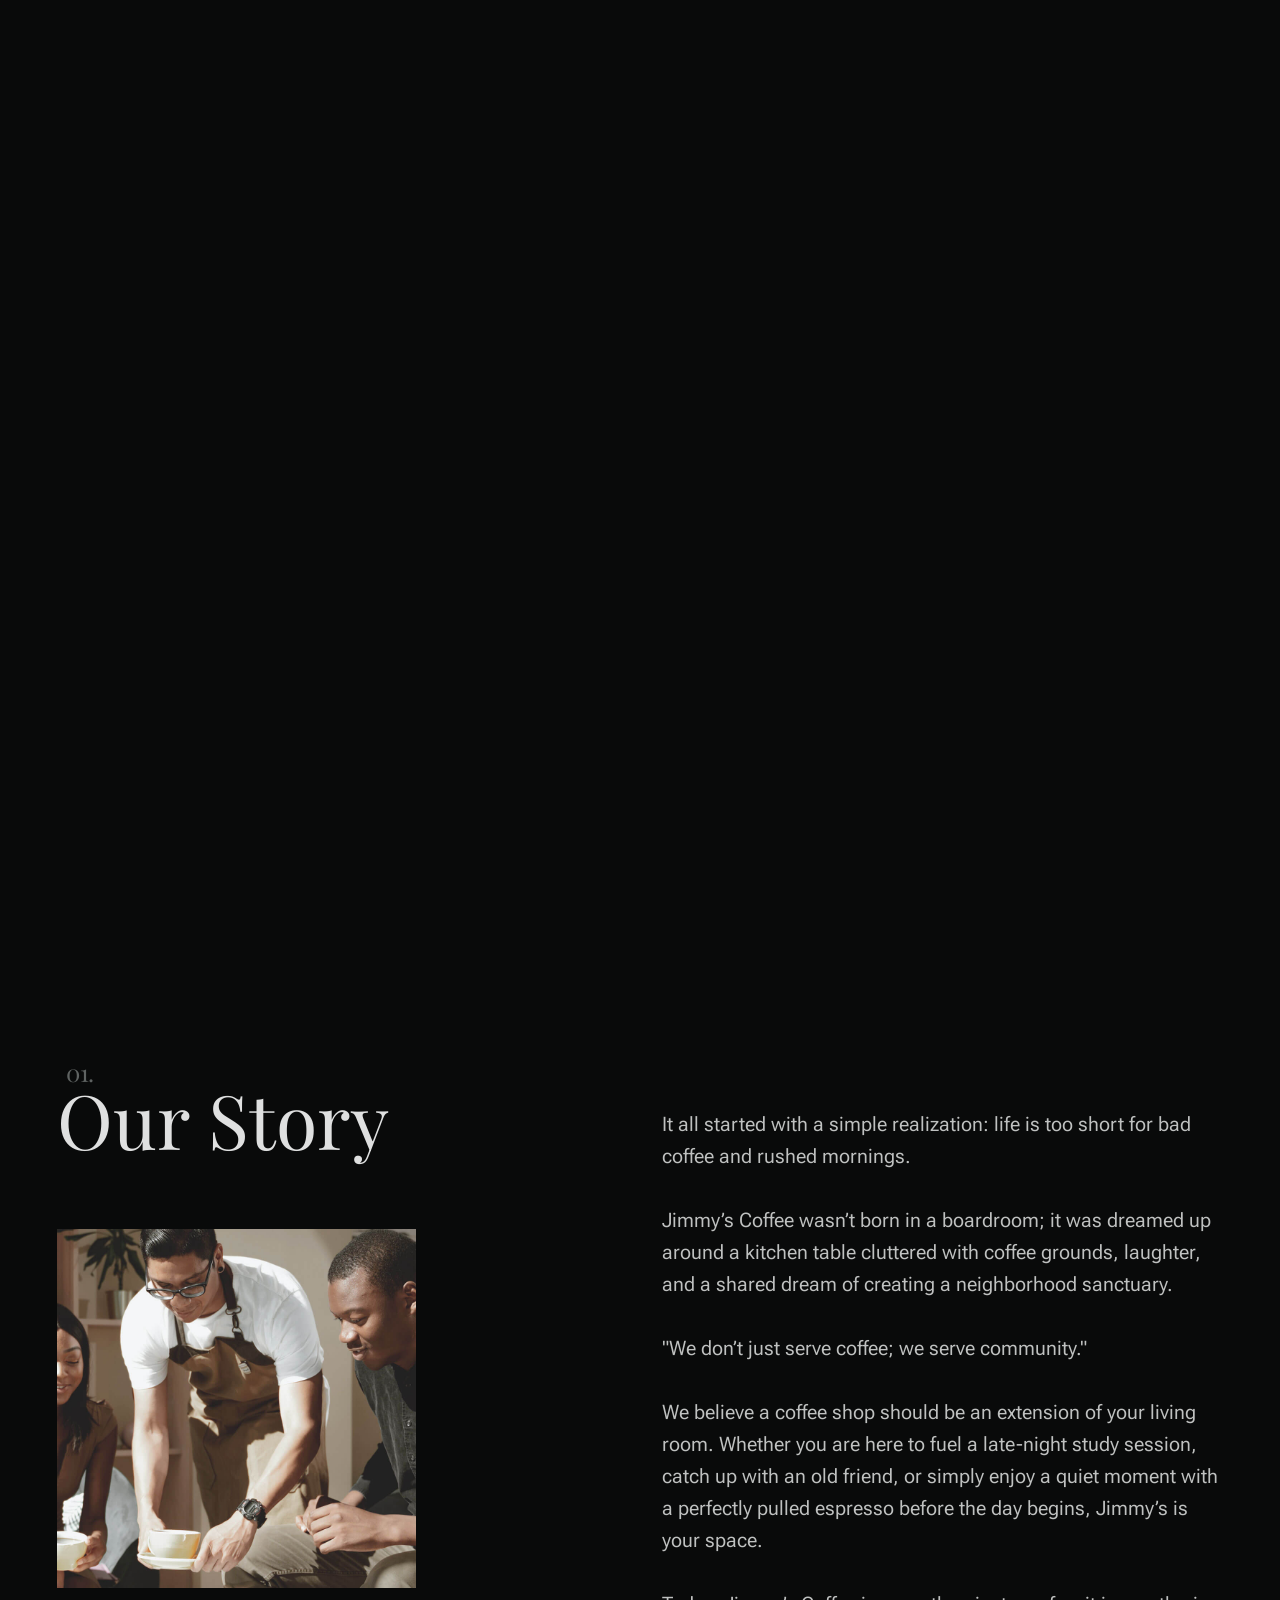
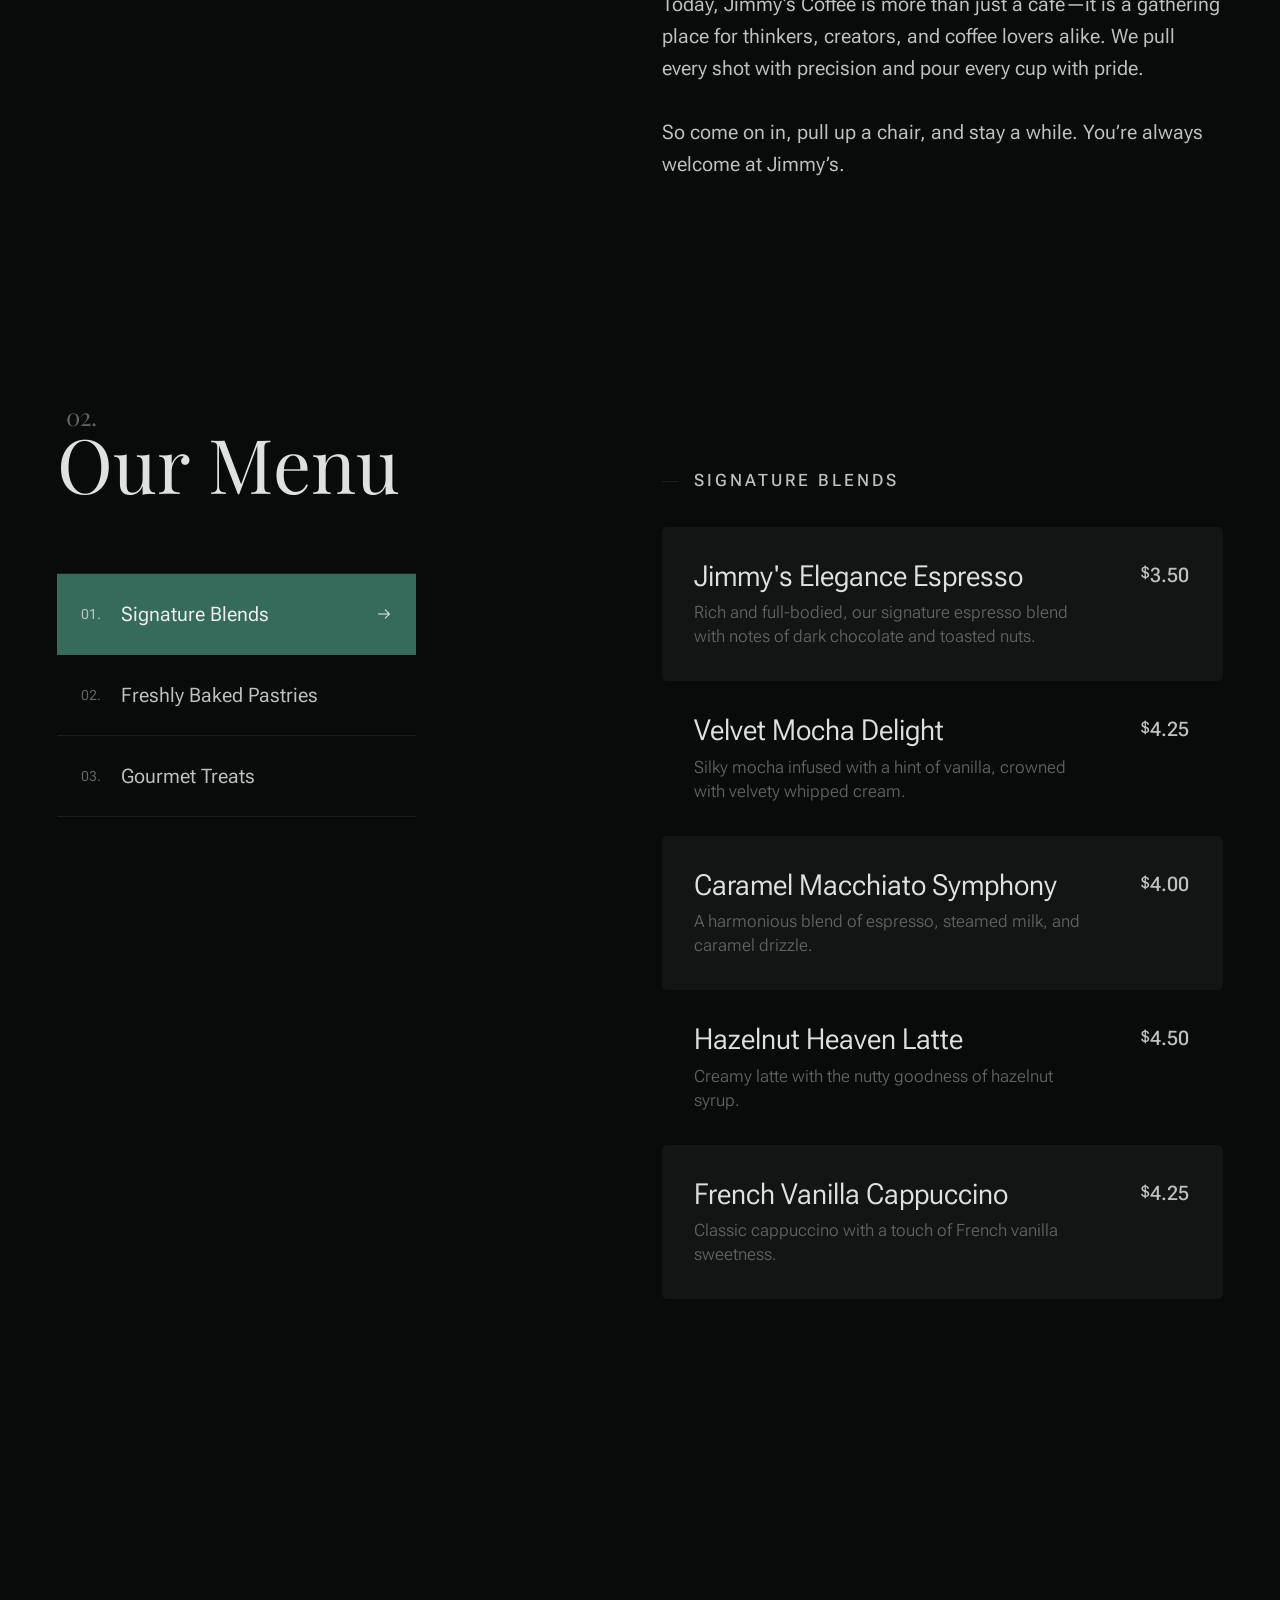
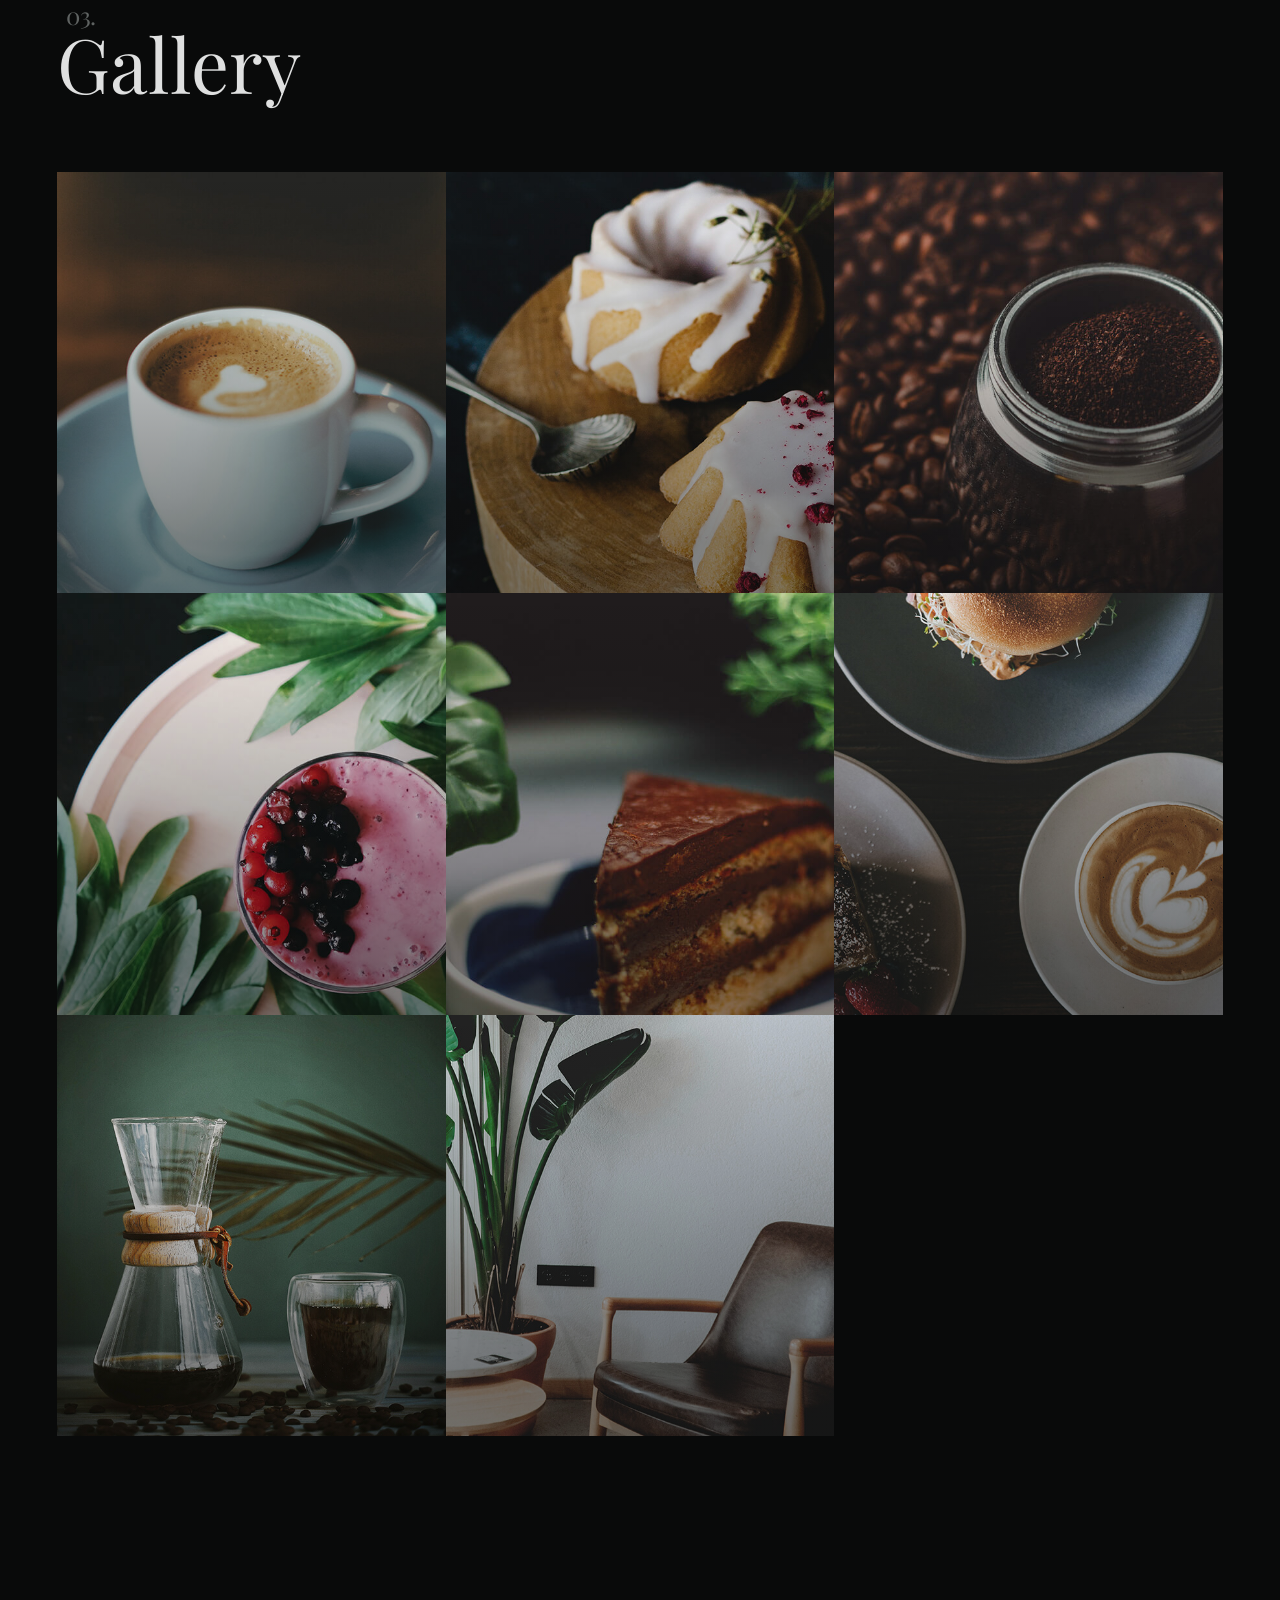
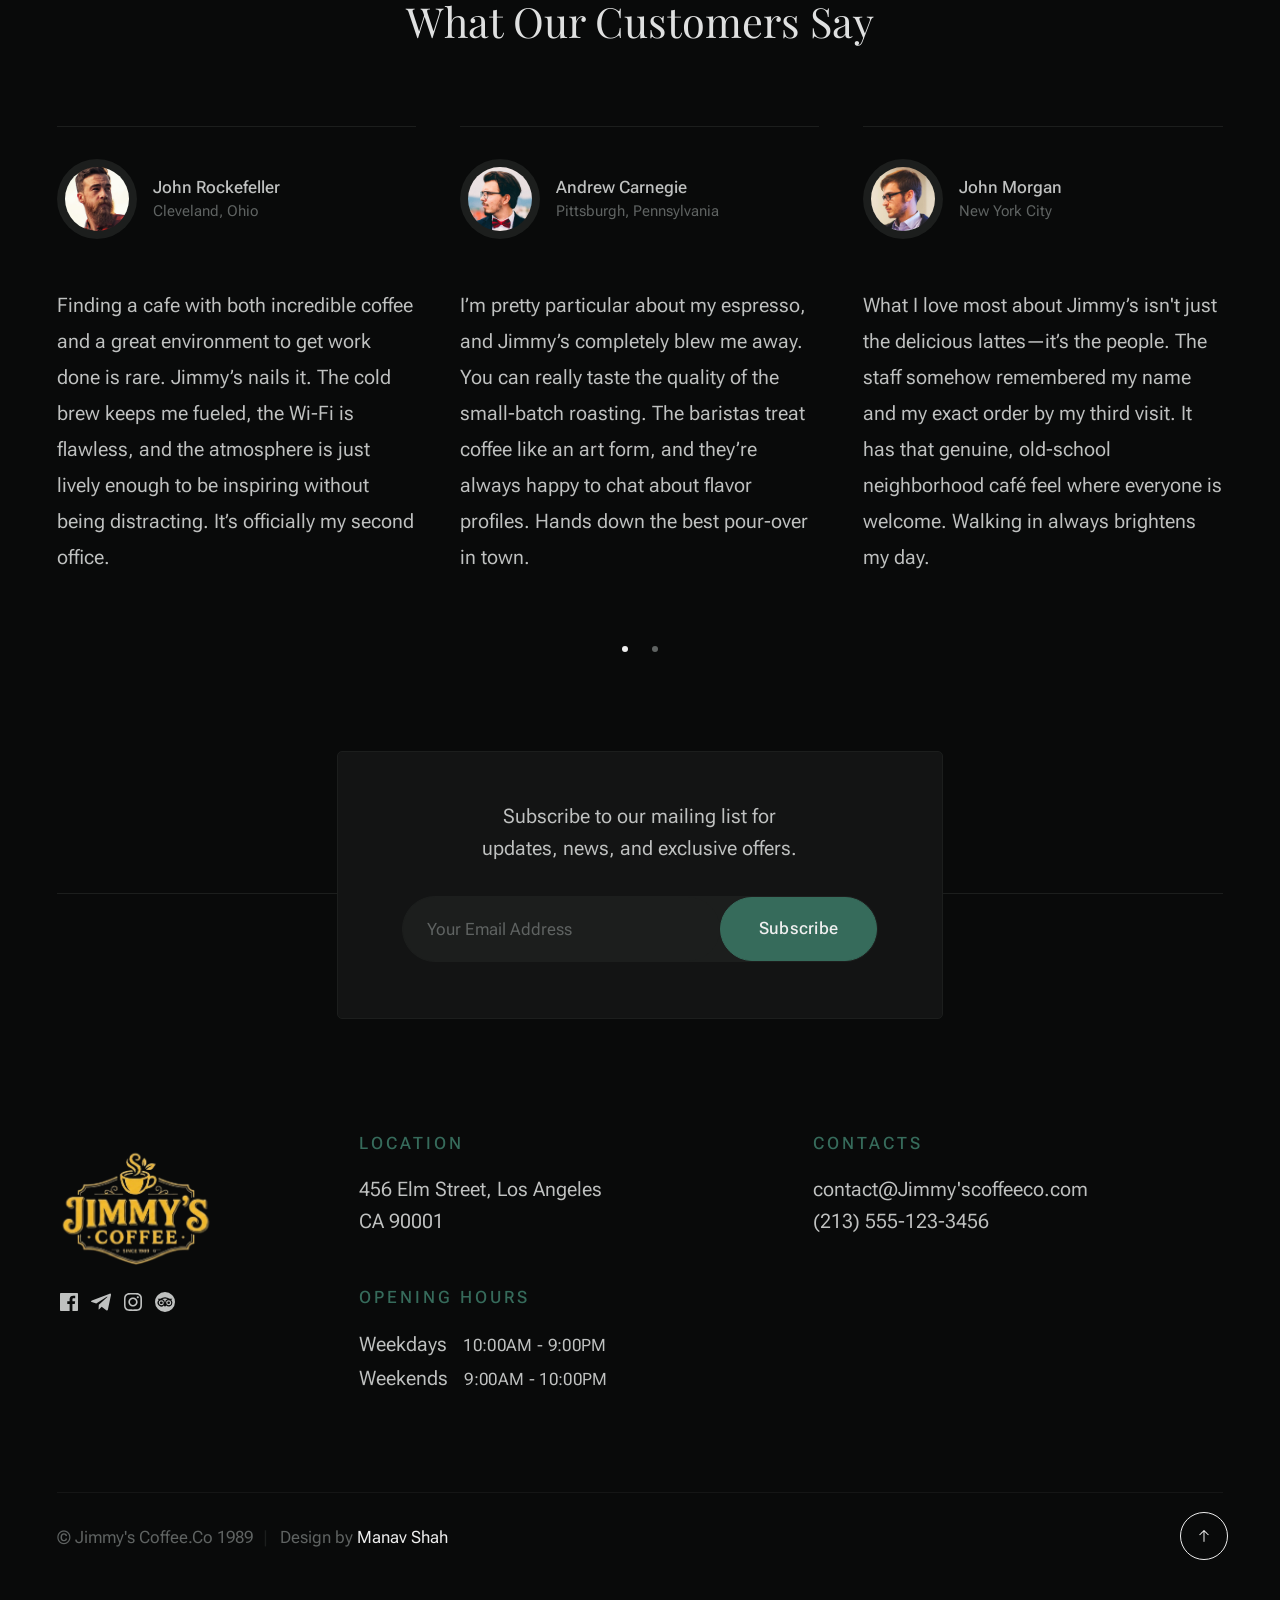
<file: Jimmy's Coffee/Index.html>
<!DOCTYPE html>
<html lang="en" class="no-js" >
<head>

    <!--- basic page needs
    ================================================== -->
    <meta charset="utf-8">
    <meta name="viewport" content="width=device-width, initial-scale=1">
    <title>Jimmy's Coffee.Co</title>

    <script>
        document.documentElement.classList.remove('no-js');
        document.documentElement.classList.add('js');
    </script>

    <!-- CSS
    ================================================== -->
    <link rel="stylesheet" href="css/vendor.css">
    <link rel="stylesheet" href="css/styles.css">

</head>


<body id="top">
    
    <!-- preloader
    ================================================== -->
    <div id="preloader">
        <div id="loader" class="dots-fade">
            <div></div>
            <div></div>
            <div></div>
        </div>
    </div>

    <!-- page wrap
    ================================================== -->
    <div id="page" class="s-pagewrap ss-home">


        <!-- # site header 
        ================================================== -->
        <header class="s-header">

            <div class="container s-header__content">
                
                <div class="s-header__block">
                    <div class="header-logo">
                        <a class="logo" href="Index.html">
                            <img src="images/Jimmy's Coffee Logo.png" alt="Logo">
                        </a>
                    </div>
                    <a class="header-menu-toggle" href="#0"><span>Menu</span></a>
                </div> <!-- end s-header__block -->
            
                <nav class="header-nav">    
                    <ul class="header-nav__links">
                        <li class="current"><a class="smoothscroll" href="#intro">Intro</a></li>
                        <li><a class="smoothscroll" href="#about">About</a></li>
                        <li><a class="smoothscroll" href="#menu">Menu</a></li>
                        <li><a class="smoothscroll" href="#gallery">Gallery</a></li>
                    </ul> <!-- end header-nav__links -->  
                    
                    <div class="header-contact">
                        <a href="tel:+" class="header-contact__num btn">
                            <svg id="Layer_1" data-name="Layer 1" xmlns="http://www.w3.org/2000/svg" viewBox="0 0 24 24" stroke-width="1.5" width="24" height="24" color="#000000"><defs><style>.cls-6376396cc3a86d32eae6f0dc-1{fill:none;stroke:currentColor;stroke-miterlimit:10;}</style></defs><path class="cls-6376396cc3a86d32eae6f0dc-1" d="M19.64,21.25c-2.54,2.55-8.38.83-13-3.84S.2,6.9,2.75,4.36L5.53,1.57,10.9,6.94l-2,2A2.18,2.18,0,0,0,8.9,12L12,15.1a2.18,2.18,0,0,0,3.07,0l2-2,5.37,5.37Z"></path></svg>
                            555-123-3456
                        </a>
                    </div> <!-- end header-contact -->
                </nav> <!-- end header-nav -->         
            
            </div> <!-- end s-header__content -->

        </header> <!-- end s-header -->


        <!-- # intro
        ================================================== -->
        <section id="intro" class="container s-intro target-section">

            <div class="grid-block s-intro__content">

                <div class="intro-header">
                    <div class="intro-header__overline">Welcome to</div>
                    <h1 class="intro-header__big-type">
                        Jimmy's <br>
                        Coffee
                    </h1>
                </div> <!-- end intro-header -->

                <figure class="intro-pic-primary">
                    <img src="images/intro-pic-primary.jpg" 
                         srcset="images/intro-pic-primary.jpg 1x, 
                         images/intro-pic-primary@2x.jpg 2x" alt="">  
                </figure> <!-- end intro-pic-primary -->    
                    
                <div class="intro-block-content">

                    <figure class="intro-block-content__pic">
                        <img src="images/intro-pic-secondary.jpg" 
                             srcset="images/intro-pic-secondary.jpg 1x, 
                             images/intro-pic-secondary@2x.jpg 2x" alt=""> 
                    </figure> <!-- end intro-pic-secondary -->   

                    <div class="intro-block-content__text-wrap">
                        <p class="intro-block-content__text">
                            Savor moments of bliss with every sip, as our expertly 
                            crafted coffees and delectable pastries embrace your senses.
                        </p>
                        
                        <ul class="intro-block-content__social">
                            <li><a href="#0">@Stories</a></li>
                            
                            <li><a href="#0">@Posts</a></li>
                            
                            <li><a href="#0">@Pins</a></li>
                            
                            <li><a href="#0">@Tweets</a></li>
                        </ul>
                    </div> <!-- end intro-block-content__social -->   

                </div> <!-- end intro-block-content -->

                <div class="intro-scroll">
                    <a class="smoothscroll" href="#about">                            
                        <span class="intro-scroll__circle-text"></span>
                        <span class="intro-scroll__text u-screen-reader-text">Scroll Down</span>
                        <div class="intro-scroll__icon">
                            <svg clip-rule="evenodd" fill-rule="evenodd" stroke-linejoin="round" stroke-miterlimit="2" viewBox="0 0 24 24" xmlns="http://www.w3.org/2000/svg"><path d="m5.214 14.522s4.505 4.502 6.259 6.255c.146.147.338.22.53.22s.384-.073.53-.22c1.754-1.752 6.249-6.244 6.249-6.244.144-.144.216-.334.217-.523 0-.193-.074-.386-.221-.534-.293-.293-.766-.294-1.057-.004l-4.968 4.968v-14.692c0-.414-.336-.75-.75-.75s-.75.336-.75.75v14.692l-4.979-4.978c-.289-.289-.761-.287-1.054.006-.148.148-.222.341-.221.534 0 .189.071.377.215.52z" fill-rule="nonzero"/></svg>
                        </div>
                    </a>
                </div> <!-- end intro-scroll -->

            </div> <!-- grid-block -->            

        </section> <!-- end s-intro -->


        <!-- # about
        ================================================== -->
        <section id="about" class="container s-about target-section">

            <div class="row s-about__content">

                <div class="column xl-4 lg-5 md-12 s-about__content-start">

                    <div class="section-header" data-num="01">
                        <h2 class="text-display-title">Our Story</h2>
                    </div>  

                    <figure class="about-pic-primary">
                        <img src="images/about-pic-primary.jpg" 
                             srcset="images/about-pic-primary.jpg 1x, 
                             images/about-pic-primary@2x.jpg 2x" alt=""> 
                    </figure>

                </div> <!-- end s-about__content-start -->

                <div class="column xl-6 lg-6 md-12 s-about__content-end">                   
                    <p>
                    It all started with a simple realization: life is too short for bad coffee and rushed mornings.
                    </p>

                    <p>
                    Jimmy’s Coffee wasn’t born in a boardroom; it was dreamed up around a kitchen table cluttered with coffee grounds, laughter, and a shared dream of creating a neighborhood sanctuary.
                    </p>

                    <p>
                    "We don’t just serve coffee; we serve community."
                    </p>

                    <p>
                    We believe a coffee shop should be an extension of your living room. Whether you are here to fuel a late-night study session, catch up with an old friend, or simply enjoy a quiet moment with a perfectly pulled espresso before the day begins, Jimmy’s is your space.
                    </p>

                    <p>Today, Jimmy’s Coffee is more than just a cafe—it is a gathering place for thinkers, creators, and coffee lovers alike. We pull every shot with precision and pour every cup with pride.</p>

                    <p>
                    So come on in, pull up a chair, and stay a while. You’re always welcome at Jimmy’s.
                    </p>

                </div> <!--end column -->
                
            </div> <!-- end s-about__content-end -->
            
        </section> <!-- end s-about -->   


        <!-- # menu
        ================================================== -->
        <section id="menu" class="container s-menu target-section">

            <div class="row s-menu__content">
                
                <div class="column xl-4 lg-5 md-12 s-menu__content-start">

                    <div class="section-header" data-num="02">
                        <h2 class="text-display-title">Our Menu</h2>
                    </div>  

                    <nav class="tab-nav">
                        <ul class="tab-nav__list"> 
                            <li>
                                <a href="tab-signature-blends">
                                    <span>Signature Blends</span>
                                    <svg clip-rule="evenodd" fill-rule="evenodd" stroke-linejoin="round" stroke-miterlimit="2" viewBox="0 0 24 24" xmlns="http://www.w3.org/2000/svg"><path d="m14.523 18.787s4.501-4.505 6.255-6.26c.146-.146.219-.338.219-.53s-.073-.383-.219-.53c-1.753-1.754-6.255-6.258-6.255-6.258-.144-.145-.334-.217-.524-.217-.193 0-.385.074-.532.221-.293.292-.295.766-.004 1.056l4.978 4.978h-14.692c-.414 0-.75.336-.75.75s.336.75.75.75h14.692l-4.979 4.979c-.289.289-.286.762.006 1.054.148.148.341.222.533.222.19 0 .378-.072.522-.215z" fill-rule="nonzero"/></svg>
                                </a>
                            </li>
                            <li>
                                <a href="#tab-pastries">
                                    <span>Freshly Baked Pastries</span>
                                    <svg clip-rule="evenodd" fill-rule="evenodd" stroke-linejoin="round" stroke-miterlimit="2" viewBox="0 0 24 24" xmlns="http://www.w3.org/2000/svg"><path d="m14.523 18.787s4.501-4.505 6.255-6.26c.146-.146.219-.338.219-.53s-.073-.383-.219-.53c-1.753-1.754-6.255-6.258-6.255-6.258-.144-.145-.334-.217-.524-.217-.193 0-.385.074-.532.221-.293.292-.295.766-.004 1.056l4.978 4.978h-14.692c-.414 0-.75.336-.75.75s.336.75.75.75h14.692l-4.979 4.979c-.289.289-.286.762.006 1.054.148.148.341.222.533.222.19 0 .378-.072.522-.215z" fill-rule="nonzero"/></svg>
                                </a>
                            </li>
                            <li>
                                <a href="#tab-gourmet-treats">
                                    <span>Gourmet Treats</span>
                                    <svg clip-rule="evenodd" fill-rule="evenodd" stroke-linejoin="round" stroke-miterlimit="2" viewBox="0 0 24 24" xmlns="http://www.w3.org/2000/svg"><path d="m14.523 18.787s4.501-4.505 6.255-6.26c.146-.146.219-.338.219-.53s-.073-.383-.219-.53c-1.753-1.754-6.255-6.258-6.255-6.258-.144-.145-.334-.217-.524-.217-.193 0-.385.074-.532.221-.293.292-.295.766-.004 1.056l4.978 4.978h-14.692c-.414 0-.75.336-.75.75s.336.75.75.75h14.692l-4.979 4.979c-.289.289-.286.762.006 1.054.148.148.341.222.533.222.19 0 .378-.072.522-.215z" fill-rule="nonzero"/></svg>
                                </a>
                            </li>
                        </ul>
                    </nav> <!-- end tab-nav -->

                </div> <!-- end s-menu__content-start -->

                <div class="column xl-6 lg-6 md-12 s-menu__content-end">

                    <div class="tab-content menu-block">

                        <div id="tab-signature-blends" class="menu-block__group tab-content__item">

                            <h6 class="menu-block__cat-name">
                                Signature Blends
                            </h6>

                            <ul class="menu-list">
                                <li class="menu-list__item">
                                    <div class="menu-list__item-desc">                                            
                                        <h4>Jimmy's Elegance Espresso</h4>
                                        <p>
                                            Rich and full-bodied, our signature espresso blend with notes of dark chocolate and toasted nuts.
                                        </p>
                                    </div>
                                    <div class="menu-list__item-price">
                                        <span>$</span>3.50
                                    </div>
                                </li>
                                <li class="menu-list__item">
                                    <div class="menu-list__item-desc">                                            
                                        <h4>Velvet Mocha Delight</h4>
                                        <p>
                                            Silky mocha infused with a hint of vanilla, crowned with velvety whipped cream.
                                        </p>
                                    </div>
                                    <div class="menu-list__item-price">
                                        <span>$</span>4.25
                                    </div>
                                </li>
                                <li class="menu-list__item">
                                    <div class="menu-list__item-desc">                                            
                                        <h4>Caramel Macchiato Symphony</h4>
                                        <p>
                                            A harmonious blend of espresso, steamed milk, and caramel drizzle.
                                        </p>
                                    </div>
                                    <div class="menu-list__item-price">
                                        <span>$</span>4.00
                                    </div>
                                </li>
                                <li class="menu-list__item">
                                    <div class="menu-list__item-desc">                                            
                                        <h4>Hazelnut Heaven Latte</h4>
                                        <p>
                                        Creamy latte with the nutty goodness of hazelnut syrup.
                                        </p>
                                    </div>
                                    <div class="menu-list__item-price">
                                        <span>$</span>4.50
                                    </div>
                                </li>
                                <li class="menu-list__item">
                                    <div class="menu-list__item-desc">                                            
                                        <h4>French Vanilla Cappuccino</h4>
                                        <p>
                                            Classic cappuccino with a touch of French vanilla sweetness.
                                        </p>
                                    </div>
                                    <div class="menu-list__item-price">
                                        <span>$</span>4.25
                                    </div>
                                </li>
                            </ul> <!-- end menu-list -->

                        </div> <!-- end tab-content__item -->


                        <div id="tab-pastries" class="menu-block__group tab-content__item">

                            <h6 class="menu-block__cat-name">
                                Freshly Baked Pastries
                            </h6>

                            <ul class="menu-list">
                                <li class="menu-list__item">
                                    <div class="menu-list__item-desc">                                            
                                        <h4>Buttery Croissants</h4>
                                        <p>
                                        Flaky and buttery croissants baked to perfection.
                                        </p>
                                    </div>
                                    <div class="menu-list__item-price">
                                        <span>$</span>2.50
                                    </div>
                                </li>
                                <li class="menu-list__item">
                                    <div class="menu-list__item-desc">                                            
                                        <h4>Flaky Almond Danishes</h4>
                                        <p>
                                        Delicate pastries filled with almond paste and sliced almonds.
                                        </p>
                                    </div>
                                    <div class="menu-list__item-price">
                                        <span>$</span>3.00
                                    </div>
                                </li>
                                <li class="menu-list__item">
                                    <div class="menu-list__item-desc">                                            
                                        <h4>Blueberry Streusel Muffins</h4>
                                        <p>
                                        Moist muffins bursting with blueberries and a crumbly streusel top.
                                        </p>
                                    </div>
                                    <div class="menu-list__item-price">
                                        <span>$</span>2.75
                                    </div>
                                </li>
                                <li class="menu-list__item">
                                    <div class="menu-list__item-desc">                                            
                                        <h4>Chocolate-Filled Scones</h4>
                                        <p>
                                        Tender scones with a surprise chocolate center.
                                        </p>
                                    </div>
                                    <div class="menu-list__item-price">
                                        <span>$</span>3.25
                                    </div>
                                </li>
                                <li class="menu-list__item">
                                    <div class="menu-list__item-desc">                                            
                                        <h4>Raspberry Cream Cheese Danish</h4>
                                        <p>
                                        Sweet and tangy raspberry filling in a cream cheese danish.
                                        </p>
                                    </div>
                                    <div class="menu-list__item-price">
                                        <span>$</span>3.25
                                    </div>
                                </li>
                            </ul> <!-- end menu-list -->

                        </div> <!-- end tab-content__item -->


                        <div id="tab-gourmet-treats" class="menu-block__group tab-content__item">

                            <h6 class="menu-block__cat-name">
                                Gourmet Treats
                            </h6>

                            <ul class="menu-list">
                                <li class="menu-list__item">
                                    <div class="menu-list__item-desc">                                            
                                        <h4>Artisanal Dark Chocolate Truffles</h4>
                                        <p>
                                        Luxurious dark chocolate truffles dusted with cocoa powder.
                                        </p>
                                    </div>
                                    <div class="menu-list__item-price">
                                        <span>$</span>2.75
                                    </div>
                                </li>
                                <li class="menu-list__item">
                                    <div class="menu-list__item-desc">                                            
                                        <h4>Handcrafted Praline Bonbons</h4>
                                        <p>
                                        Praline-filled bonbons topped with a caramelized nut.
                                        </p>
                                    </div>
                                    <div class="menu-list__item-price">
                                        <span>$</span>3.00
                                    </div>
                                </li>
                                <li class="menu-list__item">
                                    <div class="menu-list__item-desc">                                            
                                        <h4>Pistachio and Sea Salt Toffee</h4>
                                        <p>
                                        Crunchy toffee coated in pistachios and sea salt.
                                        </p>
                                    </div>
                                    <div class="menu-list__item-price">
                                        <span>$</span>4.00
                                    </div>
                                </li>
                                <li class="menu-list__item">
                                    <div class="menu-list__item-desc">                                            
                                        <h4>Raspberry White Chocolate Bark</h4>
                                        <p>
                                        Creamy white chocolate with swirls of raspberry and a sprinkle of almonds. 
                                        </p>
                                    </div>
                                    <div class="menu-list__item-price">
                                        <span>$</span>3.50
                                    </div>
                                </li>
                                <li class="menu-list__item">
                                    <div class="menu-list__item-desc">                                            
                                        <h4>Salted Caramel Brownie Bites</h4>
                                        <p>
                                        Fudgy brownie bites with a caramel drizzle and a touch of sea salt.
                                        </p>
                                    </div>
                                    <div class="menu-list__item-price">
                                        <span>$</span>2.50
                                    </div>
                                </li>
                            </ul> <!-- end menu-list -->
                            
                        </div> <!-- end tab-content__item -->

                    </div> <!-- menu-block -->

                </div> <!-- end s-menu__content-end -->

            </div> <!-- end s-menu__content -->

        </section> <!-- end s-menu -->  


        <!-- # gallery
        ================================================== -->
        <section id="gallery" class="container s-gallery target-section">

            <div class="row s-gallery__header">
                <div class="column xl-12 section-header-wrap">
                    <div class="section-header" data-num="03">
                        <h2 class="text-display-title">Gallery</h2>
                    </div>               
                </div> <!-- end section-header-wrap -->   
            </div> <!-- end s-gallery__header -->   

            <div class="gallery-items grid-cols grid-cols--wrap">

                <div class="gallery-items__item grid-cols__column">
                    <a href="images/gallery/large/l-gallery-01.jpg" class="gallery-items__item-thumb glightbox">
                        <img src="images/gallery/gallery-01.jpg" 
                            srcset="images/gallery/gallery-01.jpg 1x, 
                                    images/gallery/gallery-01@2x.jpg 2x" alt="">                                
                    </a>
                </div> <!-- end gallery-items__item-->
    
                <div class="gallery-items__item grid-cols__column">
                    <a href="images/gallery/large/l-gallery-02.jpg" class="gallery-items__item-thumb glightbox">
                        <img src="images/gallery/gallery-02.jpg" 
                            srcset="images/gallery/gallery-02.jpg 1x, 
                                    images/gallery/gallery-02@2x.jpg 2x" alt="">
                    </a>
                </div> <!-- end gallery-items__item -->
    
                <div class="gallery-items__item grid-cols__column">
                    <a href="images/gallery/large/l-gallery-03.jpg" class="gallery-items__item-thumb glightbox">
                        <img src="images/gallery/gallery-03.jpg" 
                            srcset="images/gallery/gallery-03.jpg 1x, 
                                    images/gallery/gallery-03@2x.jpg 2x" alt="">
                    </a>
                </div> <!-- end gallery-items__item -->
    
                <div class="gallery-items__item grid-cols__column">
                    <a href="images/gallery/large/l-gallery-04.jpg" class="gallery-items__item-thumb glightbox">
                        <img src="images/gallery/gallery-04.jpg" 
                            srcset="images/gallery/gallery-04.jpg 1x, 
                                    images/gallery/gallery-04@2x.jpg 2x" alt="">
                    </a>
                </div> <!-- end gallery-items__item -->
    
                <div class="gallery-items__item grid-cols__column">
                    <a href="images/gallery/large/l-gallery-05.jpg" class="gallery-items__item-thumb glightbox">
                        <img src="images/gallery/gallery-05.jpg" 
                            srcset="images/gallery/gallery-05.jpg 1x, 
                                    images/gallery/gallery-05@2x.jpg 2x" alt="">
                    </a>
                </div> <!-- end gallery-items__item -->
    
                <div class="gallery-items__item grid-cols__column">
                    <a href="images/gallery/large/l-gallery-06.jpg" class="gallery-items__item-thumb glightbox">
                        <img src="images/gallery/gallery-06.jpg" 
                            srcset="images/gallery/gallery-06.jpg 1x, 
                                    images/gallery/gallery-06@2x.jpg 2x" alt="">
                    </a>
                </div> <!-- end gallery-items__item -->
    
                <div class="gallery-items__item grid-cols__column">
                    <a href="images/gallery/large/l-gallery-07.jpg" class="gallery-items__item-thumb glightbox">
                        <img src="images/gallery/gallery-07.jpg" 
                            srcset="images/gallery/gallery-07.jpg 1x, 
                                    images/gallery/gallery-07@2x.jpg 2x" alt="">
                    </a>
                </div> <!-- end gallery-items__item -->
    
                <div class="gallery-items__item grid-cols__column">
                    <a href="images/gallery/large/l-gallery-08.jpg" class="gallery-items__item-thumb glightbox">
                        <img src="images/gallery/gallery-08.jpg" 
                            srcset="images/gallery/gallery-08.jpg 1x, 
                                    images/gallery/gallery-08@2x.jpg 2x" alt="">
                    </a>
                </div> <!-- end gallery-items__item -->
                
            </div> <!-- end grid-list-items -->

        </section> <!-- end s-gallery -->  


        <!-- # testimonials
        ================================================== -->
        <section id="testimonials" class="container s-testimonials">

            <div class="row s-testimonials__content">
                <div class="column xl-12">

                    <h3 class="testimonials-title u-text-center">What Our Customers Say</h3>
    
                    <div class="swiper-container testimonials-slider">    
                        <div class="swiper-wrapper">

                            <div class="testimonials-slider__slide swiper-slide">
                                <div class="testimonials-slider__author">
                                    <img src="images/avatars/user-02.jpg" alt="Author image" class="testimonials-slider__avatar">
                                    <cite class="testimonials-slider__cite">
                                        John Rockefeller
                                        <span>Cleveland, Ohio</span>
                                    </cite>
                                </div>
                                <p>
                                Finding a cafe with both incredible coffee and a great environment to get work done is rare. Jimmy’s nails it. The cold brew keeps me fueled, the Wi-Fi is flawless, and the atmosphere is just lively enough to be inspiring without being distracting. It’s officially my second office.
                                </p>
                            </div> <!-- end testimonials-slider__slide -->
            
                            <div class="testimonials-slider__slide swiper-slide">
                                <div class="testimonials-slider__author">
                                    <img src="images/avatars/user-03.jpg" alt="Author image" class="testimonials-slider__avatar">
                                    <cite class="testimonials-slider__cite">
                                        Andrew Carnegie
                                        <span>Pittsburgh, Pennsylvania</span>
                                    </cite>
                                </div>
                                <p>
                                I’m pretty particular about my espresso, and Jimmy’s completely blew me away. You can really taste the quality of the small-batch roasting. The baristas treat coffee like an art form, and they’re always happy to chat about flavor profiles. Hands down the best pour-over in town.
                                </p>
                            </div> <!-- end testimonials-slider__slide -->
            
                            <div class="testimonials-slider__slide swiper-slide">
                                <div class="testimonials-slider__author">
                                    <img src="images/avatars/user-01.jpg" alt="Author image" class="testimonials-slider__avatar">
                                    <cite class="testimonials-slider__cite">
                                        John Morgan
                                        <span>New York City</span>
                                    </cite>
                                </div>
                                <p>
                                What I love most about Jimmy’s isn't just the delicious lattes—it’s the people. The staff somehow remembered my name and my exact order by my third visit. It has that genuine, old-school neighborhood café feel where everyone is welcome. Walking in always brightens my day.
                                </p>
                            </div> <!-- end testimonials-slider__slide -->
    
                            <div class="testimonials-slider__slide swiper-slide">
                                <div class="testimonials-slider__author">
                                    <img src="images/avatars/user-06.jpg" alt="Author image" class="testimonials-slider__avatar">
                                    <cite class="testimonials-slider__cite">
                                        Henry Ford
                                        <span>Dearborn, Michigan</span>
                                    </cite>
                                </div>
                                <p>
                                Jimmy’s Coffee is our absolute go-to every Saturday morning. My partner gets the oat milk cappuccino, I get the chai, and we always fight over the last almond croissant. It’s the coziest spot to relax, slow down, and start the weekend off right.
                                </p>
                            </div> <!-- end testimonials-slider__slide -->
        
                        </div> <!-- end swiper-wrapper -->
    
                        <div class="swiper-pagination"></div>
    
                    </div> <!-- end testimonials-slider -->
    
                </div> <!-- end column -->
            </div> <!-- end s-testimonials__content -->

        </section> <!-- end s-testimonials --> 

        
        <!-- # footer 
        ================================================== -->
        <footer id="footer" class="container s-footer">  
            
            <div class="row s-footer__top row-x-center">
                <div class="column xl-6 lg-8 md-10 footer-block footer-newsletter">                  
    
                    <h5>
                    Subscribe to our mailing list for <br>
                    updates, news, and exclusive offers.
                    </h5>
    
                    <div class="subscribe-form">
                        <form id="mc-form" class="mc-form">
                            <div class="mc-input-wrap">
                                <input type="email" name="EMAIL" id="mce-EMAIL" placeholder="Your Email Address" title="The domain portion of the email address is invalid (the portion after the @)." pattern="^([^\x00-\x20\x22\x28\x29\x2c\x2e\x3a-\x3c\x3e\x40\x5b-\x5d\x7f-\xff]+|\x22([^\x0d\x22\x5c\x80-\xff]|\x5c[\x00-\x7f])*\x22)(\x2e([^\x00-\x20\x22\x28\x29\x2c\x2e\x3a-\x3c\x3e\x40\x5b-\x5d\x7f-\xff]+|\x22([^\x0d\x22\x5c\x80-\xff]|\x5c[\x00-\x7f])*\x22))*\x40([^\x00-\x20\x22\x28\x29\x2c\x2e\x3a-\x3c\x3e\x40\x5b-\x5d\x7f-\xff]+|\x5b([^\x0d\x5b-\x5d\x80-\xff]|\x5c[\x00-\x7f])*\x5d)(\x2e([^\x00-\x20\x22\x28\x29\x2c\x2e\x3a-\x3c\x3e\x40\x5b-\x5d\x7f-\xff]+|\x5b([^\x0d\x5b-\x5d\x80-\xff]|\x5c[\x00-\x7f])*\x5d))*(\.\w{2,})+$" required>
                                <input type="submit" name="subscribe" value="Subscribe" class="btn btn--primary">
                                <!-- <div style="position: absolute; left: -5000px;" aria-hidden="true"><input type="text" name="b_cdb7b577e41181934ed6a6a44_9a91cfe7b3" tabindex="-1" value=""></div> -->
                            </div> 
                            <div class="mc-status"></div>
                        </form>
                    </div> <!-- end subscribe-form -->

                </div> <!-- end footer-newsletter -->
            </div> <!-- end s-footer__top -->         

            <div class="row s-footer__main">             
                <div class="column xl-3 lg-12 footer-block s-footer__main-start">     

                    <div class="s-footer__logo">
                        <a class="logo" href="index.html">
                            <img src="images\Jimmy's Coffee Logo.png" alt="Logo">
                        </a>
                    </div>  

                    <ul class="s-footer__social social-list">
                        <li>
                            <a href="#0">
                                <svg xmlns="http://www.w3.org/2000/svg" width="24" height="24" viewBox="0 0 24 24" style="fill:rgba(0, 0, 0, 1);transform:-ms-filter;"><path d="M20,3H4C3.447,3,3,3.448,3,4v16c0,0.552,0.447,1,1,1h8.615v-6.96h-2.338v-2.725h2.338v-2c0-2.325,1.42-3.592,3.5-3.592 c0.699-0.002,1.399,0.034,2.095,0.107v2.42h-1.435c-1.128,0-1.348,0.538-1.348,1.325v1.735h2.697l-0.35,2.725h-2.348V21H20 c0.553,0,1-0.448,1-1V4C21,3.448,20.553,3,20,3z"></path></svg>
                                <span class="u-screen-reader-text">Facebook</span>
                            </a>
                        </li>
                        <li>
                            <a href="#0">
                                <svg xmlns="http://www.w3.org/2000/svg" width="24" height="24" viewBox="0 0 24 24" style="fill: rgba(0, 0, 0, 1);transform: msFilter;"><path d="m20.665 3.717-17.73 6.837c-1.21.486-1.203 1.161-.222 1.462l4.552 1.42 10.532-6.645c.498-.303.953-.14.579.192l-8.533 7.701h-.002l.002.001-.314 4.692c.46 0 .663-.211.921-.46l2.211-2.15 4.599 3.397c.848.467 1.457.227 1.668-.785l3.019-14.228c.309-1.239-.473-1.8-1.282-1.434z"></path></svg>
                                <span class="u-screen-reader-text">Telegram</span>
                            </a>
                        </li>
                        <li>
                            <a href="#0">
                                <svg xmlns="http://www.w3.org/2000/svg" width="24" height="24" viewBox="0 0 24 24" style="fill:rgba(0, 0, 0, 1);transform: -ms-filter;"><path d="M11.999,7.377c-2.554,0-4.623,2.07-4.623,4.623c0,2.554,2.069,4.624,4.623,4.624c2.552,0,4.623-2.07,4.623-4.624 C16.622,9.447,14.551,7.377,11.999,7.377L11.999,7.377z M11.999,15.004c-1.659,0-3.004-1.345-3.004-3.003 c0-1.659,1.345-3.003,3.004-3.003s3.002,1.344,3.002,3.003C15.001,13.659,13.658,15.004,11.999,15.004L11.999,15.004z"></path><circle cx="16.806" cy="7.207" r="1.078"></circle><path d="M20.533,6.111c-0.469-1.209-1.424-2.165-2.633-2.632c-0.699-0.263-1.438-0.404-2.186-0.42 c-0.963-0.042-1.268-0.054-3.71-0.054s-2.755,0-3.71,0.054C7.548,3.074,6.809,3.215,6.11,3.479C4.9,3.946,3.945,4.902,3.477,6.111 c-0.263,0.7-0.404,1.438-0.419,2.186c-0.043,0.962-0.056,1.267-0.056,3.71c0,2.442,0,2.753,0.056,3.71 c0.015,0.748,0.156,1.486,0.419,2.187c0.469,1.208,1.424,2.164,2.634,2.632c0.696,0.272,1.435,0.426,2.185,0.45 c0.963,0.042,1.268,0.055,3.71,0.055s2.755,0,3.71-0.055c0.747-0.015,1.486-0.157,2.186-0.419c1.209-0.469,2.164-1.424,2.633-2.633 c0.263-0.7,0.404-1.438,0.419-2.186c0.043-0.962,0.056-1.267,0.056-3.71s0-2.753-0.056-3.71C20.941,7.57,20.801,6.819,20.533,6.111z M19.315,15.643c-0.007,0.576-0.111,1.147-0.311,1.688c-0.305,0.787-0.926,1.409-1.712,1.711c-0.535,0.199-1.099,0.303-1.67,0.311 c-0.95,0.044-1.218,0.055-3.654,0.055c-2.438,0-2.687,0-3.655-0.055c-0.569-0.007-1.135-0.112-1.669-0.311 c-0.789-0.301-1.414-0.923-1.719-1.711c-0.196-0.534-0.302-1.099-0.311-1.669c-0.043-0.95-0.053-1.218-0.053-3.654 c0-2.437,0-2.686,0.053-3.655c0.007-0.576,0.111-1.146,0.311-1.687c0.305-0.789,0.93-1.41,1.719-1.712 c0.534-0.198,1.1-0.303,1.669-0.311c0.951-0.043,1.218-0.055,3.655-0.055c2.437,0,2.687,0,3.654,0.055 c0.571,0.007,1.135,0.112,1.67,0.311c0.786,0.303,1.407,0.925,1.712,1.712c0.196,0.534,0.302,1.099,0.311,1.669 c0.043,0.951,0.054,1.218,0.054,3.655c0,2.436,0,2.698-0.043,3.654H19.315z"></path></svg>
                                <span class="u-screen-reader-text">Instagram</span>
                            </a>
                        </li>
                        <li>
                            <a href="#0">
                                <svg xmlns="http://www.w3.org/2000/svg" width="24" height="24" viewBox="0 0 24 24" style="fill: rgba(0, 0, 0, 1);transform: msFilter;"><path d="M8.31 10.28a2.5 2.5 0 1 0 2.5 2.49 2.5 2.5 0 0 0-2.5-2.49zm0 3.8a1.31 1.31 0 1 1 0-2.61 1.31 1.31 0 1 1 0 2.61zm7.38-3.8a2.5 2.5 0 1 0 2.5 2.49 2.5 2.5 0 0 0-2.5-2.49zM17 12.77a1.31 1.31 0 1 1-1.31-1.3 1.31 1.31 0 0 1 1.31 1.3z"></path><path d="M12 2a10 10 0 1 0 10 10A10 10 0 0 0 12 2zm7.38 10.77a3.69 3.69 0 0 1-6.2 2.71L12 16.77l-1.18-1.29a3.69 3.69 0 1 1-5-5.44l-1.2-1.3H7.3a8.33 8.33 0 0 1 9.41 0h2.67l-1.2 1.31a3.71 3.71 0 0 1 1.2 2.72z"></path><path d="M14.77 9.05a7.19 7.19 0 0 0-5.54 0A4.06 4.06 0 0 1 12 12.7a4.08 4.08 0 0 1 2.77-3.65z"></path></svg>
                                <span class="u-screen-reader-text">Tripadvisor</span>
                            </a>
                        </li>
                    </ul> <!--end s-footer__social -->

                </div> <!-- end s-footer__main-start -->
                

                <div class="column xl-9 lg-12 s-footer__main-end grid-cols grid-cols--wrap">

                    <div class="grid-cols__column footer-block">
                        <h6>Location</h6>
                        <p>
                        456 Elm Street, Los Angeles <br>
                        CA 90001
                        </p>
                    </div>
                    
                    <div class="grid-cols__column footer-block">     
                        <h6>Contacts</h6>
                        <ul class="link-list">
                            <li><a href="mailto:#0">contact@Jimmy'scoffeeco.com</a></li>
                            <li><a href="tel:+2135551212">(213) 555-123-3456</a></li>
                        </ul> 
                    </div>
                    
                    <div class="grid-cols__column footer-block">                   
                        <h6>Opening Hours</h6>
                        <ul class="opening-hours">
                            <li><span class="opening-hours__days">Weekdays</span><span class="opening-hours__time">10:00am - 9:00pm</span></li>
                            <li><span class="opening-hours__days">Weekends</span><span class="opening-hours__time">9:00am - 10:00pm</span></li>
                        </ul> 
                    </div>  

                </div> <!-- s-footer__main-end -->                  

            </div> <!-- end  s-footer__main-content -->                 
            
            <div class="row s-footer__bottom">       
                
                <div class="column xl-6 lg-12">
                    <p class="ss-copyright">
                        <span>© Jimmy's Coffee.Co 1989</span> 
                        <span>Design by <a href="Manav Shah">Manav Shah</a></span>
                    
                        
                    </p>
                </div>

            </div> <!-- end s-footer__bottom -->          

            <div class="ss-go-top">
                <a class="smoothscroll" title="Back to Top" href="#top">                 
                    <svg clip-rule="evenodd" fill-rule="evenodd" stroke-linejoin="round" stroke-miterlimit="2" viewBox="0 0 24 24" xmlns="http://www.w3.org/2000/svg"><path d="m14.523 18.787s4.501-4.505 6.255-6.26c.146-.146.219-.338.219-.53s-.073-.383-.219-.53c-1.753-1.754-6.255-6.258-6.255-6.258-.144-.145-.334-.217-.524-.217-.193 0-.385.074-.532.221-.293.292-.295.766-.004 1.056l4.978 4.978h-14.692c-.414 0-.75.336-.75.75s.336.75.75.75h14.692l-4.979 4.979c-.289.289-.286.762.006 1.054.148.148.341.222.533.222.19 0 .378-.072.522-.215z" fill-rule="nonzero"/></svg>
                </a>                                
                <span>Back To Top</span>   
            </div> <!-- end ss-go-top -->
            
        </footer> <!-- end s-footer -->

    </div> <!-- end page-wrap -->


    <!-- Java Script
    ================================================== -->
    <script src="js/plugins.js"></script>
    <script src="js/main.js"></script>

</body>
</html>
</file>
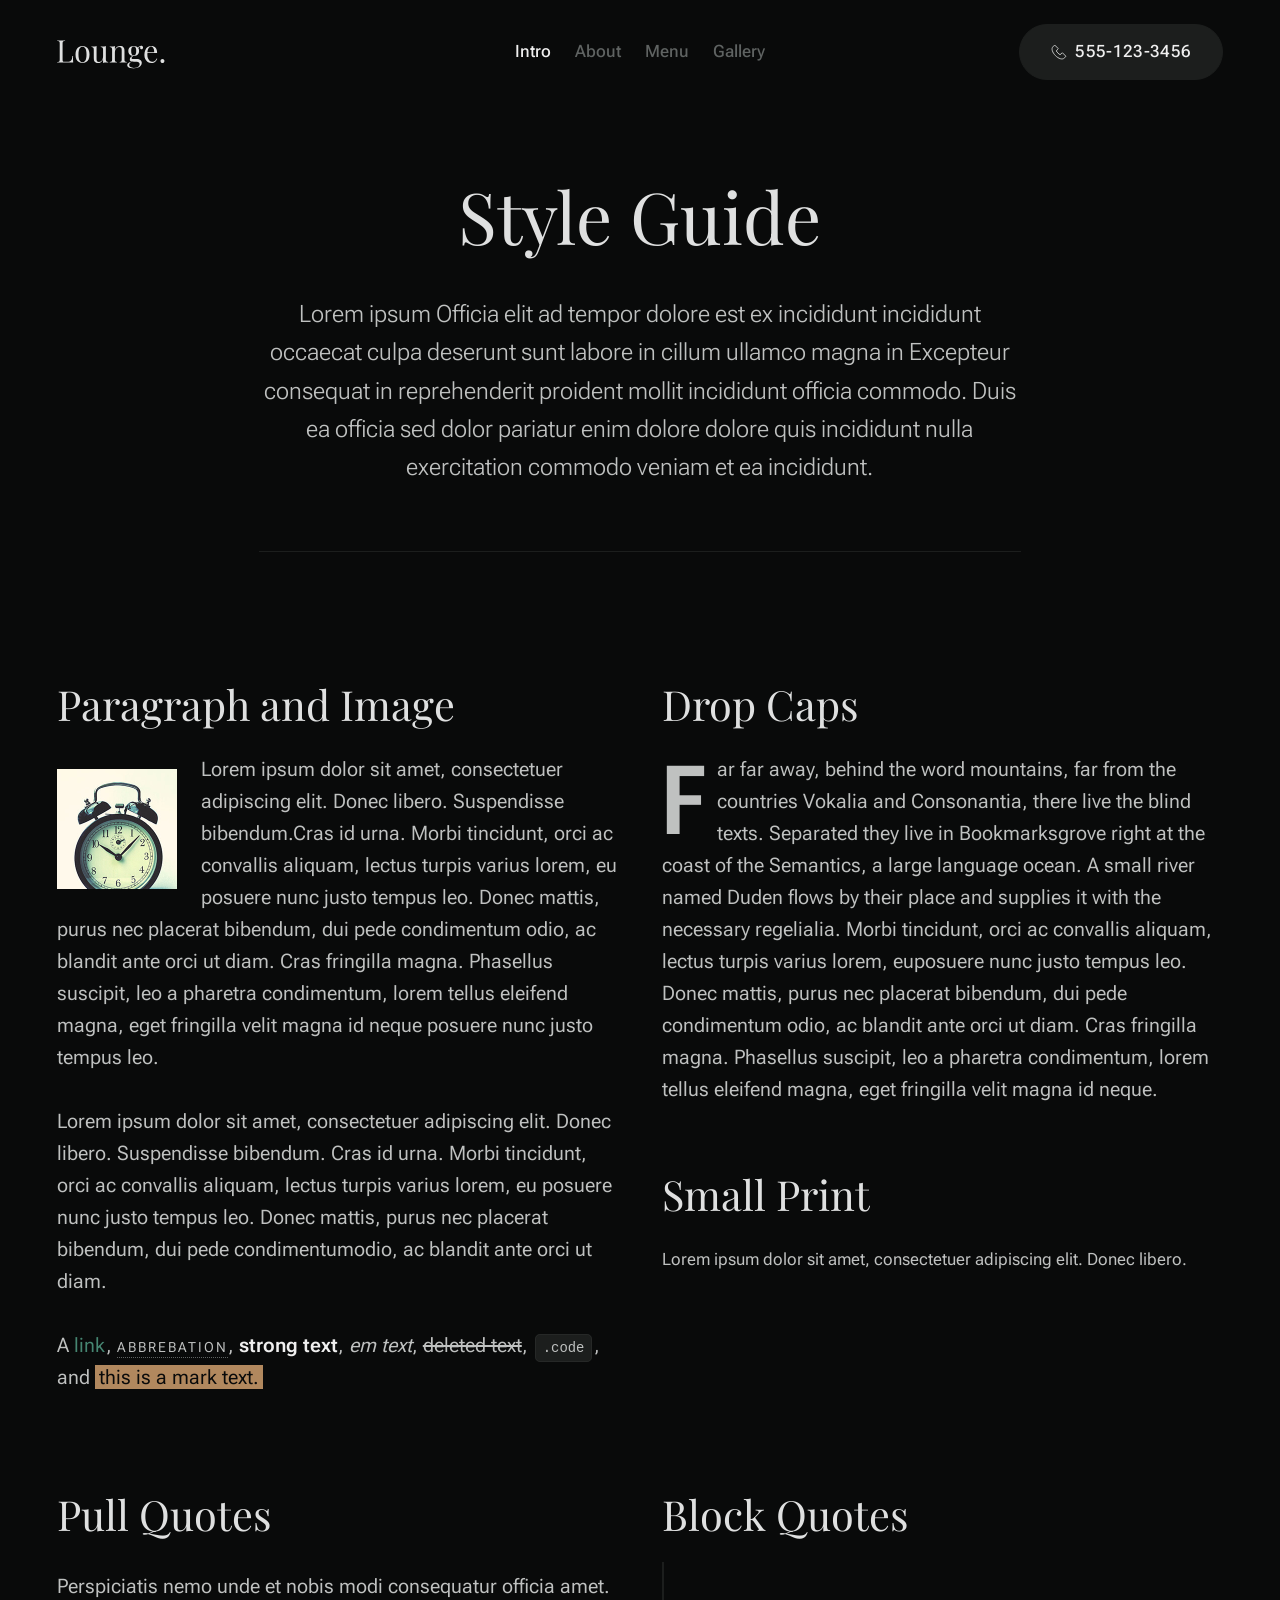
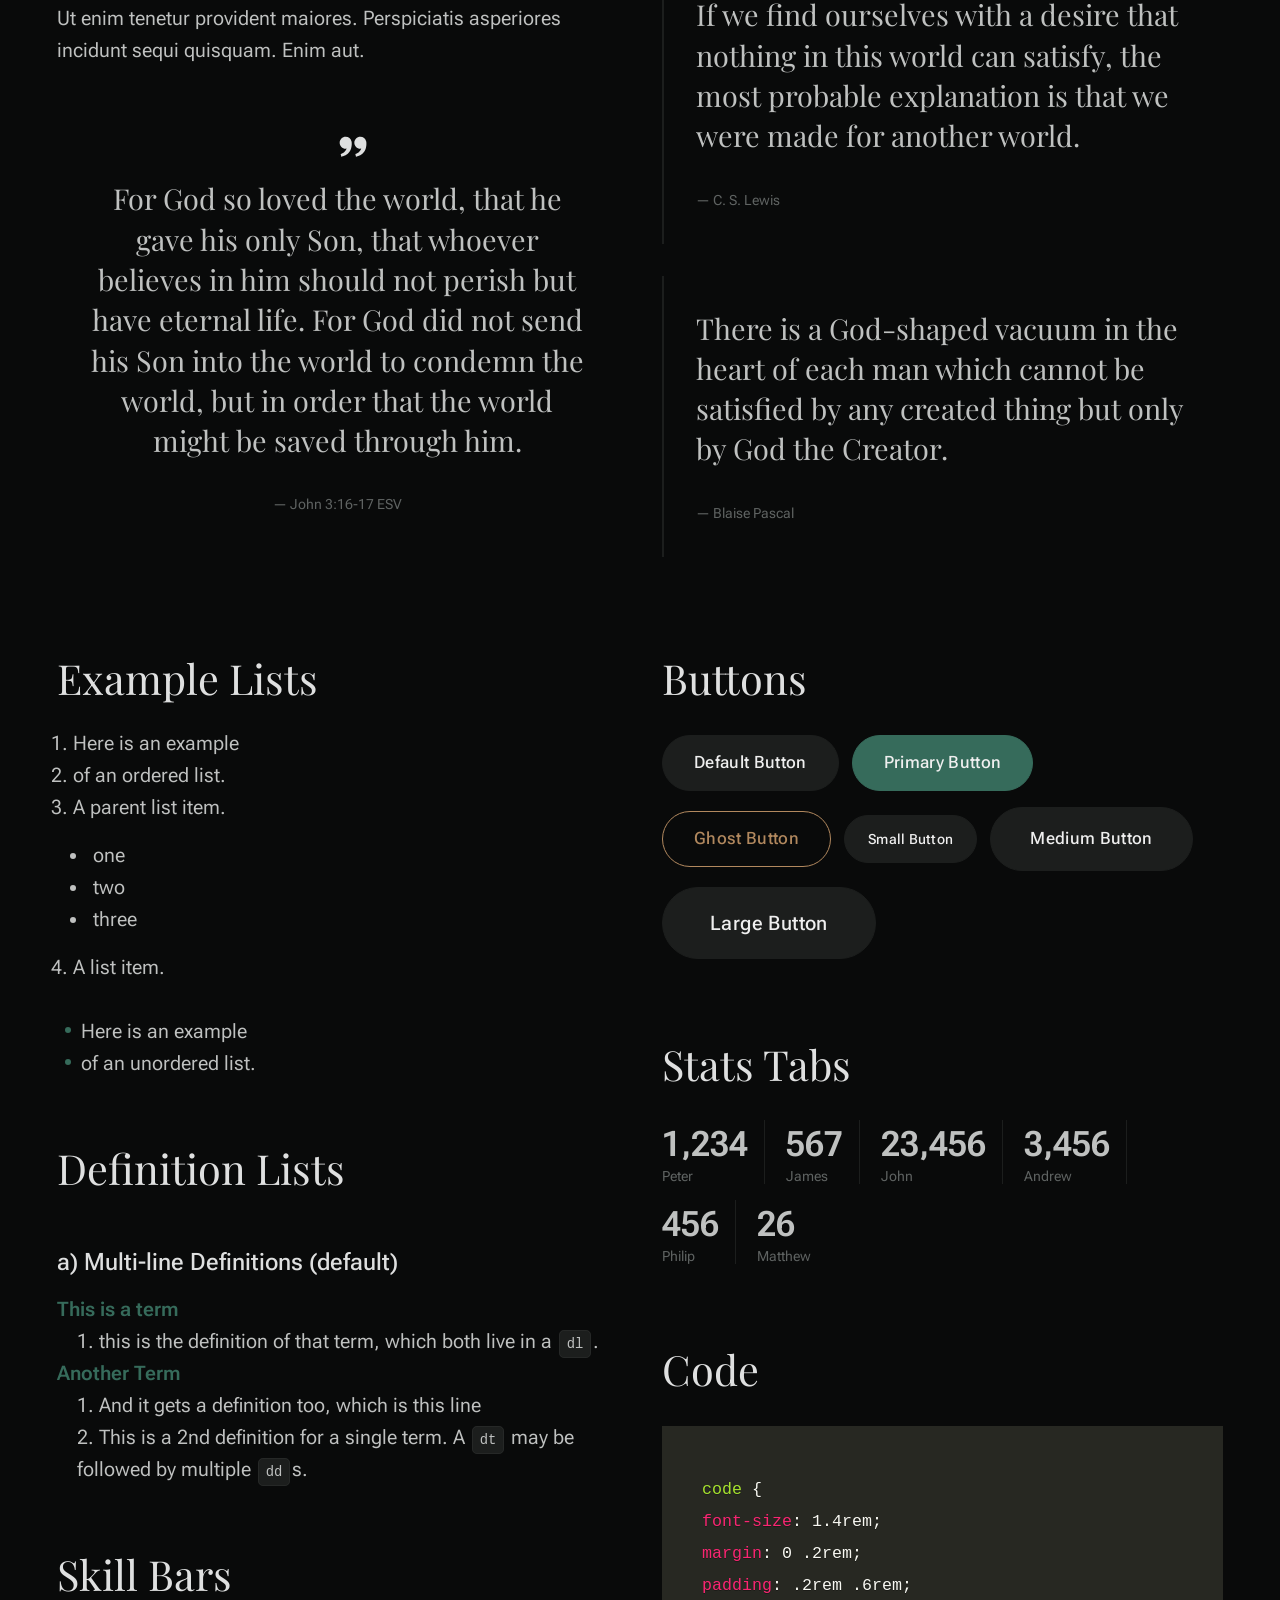
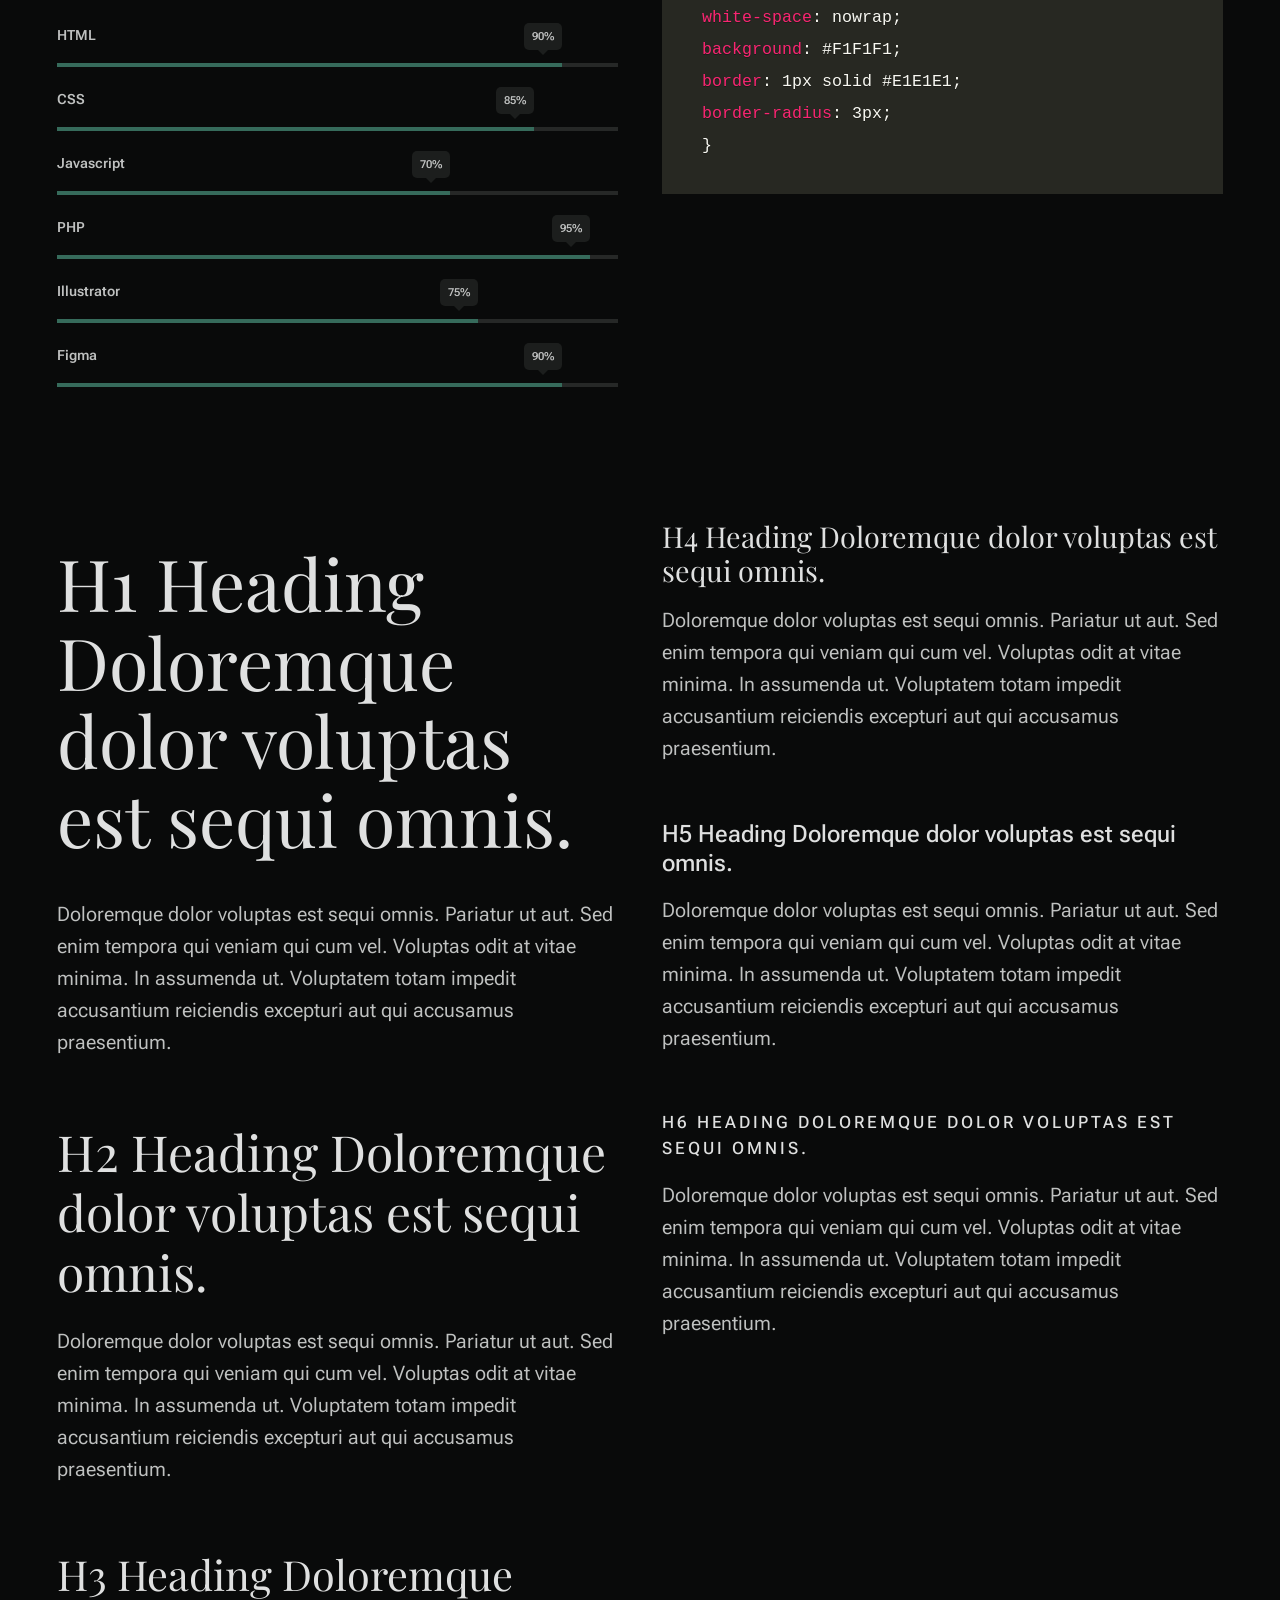
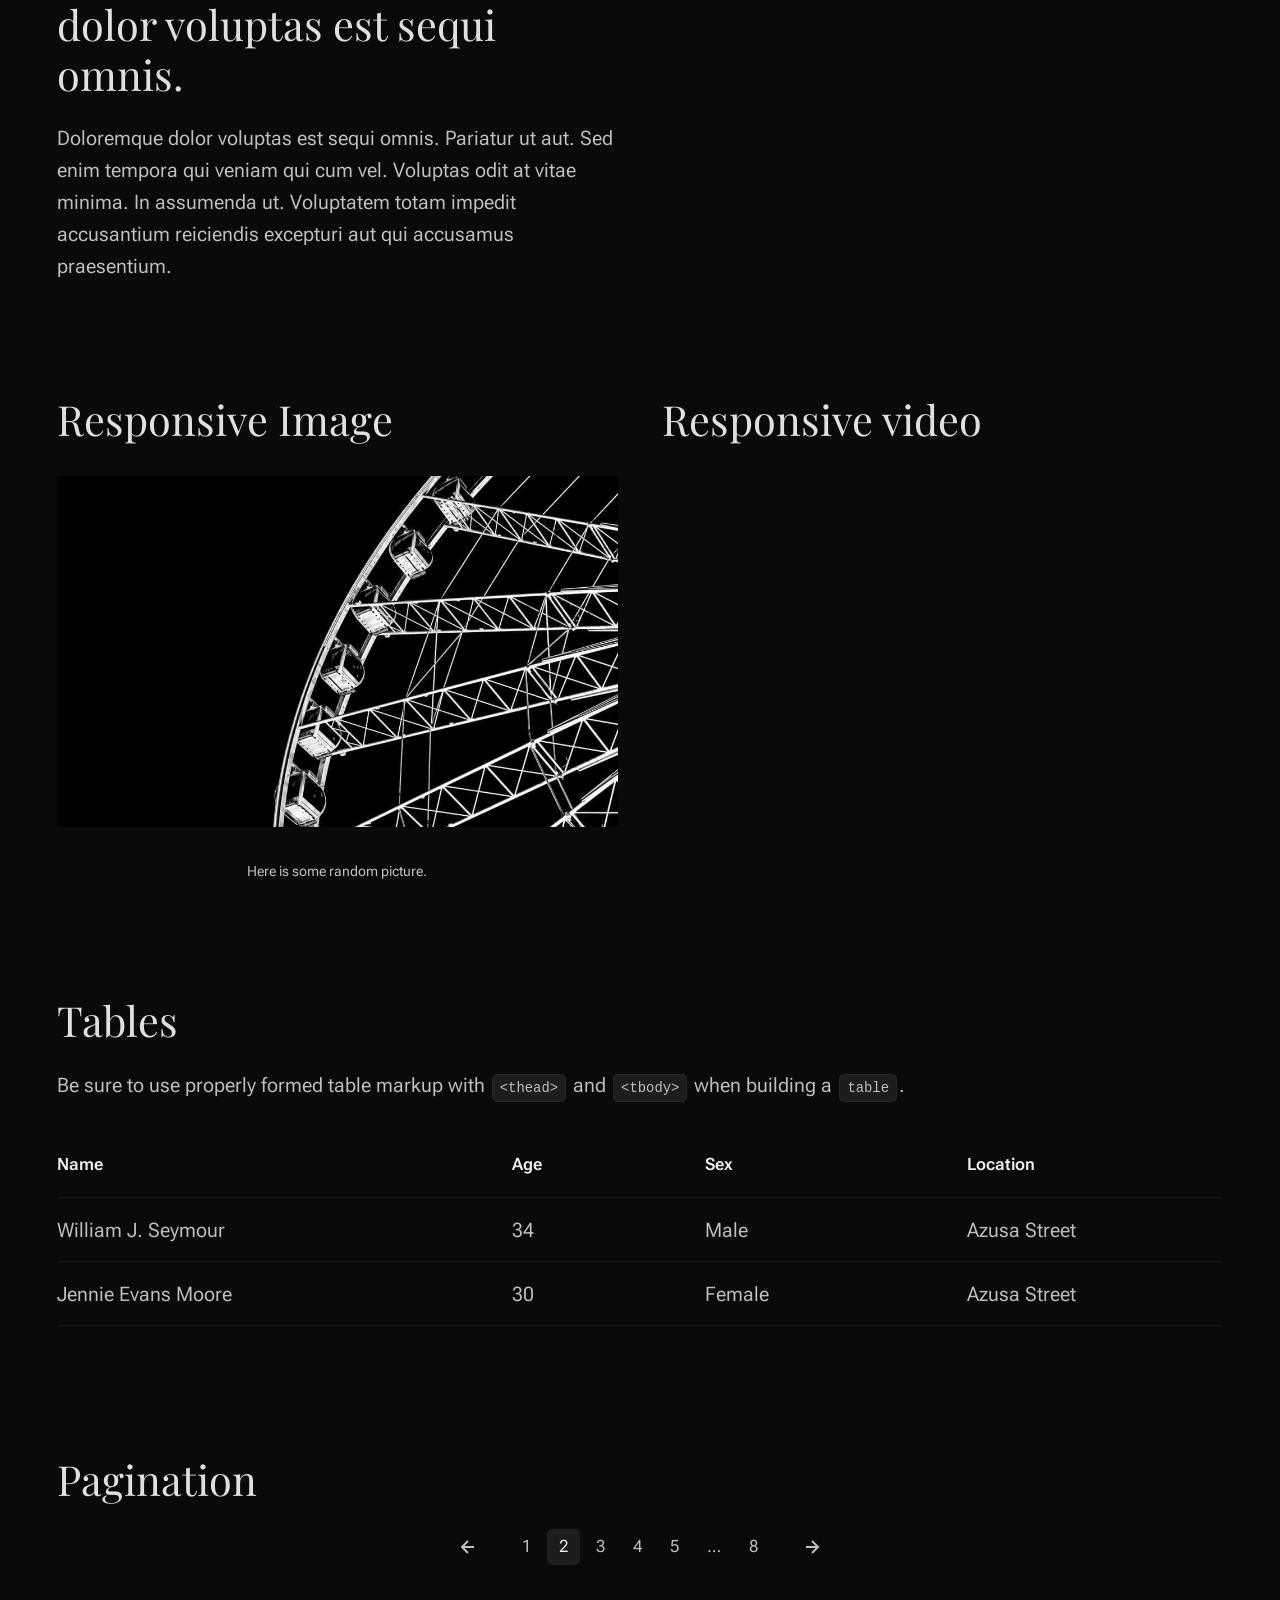
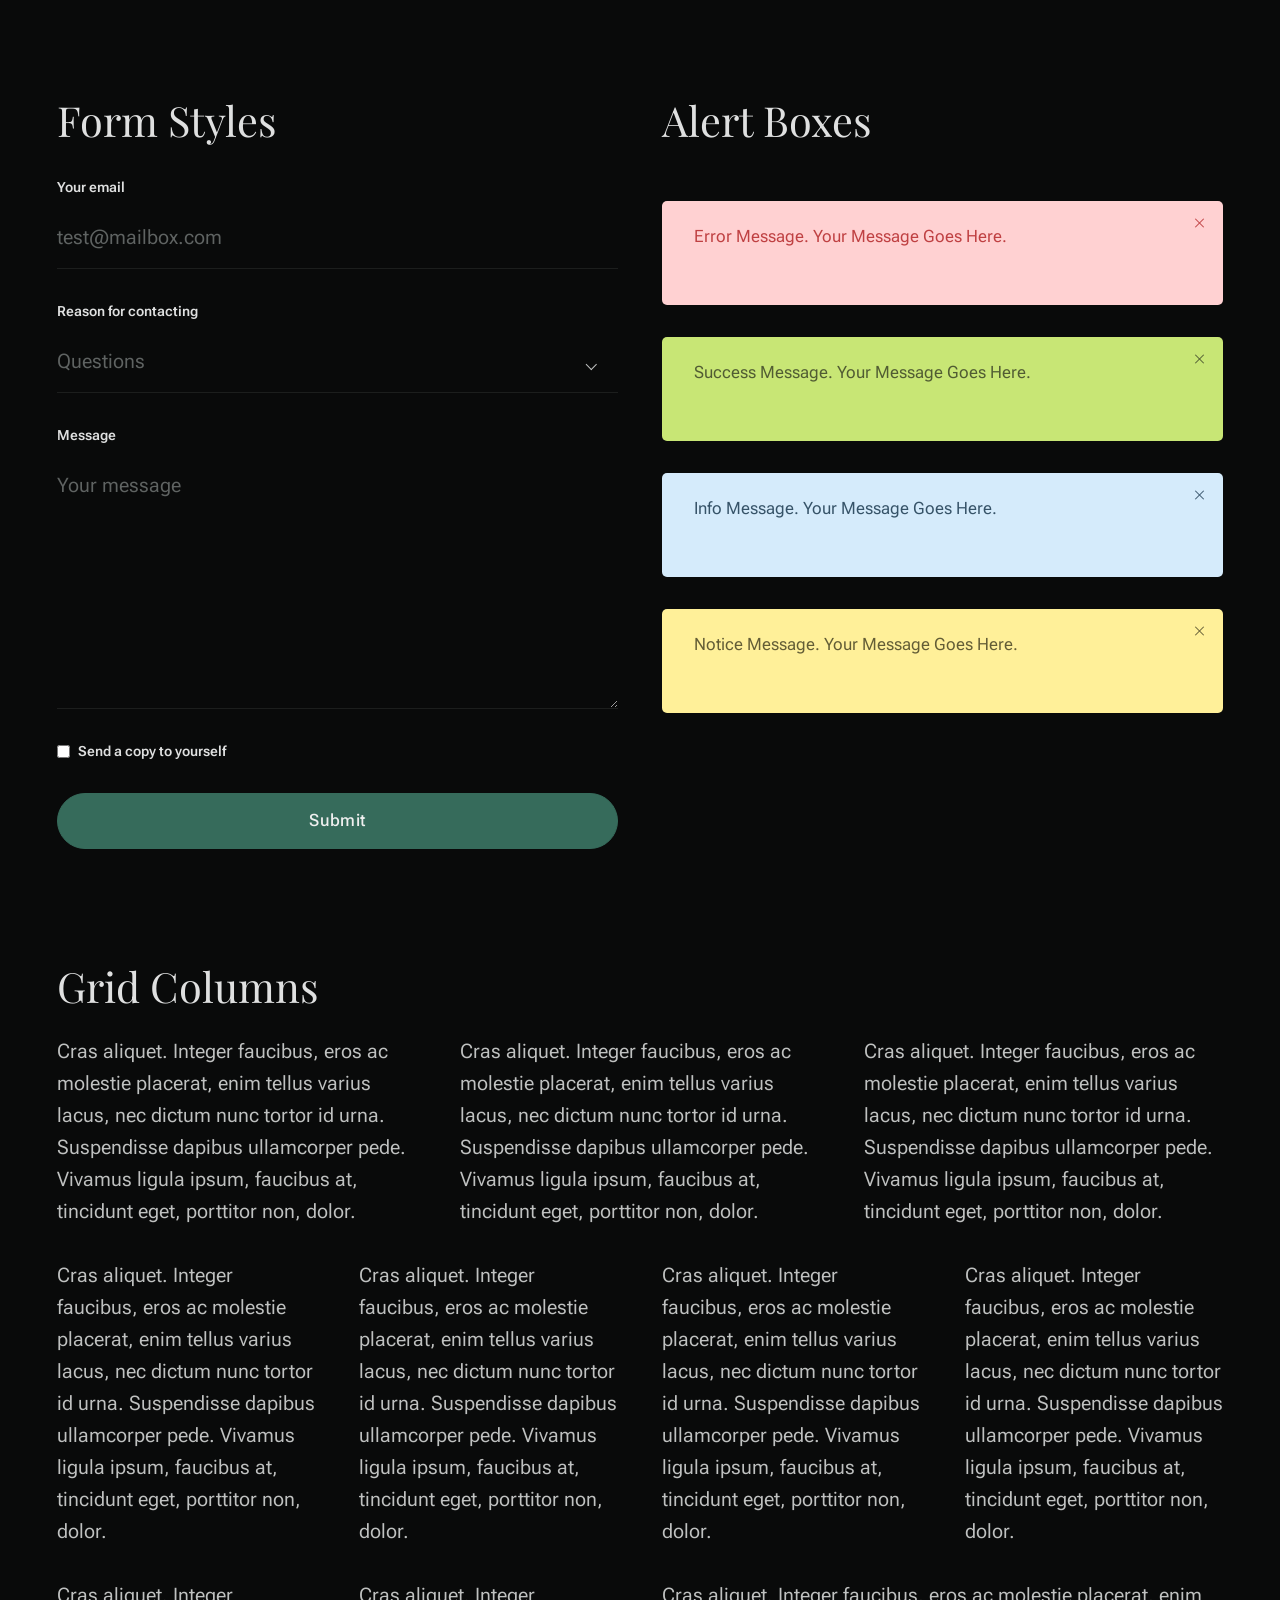
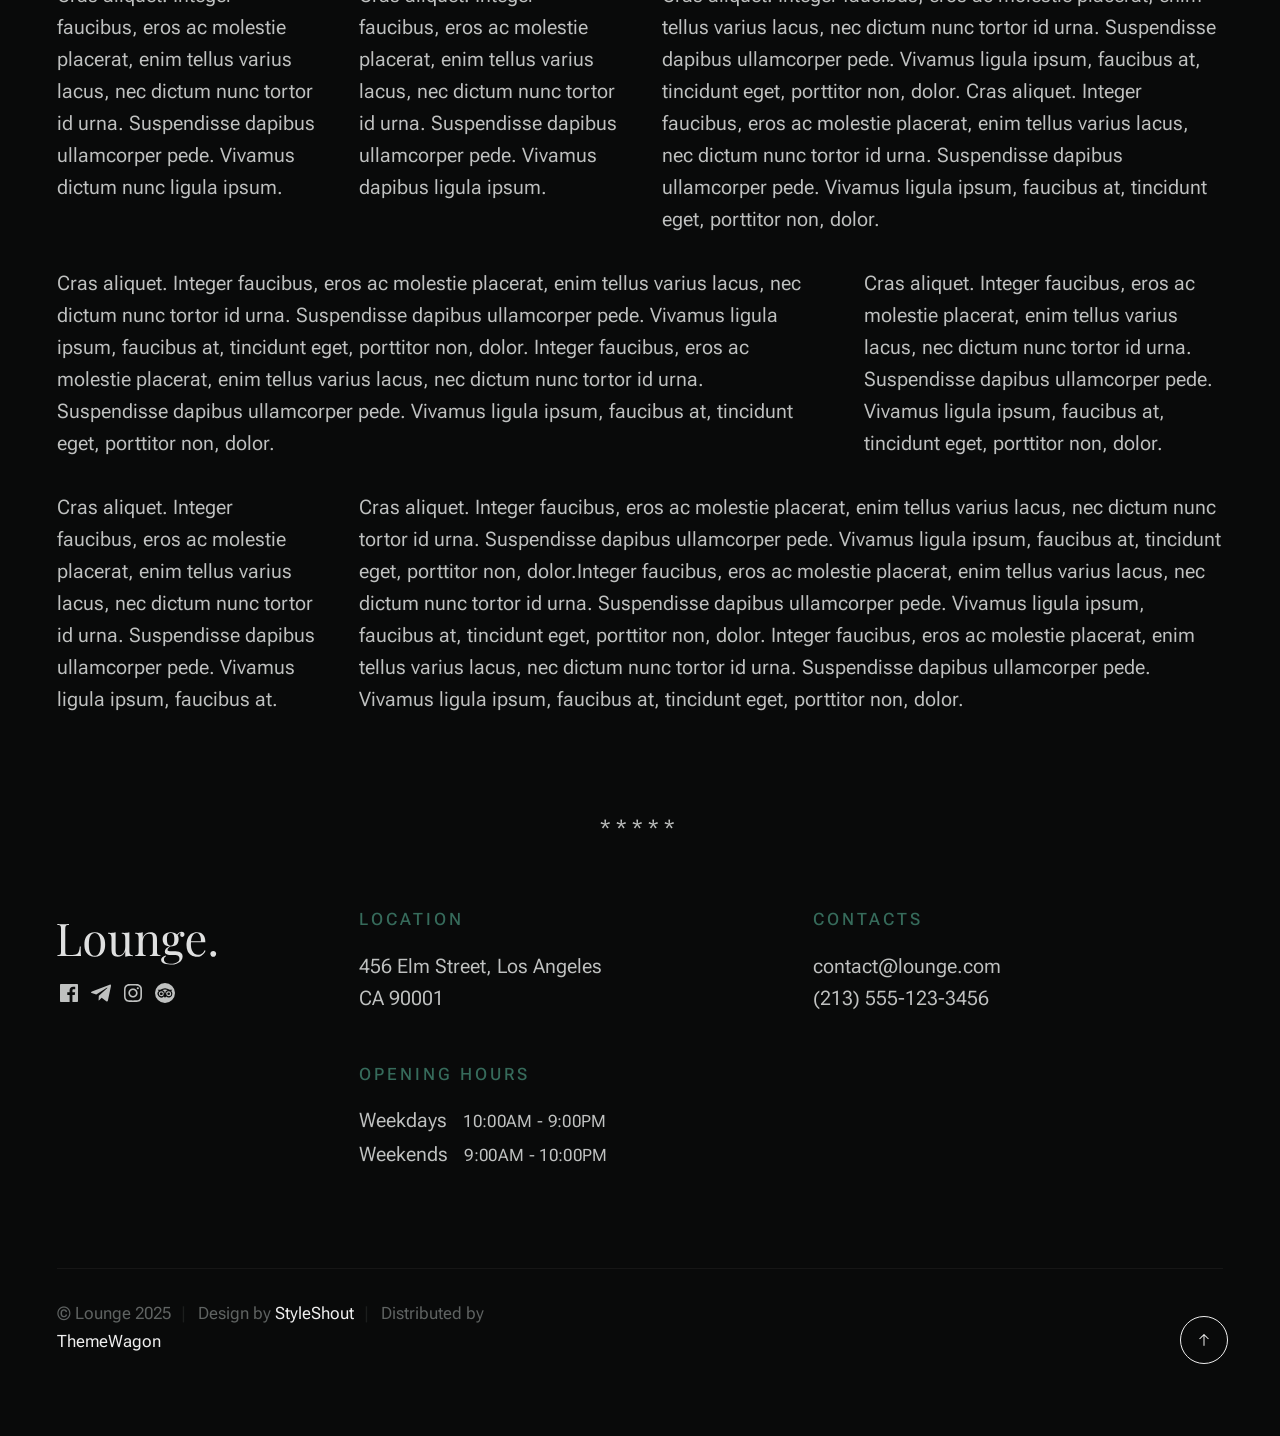
<file: Jimmy's Coffee/styles.html>
<!DOCTYPE html>
<html lang="en" class="no-js" >
<head>

    <!--- basic page needs
    ================================================== -->
    <meta charset="utf-8">
    <meta name="viewport" content="width=device-width, initial-scale=1">
    <title>Styles - Lounge</title>

    <script>
        document.documentElement.classList.remove('no-js');
        document.documentElement.classList.add('js');
    </script>

    <!-- CSS
    ================================================== -->
    <link rel="stylesheet" href="css/vendor.css">
    <link rel="stylesheet" href="css/styles.css">

    <style>
        .s-pageheader {
            padding-top: var(--vspace-3);
        }
    </style>

    <!-- favicons
    ================================================== -->
    <link rel="apple-touch-icon" sizes="180x180" href="apple-touch-icon.png">
    <link rel="icon" type="image/png" sizes="32x32" href="favicon-32x32.png">
    <link rel="icon" type="image/png" sizes="16x16" href="favicon-16x16.png">
    <link rel="manifest" href="site.webmanifest">

</head>


<body id="top">
    
    <!-- preloader
    ================================================== -->
    <div id="preloader">
        <div id="loader" class="dots-fade">
            <div></div>
            <div></div>
            <div></div>
        </div>
    </div>   

    <!-- page wrap
    ================================================== -->
    <div id="page" class="s-pagewrap">

        
        <!-- # site header 
        ================================================== -->
        <header class="s-header">

            <div class="container s-header__content">
                
                <div class="s-header__block">
                    <div class="header-logo">
                        <a class="logo" href="index.html">
                            <img src="images/logo.svg" alt="Homepage">
                        </a>
                    </div>
                    <a class="header-menu-toggle" href="#0"><span>Menu</span></a>
                </div> <!-- end s-header__block -->
            
                <nav class="header-nav">    
                    <ul class="header-nav__links">
                        <li class="current"><a class="smoothscroll" href="#intro">Intro</a></li>
                        <li><a class="smoothscroll" href="#about">About</a></li>
                        <li><a class="smoothscroll" href="#menu">Menu</a></li>
                        <li><a class="smoothscroll" href="#gallery">Gallery</a></li>
                    </ul> <!-- end header-nav__links -->  
                    
                    <div class="header-contact">
                        <a href="tel:+" class="header-contact__num btn">
                            <svg id="Layer_1" data-name="Layer 1" xmlns="http://www.w3.org/2000/svg" viewBox="0 0 24 24" stroke-width="1.5" width="24" height="24" color="#000000"><defs><style>.cls-6376396cc3a86d32eae6f0dc-1{fill:none;stroke:currentColor;stroke-miterlimit:10;}</style></defs><path class="cls-6376396cc3a86d32eae6f0dc-1" d="M19.64,21.25c-2.54,2.55-8.38.83-13-3.84S.2,6.9,2.75,4.36L5.53,1.57,10.9,6.94l-2,2A2.18,2.18,0,0,0,8.9,12L12,15.1a2.18,2.18,0,0,0,3.07,0l2-2,5.37,5.37Z"></path></svg>
                            555-123-3456
                        </a>
                    </div> <!-- end header-contact -->
                </nav> <!-- end header-nav -->         
            
            </div> <!-- end s-header__content -->

        </header> <!-- end s-header -->

        
        <!-- # main content
        ================================================== -->
        <article class="s-content container">

            <!-- ## pageheader -->
            <div class="row s-pageheader row-x-center">
                <div class="column xl-8 lg-10 md-12 s-pageheader__content u-text-center">
                    <h1>                        
                        Style Guide
                    </h1> 
                    
                    <p class="lead">Lorem ipsum Officia elit ad tempor dolore est ex incididunt incididunt occaecat culpa deserunt 
                    sunt labore in cillum ullamco magna in Excepteur consequat in reprehenderit proident mollit incididunt officia commodo.
                    Duis ea officia sed dolor pariatur enim dolore dolore quis incididunt nulla exercitation commodo veniam et ea incididunt.
                    </p>

                    <hr>
                </div>
            </div> <!-- end s-pageheader -->
            
            <!-- ## pagecontent -->
            <section class="s-pagecontent">                
        
                <div class="row">
        
                    <div class="column xl-6 md-12">
        
                        <h3>Paragraph and Image</h3>
        
                        <p><a href="#"><img width="120" height="120" class="u-pull-left" alt="sample-image" src="images/sample-image.jpg"></a>
                        Lorem ipsum dolor sit amet, consectetuer adipiscing elit. Donec libero. Suspendisse bibendum.Cras id urna. Morbi 
                        tincidunt, orci ac convallis aliquam, lectus turpis varius lorem, eu posuere nunc justo tempus leo. Donec mattis, 
                        purus nec placerat bibendum, dui pede condimentum odio, ac blandit ante orci ut diam. Cras fringilla magna. 
                        Phasellus suscipit, leo a pharetra condimentum, lorem tellus eleifend magna, eget fringilla velit magna id 
                        neque posuere nunc justo tempus leo. </p>
        
                        <p>
                        Lorem ipsum dolor sit amet, consectetuer adipiscing elit. Donec libero. Suspendisse bibendum. Cras id urna. 
                        Morbi tincidunt, orci ac convallis aliquam, lectus turpis varius lorem, eu posuere nunc justo tempus leo. 
                        Donec mattis, purus nec placerat bibendum, dui pede condimentumodio, ac blandit ante orci ut diam.	
                        </p>
        
                        <p>A <a href="#">link</a>,
                        <abbr title="this really isn't a very good description">abbrebation</abbr>,
                        <strong>strong text</strong>,
                        <em>em text</em>,
                        <del>deleted text</del>,                         
                        <code>.code</code>, and
                        <mark>this is a mark text.</mark>
                        </p>
        
                    </div>
        
                    <div class="column xl-6 md-12">
        
                        <h3>Drop Caps</h3>
        
                        <p class="drop-cap">Far far away, behind the word mountains, far from the countries Vokalia and Consonantia,
                        there live the blind texts. Separated they live in Bookmarksgrove right at the coast of the
                        Semantics, a large language ocean. A small river named Duden flows by their place and supplies it with the 
                        necessary regelialia. Morbi tincidunt, orci ac convallis aliquam, lectus turpis varius lorem, 
                        euposuere nunc justo tempus leo. Donec mattis, purus nec placerat bibendum, dui pede condimentum odio, 
                        ac blandit ante orci ut diam. Cras fringilla magna. Phasellus suscipit, leo a pharetra condimentum, 
                        lorem tellus eleifend magna, eget fringilla velit magna id neque.
                        </p>
        
                        <h3>Small Print</h3>
        
                        <p><small>Lorem ipsum dolor sit amet, consectetuer adipiscing elit. Donec libero.</small></p>                    
                 
                    </div>
        
                </div> <!-- end row -->
        
                <div class="row">
        
                    <div class="column xl-6 md-12">
        
                        <h3 class="u-add-bottom">Pull Quotes</h3>
        
                        <p>
                        Perspiciatis nemo unde et nobis modi consequatur officia amet. Ut enim 
                        tenetur provident maiores. Perspiciatis asperiores incidunt sequi 
                        quisquam. Enim aut. 
                        </p>
        
                        <figure class="pull-quote">
                            <blockquote>                                

                                <p>
                                For God so loved the world, that he gave his only Son, that whoever believes in 
                                him should not perish but have eternal life. For God did not send his Son into 
                                the world to condemn the world, but in order that the world might be 
                                saved through him.
                                </p>
            
                                <footer>
                                    <cite>
                                        John 3:16-17 ESV
                                    </cite>
                                </footer>
                            </blockquote>
                        </figure>        
        
                    </div>
        
                    <div class="column xl-6 md-12">
        
                        <h3 class="h-add-bottom">Block Quotes</h3>
        
                        <blockquote cite="http://where-i-got-my-info-from.com">
                            <p>
                            If we find ourselves with a desire that nothing in this world can satisfy, 
                            the most probable explanation is that we were made for another world.
                            </p>
    
                            <footer>
                                <cite>
                                    <a href="#0">C. S. Lewis</a>
                                </cite>
                            </footer>        
                        </blockquote>
        
                        <blockquote>
                            <p>There is a God-shaped vacuum in the heart of each man which cannot be satisfied 
                            by any created thing but only by God the Creator.</p>
        
                            <footer>
                                <cite>Blaise Pascal</cite>
                            </footer>        
                        </blockquote>
        
                    </div>
        
                </div> <!-- end row -->
        
                <div class="row u-add-half-bottom">
        
                    <div class="column xl-6 md-12">
        
                        <h3>Example Lists</h3>
        
                        <ol>
                            <li>Here is an example</li>
                            <li>of an ordered list.</li>
                            <li>A parent list item.
                                <ul>
                                    <li>one</li>
                                    <li>two</li>
                                    <li>three</li>
                                </ul>
                                </li>
                                <li>A list item.</li>
                            </ol>
        
                        <ul class="disc">
                            <li>Here is an example</li>
                            <li>of an unordered list.</li>
                        </ul>
        
                        <h3>Definition Lists</h3>
        
                        <h5>a) Multi-line Definitions (default) </h5>
        
                        <dl class="dictionary-style">
                            <dt><strong>This is a term</strong></dt>
                                <dd>this is the definition of that term, which both live in a <code>dl</code>.</dd>
                            <dt><strong>Another Term</strong></dt>
                                <dd>And it gets a definition too, which is this line</dd>
                                <dd>This is a 2<sup>nd</sup> definition for a single term. A <code>dt</code> may be followed by multiple <code>dd</code>s.</dd>
                        </dl>
        
                        <h3 class="u-add-bottom">Skill Bars</h3>
        
                        <ul class="skill-bars">
                            <li>
                            <div class="progress percent90"><span>90%</span></div>
                            <strong>HTML</strong>
                            </li>
                            <li>
                            <div class="progress percent85"><span>85%</span></div>
                            <strong>CSS</strong>
                            </li>
                            <li>
                            <div class="progress percent70"><span>70%</span></div>
                            <strong>Javascript</strong>
                            </li>
                            <li>
                            <div class="progress percent95"><span>95%</span></div>
                            <strong>PHP</strong>
                            </li>
                            <li>
                            <div class="progress percent75"><span>75%</span></div>
                            <strong>Illustrator</strong>
                            </li>
                            <li>
                            <div class="progress percent90"><span>90%</span></div>
                            <strong>Figma</strong>
                            </li>
                        </ul>
        
                    </div>
        
                    <div class="column xl-6 md-12">
        
                        <h3 class="u-add-bottom">Buttons</h3>
        
                        <p>
                            <a class="btn" href="#0">Default Button</a>
                            <a class="btn btn--primary" href="#0">Primary Button</a>
                            <a class="btn btn--ghost" href="#0">Ghost Button</a>
                            <a class="btn btn--small" href="#0">Small Button</a>
                            <a class="btn btn--medium" href="#0">Medium Button</a>
                            <a class="btn btn--large" href="#0">Large Button</a>  
                        </p>
        
                        <h3>Stats Tabs</h3>
        
                        <ul class="stats-tabs">
                            <li><a href="#0">1,234 <em>Peter</em></a></li>
                            <li><a href="#0">567 <em>James</em></a></li>
                            <li><a href="#0">23,456 <em>John</em></a></li>
                            <li><a href="#0">3,456 <em>Andrew</em></a></li>
                            <li><a href="#0">456 <em>Philip</em></a></li>
                            <li><a href="#0">26 <em>Matthew</em></a></li>
                        </ul>
        
                        <h3 class="u-add-bottom">Code</h3>
        
<pre><code class="language-css">
    code {
    font-size: 1.4rem;
    margin: 0 .2rem;
    padding: .2rem .6rem;
    white-space: nowrap;
    background: #F1F1F1;
    border: 1px solid #E1E1E1;	
    border-radius: 3px;
    }
</code></pre>
        
                    </div>
        
                </div> <!-- end row -->
        
                <div class="row u-add-half-bottom">
        
                    <div class="column xl-6 md-12">
                            
                        <h1>H1 Heading Doloremque dolor voluptas est sequi omnis.</h1>
                        <p>Doloremque dolor voluptas est sequi omnis. Pariatur ut aut. Sed enim tempora qui veniam qui cum vel. 
                        Voluptas odit at vitae minima. In assumenda ut. Voluptatem totam impedit accusantium reiciendis excepturi aut qui accusamus praesentium.</p>
        
                        <h2>H2 Heading Doloremque dolor voluptas est sequi omnis.</h2>
                        <p>Doloremque dolor voluptas est sequi omnis. Pariatur ut aut. Sed enim tempora qui veniam qui cum vel. 
                        Voluptas odit at vitae minima. In assumenda ut. Voluptatem totam impedit accusantium reiciendis excepturi aut qui accusamus praesentium.</p>
        
                        <h3>H3 Heading Doloremque dolor voluptas est sequi omnis.</h3>
                        <p>Doloremque dolor voluptas est sequi omnis. Pariatur ut aut. Sed enim tempora qui veniam qui cum vel. 
                        Voluptas odit at vitae minima. In assumenda ut. Voluptatem totam impedit accusantium reiciendis excepturi aut qui accusamus praesentium.</p>
                                
                    </div>
        
                    <div class="column xl-6 md-12">
                        <h4>H4 Heading Doloremque dolor voluptas est sequi omnis.</h4>
                        <p>Doloremque dolor voluptas est sequi omnis. Pariatur ut aut. Sed enim tempora qui veniam qui cum vel. 
                        Voluptas odit at vitae minima. In assumenda ut. Voluptatem totam impedit accusantium reiciendis excepturi aut qui accusamus praesentium.</p>
        
                        <h5>H5 Heading Doloremque dolor voluptas est sequi omnis.</h5>
                        <p>Doloremque dolor voluptas est sequi omnis. Pariatur ut aut. Sed enim tempora qui veniam qui cum vel. 
                        Voluptas odit at vitae minima. In assumenda ut. Voluptatem totam impedit accusantium reiciendis excepturi aut qui accusamus praesentium.</p>
        
                        <h6>H6 Heading Doloremque dolor voluptas est sequi omnis.</h6>
                        <p>Doloremque dolor voluptas est sequi omnis. Pariatur ut aut. Sed enim tempora qui veniam qui cum vel. 
                        Voluptas odit at vitae minima. In assumenda ut. Voluptatem totam impedit accusantium reiciendis excepturi aut qui accusamus praesentium.</p>
    
                    </div>
        
                </div> <!-- end row -->
        
                <div class="row u-add-half-bottom">
        
                    <div class="column xl-6 md-12">        
                        <h3 class="u-add-bottom">Responsive Image</h3>
        
                        <figure>
                            <img src="images/wheel-500.jpg" 
                                 srcset="images/wheel-1000.jpg 1000w, 
                                 images/wheel-500.jpg 500w" 
                                 sizes="(max-width: 1000px) 100vw, 1000px" alt="">
        
                            <figcaption>
                                Here is some random picture.
                            </figcaption>
                        </figure>        
                    </div>
        
                    <div class="column xl-6 md-12">        
                        <h3 class="u-add-bottom">Responsive video</h3>
        
                        <div class="video-container">
                        <!-- <iframe src="https://player.vimeo.com/video/14592941?color=00a650&title=0&byline=0&portrait=0" width="500" height="281" frameborder="0" webkitallowfullscreen mozallowfullscreen allowfullscreen></iframe>  -->
                            <iframe width="560" height="315" src="https://www.youtube.com/embed/tfxgjwLSq_E?si=irgF6oGjYZfMnIiN&amp;controls=0" title="YouTube video player" frameborder="0" allow="accelerometer; autoplay; clipboard-write; encrypted-media; gyroscope; picture-in-picture; web-share" referrerpolicy="strict-origin-when-cross-origin" allowfullscreen></iframe>
                        </div>        
                    </div>
                    
                </div> <!-- end row -->
        
                <div class="row u-add-bottom">
        
                    <div class="column xl-12">
        
                        <h3>Tables</h3>
                        <p>Be sure to use properly formed table markup with <code>&lt;thead&gt;</code> and <code>&lt;tbody&gt;</code> when building a <code>table</code>.</p>
        
                        <div class="table-responsive">
        
                            <table>
                                    <thead>
                                    <tr>
                                        <th>Name</th>
                                        <th>Age</th>
                                        <th>Sex</th>
                                        <th>Location</th>
                                    </tr>
                                    </thead>
                                    <tbody>
                                    <tr>
                                        <td>William J. Seymour</td>
                                        <td>34</td>
                                        <td>Male</td>
                                        <td>Azusa Street</td>
                                    </tr>
                                    <tr>
                                        <td>Jennie Evans Moore</td>
                                        <td>30</td>
                                        <td>Female</td>
                                        <td>Azusa Street</td>
                                    </tr>
                                    </tbody>
                            </table>
        
                        </div>
        
                    </div>
                    
                </div> <!-- end row -->
        
                <div class="row">
        
                    <div class="column xl-12">
                        <h3>Pagination</h3>
        
                        <nav class="pgn">
                            <ul>
                                <li>
                                    <a class="pgn__prev" href="#0">
                                        <svg xmlns="http://www.w3.org/2000/svg" width="24" height="24" viewBox="0 0 24 24"><path d="M12.707 17.293L8.414 13H18v-2H8.414l4.293-4.293-1.414-1.414L4.586 12l6.707 6.707z"/></svg>
                                    </a>
                                </li>
                                <li><a class="pgn__num" href="#0">1</a></li>
                                <li><span class="pgn__num current">2</span></li>
                                <li><a class="pgn__num" href="#0">3</a></li>
                                <li><a class="pgn__num" href="#0">4</a></li>
                                <li><a class="pgn__num" href="#0">5</a></li>
                                <li><span class="pgn__num dots">…</span></li>
                                <li><a class="pgn__num" href="#0">8</a></li>
                                <li>
                                    <a class="pgn__next" href="#0">
                                        <svg xmlns="http://www.w3.org/2000/svg" width="24" height="24" viewBox="0 0 24 24"><path d="M11.293 17.293l1.414 1.414L19.414 12l-6.707-6.707-1.414 1.414L15.586 11H6v2h9.586z"/></svg>
                                    </a>
                                </li>
                            </ul>
                        </nav>
                    </div>
        
                </div> <!-- end row -->
        
                <div class="row">
        
                    <div class="column xl-6 md-12">
        
                        <h3 class="u-add-bottom">Form Styles</h3>
        
                        <form>
                            <div>
                                <label for="sampleInput">Your email</label>
                                <input class="u-fullwidth" type="email" placeholder="test@mailbox.com" id="sampleInput">
                            </div>
                            <div>
                                <label for="sampleRecipientInput">Reason for contacting</label>
                                <div class="ss-custom-select">
                                    <select class="u-fullwidth" id="sampleRecipientInput">
                                        <option value="Option 1">Questions</option>
                                        <option value="Option 2">Report</option>
                                        <option value="Option 3">Others</option>
                                    </select>
                                </div>
                            </div>
                            
                            <label for="exampleMessage">Message</label>
                            <textarea class="u-fullwidth" placeholder="Your message" id="exampleMessage"></textarea>
        
                            <label class="u-add-bottom">
                                <input type="checkbox">
                                <span class="label-text">Send a copy to yourself</span>
                            </label>
                        
                            <input class="btn--primary u-fullwidth" type="submit" value="Submit">
                        </form>
        
                    </div>
        
                    <div class="column xl-6 md-12">
        
                        <h3>Alert Boxes</h3>
        
                        <br>
                        
                        <div class="alert-box alert-box--error">
                            <p>Error Message. Your Message Goes Here.</p>
                            <span class="alert-box__close"></span>
                        </div><!-- end error -->
                                
                        <div class="alert-box alert-box--success">
                            <p>Success Message. Your Message Goes Here.</p>
                            <span class="alert-box__close"></span>
                        </div><!-- end success -->
                                
                        <div class="alert-box alert-box--info">
                            <p>Info Message. Your Message Goes Here.</p>
                            <span class="alert-box__close"></span>
                        </div><!-- end info -->
                                
                        <div class="alert-box alert-box--notice">
                            <p>Notice Message. Your Message Goes Here.</p>
                            <span class="alert-box__close"></span>
                        </div><!-- end notice -->
                    
                    </div>
        
                </div> <!-- end row -->
    
                <div class="row">
                
                    <div class="xl-12 column">
                        <h3>Grid Columns</h3>
                    </div>
        
                </div> <!-- Row End-->
        
                <div class="row">
        
                    <div class="xl-4 md-12 column">
                        <p>
                        Cras aliquet. Integer faucibus, eros ac molestie placerat, enim tellus varius lacus,
                        nec dictum nunc tortor id urna. Suspendisse dapibus ullamcorper pede. Vivamus ligula ipsum,
                        faucibus at, tincidunt eget, porttitor non, dolor. 
                        </p>
                    </div>
        
                    <div class="xl-4 md-12 column">
                        <p>
                        Cras aliquet. Integer faucibus, eros ac molestie placerat, enim tellus varius lacus,
                        nec dictum nunc tortor id urna. Suspendisse dapibus ullamcorper pede. Vivamus ligula ipsum,
                        faucibus at, tincidunt eget, porttitor non, dolor. 
                        </p>
                    </div>
        
                    <div class="xl-4 md-12 column">
                        <p>
                        Cras aliquet. Integer faucibus, eros ac molestie placerat, enim tellus varius lacus,
                        nec dictum nunc tortor id urna. Suspendisse dapibus ullamcorper pede. Vivamus ligula ipsum,
                        faucibus at, tincidunt eget, porttitor non, dolor. 
                        </p>
                    </div>
        
                </div>
        
                <div class="row">
        
                    <div class="xl-3 md-6 tab-12 column">
                        <p>
                        Cras aliquet. Integer faucibus, eros ac molestie placerat, enim tellus varius lacus,
                        nec dictum nunc tortor id urna. Suspendisse dapibus ullamcorper pede. Vivamus ligula ipsum,
                        faucibus at, tincidunt eget, porttitor non, dolor. 
                        </p>
                    </div>
        
                    <div class="xl-3 md-6 tab-12 column">
                        <p>
                        Cras aliquet. Integer faucibus, eros ac molestie placerat, enim tellus varius lacus,
                        nec dictum nunc tortor id urna. Suspendisse dapibus ullamcorper pede. Vivamus ligula ipsum,
                        faucibus at, tincidunt eget, porttitor non, dolor. 
                        </p>
                    </div>
        
                    <div class="xl-3 md-6 tab-12 column">
                        <p>
                        Cras aliquet. Integer faucibus, eros ac molestie placerat, enim tellus varius lacus,
                        nec dictum nunc tortor id urna. Suspendisse dapibus ullamcorper pede. Vivamus ligula ipsum,
                        faucibus at, tincidunt eget, porttitor non, dolor. 
                        </p>
                    </div>
        
                    <div class="xl-3 md-6 tab-12 column">
                        <p>
                        Cras aliquet. Integer faucibus, eros ac molestie placerat, enim tellus varius lacus,
                        nec dictum nunc tortor id urna. Suspendisse dapibus ullamcorper pede. Vivamus ligula ipsum,
                        faucibus at, tincidunt eget, porttitor non, dolor. 
                        </p>
                    </div>
        
                </div>
        
                <div class="row">
        
                    <div class="xl-6 tab-12 column">
                        <div class="row">
                            <div class="column xl-6 md-12">
                                <p>
                                    Cras aliquet. Integer faucibus, eros ac molestie placerat, enim tellus varius lacus,
                                    nec dictum nunc tortor id urna. Suspendisse dapibus ullamcorper pede. Vivamus dictum nunc ligula ipsum. 
                                    </p>
                            </div>
                            <div class="column xl-6 md-12">
                                <p>
                                    Cras aliquet. Integer faucibus, eros ac molestie placerat, enim tellus varius lacus,
                                    nec dictum nunc tortor id urna. Suspendisse dapibus ullamcorper pede. Vivamus dapibus ligula ipsum. 
                                    </p>
                            </div>
                        </div>                
                    </div>
        
                    <div class="xl-6 tab-12 column">
                        <p>
                        Cras aliquet. Integer faucibus, eros ac molestie placerat, enim tellus varius lacus,
                        nec dictum nunc tortor id urna. Suspendisse dapibus ullamcorper pede. Vivamus ligula ipsum,
                        faucibus at, tincidunt eget, porttitor non, dolor. Cras aliquet. Integer faucibus, eros ac molestie placerat, enim tellus varius lacus,
                        nec dictum nunc tortor id urna. Suspendisse dapibus ullamcorper pede. Vivamus ligula ipsum,
                        faucibus at, tincidunt eget, porttitor non, dolor. 
                        </p>
                    </div>
        
                </div>
        
                <div class="row">
        
                    <div class="xl-8 md-7 tab-12 column">
                        <p>
                        Cras aliquet. Integer faucibus, eros ac molestie placerat, enim tellus varius lacus,
                        nec dictum nunc tortor id urna. Suspendisse dapibus ullamcorper pede. Vivamus ligula ipsum,
                        faucibus at, tincidunt eget, porttitor non, dolor. Integer faucibus, eros ac molestie placerat, enim tellus varius lacus,
                        nec dictum nunc tortor id urna. Suspendisse dapibus ullamcorper pede. Vivamus ligula ipsum,
                        faucibus at, tincidunt eget, porttitor non, dolor.
                        </p>
                    </div>
        
                    <div class="xl-4 md-5 tab-12 column">
                        <p>
                        Cras aliquet. Integer faucibus, eros ac molestie placerat, enim tellus varius lacus,
                        nec dictum nunc tortor id urna. Suspendisse dapibus ullamcorper pede. Vivamus ligula ipsum,
                        faucibus at, tincidunt eget, porttitor non, dolor. 
                        </p>
                    </div>
        
                </div>
        
                <div class="row">
        
                    <div class="xl-3 md-5 tab-12 column">
                        <p>
                        Cras aliquet. Integer faucibus, eros ac molestie placerat, enim tellus varius lacus,
                        nec dictum nunc tortor id urna. Suspendisse dapibus ullamcorper pede. Vivamus ligula ipsum,
                        faucibus at. 
                        </p>
                    </div>
        
                    <div class="xl-9 md-7 tab-12 column">
                        <p>
                        Cras aliquet. Integer faucibus, eros ac molestie placerat, enim tellus varius lacus,
                        nec dictum nunc tortor id urna. Suspendisse dapibus ullamcorper pede. Vivamus ligula ipsum,
                        faucibus at, tincidunt eget, porttitor non, dolor.Integer faucibus, eros ac molestie placerat, enim tellus varius lacus,
                        nec dictum nunc tortor id urna. Suspendisse dapibus ullamcorper pede. Vivamus ligula ipsum,
                        faucibus at, tincidunt eget, porttitor non, dolor. Integer faucibus, eros ac molestie placerat, enim tellus varius lacus,
                        nec dictum nunc tortor id urna. Suspendisse dapibus ullamcorper pede. Vivamus ligula ipsum,
                        faucibus at, tincidunt eget, porttitor non, dolor.
                        </p>
                    </div>
        
                </div> 

                <hr class="fancy">

            </section> <!-- pagecontent --> 

        </article> <!-- end main content -->


        <!-- # footer 
        ================================================== -->
        <footer id="footer" class="container s-footer">           
              
            <div class="row s-footer__main">             
                <div class="column xl-3 lg-12 footer-block s-footer__main-start">     

                    <div class="s-footer__logo">
                        <a class="logo" href="index.html">
                            <img src="images/logo.svg" alt="Homepage">
                        </a>
                    </div>  

                    <ul class="s-footer__social social-list">
                        <li>
                            <a href="#0">
                                <svg xmlns="http://www.w3.org/2000/svg" width="24" height="24" viewBox="0 0 24 24" style="fill:rgba(0, 0, 0, 1);transform: -ms-filter;"><path d="M20,3H4C3.447,3,3,3.448,3,4v16c0,0.552,0.447,1,1,1h8.615v-6.96h-2.338v-2.725h2.338v-2c0-2.325,1.42-3.592,3.5-3.592 c0.699-0.002,1.399,0.034,2.095,0.107v2.42h-1.435c-1.128,0-1.348,0.538-1.348,1.325v1.735h2.697l-0.35,2.725h-2.348V21H20 c0.553,0,1-0.448,1-1V4C21,3.448,20.553,3,20,3z"></path></svg>
                                <span class="u-screen-reader-text">Facebook</span>
                            </a>
                        </li>
                        <li>
                            <a href="#0">
                                <svg xmlns="http://www.w3.org/2000/svg" width="24" height="24" viewBox="0 0 24 24" style="fill: rgba(0, 0, 0, 1);transform: -msFilter;"><path d="m20.665 3.717-17.73 6.837c-1.21.486-1.203 1.161-.222 1.462l4.552 1.42 10.532-6.645c.498-.303.953-.14.579.192l-8.533 7.701h-.002l.002.001-.314 4.692c.46 0 .663-.211.921-.46l2.211-2.15 4.599 3.397c.848.467 1.457.227 1.668-.785l3.019-14.228c.309-1.239-.473-1.8-1.282-1.434z"></path></svg>
                                <span class="u-screen-reader-text">Telegram</span>
                            </a>
                        </li>
                        <li>
                            <a href="#0">
                                <svg xmlns="http://www.w3.org/2000/svg" width="24" height="24" viewBox="0 0 24 24" style="fill:rgba(0, 0, 0, 1);transform: -ms-filter;"><path d="M11.999,7.377c-2.554,0-4.623,2.07-4.623,4.623c0,2.554,2.069,4.624,4.623,4.624c2.552,0,4.623-2.07,4.623-4.624 C16.622,9.447,14.551,7.377,11.999,7.377L11.999,7.377z M11.999,15.004c-1.659,0-3.004-1.345-3.004-3.003 c0-1.659,1.345-3.003,3.004-3.003s3.002,1.344,3.002,3.003C15.001,13.659,13.658,15.004,11.999,15.004L11.999,15.004z"></path><circle cx="16.806" cy="7.207" r="1.078"></circle><path d="M20.533,6.111c-0.469-1.209-1.424-2.165-2.633-2.632c-0.699-0.263-1.438-0.404-2.186-0.42 c-0.963-0.042-1.268-0.054-3.71-0.054s-2.755,0-3.71,0.054C7.548,3.074,6.809,3.215,6.11,3.479C4.9,3.946,3.945,4.902,3.477,6.111 c-0.263,0.7-0.404,1.438-0.419,2.186c-0.043,0.962-0.056,1.267-0.056,3.71c0,2.442,0,2.753,0.056,3.71 c0.015,0.748,0.156,1.486,0.419,2.187c0.469,1.208,1.424,2.164,2.634,2.632c0.696,0.272,1.435,0.426,2.185,0.45 c0.963,0.042,1.268,0.055,3.71,0.055s2.755,0,3.71-0.055c0.747-0.015,1.486-0.157,2.186-0.419c1.209-0.469,2.164-1.424,2.633-2.633 c0.263-0.7,0.404-1.438,0.419-2.186c0.043-0.962,0.056-1.267,0.056-3.71s0-2.753-0.056-3.71C20.941,7.57,20.801,6.819,20.533,6.111z M19.315,15.643c-0.007,0.576-0.111,1.147-0.311,1.688c-0.305,0.787-0.926,1.409-1.712,1.711c-0.535,0.199-1.099,0.303-1.67,0.311 c-0.95,0.044-1.218,0.055-3.654,0.055c-2.438,0-2.687,0-3.655-0.055c-0.569-0.007-1.135-0.112-1.669-0.311 c-0.789-0.301-1.414-0.923-1.719-1.711c-0.196-0.534-0.302-1.099-0.311-1.669c-0.043-0.95-0.053-1.218-0.053-3.654 c0-2.437,0-2.686,0.053-3.655c0.007-0.576,0.111-1.146,0.311-1.687c0.305-0.789,0.93-1.41,1.719-1.712 c0.534-0.198,1.1-0.303,1.669-0.311c0.951-0.043,1.218-0.055,3.655-0.055c2.437,0,2.687,0,3.654,0.055 c0.571,0.007,1.135,0.112,1.67,0.311c0.786,0.303,1.407,0.925,1.712,1.712c0.196,0.534,0.302,1.099,0.311,1.669 c0.043,0.951,0.054,1.218,0.054,3.655c0,2.436,0,2.698-0.043,3.654H19.315z"></path></svg>
                                <span class="u-screen-reader-text">Instagram</span>
                            </a>
                        </li>
                        <li>
                            <a href="#0">
                                <svg xmlns="http://www.w3.org/2000/svg" width="24" height="24" viewBox="0 0 24 24" style="fill: rgba(0, 0, 0, 1);transform: -msFilter;"><path d="M8.31 10.28a2.5 2.5 0 1 0 2.5 2.49 2.5 2.5 0 0 0-2.5-2.49zm0 3.8a1.31 1.31 0 1 1 0-2.61 1.31 1.31 0 1 1 0 2.61zm7.38-3.8a2.5 2.5 0 1 0 2.5 2.49 2.5 2.5 0 0 0-2.5-2.49zM17 12.77a1.31 1.31 0 1 1-1.31-1.3 1.31 1.31 0 0 1 1.31 1.3z"></path><path d="M12 2a10 10 0 1 0 10 10A10 10 0 0 0 12 2zm7.38 10.77a3.69 3.69 0 0 1-6.2 2.71L12 16.77l-1.18-1.29a3.69 3.69 0 1 1-5-5.44l-1.2-1.3H7.3a8.33 8.33 0 0 1 9.41 0h2.67l-1.2 1.31a3.71 3.71 0 0 1 1.2 2.72z"></path><path d="M14.77 9.05a7.19 7.19 0 0 0-5.54 0A4.06 4.06 0 0 1 12 12.7a4.08 4.08 0 0 1 2.77-3.65z"></path></svg>
                                <span class="u-screen-reader-text">Tripadvisor</span>
                            </a>
                        </li>
                    </ul> <!--end s-footer__social -->

                </div> <!-- end s-footer__main-start -->
                

                <div class="column xl-9 lg-12 s-footer__main-end grid-cols grid-cols--wrap">

                    <div class="grid-cols__column footer-block">
                        <h6>Location</h6>
                        <p>
                        456 Elm Street, Los Angeles <br>
                        CA 90001
                        </p>
                    </div>
                    
                    <div class="grid-cols__column footer-block">     
                        <h6>Contacts</h6>
                        <ul class="link-list">
                            <li><a href="mailto:#0">contact@lounge.com</a></li>
                            <li><a href="tel:+2135551212">(213) 555-123-3456</a></li>
                        </ul> 
                    </div>
                    
                    <div class="grid-cols__column footer-block">                   
                        <h6>Opening Hours</h6>
                        <ul class="opening-hours">
                            <li><span class="opening-hours__days">Weekdays</span><span class="opening-hours__time">10:00am - 9:00pm</span></li>
                            <li><span class="opening-hours__days">Weekends</span><span class="opening-hours__time">9:00am - 10:00pm</span></li>
                        </ul> 
                    </div>  

                </div> <!-- s-footer__main-end -->                  

            </div> <!-- end  s-footer__main-content -->                 
            
            <div class="row s-footer__bottom">       
                
                <div class="column xl-6 lg-12">
                    <p class="ss-copyright">
                        <span>© Lounge 2025</span> 
                        <span>Design by <a href="https://styleshout.com/">StyleShout</a></span>

                        Distributed by <a href="https://themewagon.com" target="_blank">ThemeWagon</a>
                    </p>
                </div>

            </div> <!-- end s-footer__bottom -->          

            <div class="ss-go-top">
                <a class="smoothscroll" title="Back to Top" href="#top">                 
                    <svg clip-rule="evenodd" fill-rule="evenodd" stroke-linejoin="round" stroke-miterlimit="2" viewBox="0 0 24 24" xmlns="http://www.w3.org/2000/svg"><path d="m14.523 18.787s4.501-4.505 6.255-6.26c.146-.146.219-.338.219-.53s-.073-.383-.219-.53c-1.753-1.754-6.255-6.258-6.255-6.258-.144-.145-.334-.217-.524-.217-.193 0-.385.074-.532.221-.293.292-.295.766-.004 1.056l4.978 4.978h-14.692c-.414 0-.75.336-.75.75s.336.75.75.75h14.692l-4.979 4.979c-.289.289-.286.762.006 1.054.148.148.341.222.533.222.19 0 .378-.072.522-.215z" fill-rule="nonzero"/></svg>
                </a>                                
                <span>Back To Top</span>   
            </div> <!-- end ss-go-top -->
            
        </footer> <!-- end s-footer -->

    </div> <!-- end page-wrap -->


    <!-- Java Script
    ================================================== -->
    <script src="js/plugins.js"></script>
    <script src="js/main.js"></script>

</body>
</html>
</file>
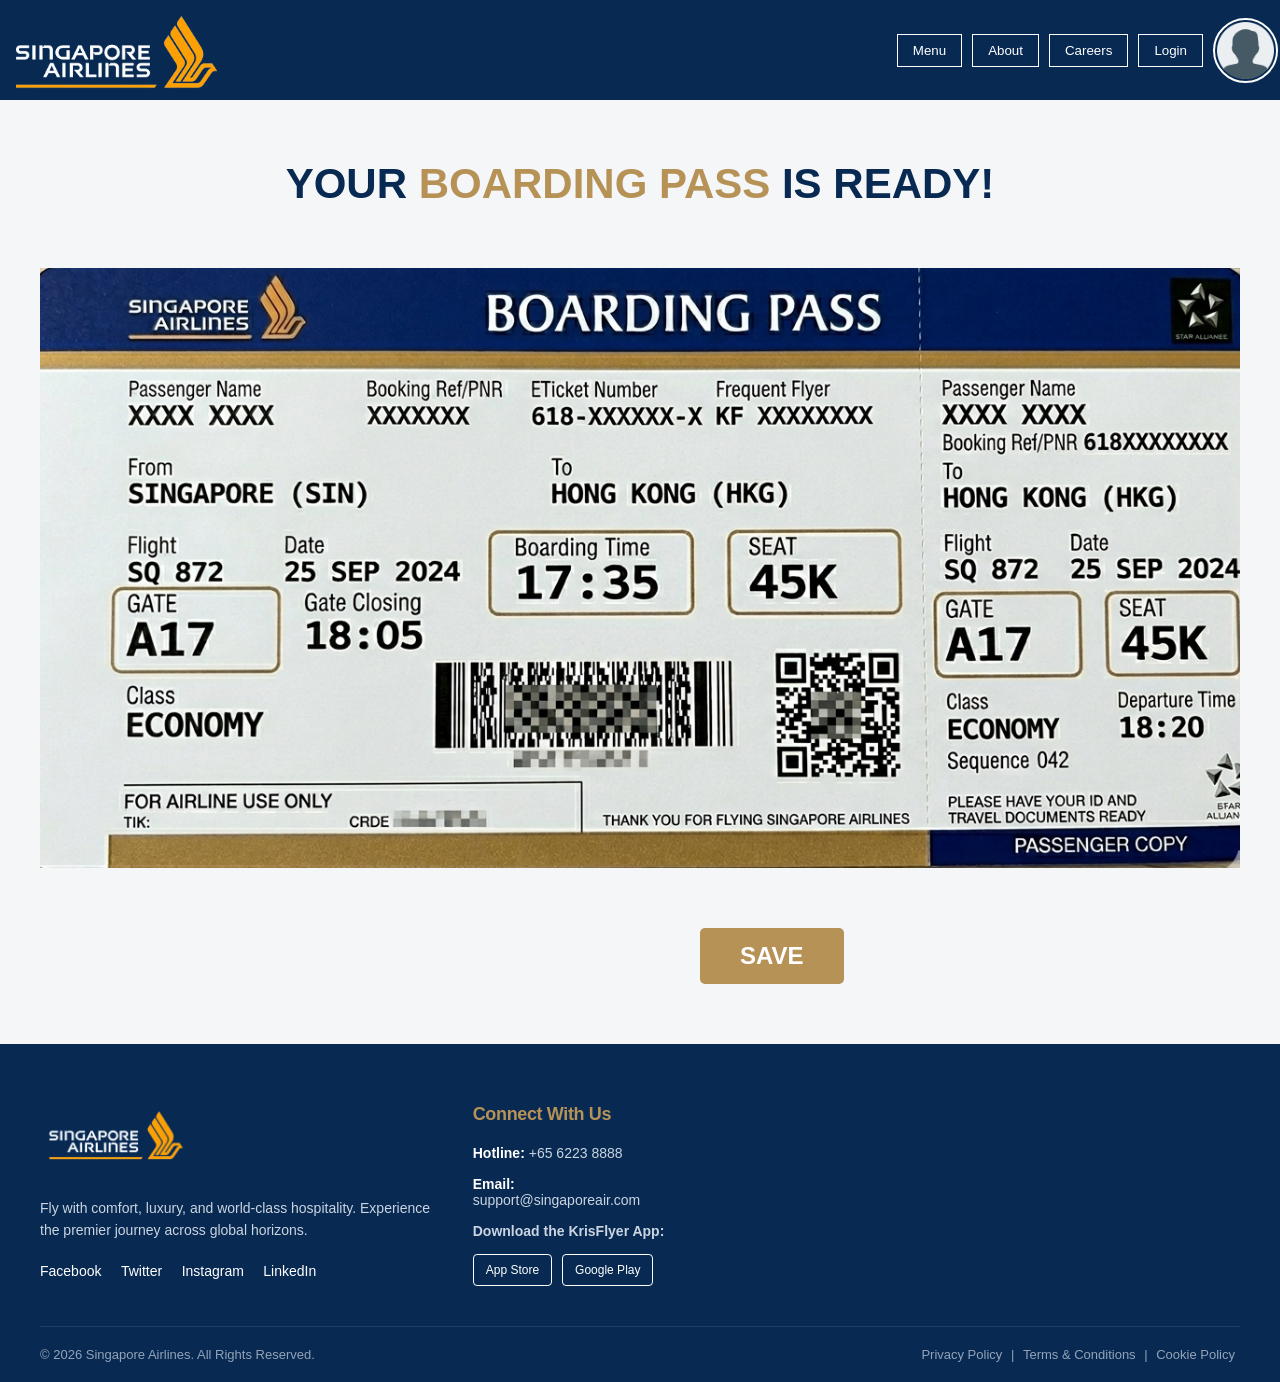
<file: Singapore Airlines/Boarding-Pass.html>
<!DOCTYPE html>
<html lang="en">
<head>
    <meta charset="UTF-8">
    <meta name="viewport" content="width=device-width, initial-scale=1.0">
    <title>Boarding Pass</title>
    <link rel="icon" type="img/png" href="Images\images-removebg-preview.png">

    <link rel="preconnect" href="https://fonts.googleapis.com">
    <link rel="preconnect" href="https://fonts.gstatic.com" crossorigin>
    <link href="https://fonts.googleapis.com/css2?family=Inter:wght@300;400;500;600;700&family=Montserrat:wght@400;500;600;700&display=swap" rel="family">

    <style>

    html {
        scroll-behavior: smooth;
    }

    * {
        box-sizing: border-box;
        font-family: 'Inter', 'Helvetica Neue', Helvetica, Arial, sans-serif;
        -webkit-font-smoothing: antialiased; 
        -moz-osx-font-smoothing: grayscale;
    }

    body {
        margin:0; 
        background-color: #f4f6f8;
        color: #2c3e50;
    }

    h1, h2, h3, h4, h5, h6 {
    font-family: 'Montserrat', 'Inter', sans-serif;
    letter-spacing: -0.02em;
    }
    
    .header {
            background-color: rgb(7, 41, 82);
            padding: 1px 2px;
            display: flex;
            justify-content: space-between;
            align-items: center;
            color: white;
            height: 100px;
            box-sizing: border-box;
            overflow: hidden;
    }

    .content {
            display: flex;         
            flex-direction: row;   
            align-items: center;   
            gap: 10px;             
    }

    .content button {
            background: transparent;
            color: white;
            border: 1px solid white;
            padding: 8px 15px;
            cursor: pointer;
    }

    .content button:hover {
            background-color: #B79257;
            transition: background-color 0.3s, transform 0.2s;
    }

    .content button:active {
           background-color: rgb(7, 41, 82);
    }

    .logo-area img {
            height: 90px; 
            width: auto;
            display: block;
    }

    .User-Profile {
            display: flex;
            align-items: center;
            justify-content: center;
    }

    .User-Profile button {
            height: 65px;  
            width: 65px;   
            border-radius: 50%; 
            padding: 2px;
            overflow: hidden;
            display: flex;
            align-items: center;
            justify-content: center;
            border: 2px solid white;
            cursor: pointer;
    }

    .User-Profile button img {
            width: 100%;
            height: 100%;
            object-fit: cover; 
            display: block;
    }

    .sidebar {
        height: 100%;
        width: 0; 
        position: fixed;
        z-index: 2000;
        top: 0;
        right: 0;
        background-color: #B79257;
        overflow-x: hidden;
        transition: 0.4s; 
        padding-top: 60px;
        box-shadow: -5px 0 15px rgba(0,0,0,0.3);
    }

    .sidebar-links a {
        padding: 15px 30px;
        text-decoration: none;
        font-size: 20px;
        color: white;
        display: flex;
        justify-content: space-between;
        align-items: center;
        transition: 0.3s;
        border-bottom: 1px solid rgba(255,255,255,0.1);
    }

    .sidebar-links a::after {
        content: '›'; 
        font-size: 24px;
        color: white; 
        transition: 0.3s;
    }

    .sidebar-links a:hover::after {
        color: white;
        transform: translateX(5px); 
    }

    .sidebar-links a:hover {
        background-color: rgb(7, 41, 82);
        padding-left: 40px; 
    }

    .sidebar .closebtn {
        position: absolute;
        top: 10px;
        left: 25px;
        font-size: 36px;
        color: white;
        text-decoration: none;
    }

    .user-sidebar {
        height: 100%;
        width: 0; 
        position: fixed;
        z-index: 2000; 
        top: 0;
        right: 0; 
        background-color: #B79257; 
        overflow-x: hidden;
        transition: 0.4s; 
        padding-top: 20px;
        box-shadow: -5px 0 15px rgba(0,0,0,0.3);
    }

    .user-sidebar img {
        border-radius: 50%;
        height: 150px;
        width: 150px;
        object-fit: cover;
        
    }

    .user-sidebar-links a {
        padding: 15px 30px;
        text-decoration: none;
        font-size: 20px;
        color: white;
        display: flex;
        justify-content: space-between;
        align-items: center;
        transition: 0.3s;
        border-bottom: 1px solid rgba(255,255,255,0.1);
    }

    .user-sidebar-links a::after {
        content: '›';
        font-size: 24px;
        color: white; 
        transition: 0.3s;
    }

    .user-sidebar-links a:hover::after {
        color: white;
        transform: translateX(5px);
    }

    .user-sidebar-links a:hover {
        background-color: rgb(7, 41, 82);
        padding-left: 40px; 
    }

    .user-sidebar .closebutton {
        font-size: 36px;
        color: white;
        text-decoration: none;
        line-height: 1;
        order: 2;
    }

    .user-sidebar-top {
        display: flex;
        justify-content: space-between;
        align-items: center;
        padding: 20px 30px 20px 30px;
        border-top: 5px solid white;
        border-bottom: 5px solid white; 
        margin-bottom: 15px;
        background-color: rgb(7, 41, 82);
    }

    .board p {
        font-size: 42px;
        text-align: center;
        margin: 60px auto;
        color: rgb(7, 41, 82);
        font-weight: bold;
    }

    .board p span {
        color: #B79257;
    }

    .pass {
        max-width: 1200px;
        margin: 60px auto;
        height: 600px;
        border-radius: 5px;
    }

    .pass img {
        object-fit: cover;
        overflow: hidden;
        width: 100%;
        height: 100%; 
    }

    .save button {
        background-color: #B79257; 
        padding: 14px 40px;
        border: none;
        border-radius: 5px;
        cursor: pointer;
        font-weight: bold;
        font-size: 24px;
        color: white;
        transition: 0.3s; 
        margin-left: 700px;      
    }

    .save button:hover {
       background-color: rgb(7, 41, 82); 
       transform: translateY(-2px);
    }

    .site-footer {
    background-color: rgb(7, 41, 82);
    color: #ffffff;
    padding: 60px 40px 20px 40px;
    margin-top: 60px; 
    }

    .footer-container {
    max-width: 1200px;
    margin: 0 auto;
    display: grid;
    grid-template-columns: 2fr 1fr 1fr 1.5fr; 
    gap: 40px;
    border-bottom: 1px solid rgba(255, 255, 255, 0.1);
    padding-bottom: 40px;
    }

    .footer-brand .footer-logo {
    height: 60px;
    width: auto;
    margin-bottom: 15px;
    }

    .footer-brand .footer-tagline {
    font-size: 14px;
    line-height: 1.6;
    color: #cbd5e1; 
    margin-bottom: 20px;
    }

    .footer-socials a {
    color: #ffffff;
    text-decoration: none;
    font-size: 14px;
    margin-right: 15px;
    transition: color 0.3s ease;
    }

    .footer-socials a:hover {
    color: #B79257; 
    }

    .footer-container h3 {
    color: #B79257; 
    font-size: 18px;
    font-weight: 600;
    margin-top: 0;
    margin-bottom: 20px;
    }

    .footer-apps p {
    font-size: 14px;
    color: #cbd5e1;
    margin: 5px 0 15px 0;
    }

    .footer-apps strong {
    color: #ffffff;
    }

    .download-text {
    margin-top: 20px;
    font-weight: bold;
    }

    .app-buttons {
    display: flex;
    gap: 10px;
    }

    .app-btn {
    background-color: transparent;
    color: #ffffff;
    border: 1px solid #ffffff;
    padding: 8px 12px;
    font-size: 12px;
    text-decoration: none;
    border-radius: 4px;
    transition: all 0.3s ease;
    }

    .app-btn:hover {
    background-color: #B79257;
    border-color: #B79257;
    }

    .footer-bottom {
    max-width: 1200px;
    margin: 0 auto;
    padding-top: 20px;
    display: flex;
    justify-content: space-between;
    align-items: center;
    font-size: 13px;
    color: #94a3b8;
    }

    .footer-bottom p {
    margin: 0;
    }

    .footer-legal-links a {
    color: #94a3b8;
    text-decoration: none;
    margin: 0 5px;
    transition: color 0.3s ease;
    }

    .footer-legal-links a:hover {
    color: #ffffff;
    }

    @media (max-width: 768px) {
    .footer-container {
        grid-template-columns: 1fr;
        gap: 30px;
    }
    
    .footer-bottom {
        flex-direction: column;
        gap: 15px;
        text-align: center;
    }
    }

    </style>
</head>
<body>

    <div class="header">
        <div class="logo-area">
            <img src="Images\images-removebg-preview.png" alt="Logo">
        </div>
        <div class="content" >
            <button onclick="openNav()">Menu</button>
            <a href="About Page.html" style="text-decoration: none;">
            <button>About</button>
            </a>
            <a href="Careers.html" style="text-decoration: none;">
            <button>Careers</button>
            </a> 
            <a href="Login.html" style="text-decoration: none;">
            <button>Login</button>
            </a>
            <div class="User-Profile">
            <button onclick="openNavigation()"><img src="Images\727399.png"></button>
            </div>
        </div>
    </div>
     
    <div id="mySidebar" class="sidebar">
        <a href="javascript:void(0)" class="closebtn" onclick="closeNav()">&times;</a>
        <div class="sidebar-links">
            <a href="Homepage.html">Home</a>
            <a href="Bookings.html">Book a Flight</a>
            <a href="#">Flight Status</a>
            <a href="Web-checkin.html">Web Check-In</a>
            <a href="#">Inflight Services</a>
            <a href="Destinations.html">Destinations</a>
            <a href="#">Our Fleet</a>
            
        </div>
    </div>

    <div id="user-Sidebar" class="user-sidebar">
    <div class="user-sidebar-top">
        <div id="user-sidebar-profile" class="user-sidebar-profile">
            <img src="Images\727399.png" alt="User Profile">
        </div>
        <a href="javascript:void(0)" class="closebutton" onclick="closeNavigation()">&times;</a>
    </div>
    
    <div class="user-sidebar-links">
        <a href="#">Your Account</a>
        <a href="#">Your Bookings</a>
        <a href="#">Reward Points</a>
        <a href="#">Notifications</a>
        <a href="Login.html" onclick="alert('Are you sure you want to log out?')">Log Out</a>
    </div>
    </div>

    <div class="board">
        <p>YOUR <span>BOARDING PASS</span> IS READY!</p>
    </div>

    <div class="pass">
        <img src="Images\Gemini_Generated_Image_ym8wvhym8wvhym8w.png">
    </div>

    <form action="Web-checkin.html" onsubmit="alert('Boarding Pass Saved Successfully!')">
    <div class="save">
        <button type="submit">SAVE</button>
    </div>
    </form>

    <footer class="site-footer">
        <div class="footer-container">
        <div class="footer-brand">
            <img src="Images\images-removebg-preview.png" alt="Singapore Airlines Logo" class="footer-logo">
            <p class="footer-tagline">Fly with comfort, luxury, and world-class hospitality. Experience the premier journey across global horizons.</p>
            <div class="footer-socials">
                <a href="#" aria-label="Facebook">Facebook</a>
                <a href="#" aria-label="Twitter">Twitter</a>
                <a href="#" aria-label="Instagram">Instagram</a>
                <a href="#" aria-label="LinkedIn">LinkedIn</a>
            </div>
        </div>

        <div class="footer-apps">
            <h3>Connect With Us</h3>
            <p class="contact-number"><strong>Hotline:</strong> +65 6223 8888</p>
            <p class="contact-email"><strong>Email:</strong> support@singaporeair.com</p>
            <p class="download-text">Download the KrisFlyer App:</p>
            <div class="app-buttons">
                <a href="#" class="app-btn">App Store</a>
                <a href="#" class="app-btn">Google Play</a>
            </div>
        </div>
        </div>

        <div class="footer-bottom">
        <p>&copy; 2026 Singapore Airlines. All Rights Reserved.</p>
        <div class="footer-legal-links">
            <a href="#">Privacy Policy</a> | 
            <a href="#">Terms & Conditions</a> | 
            <a href="#">Cookie Policy</a>
        </div>
        </div>
    </footer>


    <script>

       function openNav() {
          document.getElementById("mySidebar").style.width = "300px";
        }

       function closeNav() {
          document.getElementById("mySidebar").style.width = "0";
        }

        function openNavigation() {
          document.getElementById("user-Sidebar").style.width = "300px";
        }

       function closeNavigation() {
          document.getElementById("user-Sidebar").style.width = "0";
        }

    </script>
</body>
</html>
</file>
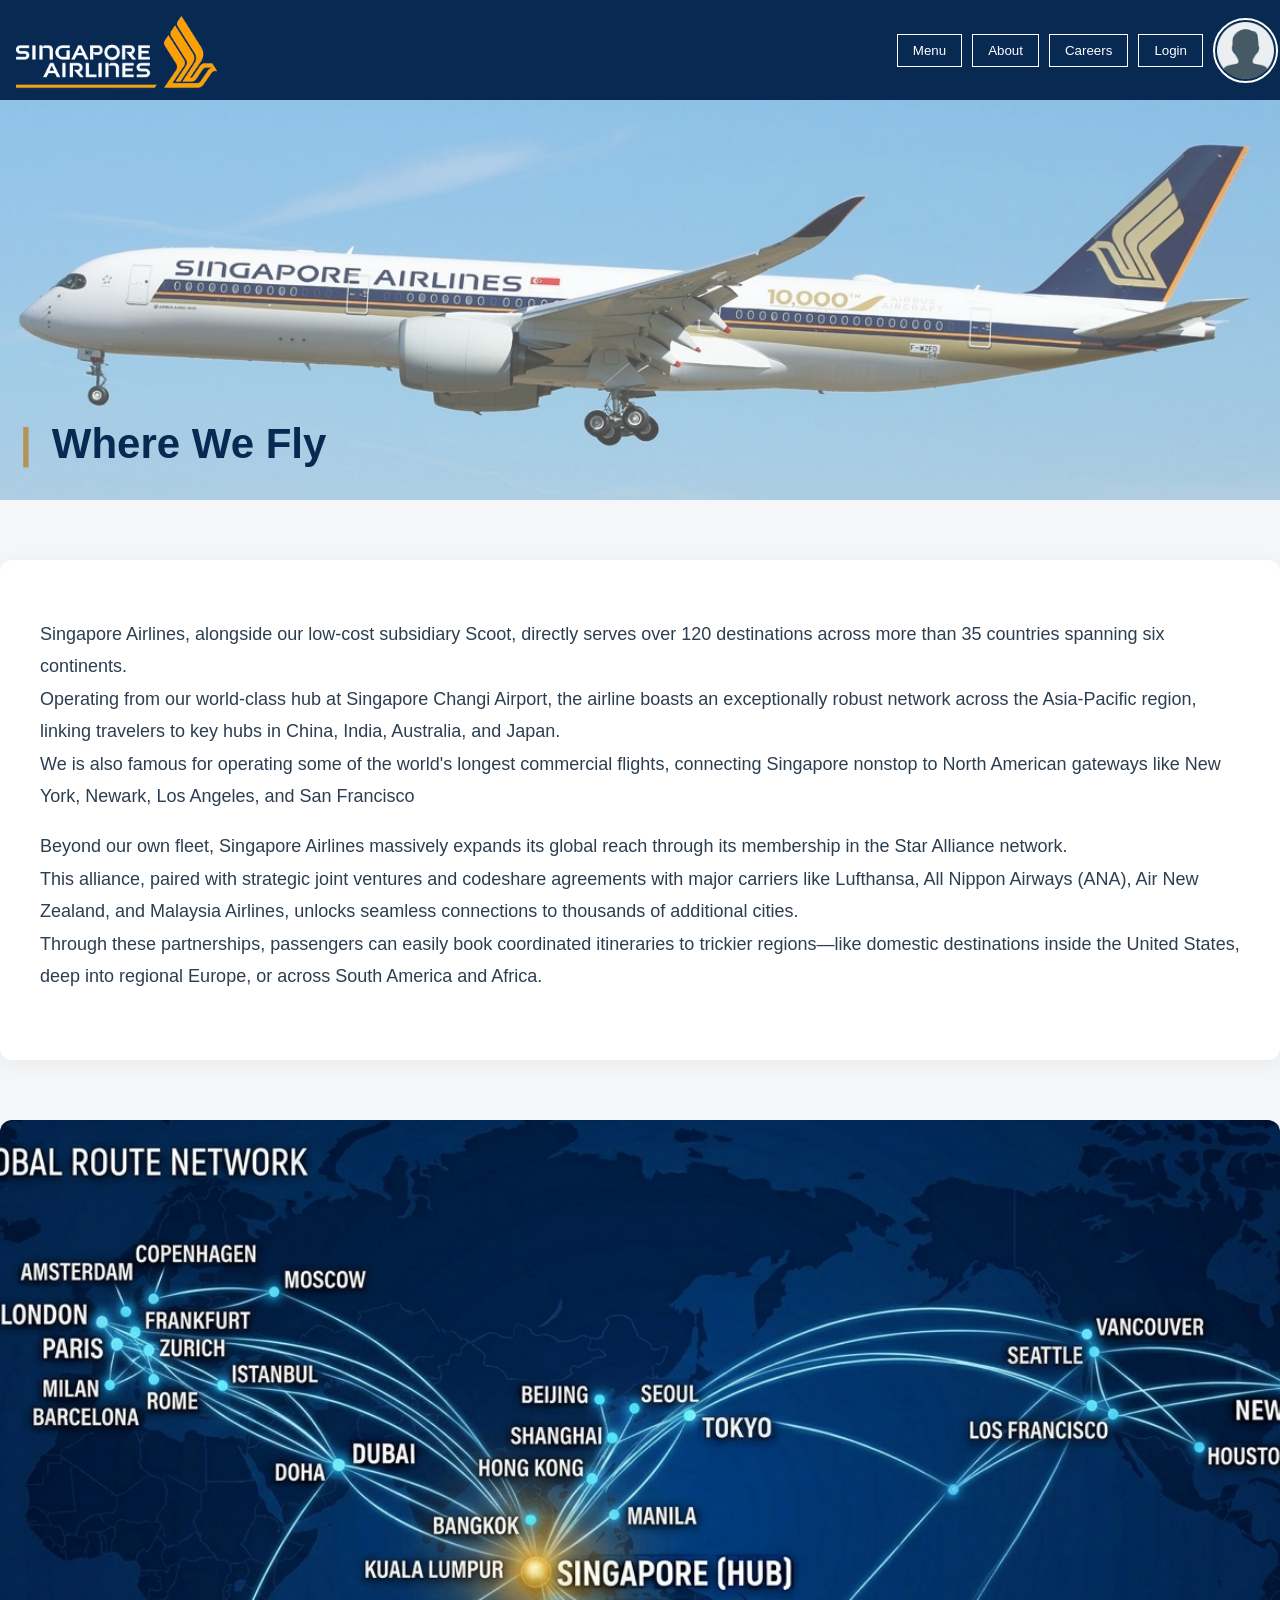
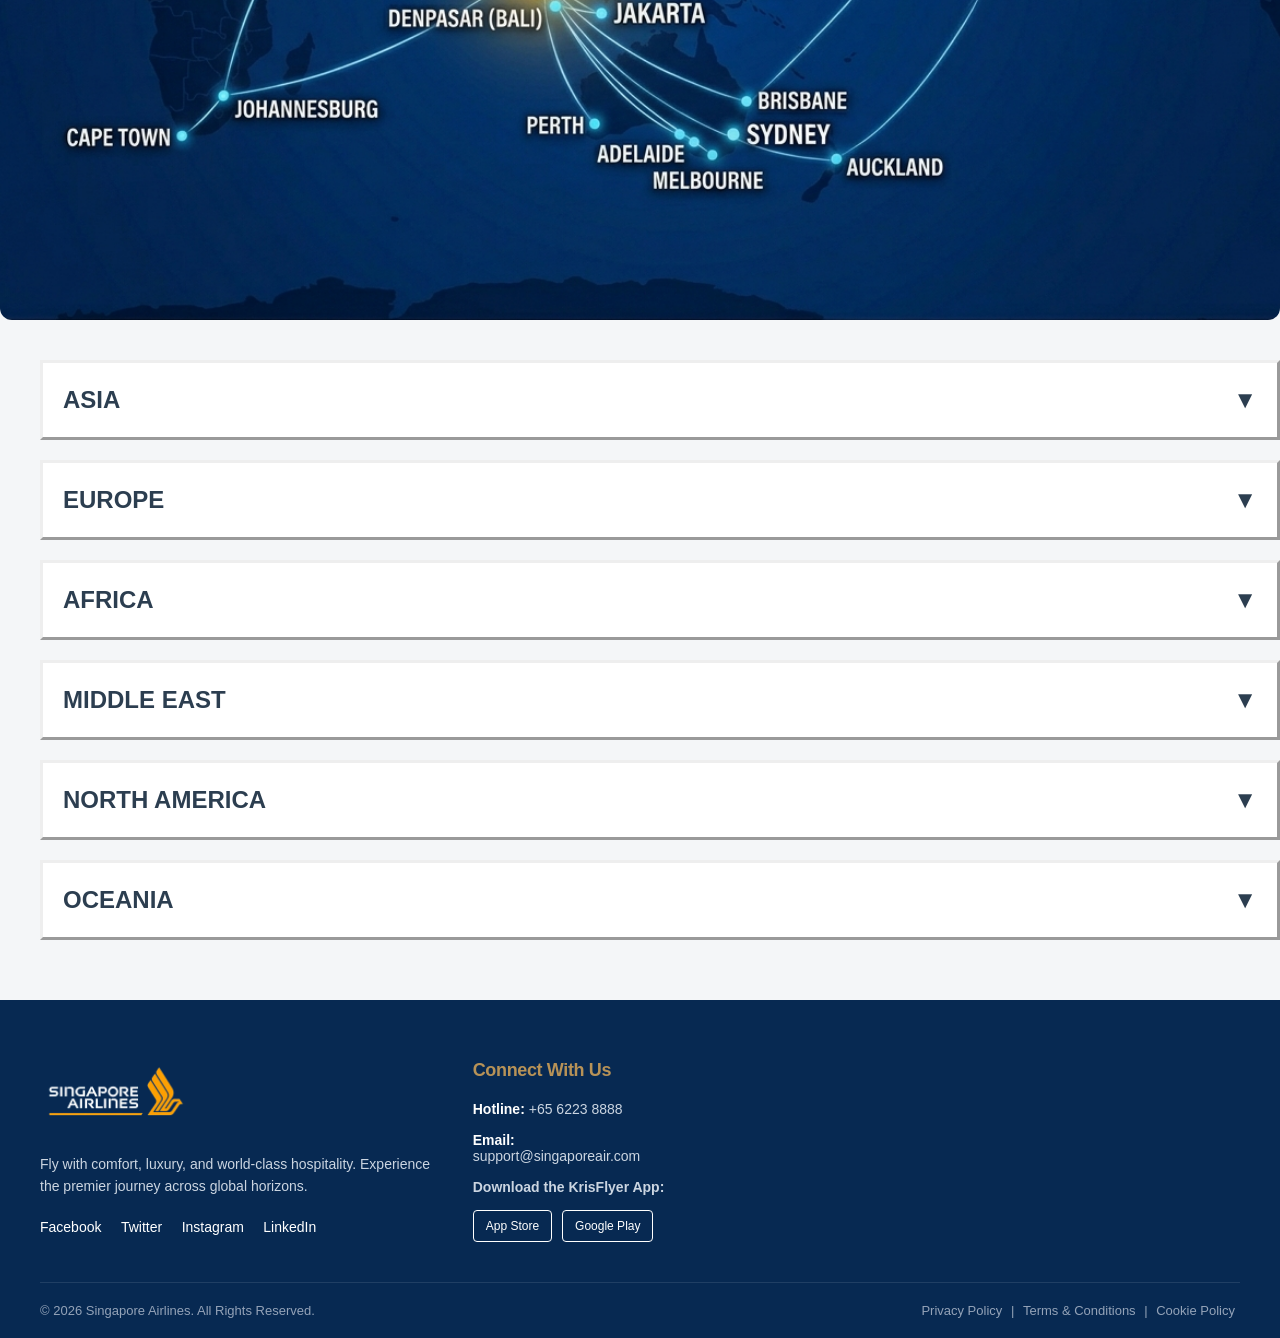
<file: Singapore Airlines/Destinations.html>
<!DOCTYPE html>
<html lang="en">
<head>
    <meta charset="UTF-8">
    <meta name="viewport" content="width=device-width, initial-scale=1.0">
    <title>Where we fly to</title>
    <link rel="icon" type="img/png" href="Images\images-removebg-preview.png">

    <link rel="preconnect" href="https://fonts.googleapis.com">
    <link rel="preconnect" href="https://fonts.gstatic.com" crossorigin>
    <link href="https://fonts.googleapis.com/css2?family=Inter:wght@300;400;500;600;700&family=Montserrat:wght@400;500;600;700&display=swap" rel="family">
    <script src="https://code.jquery.com/jquery-3.7.1.min.js" integrity="sha256-/JqT3SQfawRcv/BIHPThkBvs0OEvtFFmqPF/lYI/Cxo=" crossorigin="anonymous"></script>

    <style>

    html {
        scroll-behavior: smooth;
    }

    * {
        box-sizing: border-box;
        font-family: 'Inter', 'Helvetica Neue', Helvetica, Arial, sans-serif;
        -webkit-font-smoothing: antialiased; 
        -moz-osx-font-smoothing: grayscale;
    }

    body {
        margin:0; 
        background-color: #f4f6f8;
        color: #2c3e50;
    }

    h1, h2, h3, h4, h5, h6 {
    font-family: 'Montserrat', 'Inter', sans-serif;
    letter-spacing: -0.02em;
    }
    
    .header {
            background-color: rgb(7, 41, 82);
            padding: 1px 2px;
            display: flex;
            justify-content: space-between;
            align-items: center;
            color: white;
            height: 100px;
            box-sizing: border-box;
            overflow: hidden;
    }

    .content {
            display: flex;         
            flex-direction: row;   
            align-items: center;   
            gap: 10px;             
    }

    .content button {
            background: transparent;
            color: white;
            border: 1px solid white;
            padding: 8px 15px;
            cursor: pointer;
    }

    .content button:hover {
            background-color: #B79257;
            transition: background-color 0.3s, transform 0.2s;
    }

    .content button:active {
           background-color: rgb(7, 41, 82);
    }

    .logo-area img {
            height: 90px; 
            width: auto;
            display: block;
    }

    .User-Profile {
            display: flex;
            align-items: center;
            justify-content: center;
    }

    .User-Profile button {
            height: 65px;  
            width: 65px;   
            border-radius: 50%; 
            padding: 2px;
            overflow: hidden;
            display: flex;
            align-items: center;
            justify-content: center;
            border: 2px solid white;
            cursor: pointer;
    }

    .User-Profile button img {
            width: 100%;
            height: 100%;
            object-fit: cover; 
            display: block;
    }

    .sidebar {
        height: 100%;
        width: 0; 
        position: fixed;
        z-index: 2000;
        top: 0;
        right: 0;
        background-color: #B79257;
        overflow-x: hidden;
        transition: 0.4s; 
        padding-top: 60px;
        box-shadow: -5px 0 15px rgba(0,0,0,0.3);
    }

    .sidebar-links a {
        padding: 15px 30px;
        text-decoration: none;
        font-size: 20px;
        color: white;
        display: flex;
        justify-content: space-between;
        align-items: center;
        transition: 0.3s;
        border-bottom: 1px solid rgba(255,255,255,0.1);
    }

    .sidebar-links a::after {
        content: '›'; 
        font-size: 24px;
        color: white; 
        transition: 0.3s;
    }

    .sidebar-links a:hover::after {
        color: white;
        transform: translateX(5px); 
    }

    .sidebar-links a:hover {
        background-color: rgb(7, 41, 82);
        padding-left: 40px; 
    }

    .sidebar .closebtn {
        position: absolute;
        top: 10px;
        left: 25px;
        font-size: 36px;
        color: white;
        text-decoration: none;
    }

    .user-sidebar {
        height: 100%;
        width: 0; 
        position: fixed;
        z-index: 2000; 
        top: 0;
        right: 0; 
        background-color: #B79257; 
        overflow-x: hidden;
        transition: 0.4s; 
        padding-top: 20px;
        box-shadow: -5px 0 15px rgba(0,0,0,0.3);
    }

    .user-sidebar img {
        border-radius: 50%;
        height: 150px;
        width: 150px;
        object-fit: cover;
        
    }

    .user-sidebar-links a {
        padding: 15px 30px;
        text-decoration: none;
        font-size: 20px;
        color: white;
        display: flex;
        justify-content: space-between;
        align-items: center;
        transition: 0.3s;
        border-bottom: 1px solid rgba(255,255,255,0.1);
    }

    .user-sidebar-links a::after {
        content: '›';
        font-size: 24px;
        color: white; 
        transition: 0.3s;
    }

    .user-sidebar-links a:hover::after {
        color: white;
        transform: translateX(5px);
    }

    .user-sidebar-links a:hover {
        background-color: rgb(7, 41, 82);
        padding-left: 40px; 
    }

    .user-sidebar .closebutton {
        font-size: 36px;
        color: white;
        text-decoration: none;
        line-height: 1;
        order: 2;
    }

    .user-sidebar-top {
        display: flex;
        justify-content: space-between;
        align-items: center;
        padding: 20px 30px 20px 30px;
        border-top: 5px solid white;
        border-bottom: 5px solid white; 
        margin-bottom: 15px;
        background-color: rgb(7, 41, 82);
    }

    .info-heading {
        max-width: 100%;
        height: 400px;
        animation-name: fade;
        animation-duration: 1.5s;
    }

    @keyframes fade {
            from {opacity: .4} 
            to {opacity: 1}
    }

    .info-heading p span {
        color: #B79257;
        padding: 20px;
    }

    .info-heading p {
        color: rgb(7, 41, 82);
        font-size: 42px;
        font-weight: bold;
        margin-top: 320px;
        z-index: 1;
        position: absolute;
    }

    .info-heading img {
        width: 100%;
        height: 100%;
        z-index: 0;
        position: relative;
        object-fit: cover;
        opacity: 0.7;
        overflow: hidden;
    }

    .info {
        border-radius: 12px;
        box-shadow: 0 4px 20px rgba(0, 0, 0, 0.05); 
        height: 500px;
        max-width: 1400px;
        background-color: white;
        margin: 60px auto;
        padding: 40px;
    }

    .info p{
        font-size: 18px;
        align-items: center;
        justify-content: center;
        color: #2c3e50;
        max-width: 1200px;
        line-height: 1.8;
        font-weight: 400;
    }

    .des-img {
        height: 800px;
        max-width: 1430px;
        border-radius: 12px;
        margin: 40px auto;
    }

    .des-img img {
        width: 100%;
        height: 100%;
        object-fit: cover;
        overflow: hidden;
        border-radius: 12px;
    }

    .continent {
        max-width: 1430px;
        height: 80px;
        font-size: 24px;
        font-weight: bold;
        border-style: outset;
        background-color: #ffffff;
        color: #2c3e50;
        margin-top: 20px;
        display: flex;
        justify-content: space-between;
        align-items: center;
        padding-right: 20px;
        margin-left: 40px;
    }

    .continent p {
        padding-left: 20px;
    }

    .country {
        display: none;
        font-size: 18px;
        line-height: 1.5;
        max-width: 1430px;
        height: fit-content;
        border-style: outset;
        background-color: #ffffff;
        color: #2c3e50;
        margin-left: 40px;
        margin-bottom: 40px;
    }

    .site-footer {
    background-color: rgb(7, 41, 82);
    color: #ffffff;
    padding: 60px 40px 20px 40px;
    margin-top: 60px; 
    }

    .footer-container {
    max-width: 1200px;
    margin: 0 auto;
    display: grid;
    grid-template-columns: 2fr 1fr 1fr 1.5fr; 
    gap: 40px;
    border-bottom: 1px solid rgba(255, 255, 255, 0.1);
    padding-bottom: 40px;
    }

    .footer-brand .footer-logo {
    height: 60px;
    width: auto;
    margin-bottom: 15px;
    }

    .footer-brand .footer-tagline {
    font-size: 14px;
    line-height: 1.6;
    color: #cbd5e1; 
    margin-bottom: 20px;
    }

    .footer-socials a {
    color: #ffffff;
    text-decoration: none;
    font-size: 14px;
    margin-right: 15px;
    transition: color 0.3s ease;
    }

    .footer-socials a:hover {
    color: #B79257; 
    }

    .footer-container h3 {
    color: #B79257; 
    font-size: 18px;
    font-weight: 600;
    margin-top: 0;
    margin-bottom: 20px;
    }

    .footer-apps p {
    font-size: 14px;
    color: #cbd5e1;
    margin: 5px 0 15px 0;
    }

    .footer-apps strong {
    color: #ffffff;
    }

    .download-text {
    margin-top: 20px;
    font-weight: bold;
    }

    .app-buttons {
    display: flex;
    gap: 10px;
    }

    .app-btn {
    background-color: transparent;
    color: #ffffff;
    border: 1px solid #ffffff;
    padding: 8px 12px;
    font-size: 12px;
    text-decoration: none;
    border-radius: 4px;
    transition: all 0.3s ease;
    }

    .app-btn:hover {
    background-color: #B79257;
    border-color: #B79257;
    }

    .footer-bottom {
    max-width: 1200px;
    margin: 0 auto;
    padding-top: 20px;
    display: flex;
    justify-content: space-between;
    align-items: center;
    font-size: 13px;
    color: #94a3b8;
    }

    .footer-bottom p {
    margin: 0;
    }

    .footer-legal-links a {
    color: #94a3b8;
    text-decoration: none;
    margin: 0 5px;
    transition: color 0.3s ease;
    }

    .footer-legal-links a:hover {
    color: #ffffff;
    }

    @media (max-width: 768px) {
    .footer-container {
        grid-template-columns: 1fr;
        gap: 30px;
    }
    
    .footer-bottom {
        flex-direction: column;
        gap: 15px;
        text-align: center;
    }
    }

    </style>
</head>
<body>

    <div class="header">
        <div class="logo-area">
            <img src="Images\images-removebg-preview.png" alt="Logo">
        </div>
        <div class="content" >
            <button onclick="openNav()">Menu</button>
            <a href="About Page.html" style="text-decoration: none;">
            <button>About</button>
            </a>
            <a href="Careers.html" style="text-decoration: none;">
            <button>Careers</button>
            </a> 
            <a href="Login.html" style="text-decoration: none;">
            <button>Login</button>
            </a>
            <div class="User-Profile">
            <button onclick="openNavigation()"><img src="Images\727399.png"></button>
            </div>
        </div>
    </div>
     
    <div id="mySidebar" class="sidebar">
        <a href="javascript:void(0)" class="closebtn" onclick="closeNav()">&times;</a>
        <div class="sidebar-links">
            <a href="Homepage.html">Home</a>
            <a href="Bookings.html">Book a Flight</a>
            <a href="#">Flight Status</a>
            <a href="Web-checkin.html">Web Check-In</a>
            <a href="#">Inflight Services</a>
            <a href="Destinations.html">Destinations</a>
            <a href="Fleet.html">Our Fleet</a>
            
        </div>
    </div>

    <div id="user-Sidebar" class="user-sidebar">
    <div class="user-sidebar-top">
        <div id="user-sidebar-profile" class="user-sidebar-profile">
            <img src="Images\727399.png" alt="User Profile">
        </div>
        <a href="javascript:void(0)" class="closebutton" onclick="closeNavigation()">&times;</a>
    </div>
    
    <div class="user-sidebar-links">
        <a href="#">Your Account</a>
        <a href="#">Your Bookings</a>
        <a href="#">Reward Points</a>
        <a href="#">Notifications</a>
        <a href="Login.html" onclick="alert('Are you sure you want to log out?')">Log Out</a>
    </div>
    </div>

    <div class="info-heading">
        <p><span>|</span>Where We Fly</p>
        <img src="Images\Singapore_Airlines_Airbus_A350-941_F-WZFD_to_9V-SMF.jpg">
    </div>

    <div class="info">
        <p>Singapore Airlines, alongside our low-cost subsidiary Scoot, directly serves over 120 destinations across more than 35 countries spanning six continents.
        <br>Operating from our world-class hub at Singapore Changi Airport, the airline boasts an exceptionally robust network across the Asia-Pacific region, linking travelers to key hubs in China, India, Australia, and Japan. 
        <br>We is also famous for operating some of the world's longest commercial flights, connecting Singapore nonstop to North American gateways like New York, Newark, Los Angeles, and San Francisco</p>
        <p>Beyond our own fleet, Singapore Airlines massively expands its global reach through its membership in the Star Alliance network.
        <br>This alliance, paired with strategic joint ventures and codeshare agreements with major carriers like Lufthansa, All Nippon Airways (ANA), Air New Zealand, and Malaysia Airlines, 
        unlocks seamless connections to thousands of additional cities. 
        <br>Through these partnerships, passengers can easily book coordinated itineraries to trickier regions—like domestic destinations inside the United States, deep into regional Europe, or across South America and Africa.</p>
    </div>

    <div class="des-img">
        <img src="Images\Gemini_Generated_Image_szn3wszn3wszn3ws.png">
    </div>

    <div class="continent">
        <p>ASIA</p>
        <p>&#9660;</p>
    </div>
    <div class="country">
        <ul>
            <li>Singapore(Hub)</li><br>
            <li>Tokyo</li><br>
            <li>Seoul</li><br>
            <li>Beijing</li><br>
            <li>Shanghai</li><br>
            <li>Hongkong</li><br>
            <li>Manila</li><br>
            <li>Bangkok</li><br>
            <li>Mumbai</li><br>
            <li>New Delhi</li><br>
            <li>Kuala Lumpur</li><br>
            <li>Jakarta</li><br>
            <li>Denpasar(Bali)</li><br>
        </ul>
    </div>

    <div class="continent">
        <p>EUROPE</p>
        <p>&#9660;</p>
    </div>
    <div class="country">
        <ul>
            <li>London</li><br>
            <li>Paris</li><br>
            <li>Frankfurt</li><br>
            <li>Zurich</li><br>
            <li>Milan</li><br>
            <li>Rome</li><br>
            <li>Barcelona</li><br>
            <li>Copenhagen</li><br>
            <li>Amsterdam</li><br>
            <li>Istanbul</li><br>
            <li>Moscow</li><br>
        </ul>
    </div>

    <div class="continent">
        <p>AFRICA</p>
        <p>&#9660;</p>
    </div>
    <div class="country">
        <ul>
            <li>Johannesburg</li><br>
            <li>Cape Town</li><br>
        </ul>
    </div>

    <div class="continent">
        <p>MIDDLE EAST</p>
        <p>&#9660;</p>
    </div>
    <div class="country">
        <ul>
            <li>Dubai</li><br>
            <li>Doha</li><br>
        </ul>
    </div>

    <div class="continent">
        <p>NORTH AMERICA</p>
        <p>&#9660;</p>
    </div>
    <div class="country">
        <ul>
            <li>New York</li><br>
            <li>Los Angeles</li><br>
            <li>Houston</li><br>
            <li>San Fransisco</li><br>
            <li>Seattle</li><br>
            <li>Vancouver</li><br>
        </ul>
    </div>

    <div class="continent">
        <p>OCEANIA</p>
        <p>&#9660;</p>
    </div>
    <div class="country">
        <ul>
            <li>Perth</li><br>
            <li>Adelaide</li><br>
            <li>Sydney</li><br>
            <li>Melbourne</li><br>
            <li>Brisbane</li><br>
            <li>Auckland</li><br>
        </ul>
    </div>

    <footer class="site-footer">
        <div class="footer-container">
        <div class="footer-brand">
            <img src="Images\images-removebg-preview.png" alt="Singapore Airlines Logo" class="footer-logo">
            <p class="footer-tagline">Fly with comfort, luxury, and world-class hospitality. Experience the premier journey across global horizons.</p>
            <div class="footer-socials">
                <a href="#" aria-label="Facebook">Facebook</a>
                <a href="#" aria-label="Twitter">Twitter</a>
                <a href="#" aria-label="Instagram">Instagram</a>
                <a href="#" aria-label="LinkedIn">LinkedIn</a>
            </div>
        </div>

        <div class="footer-apps">
            <h3>Connect With Us</h3>
            <p class="contact-number"><strong>Hotline:</strong> +65 6223 8888</p>
            <p class="contact-email"><strong>Email:</strong> support@singaporeair.com</p>
            <p class="download-text">Download the KrisFlyer App:</p>
            <div class="app-buttons">
                <a href="#" class="app-btn">App Store</a>
                <a href="#" class="app-btn">Google Play</a>
            </div>
        </div>
        </div>

        <div class="footer-bottom">
        <p>&copy; 2026 Singapore Airlines. All Rights Reserved.</p>
        <div class="footer-legal-links">
            <a href="#">Privacy Policy</a> | 
            <a href="#">Terms & Conditions</a> | 
            <a href="#">Cookie Policy</a>
        </div>
        </div>
    </footer>


    <script>

       function openNav() {
          document.getElementById("mySidebar").style.width = "300px";
        }

       function closeNav() {
          document.getElementById("mySidebar").style.width = "0";
        }

        function openNavigation() {
          document.getElementById("user-Sidebar").style.width = "300px";
        }

       function closeNavigation() {
          document.getElementById("user-Sidebar").style.width = "0";
        }
    
        $(document).ready(function () {
            $(".continent").click(function drop(){
            $(this).next(".country").toggle("slow");
        });
        });

    </script>
</body>
</html>
</file>
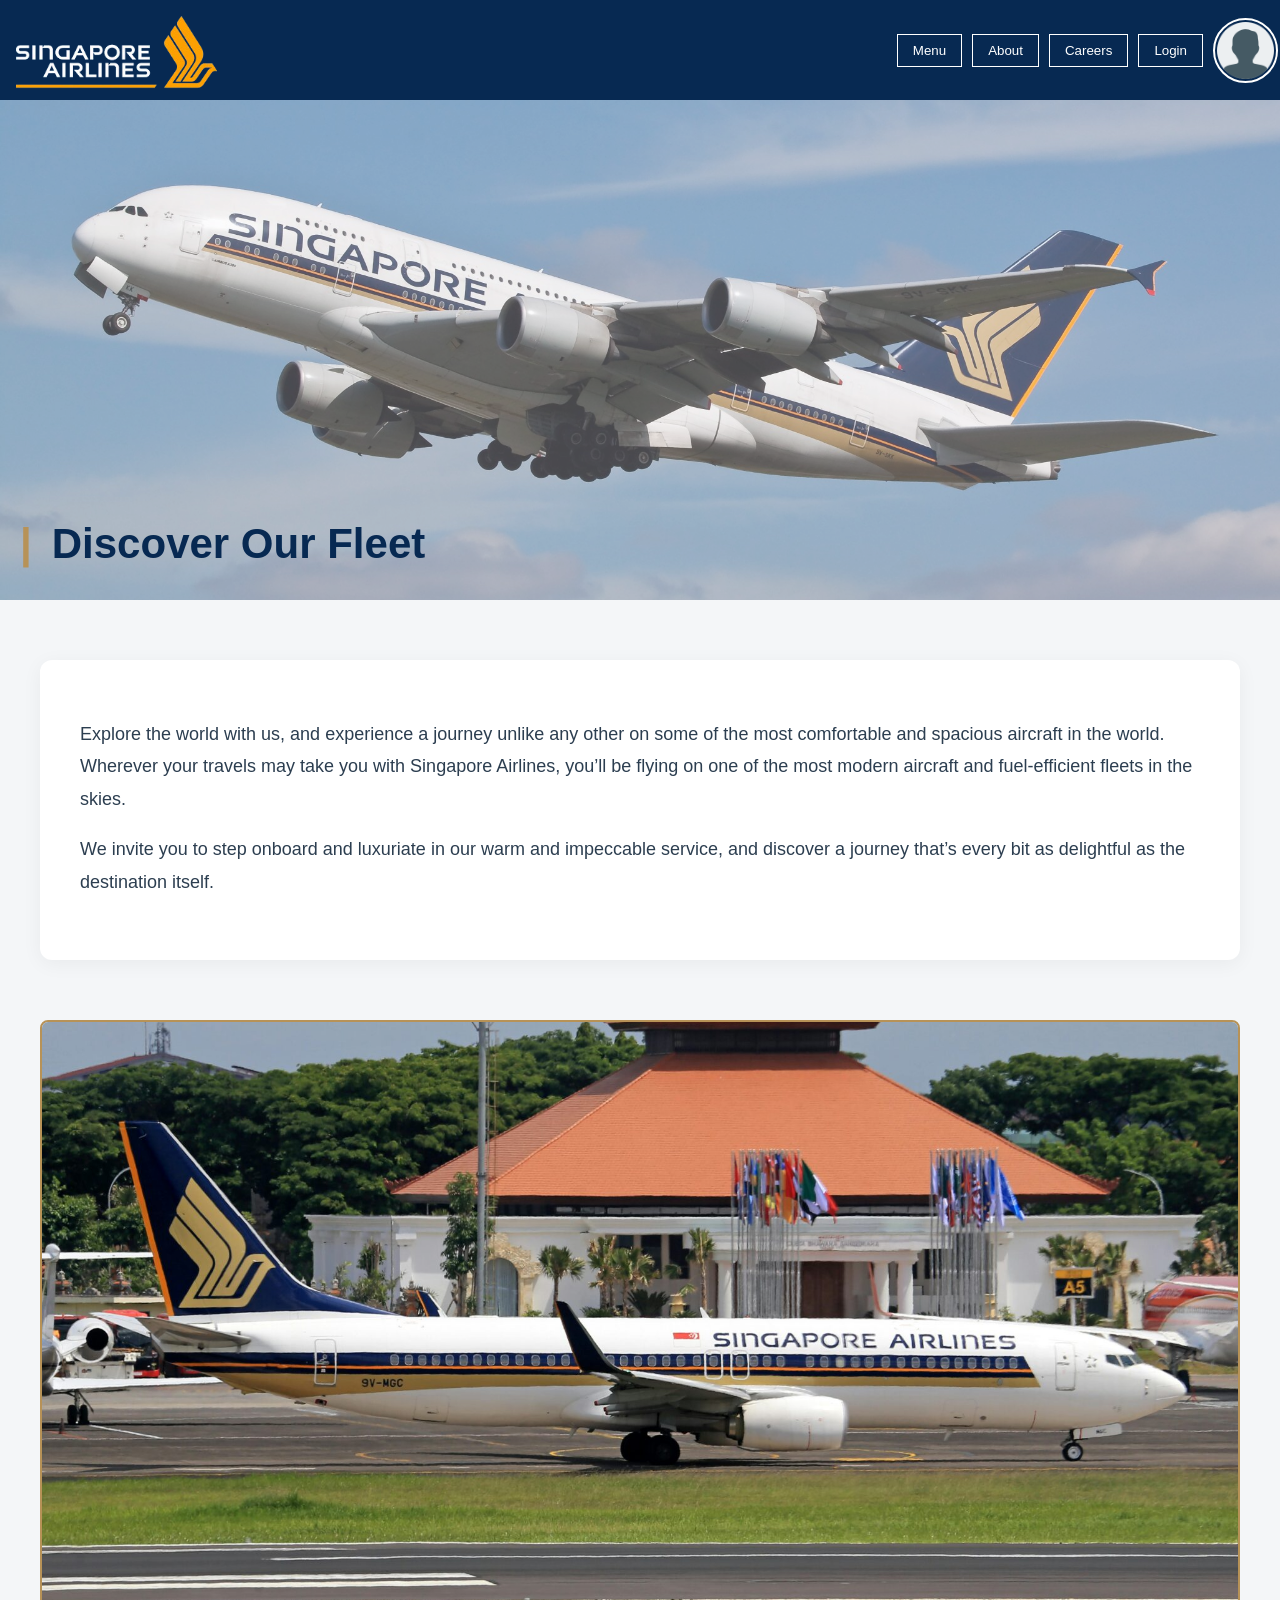
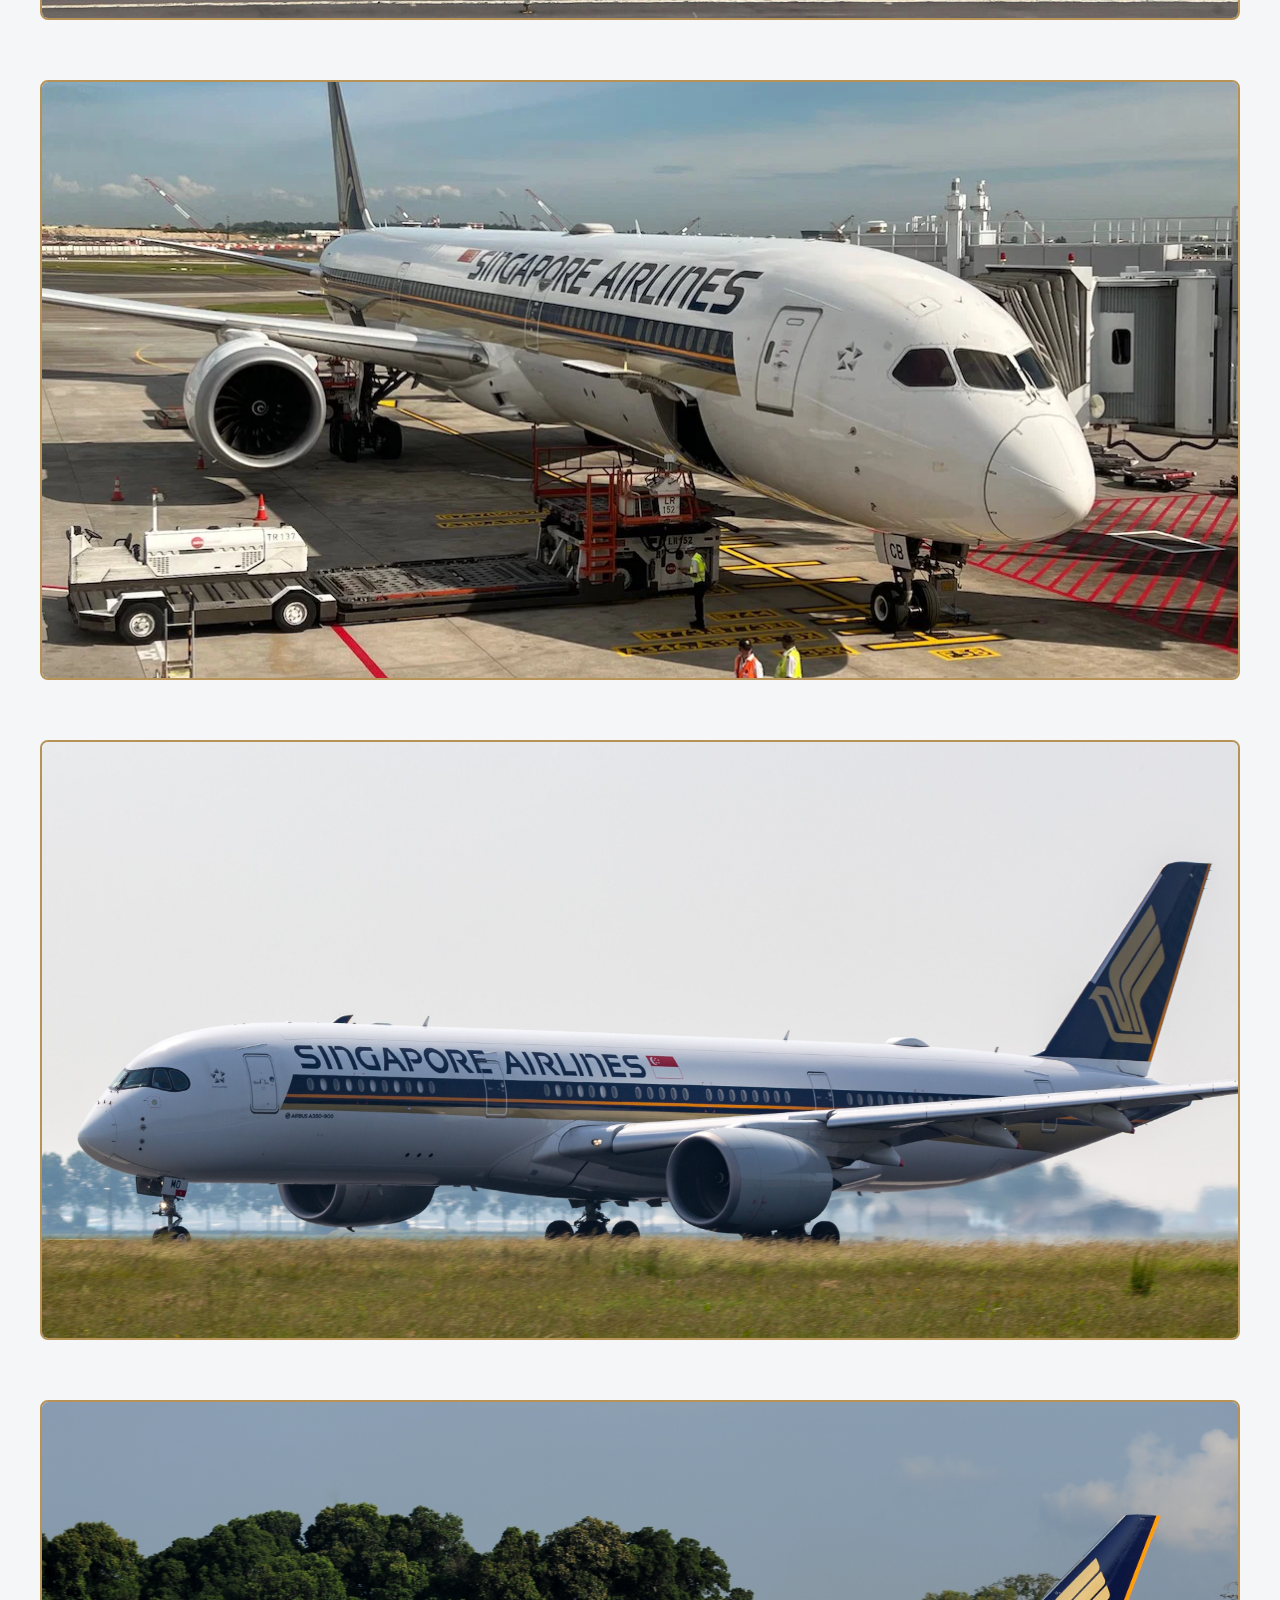
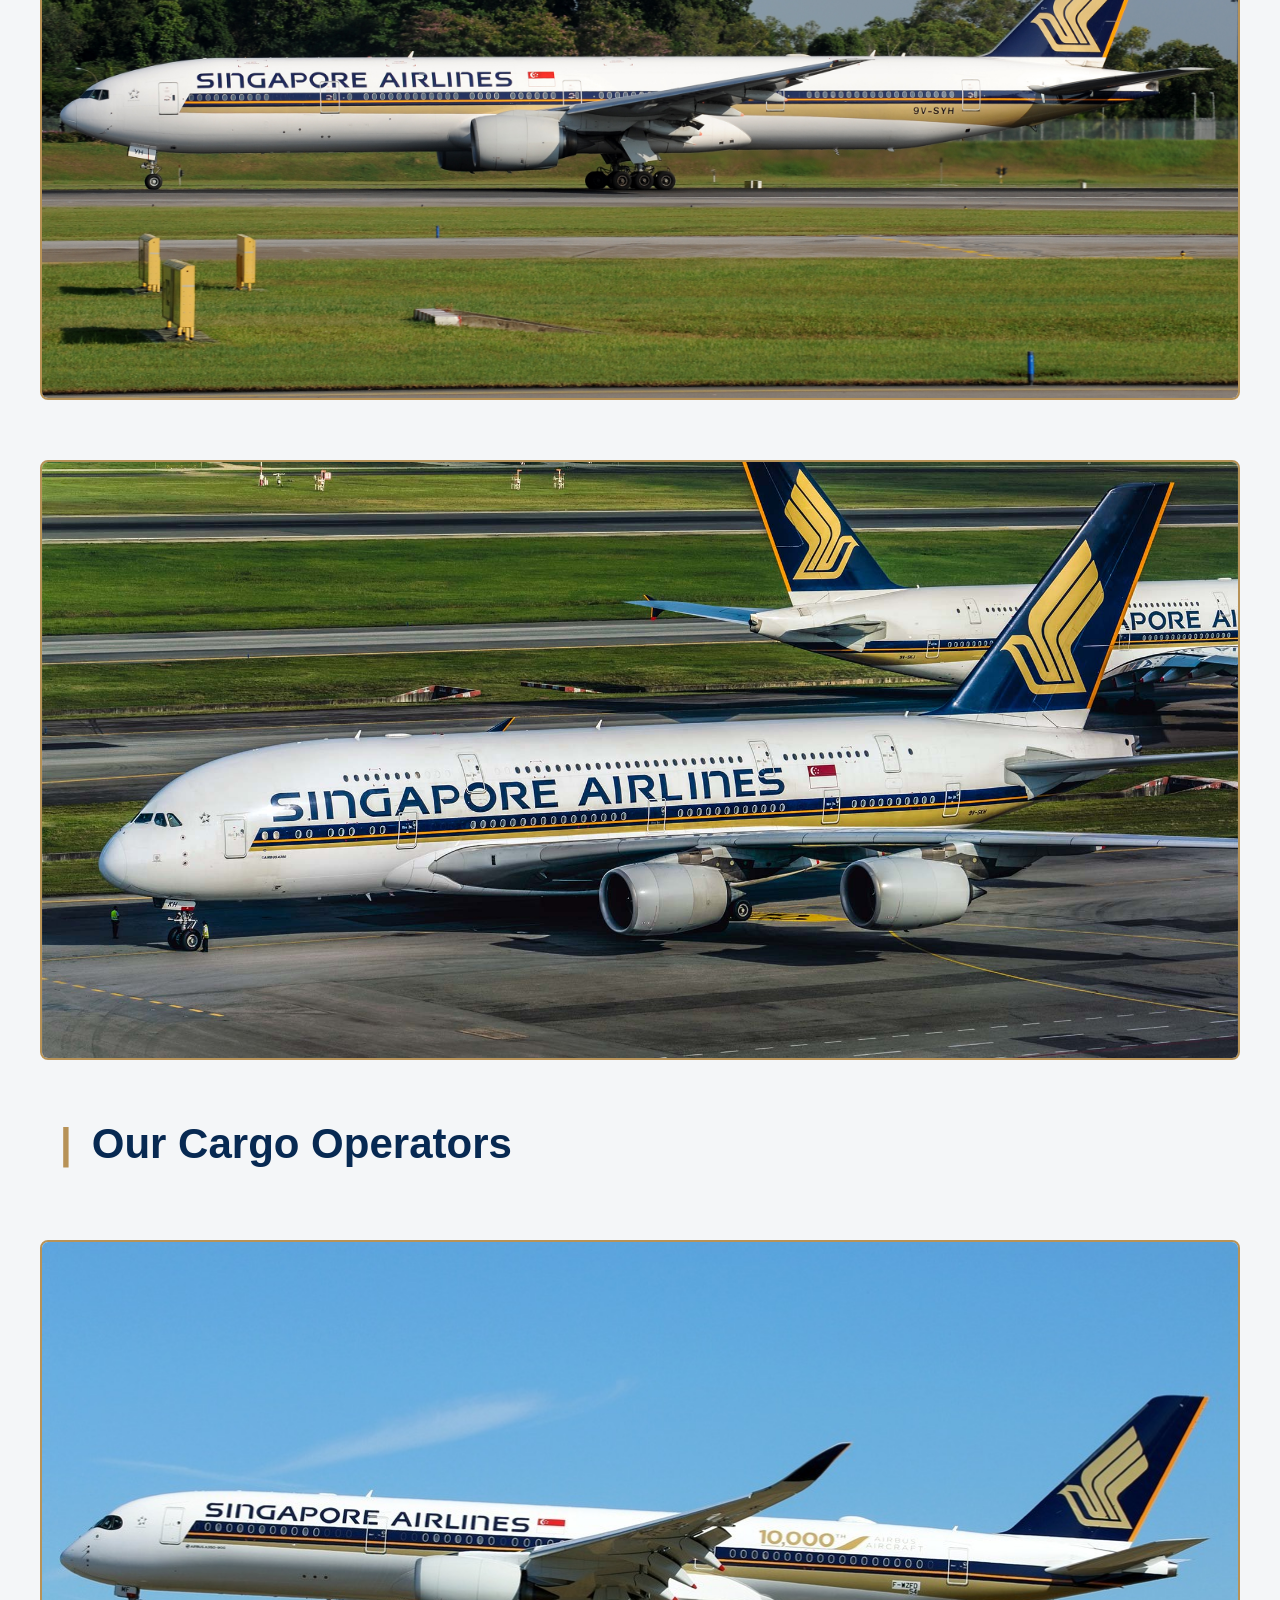
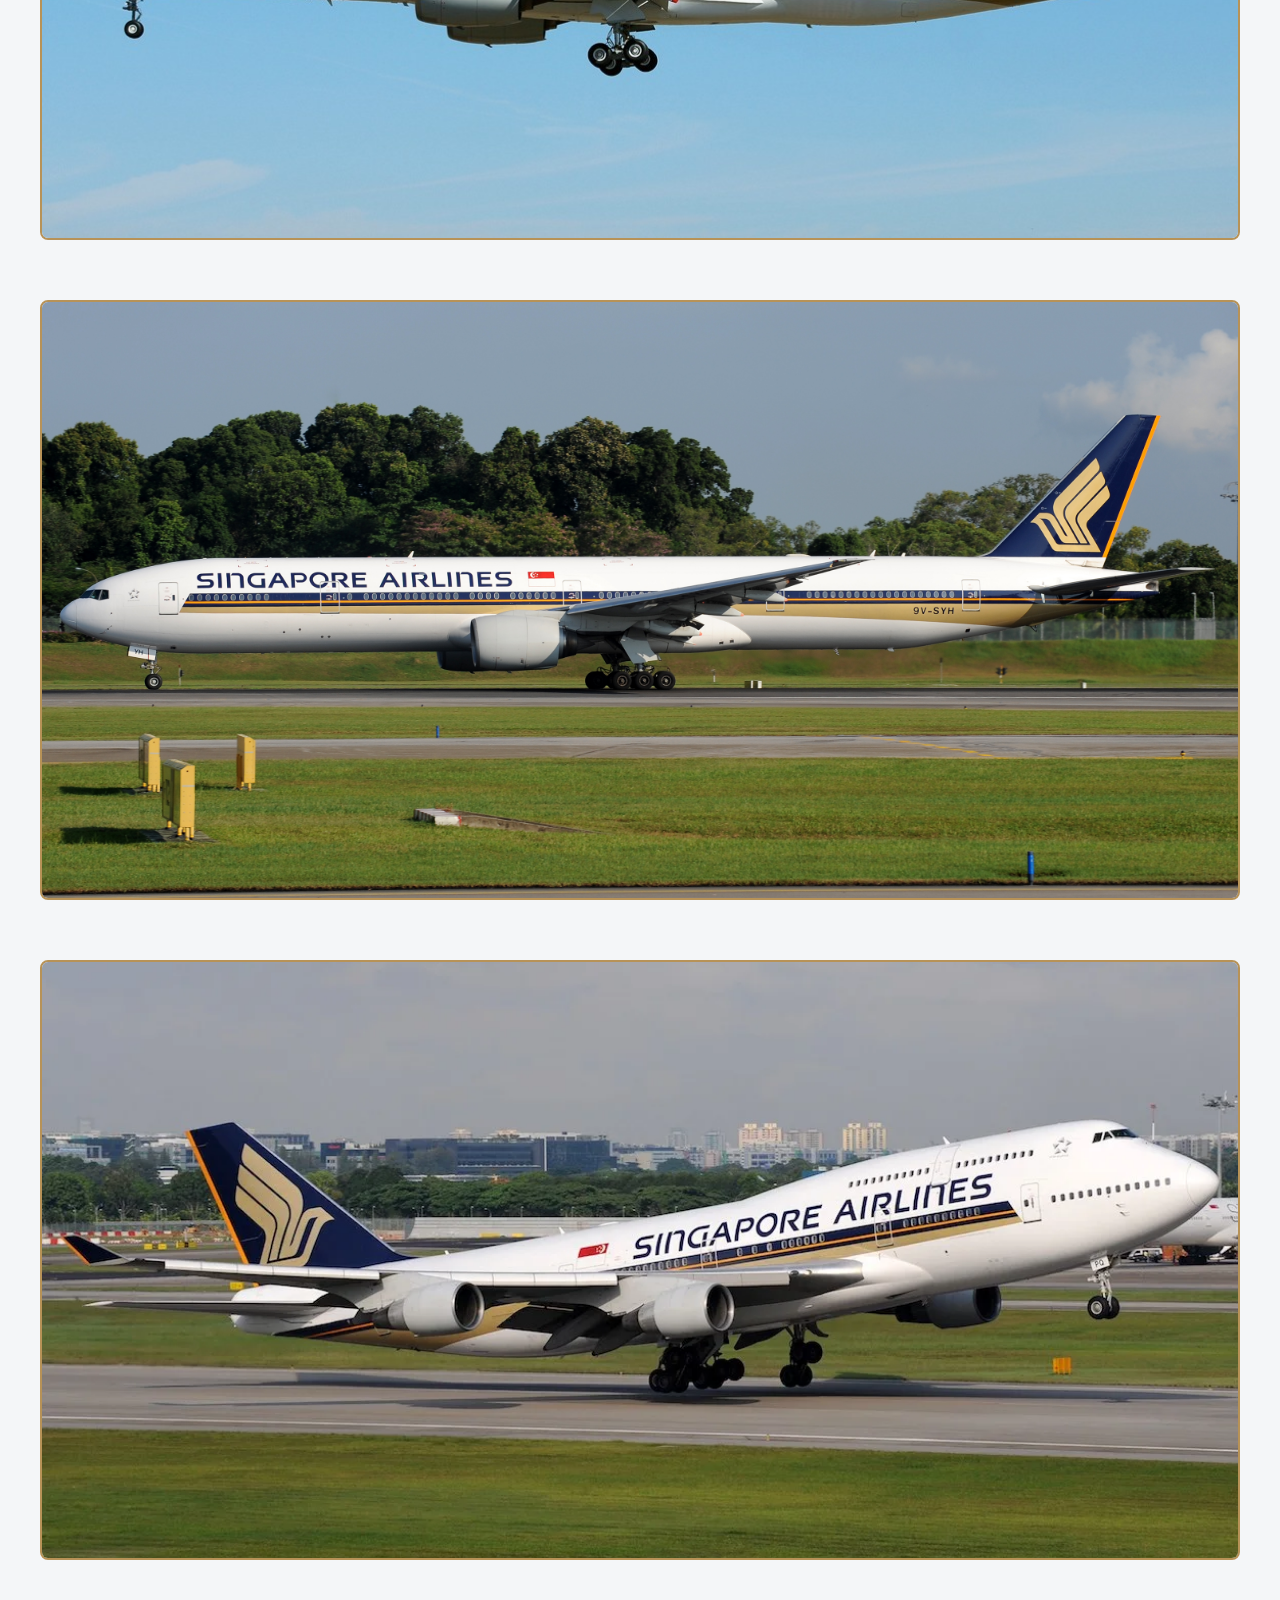
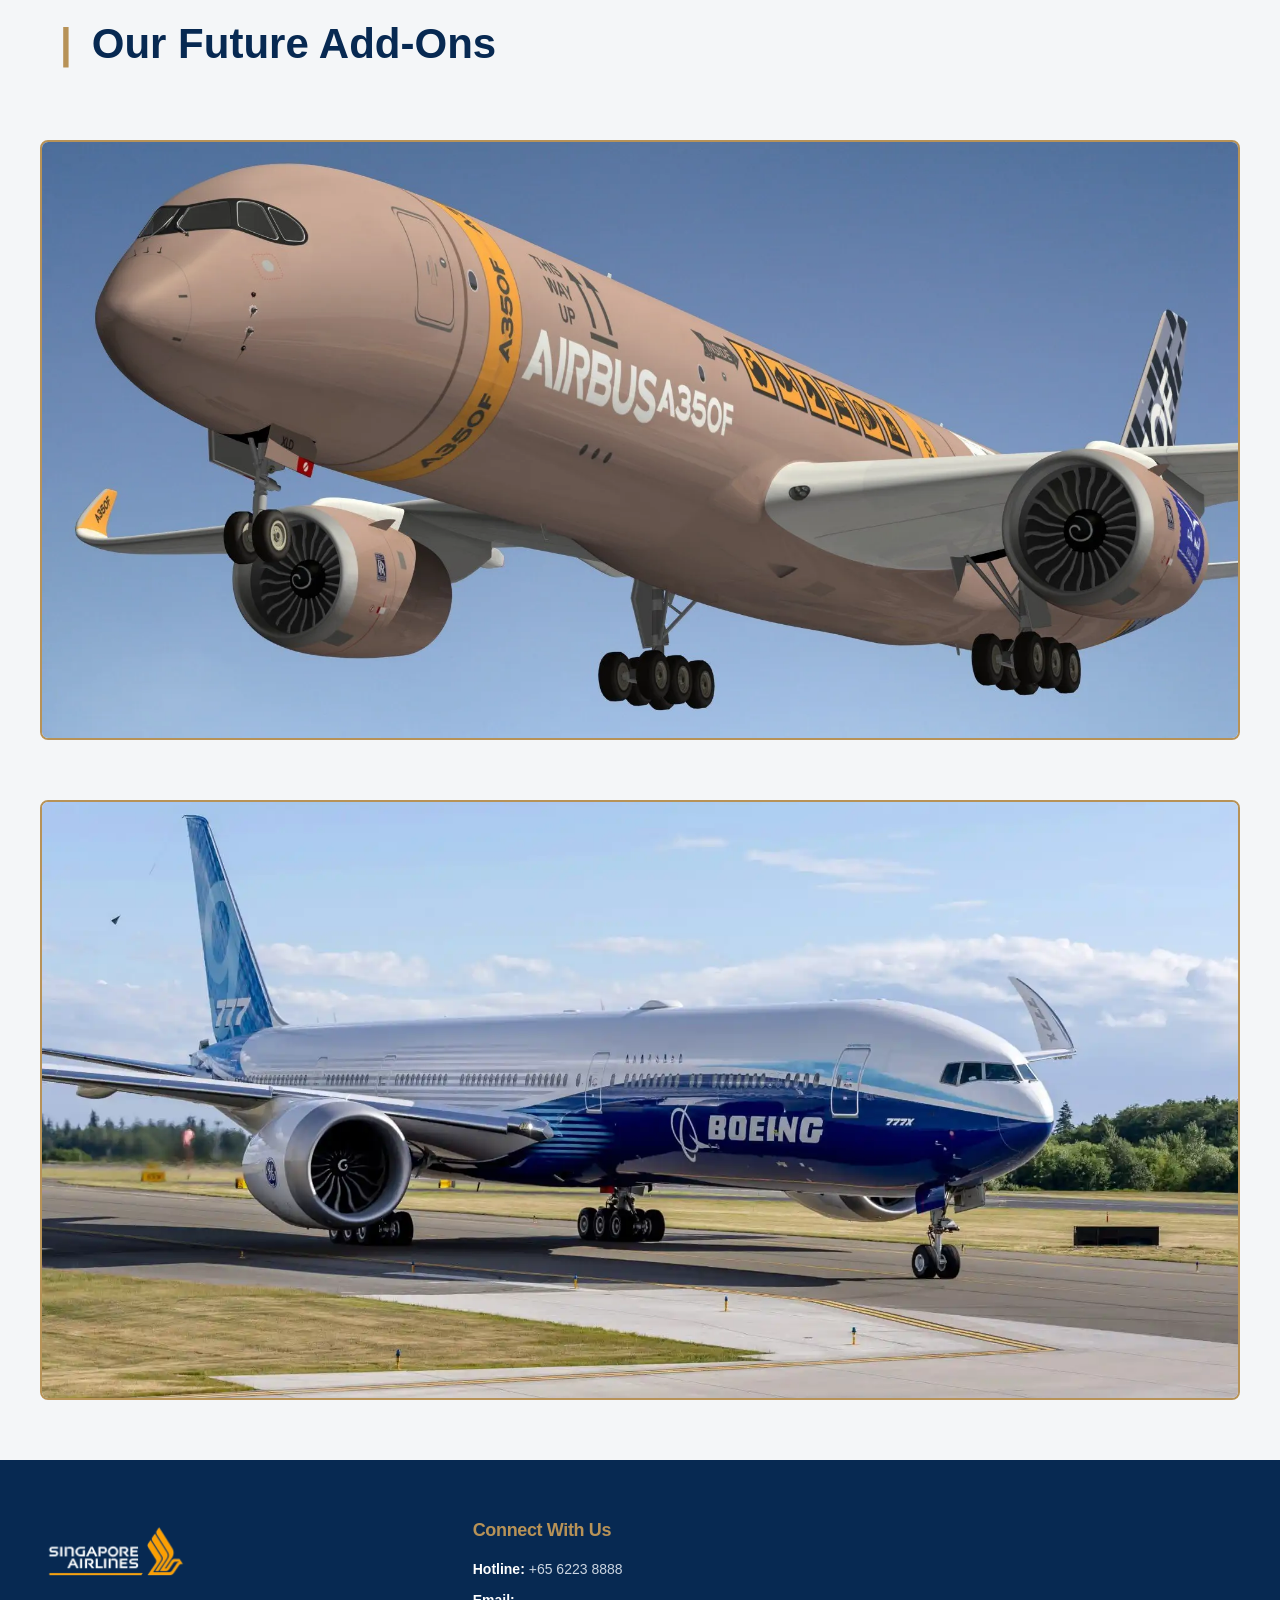
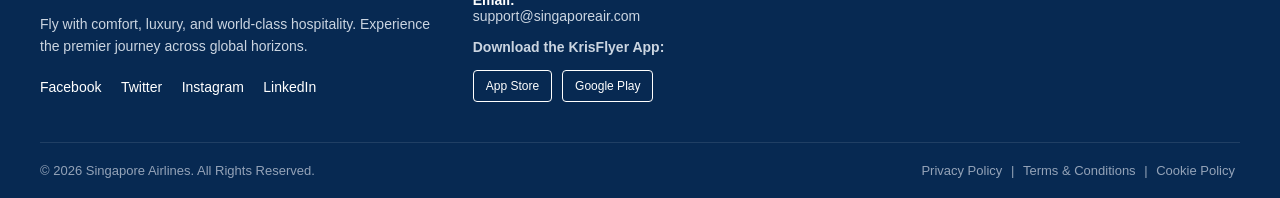
<file: Singapore Airlines/Fleet.html>
<!DOCTYPE html>
<html lang="en">
<head>
    <meta charset="UTF-8">
    <meta name="viewport" content="width=device-width, initial-scale=1.0">
    <title>Our Fleet</title>
    <link rel="icon" type="img/png" href="Images\images-removebg-preview.png">

    <link rel="preconnect" href="https://fonts.googleapis.com">
    <link rel="preconnect" href="https://fonts.gstatic.com" crossorigin>
    <link href="https://fonts.googleapis.com/css2?family=Inter:wght@300;400;500;600;700&family=Montserrat:wght@400;500;600;700&display=swap" rel="family">
    <script src="https://code.jquery.com/jquery-3.7.1.min.js" integrity="sha256-/JqT3SQfawRcv/BIHPThkBvs0OEvtFFmqPF/lYI/Cxo=" crossorigin="anonymous"></script>

    <style>

    html {
        scroll-behavior: smooth;
    }

    * {
        box-sizing: border-box;
        font-family: 'Inter', 'Helvetica Neue', Helvetica, Arial, sans-serif;
        -webkit-font-smoothing: antialiased; 
        -moz-osx-font-smoothing: grayscale;
    }

    body {
        margin:0; 
        background-color: #f4f6f8;
        color: #2c3e50;
    }

    h1, h2, h3, h4, h5, h6 {
    font-family: 'Montserrat', 'Inter', sans-serif;
    letter-spacing: -0.02em;
    }
    
    .header {
            background-color: rgb(7, 41, 82);
            padding: 1px 2px;
            display: flex;
            justify-content: space-between;
            align-items: center;
            color: white;
            height: 100px;
            box-sizing: border-box;
            overflow: hidden;
    }

    .content {
            display: flex;         
            flex-direction: row;   
            align-items: center;   
            gap: 10px;             
    }

    .content button {
            background: transparent;
            color: white;
            border: 1px solid white;
            padding: 8px 15px;
            cursor: pointer;
    }

    .content button:hover {
            background-color: #B79257;
            transition: background-color 0.3s, transform 0.2s;
    }

    .content button:active {
           background-color: rgb(7, 41, 82);
    }

    .logo-area img {
            height: 90px; 
            width: auto;
            display: block;
    }

    .User-Profile {
            display: flex;
            align-items: center;
            justify-content: center;
    }

    .User-Profile button {
            height: 65px;  
            width: 65px;   
            border-radius: 50%; 
            padding: 2px;
            overflow: hidden;
            display: flex;
            align-items: center;
            justify-content: center;
            border: 2px solid white;
            cursor: pointer;
    }

    .User-Profile button img {
            width: 100%;
            height: 100%;
            object-fit: cover; 
            display: block;
    }

    .sidebar {
        height: 100%;
        width: 0; 
        position: fixed;
        z-index: 2000;
        top: 0;
        right: 0;
        background-color: #B79257;
        overflow-x: hidden;
        transition: 0.4s; 
        padding-top: 60px;
        box-shadow: -5px 0 15px rgba(0,0,0,0.3);
    }

    .sidebar-links a {
        padding: 15px 30px;
        text-decoration: none;
        font-size: 20px;
        color: white;
        display: flex;
        justify-content: space-between;
        align-items: center;
        transition: 0.3s;
        border-bottom: 1px solid rgba(255,255,255,0.1);
    }

    .sidebar-links a::after {
        content: '›'; 
        font-size: 24px;
        color: white; 
        transition: 0.3s;
    }

    .sidebar-links a:hover::after {
        color: white;
        transform: translateX(5px); 
    }

    .sidebar-links a:hover {
        background-color: rgb(7, 41, 82);
        padding-left: 40px; 
    }

    .sidebar .closebtn {
        position: absolute;
        top: 10px;
        left: 25px;
        font-size: 36px;
        color: white;
        text-decoration: none;
    }

    .user-sidebar {
        height: 100%;
        width: 0; 
        position: fixed;
        z-index: 2000; 
        top: 0;
        right: 0; 
        background-color: #B79257; 
        overflow-x: hidden;
        transition: 0.4s; 
        padding-top: 20px;
        box-shadow: -5px 0 15px rgba(0,0,0,0.3);
    }

    .user-sidebar img {
        border-radius: 50%;
        height: 150px;
        width: 150px;
        object-fit: cover;
        
    }

    .user-sidebar-links a {
        padding: 15px 30px;
        text-decoration: none;
        font-size: 20px;
        color: white;
        display: flex;
        justify-content: space-between;
        align-items: center;
        transition: 0.3s;
        border-bottom: 1px solid rgba(255,255,255,0.1);
    }

    .user-sidebar-links a::after {
        content: '›';
        font-size: 24px;
        color: white; 
        transition: 0.3s;
    }

    .user-sidebar-links a:hover::after {
        color: white;
        transform: translateX(5px);
    }

    .user-sidebar-links a:hover {
        background-color: rgb(7, 41, 82);
        padding-left: 40px; 
    }

    .user-sidebar .closebutton {
        font-size: 36px;
        color: white;
        text-decoration: none;
        line-height: 1;
        order: 2;
    }

    .user-sidebar-top {
        display: flex;
        justify-content: space-between;
        align-items: center;
        padding: 20px 30px 20px 30px;
        border-top: 5px solid white;
        border-bottom: 5px solid white; 
        margin-bottom: 15px;
        background-color: rgb(7, 41, 82);
    }

    .discover {
        max-width: 100%;
        height: 500px;
        animation-name: fade;
        animation-duration: 1.5s;
    }

    @keyframes fade {
            from {opacity: .4} 
            to {opacity: 1}
    }

    .discover p span, .cargo p span, .future p span {
        color: #B79257;
        padding: 20px;
    }

    .discover p{
        color: rgb(7, 41, 82);
        font-size: 42px;
        font-weight: bold;
        margin-top: 420px;
        z-index: 1;
        position: absolute;
    }

    .discover img {
        width: 100%;
        height: 100%;
        z-index: 0;
        position: relative;
        object-fit: cover;
        opacity: 0.7;
        overflow: hidden;
    }

    .info {
        border-radius: 12px;
        box-shadow: 0 4px 20px rgba(0, 0, 0, 0.05); 
        height: 300px;
        max-width: 1200px;
        background-color: white;
        margin: 60px auto;
        padding: 40px;
    }

    .info p{
        font-size: 18px;
        align-items: center;
        justify-content: center;
        color: #2c3e50;
        max-width: 1200px;
        line-height: 1.8;
        font-weight: 400;
    }

    .plane {
        max-width: 1200px;
        height: 600px;
        border-radius: 8px;
        border: 2px #B79257 solid;
        margin: 60px auto;
        position: relative; 
        overflow: hidden;   
    }

    .plane-img {
        width: 100%;
        height: 100%;
    }

    .plane-img img {
        width: 100%;
        height: 100%;
        object-fit: cover;
        display: block;
        transition: opacity 0.3s ease;
    }

    .plane:hover .plane-img img {
        opacity: 0.4; 
    }

    .text {
        color: white;
        display: none; 
        line-height: 1.6;
        z-index: 10;
        position: absolute;
        top: 0;
        left: 0;
        width: 100%;
        height: 100%;
        padding: 40px;
        background-color: rgba(7, 41, 82, 0.7); 
        box-sizing: border-box;
    }

    .text p {
        font-size: 24px;
    }
    
    .cargo, .future {
        max-width: 1200px;
        margin: 40px auto;
        position: relative;
        height: 60px; 
    }
    .cargo p, .future p {
        margin-top: 0; 
        position: relative;
        color: rgb(7, 41, 82);
        font-size: 42px;
        font-weight: bold;
    }

    .site-footer {
    background-color: rgb(7, 41, 82);
    color: #ffffff;
    padding: 60px 40px 20px 40px;
    margin-top: 60px; 
    }

    .footer-container {
    max-width: 1200px;
    margin: 0 auto;
    display: grid;
    grid-template-columns: 2fr 1fr 1fr 1.5fr; 
    gap: 40px;
    border-bottom: 1px solid rgba(255, 255, 255, 0.1);
    padding-bottom: 40px;
    }

    .footer-brand .footer-logo {
    height: 60px;
    width: auto;
    margin-bottom: 15px;
    }

    .footer-brand .footer-tagline {
    font-size: 14px;
    line-height: 1.6;
    color: #cbd5e1; 
    margin-bottom: 20px;
    }

    .footer-socials a {
    color: #ffffff;
    text-decoration: none;
    font-size: 14px;
    margin-right: 15px;
    transition: color 0.3s ease;
    }

    .footer-socials a:hover {
    color: #B79257; 
    }

    .footer-container h3 {
    color: #B79257; 
    font-size: 18px;
    font-weight: 600;
    margin-top: 0;
    margin-bottom: 20px;
    }

    .footer-apps p {
    font-size: 14px;
    color: #cbd5e1;
    margin: 5px 0 15px 0;
    }

    .footer-apps strong {
    color: #ffffff;
    }

    .download-text {
    margin-top: 20px;
    font-weight: bold;
    }

    .app-buttons {
    display: flex;
    gap: 10px;
    }

    .app-btn {
    background-color: transparent;
    color: #ffffff;
    border: 1px solid #ffffff;
    padding: 8px 12px;
    font-size: 12px;
    text-decoration: none;
    border-radius: 4px;
    transition: all 0.3s ease;
    }

    .app-btn:hover {
    background-color: #B79257;
    border-color: #B79257;
    }

    .footer-bottom {
    max-width: 1200px;
    margin: 0 auto;
    padding-top: 20px;
    display: flex;
    justify-content: space-between;
    align-items: center;
    font-size: 13px;
    color: #94a3b8;
    }

    .footer-bottom p {
    margin: 0;
    }

    .footer-legal-links a {
    color: #94a3b8;
    text-decoration: none;
    margin: 0 5px;
    transition: color 0.3s ease;
    }

    .footer-legal-links a:hover {
    color: #ffffff;
    }

    @media (max-width: 768px) {
    .footer-container {
        grid-template-columns: 1fr;
        gap: 30px;
    }
    
    .footer-bottom {
        flex-direction: column;
        gap: 15px;
        text-align: center;
    }
    }

    </style>
</head>
<body>

    <div class="header">
        <div class="logo-area">
            <img src="Images\images-removebg-preview.png" alt="Logo">
        </div>
        <div class="content" >
            <button onclick="openNav()">Menu</button>
            <a href="About Page.html" style="text-decoration: none;">
            <button>About</button>
            </a>
            <a href="Careers.html" style="text-decoration: none;">
            <button>Careers</button>
            </a>
            <a href="Login.html" style="text-decoration: none;">
            <button>Login</button>
            </a>
            <div class="User-Profile">
            <button onclick="openNavigation()"><img src="Images\727399.png"></button>
            </div>
        </div>
    </div>
     
    <div id="mySidebar" class="sidebar">
        <a href="javascript:void(0)" class="closebtn" onclick="closeNav()">&times;</a>
        <div class="sidebar-links">
            <a href="Homepage.html">Home</a>
            <a href="Bookings.html">Book a Flight</a>
            <a href="#">Flight Status</a>
            <a href="Web-checkin.html">Web Check-In</a>
            <a href="#">Inflight Services</a>
            <a href="Destinations.html">Destinations</a>
            <a href="#">Our Fleet</a>
            
        </div>
    </div>

    <div id="user-Sidebar" class="user-sidebar">
    <div class="user-sidebar-top">
        <div id="user-sidebar-profile" class="user-sidebar-profile">
            <img src="Images\727399.png" alt="User Profile">
        </div>
        <a href="javascript:void(0)" class="closebutton" onclick="closeNavigation()">&times;</a>
    </div>
    
    <div class="user-sidebar-links">
        <a href="#">Your Account</a>
        <a href="#">Your Bookings</a>
        <a href="#">Reward Points</a>
        <a href="#">Notifications</a>
        <a href="Login.html" onclick="alert('Are you sure you want to log out?')">Log Out</a>
    </div>
    </div>

    <div class="discover">
        <p><span>|</span>Discover Our Fleet</p>
        <img src="Images\singapore-airlines-a380.jpg">
    </div>

    <div class="info">
        <p>Explore the world with us, and experience a journey unlike any other on some of the most comfortable and spacious aircraft in the world. 
        <br>Wherever your travels may take you with Singapore Airlines, you’ll be flying on one of the most modern aircraft and fuel-efficient fleets in the skies.</p>
        <p>We invite you to step onboard and luxuriate in our warm and impeccable service, and discover a journey that’s every bit as delightful as the destination itself.</p>
    </div>

    <div class="plane">
        <div class="plane-img">
        <img src="Images\pexels-photo-18315976.jpeg">
        </div>
        <div class="text">
        <h1>BOEING 737</h1>
        <p>The Boeing 737 MAX is a series of narrow-body aircraft developed by Boeing Commercial Airplanes as the fourth generation of the Boeing 737. 
        <br>It succeeds the Boeing 737 Next Generation and incorporates more efficient CFM International LEAP engines,
        <br>aerodynamic improvements such as split-tip winglets, and structural modifications.</p>
        </div>
    </div>

    <div class="plane">
        <div class="plane-img">
        <img src="Images\Singapore-Airlines-787-Business-Class-4.webp">
        </div>
        <div class="text">
        <h1>BOEING 787 DREAMLINER</h1>
        <p>The Boeing 787 Dreamliner, often shortened to Boeing 787, is an American wide-body airliner developed and manufactured by Boeing Commercial Airplanes.
        <br>After dropping its unconventional Sonic Cruiser project, 
        <br>Boeing announced the conventional 7E7 on January 29, 2003, which focused largely on efficiency.</p>
        </div>
    </div>

    <div class="plane">
        <div class="plane-img">
        <img src="Images\hPmqJvddrIynCjPrLqFoJhOjodEoTjgGOxTcMYKmiFGekmYTHWVGAoJwkcvpuuDh.jpg">
        </div>
        <div class="text">
        <h1>AIRBUS A350</h1>
        <p>The Airbus A350 is a long-range, wide-body twin-engine airliner developed and produced by Airbus. 
        <br>The initial A350 design, which was proposed in 2004, in response to the Boeing 787 Dreamliner, 
        <br>would have been a development of the Airbus A330 with composite wings, advanced winglets, and new efficient engines.
        <br> Due to inadequate market support, Airbus switched in 2006 to a clean-sheet extra wide body (XWB) design, 
        <br>powered by two Rolls-Royce Trent XWB high bypass turbofan engines.</p>
        </div>
    </div>

    <div class="plane">
        <div class="plane-img">
        <img src="Images\acft-b773-4.jpg">
        </div>
        <div class="text">
        <h1>BOEING 777</h1>
        <p>The Boeing 777, commonly referred to as the Triple Seven, is an American long-range wide-body airliner developed and manufactured by Boeing Commercial Airplanes.
        <br>The 777 is the world's largest twinjet and the most-built wide-body airliner.
        <br>The jetliner was designed to bridge the gap between Boeing's other wide body airplanes, the twin-engined 767 and quad-engined 747, 
        <br>and to replace aging DC-10 and L-1011 trijets.</p>
        </div>
    </div>

    <div class="plane">
        <div class="plane-img">
        <img src="Images\SQ-A380s-Changi-Taxi-Planes-Portrait-Aviation-Media.jpg">
        </div>
        <div class="text">
        <h1>AIRBUS A380</h1>
        <p>The Airbus A380 is a large wide-body airliner, developed and produced by Airbus from 2003 to 2021. 
        <br>It is the world's largest passenger airliner and the only full-length double-deck jet airliner. 
        <br>Airbus studies started in 1988, and the project was announced in 1990 to challenge the dominance of the Boeing 747 in the long-haul market. 
        <br>The then-designated A3XX project was presented in 1994 and Airbus launched the €9.5 billion (US$10.7 billion) A380 programme on 19 December 2000.</p>
        </div>
    </div>

    <div class="cargo">
        <p><span>|</span>Our Cargo Operators</p>
    </div>

    <div class="plane">
        <div class="plane-img">
        <img src="Images\Singapore_Airlines_Airbus_A350-941_F-WZFD_to_9V-SMF.jpg">
        </div>
        <div class="text">
        <h1>AIRBUS A350-1000</h1>
        <p>The Airbus A350 is a long-range, wide-body twin-engine airliner developed and produced by Airbus. 
        <br>The initial A350 design, which was proposed in 2004, in response to the Boeing 787 Dreamliner, 
        <br>would have been a development of the Airbus A330 with composite wings, advanced winglets, and new efficient engines.
        <br> Due to inadequate market support, Airbus switched in 2006 to a clean-sheet extra wide body (XWB) design, 
        <br>powered by two Rolls-Royce Trent XWB high bypass turbofan engines.</p>
        </div>
    </div>

    <div class="plane">
        <div class="plane-img">
        <img src="Images\acft-b773-4.jpg">
        </div>
        <div class="text">
        <h1>BOEING 777-900</h1>
        <p>The Boeing 777, commonly referred to as the Triple Seven, is an American long-range wide-body airliner developed and manufactured by Boeing Commercial Airplanes.
        <br>The 777 is the world's largest twinjet and the most-built wide-body airliner.
        <br>The jetliner was designed to bridge the gap between Boeing's other wide body airplanes, the twin-engined 767 and quad-engined 747, 
        <br>and to replace aging DC-10 and L-1011 trijets.</p>
        </div>
    </div>

    <div class="plane">
        <div class="plane-img">
        <img src="Images\9v_spq_singapore_departure6_1170_74086b2a8c.jpg">
        </div>
        <div class="text">
        <h1>BOEING 747</h1>
        <p>The Boeing 747-400 is a large, long-range wide-body airliner produced by Boeing Commercial Airplanes, as an advanced version of the original Boeing 747.
        <br>The model was first introduced as the Advanced Series 300 was announced at the September 1984 Farnborough Airshow,
        <br>targeting a 10% cost reduction with more efficient engines and 1,000 nautical miles [nmi] (1,900 km; 1,200 mi) range increase.</p>
        </div>
    </div>

    <div class="future">
        <p><span>|</span>Our Future Add-Ons</p>
    </div>
  
    <div class="plane">
        <div class="plane-img">
        <img src="Images\a350fpr12.webp">
        </div>
        <div class="text">
        <h1>AIRBUS A350-900</h1>
        <p>An A350-900 freighter was first mentioned in 2007, offering a similar capacity to the McDonnell Douglas MD-11F with a range of 9,250 km (5,000 nmi; 5,750 mi),
        <br>to be developed after the passenger version. In early 2020, Airbus was proposing an A350F before a potential launch.
        <br>The proposed freighter would be slightly longer than the A350-900 and Airbus would need 50 orders to launch the $2–3 billion programme</p>
        </div>
    </div>

    <div class="plane">
        <div class="plane-img">
        <img src="Images\Boeing777xLarge-10-scaled.webp">
        </div>
        <div class="text">
        <h1>BOEING 777X</h1>
        <p>The Boeing 777X is an American long-range, wide-body, twin-engine airliner built by Boeing Commercial Airplanes, undergoing flight testing. 
        <br>A substantial development from the original Boeing 777, changes for the 777X include General Electric GE9X engines,
        <br>composite wings with folding wingtips, greater cabin width and seating capacity, and technologies from the Boeing 787 Dreamliner.</p>
        </div>
    </div>

    <footer class="site-footer">
        <div class="footer-container">
        <div class="footer-brand">
            <img src="Images\images-removebg-preview.png" alt="Singapore Airlines Logo" class="footer-logo">
            <p class="footer-tagline">Fly with comfort, luxury, and world-class hospitality. Experience the premier journey across global horizons.</p>
            <div class="footer-socials">
                <a href="#" aria-label="Facebook">Facebook</a>
                <a href="#" aria-label="Twitter">Twitter</a>
                <a href="#" aria-label="Instagram">Instagram</a>
                <a href="#" aria-label="LinkedIn">LinkedIn</a>
            </div>
        </div>

        <div class="footer-apps">
            <h3>Connect With Us</h3>
            <p class="contact-number"><strong>Hotline:</strong> +65 6223 8888</p>
            <p class="contact-email"><strong>Email:</strong> support@singaporeair.com</p>
            <p class="download-text">Download the KrisFlyer App:</p>
            <div class="app-buttons">
                <a href="#" class="app-btn">App Store</a>
                <a href="#" class="app-btn">Google Play</a>
            </div>
        </div>
        </div>

        <div class="footer-bottom">
        <p>&copy; 2026 Singapore Airlines. All Rights Reserved.</p>
        <div class="footer-legal-links">
            <a href="#">Privacy Policy</a> | 
            <a href="#">Terms & Conditions</a> | 
            <a href="#">Cookie Policy</a>
        </div>
        </div>
    </footer>


    <script>

       function openNav() {
          document.getElementById("mySidebar").style.width = "300px";
        }

       function closeNav() {
          document.getElementById("mySidebar").style.width = "0";
        }

        function openNavigation() {
          document.getElementById("user-Sidebar").style.width = "300px";
        }

       function closeNavigation() {
          document.getElementById("user-Sidebar").style.width = "0";
        }

        $(document).ready(function(){
        $(".plane").hover(
            function() {
                $(this).find(".text").fadeIn("fast");
            }, 
            function() {
                $(this).find(".text").fadeOut("fast");
            }
        );
        });

    </script>
</body>
</html>
</file>
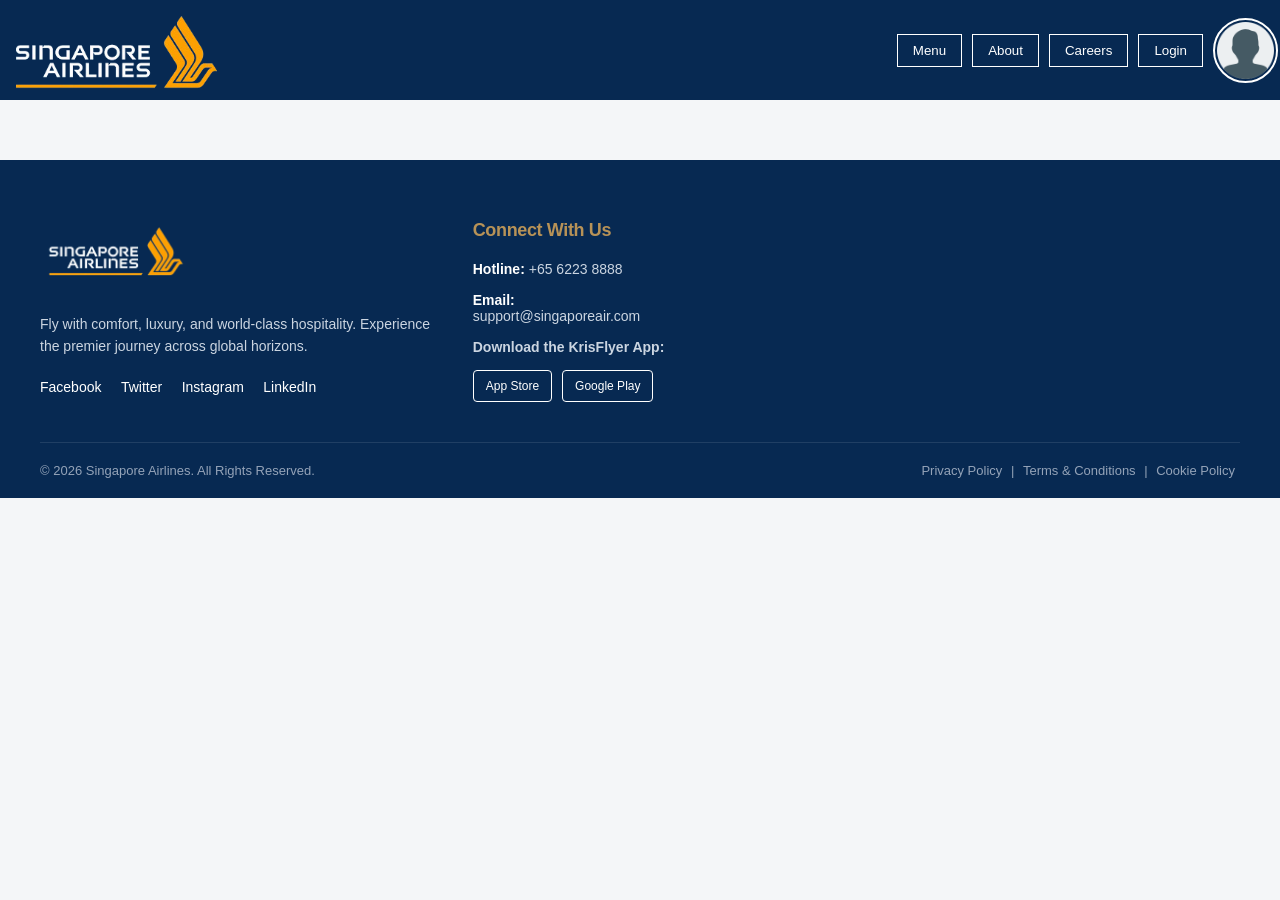
<file: Singapore Airlines/Header and Footer.html>
<!DOCTYPE html>
<html lang="en">
<head>
    <meta charset="UTF-8">
    <meta name="viewport" content="width=device-width, initial-scale=1.0">
    <title></title>
    <link rel="icon" type="img/png" href="Images\images-removebg-preview.png">

    <link rel="preconnect" href="https://fonts.googleapis.com">
    <link rel="preconnect" href="https://fonts.gstatic.com" crossorigin>
    <link href="https://fonts.googleapis.com/css2?family=Inter:wght@300;400;500;600;700&family=Montserrat:wght@400;500;600;700&display=swap" rel="family">

    <style>

    html {
        scroll-behavior: smooth;
    }

    * {
        box-sizing: border-box;
        font-family: 'Inter', 'Helvetica Neue', Helvetica, Arial, sans-serif;
        -webkit-font-smoothing: antialiased; 
        -moz-osx-font-smoothing: grayscale;
    }

    body {
        margin:0; 
        background-color: #f4f6f8;
        color: #2c3e50;
    }

    h1, h2, h3, h4, h5, h6 {
    font-family: 'Montserrat', 'Inter', sans-serif;
    letter-spacing: -0.02em;
    }
    
    .header {
            background-color: rgb(7, 41, 82);
            padding: 1px 2px;
            display: flex;
            justify-content: space-between;
            align-items: center;
            color: white;
            height: 100px;
            box-sizing: border-box;
            overflow: hidden;
    }

    .content {
            display: flex;         
            flex-direction: row;   
            align-items: center;   
            gap: 10px;             
    }

    .content button {
            background: transparent;
            color: white;
            border: 1px solid white;
            padding: 8px 15px;
            cursor: pointer;
    }

    .content button:hover {
            background-color: #B79257;
            transition: background-color 0.3s, transform 0.2s;
    }

    .content button:active {
           background-color: rgb(7, 41, 82);
    }

    .logo-area img {
            height: 90px; 
            width: auto;
            display: block;
    }

    .User-Profile {
            display: flex;
            align-items: center;
            justify-content: center;
    }

    .User-Profile button {
            height: 65px;  
            width: 65px;   
            border-radius: 50%; 
            padding: 2px;
            overflow: hidden;
            display: flex;
            align-items: center;
            justify-content: center;
            border: 2px solid white;
            cursor: pointer;
    }

    .User-Profile button img {
            width: 100%;
            height: 100%;
            object-fit: cover; 
            display: block;
    }

    .sidebar {
        height: 100%;
        width: 0; 
        position: fixed;
        z-index: 2000;
        top: 0;
        right: 0;
        background-color: #B79257;
        overflow-x: hidden;
        transition: 0.4s; 
        padding-top: 60px;
        box-shadow: -5px 0 15px rgba(0,0,0,0.3);
    }

    .sidebar-links a {
        padding: 15px 30px;
        text-decoration: none;
        font-size: 20px;
        color: white;
        display: flex;
        justify-content: space-between;
        align-items: center;
        transition: 0.3s;
        border-bottom: 1px solid rgba(255,255,255,0.1);
    }

    .sidebar-links a::after {
        content: '›'; 
        font-size: 24px;
        color: white; 
        transition: 0.3s;
    }

    .sidebar-links a:hover::after {
        color: white;
        transform: translateX(5px); 
    }

    .sidebar-links a:hover {
        background-color: rgb(7, 41, 82);
        padding-left: 40px; 
    }

    .sidebar .closebtn {
        position: absolute;
        top: 10px;
        left: 25px;
        font-size: 36px;
        color: white;
        text-decoration: none;
    }

    .user-sidebar {
        height: 100%;
        width: 0; 
        position: fixed;
        z-index: 2000; 
        top: 0;
        right: 0; 
        background-color: #B79257; 
        overflow-x: hidden;
        transition: 0.4s; 
        padding-top: 20px;
        box-shadow: -5px 0 15px rgba(0,0,0,0.3);
    }

    .user-sidebar img {
        border-radius: 50%;
        height: 150px;
        width: 150px;
        object-fit: cover;
        
    }

    .user-sidebar-links a {
        padding: 15px 30px;
        text-decoration: none;
        font-size: 20px;
        color: white;
        display: flex;
        justify-content: space-between;
        align-items: center;
        transition: 0.3s;
        border-bottom: 1px solid rgba(255,255,255,0.1);
    }

    .user-sidebar-links a::after {
        content: '›';
        font-size: 24px;
        color: white; 
        transition: 0.3s;
    }

    .user-sidebar-links a:hover::after {
        color: white;
        transform: translateX(5px);
    }

    .user-sidebar-links a:hover {
        background-color: rgb(7, 41, 82);
        padding-left: 40px; 
    }

    .user-sidebar .closebutton {
        font-size: 36px;
        color: white;
        text-decoration: none;
        line-height: 1;
        order: 2;
    }

    .user-sidebar-top {
        display: flex;
        justify-content: space-between;
        align-items: center;
        padding: 20px 30px 20px 30px;
        border-top: 5px solid white;
        border-bottom: 5px solid white; 
        margin-bottom: 15px;
        background-color: rgb(7, 41, 82);
    }

    .site-footer {
    background-color: rgb(7, 41, 82);
    color: #ffffff;
    padding: 60px 40px 20px 40px;
    margin-top: 60px; 
    }

    .footer-container {
    max-width: 1200px;
    margin: 0 auto;
    display: grid;
    grid-template-columns: 2fr 1fr 1fr 1.5fr; 
    gap: 40px;
    border-bottom: 1px solid rgba(255, 255, 255, 0.1);
    padding-bottom: 40px;
    }

    .footer-brand .footer-logo {
    height: 60px;
    width: auto;
    margin-bottom: 15px;
    }

    .footer-brand .footer-tagline {
    font-size: 14px;
    line-height: 1.6;
    color: #cbd5e1; 
    margin-bottom: 20px;
    }

    .footer-socials a {
    color: #ffffff;
    text-decoration: none;
    font-size: 14px;
    margin-right: 15px;
    transition: color 0.3s ease;
    }

    .footer-socials a:hover {
    color: #B79257; 
    }

    .footer-container h3 {
    color: #B79257; 
    font-size: 18px;
    font-weight: 600;
    margin-top: 0;
    margin-bottom: 20px;
    }

    .footer-apps p {
    font-size: 14px;
    color: #cbd5e1;
    margin: 5px 0 15px 0;
    }

    .footer-apps strong {
    color: #ffffff;
    }

    .download-text {
    margin-top: 20px;
    font-weight: bold;
    }

    .app-buttons {
    display: flex;
    gap: 10px;
    }

    .app-btn {
    background-color: transparent;
    color: #ffffff;
    border: 1px solid #ffffff;
    padding: 8px 12px;
    font-size: 12px;
    text-decoration: none;
    border-radius: 4px;
    transition: all 0.3s ease;
    }

    .app-btn:hover {
    background-color: #B79257;
    border-color: #B79257;
    }

    .footer-bottom {
    max-width: 1200px;
    margin: 0 auto;
    padding-top: 20px;
    display: flex;
    justify-content: space-between;
    align-items: center;
    font-size: 13px;
    color: #94a3b8;
    }

    .footer-bottom p {
    margin: 0;
    }

    .footer-legal-links a {
    color: #94a3b8;
    text-decoration: none;
    margin: 0 5px;
    transition: color 0.3s ease;
    }

    .footer-legal-links a:hover {
    color: #ffffff;
    }

    @media (max-width: 768px) {
    .footer-container {
        grid-template-columns: 1fr;
        gap: 30px;
    }
    
    .footer-bottom {
        flex-direction: column;
        gap: 15px;
        text-align: center;
    }
    }

    </style>
</head>
<body>

    <div class="header">
        <div class="logo-area">
            <img src="Images\images-removebg-preview.png" alt="Logo">
        </div>
        <div class="content" >
            <button onclick="openNav()">Menu</button>
            <a href="About Page.html" style="text-decoration: none;">
            <button>About</button>
            </a>
            <a href="Careers.html" style="text-decoration: none;">
            <button>Careers</button>
            </a>
            <a href="Login.html" style="text-decoration: none;">
            <button>Login</button>
            </a>
            <div class="User-Profile">
            <button onclick="openNavigation()"><img src="Images\727399.png"></button>
            </div>
        </div>
    </div>
     
    <div id="mySidebar" class="sidebar">
        <a href="javascript:void(0)" class="closebtn" onclick="closeNav()">&times;</a>
        <div class="sidebar-links">
            <a href="Homepage.html">Home</a>
            <a href="Bookings.html">Book a Flight</a>
            <a href="#">Flight Status</a>
            <a href="Web-checkin.html">Web Check-In</a>
            <a href="#">Inflight Services</a>
            <a href="Destinations.html">Destinations</a>
            <a href="Fleet.html">Our Fleet</a>
            
        </div>
    </div>

    <div id="user-Sidebar" class="user-sidebar">
    <div class="user-sidebar-top">
        <div id="user-sidebar-profile" class="user-sidebar-profile">
            <img src="Images\727399.png" alt="User Profile">
        </div>
        <a href="javascript:void(0)" class="closebutton" onclick="closeNavigation()">&times;</a>
    </div>
    
    <div class="user-sidebar-links">
        <a href="#">Your Account</a>
        <a href="#">Your Bookings</a>
        <a href="#">Reward Points</a>
        <a href="#">Notifications</a>
        <a href="Login.html" onclick="alert('Are you sure you want to log out?')">Log Out</a>
    </div>
    </div>

    <footer class="site-footer">
        <div class="footer-container">
        <div class="footer-brand">
            <img src="Images\images-removebg-preview.png" alt="Singapore Airlines Logo" class="footer-logo">
            <p class="footer-tagline">Fly with comfort, luxury, and world-class hospitality. Experience the premier journey across global horizons.</p>
            <div class="footer-socials">
                <a href="#" aria-label="Facebook">Facebook</a>
                <a href="#" aria-label="Twitter">Twitter</a>
                <a href="#" aria-label="Instagram">Instagram</a>
                <a href="#" aria-label="LinkedIn">LinkedIn</a>
            </div>
        </div>

        <div class="footer-apps">
            <h3>Connect With Us</h3>
            <p class="contact-number"><strong>Hotline:</strong> +65 6223 8888</p>
            <p class="contact-email"><strong>Email:</strong> support@singaporeair.com</p>
            <p class="download-text">Download the KrisFlyer App:</p>
            <div class="app-buttons">
                <a href="#" class="app-btn">App Store</a>
                <a href="#" class="app-btn">Google Play</a>
            </div>
        </div>
        </div>

        <div class="footer-bottom">
        <p>&copy; 2026 Singapore Airlines. All Rights Reserved.</p>
        <div class="footer-legal-links">
            <a href="#">Privacy Policy</a> | 
            <a href="#">Terms & Conditions</a> | 
            <a href="#">Cookie Policy</a>
        </div>
        </div>
    </footer>


    <script>

       function openNav() {
          document.getElementById("mySidebar").style.width = "300px";
        }

       function closeNav() {
          document.getElementById("mySidebar").style.width = "0";
        }

        function openNavigation() {
          document.getElementById("user-Sidebar").style.width = "300px";
        }

       function closeNavigation() {
          document.getElementById("user-Sidebar").style.width = "0";
        }

    </script>
</body>
</html>
</file>
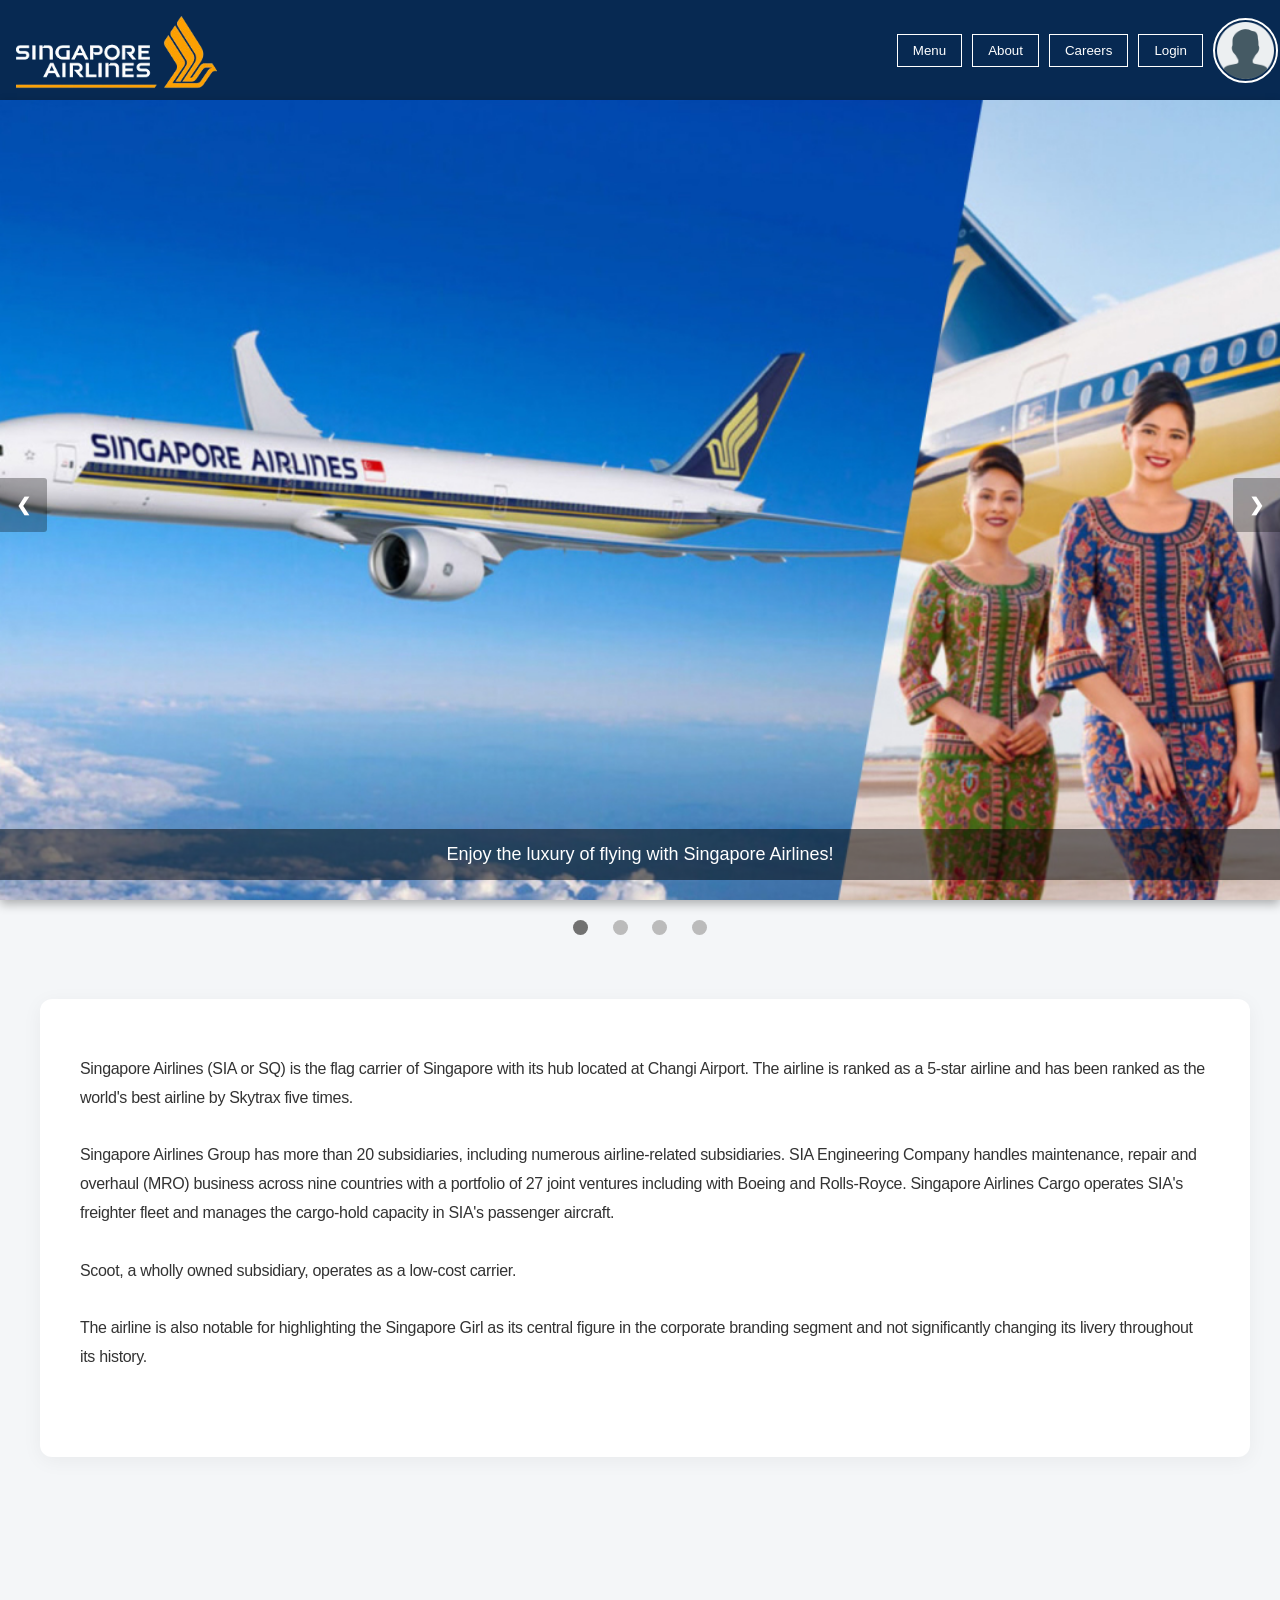
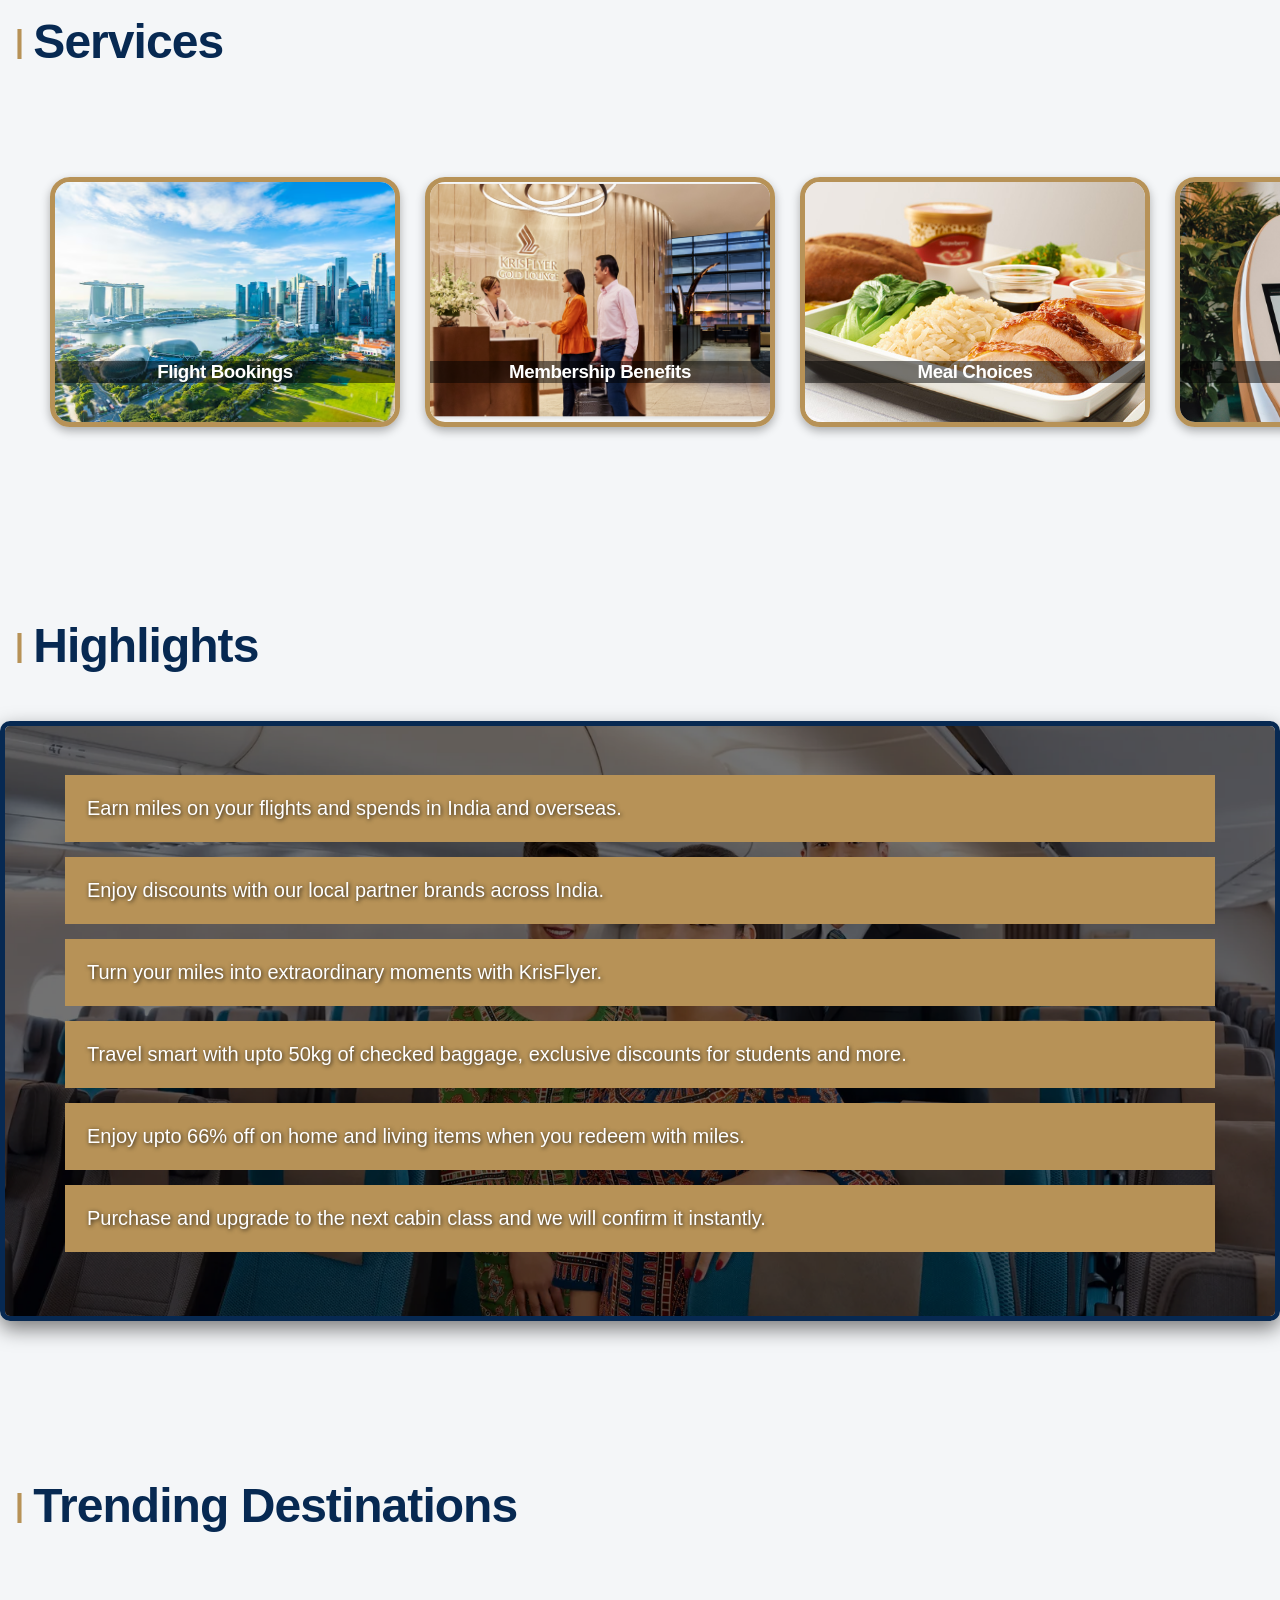
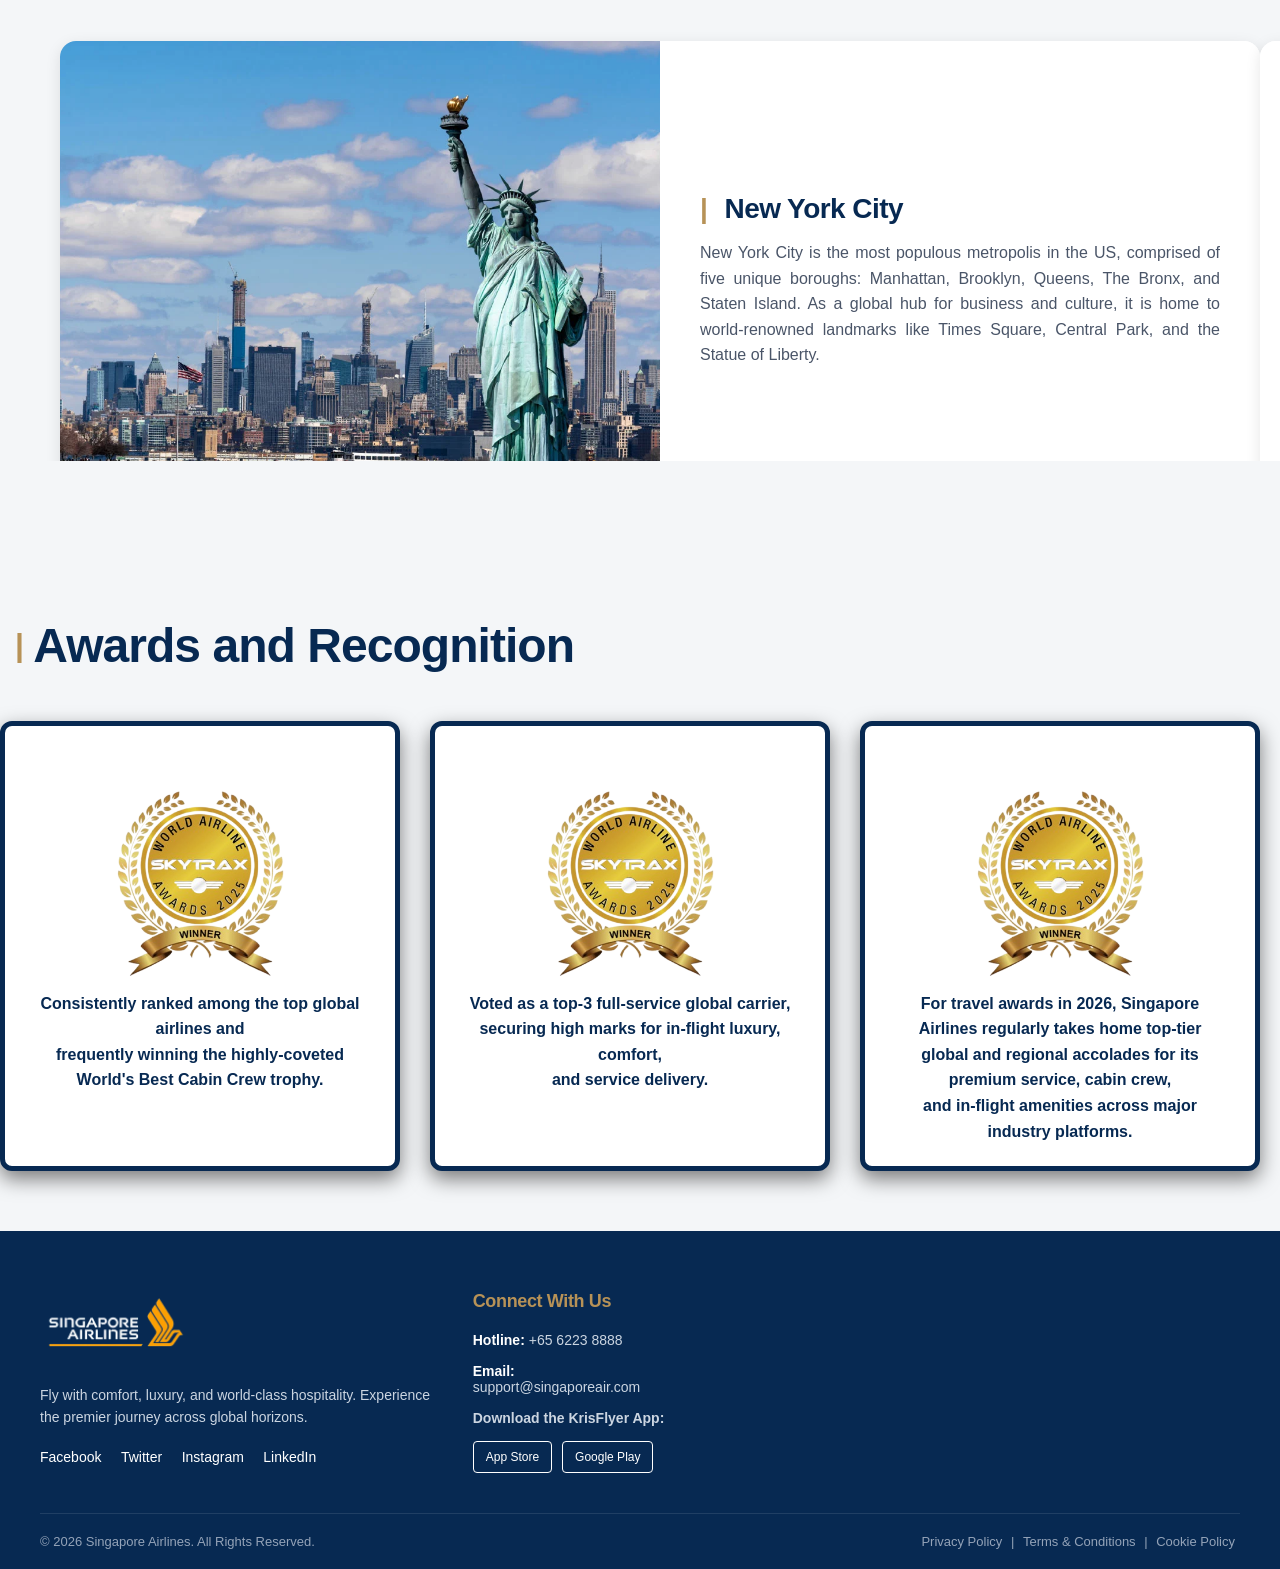
<file: Singapore Airlines/Homepage.html>
<!DOCTYPE html>
<html lang="en">
<head>
    <meta charset="UTF-8">
    <meta name="viewport" content="width=device-width, initial-scale=1.0">
    <title>Singapore Airlines</title>
    <link rel="icon" type="img/png" href="Images\images-removebg-preview.png">

    <link rel="preconnect" href="https://fonts.googleapis.com">
    <link rel="preconnect" href="https://fonts.gstatic.com" crossorigin>
    <link href="https://fonts.googleapis.com/css2?family=Inter:wght@300;400;500;600;700&family=Montserrat:wght@400;500;600;700&display=swap" rel="family">

    <style>

    html{
        scroll-behavior: smooth;
    }

    * {
        box-sizing: border-box;
        font-family: 'Inter', 'Helvetica Neue', Helvetica, Arial, sans-serif;
        -webkit-font-smoothing: antialiased; 
        -moz-osx-font-smoothing: grayscale;
    }

    body {
        margin:0; 
        background-color: #f4f6f8;
        color: #2c3e50;
    }

    h1, h2, h3, h4, h5, h6 {
    font-family: 'Montserrat', 'Inter', sans-serif;
    letter-spacing: -0.02em;
    }
    
    .header {
            background-color: rgb(7, 41, 82);
            padding: 1px 2px;
            display: flex;
            justify-content: space-between;
            align-items: center;
            color: white;
            height: 100px;
            box-sizing: border-box;
            overflow: hidden;
    }

    .content {
            display: flex;         
            flex-direction: row;   
            align-items: center;   
            gap: 10px;             
    }

    .content button {
            background: transparent;
            color: white;
            border: 1px solid white;
            padding: 8px 15px;
            cursor: pointer;
    }

    .content button:hover {
            background-color: #B79257;
            transition: background-color 0.3s, transform 0.2s;
    }

    .content button:active {
           background-color: rgb(7, 41, 82);
    }

    .logo-area img {
            height: 90px; 
            width: auto;
            display: block;
    }

    .User-Profile {
            display: flex;
            align-items: center;
            justify-content: center;
    }

    .User-Profile button {
            height: 65px;  
            width: 65px;   
            border-radius: 50%; 
            padding: 2px;
            overflow: hidden;
            display: flex;
            align-items: center;
            justify-content: center;
            border: 2px solid white;
            cursor: pointer;
    }

    .User-Profile button img {
            width: 100%;
            height: 100%;
            object-fit: cover; 
            display: block;
    }

    .slideshow-container {
            height: 800px;
            position: relative;
            margin: none;
            overflow: hidden;
            box-shadow: 0px 4px 10px rgba(0,0,0,0.3);
    }

    .slide {
            display: none;
    }

    .slide img {
            width: 100%;
            height: 800px;
            object-fit: cover;
            vertical-align: middle;
    }

    .prev, .next {
            cursor: pointer;
            position: absolute;
            top: 50%;
            width: auto;
            padding: 16px;
            margin-top: -22px;
            color: white;
            font-weight: bold;
            font-size: 18px;
            transition: 0.6s ease;
            border-radius: 0 3px 3px 0;
            user-select: none;
            background-color: rgba(0,0,0,0.3);
    }

    .next {
            right: 0;
            border-radius: 3px 0 0 3px;
    }

    .prev:hover, .next:hover {
            background-color: rgba(0,0,0,0.8);
    }

    .text {
            color: #ffffff;
            font-size: 18px;
            padding: 15px;
            position: absolute;
            bottom: 20px;
            width: 100%;
            text-align: center;
            background-color: rgba(0, 0, 0, 0.5);
    }

    .dot {
            cursor: pointer;
            height: 15px;
            width: 15px;
            margin: 20px 10px;
            background-color: #bbb;
            border-radius: 50%;
            display: inline-block;
            transition: background-color 0.6s ease;
    }

    .active, .dot:hover {
            background-color: #717171;
    }

    .fade {
            animation-name: fade;
            animation-duration: 1.5s;
    }

    @keyframes fade {
            from {opacity: .4} 
            to {opacity: 1}
    }

    .sidebar {
        height: 100%;
        width: 0; 
        position: fixed;
        z-index: 2000;
        top: 0;
        right: 0;
        background-color: #B79257;
        overflow-x: hidden;
        transition: 0.4s; 
        padding-top: 60px;
        box-shadow: -5px 0 15px rgba(0,0,0,0.3);
    }

    .sidebar-links a {
        padding: 15px 30px;
        text-decoration: none;
        font-size: 20px;
        color: white;
        display: flex;
        justify-content: space-between;
        align-items: center;
        transition: 0.3s;
        border-bottom: 1px solid rgba(255,255,255,0.1);
    }

    .sidebar-links a::after {
        content: '›'; 
        font-size: 24px;
        color: white; 
        transition: 0.3s;
    }

    .sidebar-links a:hover::after {
        color: white;
        transform: translateX(5px); 
    }

    .sidebar-links a:hover {
        background-color: rgb(7, 41, 82);
        padding-left: 40px; 
    }

    .sidebar .closebtn {
        position: absolute;
        top: 10px;
        left: 25px;
        font-size: 36px;
        color: white;
        text-decoration: none;
    }

    .user-sidebar {
        height: 100%;
        width: 0; 
        position: fixed;
        z-index: 2000; 
        top: 0;
        right: 0; 
        background-color: #B79257; 
        overflow-x: hidden;
        transition: 0.4s; 
        padding-top: 20px;
        box-shadow: -5px 0 15px rgba(0,0,0,0.3);
    }

    .user-sidebar img {
        border-radius: 50%;
        height: 150px;
        width: 150px;
        object-fit: cover;
        
    }

    .user-sidebar-links a {
        padding: 15px 30px;
        text-decoration: none;
        font-size: 20px;
        color: white;
        display: flex;
        justify-content: space-between;
        align-items: center;
        transition: 0.3s;
        border-bottom: 1px solid rgba(255,255,255,0.1);
    }

    .user-sidebar-links a::after {
        content: '›';
        font-size: 24px;
        color: white; 
        transition: 0.3s;
    }

    .user-sidebar-links a:hover::after {
        color: white;
        transform: translateX(5px);
    }

    .user-sidebar-links a:hover {
        background-color: rgb(7, 41, 82);
        padding-left: 40px; 
    }

    .user-sidebar .closebutton {
        font-size: 36px;
        color: white;
        text-decoration: none;
        line-height: 1;
        order: 2;
    }

    .user-sidebar-top {
        display: flex;
        justify-content: space-between;
        align-items: center;
        padding: 20px 30px 20px 30px;
        border-top: 5px solid white;
        border-bottom: 5px solid white; 
        margin-bottom: 15px;
        background-color: rgb(7, 41, 82);
    }

    .sia {
        background-color: #ffffff;
        border-radius: 12px;
        box-shadow: 0 4px 20px rgba(0, 0, 0, 0.05); 
        padding: 40px;
        margin: 40px 30px 40px 40px;
        max-width: 1400px;
    }

    .sia h3 {
    color: #333333; 
    font-weight: 400;
    line-height: 1.8;
    font-size: 16px;
    font-weight: 500;
    }

    .headline, .trending-destinations, .highlights, .recognition {
        display: flex;
        align-items: center;
        width: 100%;
        margin-top: 150px;
        height: 70px;
    }

    .headline-text, .t-text, .h-text, .r-text{
        font-size: 24px;
        font-weight: 600;
        letter-spacing: -0.5px;
        padding-left: 10px;
        color: rgb(7, 41, 82);
    }

    .dash, .t-dash, .h-dash, .r-dash {
        padding-left : 15px;
        color: #B79257;
        font-weight: bold;
    }

    .services {
        display: flex;
        flex-direction: row;
        gap: 25px;
        padding: 20px 50px;
        overflow-x: auto; 
        overflow-y: hidden;  
        scroll-behavior: smooth; 
        -webkit-overflow-scrolling: touch;
    }

    .services a {
        text-decoration: none;
    }

    .service-btn {
        margin-top: 80px;
        margin-bottom: 10px;
        border : solid #B79257 5px;
        box-shadow: 0px 4px 10px rgba(0,0,0,0.3);
        overflow: hidden;
        border-radius: 20px;
        height: 250px;
        width: 350px;
        transition: 0.3s ease;
        flex-shrink: 0; 
        display: inline-block;
        position: relative;
        transition: transform 0.3s ease, box-shadow 0.3s ease;
        cursor: pointer;
    }

    .service-btn img {
        width: 100%;
        height: 100%;
        object-fit: cover;
    }

    .service-btn h3 {
        color: white;
        background-color:rgba(0, 0, 0, 0.5);
        bottom: 20px;
        text-align: center;
        position: absolute;
        width: 100%;
    }

    .service-btn:hover {
        transform: scale(1.05);
        box-shadow: 0px 8px 20px rgba(0,0,0,0.5);
    }

    .description {
        margin: 40px auto;
        border-radius: 10px;
        max-width: 1400px;
        height: 600px;
        border: solid rgb(7, 41, 82) 5px;
        box-shadow: 0px 8px 20px rgba(0,0,0,0.5);
        transition: transform 0.3s ease;
        position: relative;
        overflow: hidden;
    }

    .description:hover {
        transform: scale(1.02);
    }

    .d-img {
        z-index: 0;
        height: 100%;
        width: 100%;
        object-fit: cover;
        position: absolute;
    }

    .d-img img {
        height: 100%;
        width: 100%;
        object-fit: cover;
        display: block;
    }

    .des-text {
        z-index: 1;
        position: relative;
        height: 100%;
        width: 100%;
        padding: 60px;
        box-sizing: border-box;
        display: flex;
        flex-direction: column;
        justify-content: center;
        background: rgba(0, 0, 0, 0.55);
    }

    .d-text {
    color: #ffffff;
    font-size: 20px;
    font-weight: 500;
    margin-bottom: 15px;
    text-shadow: 1px 1px 4px rgba(0, 0, 0, 0.8);
    padding: 20px;
    border: solid 2px #B79257;
    background-color: #B79257;
    }

    .d-text:hover {
        background-color: rgb(7, 41, 82);
        transform: scale(1.02);
        transition: transform 0.3s ease;
    }

    .destinations {
    display: flex;
    flex-direction: row;
    width: 100%;
    height: 520px; 
    overflow-x: auto;
    overflow-y: hidden;
    scroll-behavior: smooth;
    -webkit-overflow-scrolling: touch;
    scroll-snap-type: x mandatory; 
    padding: 20px 40px;
    margin-left: 20px;
    gap: 0px; 
    }

    .destination-card {
    display: flex;
    flex-direction: row; 
    width: 100%; 
    height: 100%;
    flex-shrink: 0; 
    scroll-snap-align: center; 
    background-color: #ffffff; 
    border-radius: 16px;
    overflow: hidden;
    box-shadow: 0px 4px 15px rgba(0,0,0,0.1);
    box-sizing: border-box;
    margin-top: 80px;
    }

    .destination-card:nth-child(even) {
    flex-direction: row-reverse;
    }

    .dest-image {
    width: 50%; 
    height: 100%;
    }

    .dest-image img {
    width: 100%;
    height: 100%;
    object-fit: cover; 
    }

    .dest-text {
    width: 50%; 
    padding: 40px;
    display: flex;
    flex-direction: column;
    justify-content: center; 
    background-color: #ffffff;
    }

    .dest-text h2 {
    color: rgb(7, 41, 82);
    margin-top: 0;
    margin-bottom: 15px;
    font-size: 28px;
    }

    .dest-text h2 span {
    color: #B79257; 
    margin-right: 10px;
    }

    .dest-text p {
    color: #4a5568; 
    font-size: 16px;
    line-height: 1.6;
    text-align: justify;
    margin: 0;
    font-weight: 500;
    }

    .awards {
        display: flex;
        gap: 30px;
        height: 450px;
        max-width: 1400px;
        margin: 40px auto;         
        box-sizing: border-box;
    }

    .award-card {
    background-color: #ffffff;
    border: 5px solid rgb(7, 41, 82); 
    border-radius: 12px;              
    width: 400px;                    
    max-width: 100%;                 
    box-shadow: 0px 8px 20px rgba(0,0,0,0.5); 
    overflow: hidden;                                    
    transition: transform 0.3s ease, box-shadow 0.3s ease;
    }

    .award-card:hover {
    transform: translateY(-5px);
    box-shadow: 0px 12px 25px rgba(0,0,0,0.75);
    }

    .award-card img {
    width: 100%;      
    height: 220px;     
    object-fit: cover;  
    display: block; 
    }

    .award-card-text {
    padding: 25px;             
    align-items: center;
    justify-content: center;
    margin-top: 20px;
    }

    .award-card p {
    color: rgb(7, 41, 82); 
    font-size: 16px;      
    line-height: 1.6;   
    text-align: center;  
    margin: 0;     
    font-weight: bold;    
    }

    .site-footer {
    background-color: rgb(7, 41, 82);
    color: #ffffff;
    padding: 60px 40px 20px 40px;
    margin-top: 60px; 
    }

    .footer-container {
    max-width: 1200px;
    margin: 0 auto;
    display: grid;
    grid-template-columns: 2fr 1fr 1fr 1.5fr; 
    gap: 40px;
    border-bottom: 1px solid rgba(255, 255, 255, 0.1);
    padding-bottom: 40px;
    }

    .footer-brand .footer-logo {
    height: 60px;
    width: auto;
    margin-bottom: 15px;
    }

    .footer-brand .footer-tagline {
    font-size: 14px;
    line-height: 1.6;
    color: #cbd5e1; 
    margin-bottom: 20px;
    }

    .footer-socials a {
    color: #ffffff;
    text-decoration: none;
    font-size: 14px;
    margin-right: 15px;
    transition: color 0.3s ease;
    }

    .footer-socials a:hover {
    color: #B79257; 
    }

    .footer-container h3 {
    color: #B79257; 
    font-size: 18px;
    font-weight: 600;
    margin-top: 0;
    margin-bottom: 20px;
    }

    .footer-apps p {
    font-size: 14px;
    color: #cbd5e1;
    margin: 5px 0px 15px 0px;
    }

    .footer-apps strong {
    color: #ffffff;
    }

    .download-text {
    margin-top: 20px;
    font-weight: bold;
    }

    .app-buttons {
    display: flex;
    gap: 10px;
    }

    .app-btn {
    background-color: transparent;
    color: #ffffff;
    border: 1px solid #ffffff;
    padding: 8px 12px;
    font-size: 12px;
    text-decoration: none;
    border-radius: 4px;
    transition: all 0.3s ease;
    }

    .app-btn:hover {
    background-color: #B79257;
    border-color: #B79257;
    }

    .footer-bottom {
    max-width: 1200px;
    margin: 0 auto;
    padding-top: 20px;
    display: flex;
    justify-content: space-between;
    align-items: center;
    font-size: 13px;
    color: #94a3b8;
    }

    .footer-bottom p {
    margin: 0;
    }

    .footer-legal-links a {
    color: #94a3b8;
    text-decoration: none;
    margin: 0 5px;
    transition: color 0.3s ease;
    }

    .footer-legal-links a:hover {
    color: #ffffff;
    }

    @media (max-width: 768px) {
    .footer-container {
        grid-template-columns: 1fr;
        gap: 30px;
    }
    
    .footer-bottom {
        flex-direction: column;
        gap: 15px;
        text-align: center;
    }
    }
    </style>
</head>
<body>

    <div class="header">
        <div class="logo-area">
            <img src="Images\images-removebg-preview.png" alt="Logo">
        </div>
        <div class="content" >
            <button onclick="openNav()">Menu</button>
            <a href="About Page.html" style="text-decoration: none;">
            <button>About</button>
            </a>
            <a href="Careers.html" style="text-decoration: none;">
            <button>Careers</button>
            </a> 
            <a href="Login.html" style="text-decoration: none;">
            <button>Login</button>
            </a>
            <div class="User-Profile">
            <button onclick="openNavigation()"><img src="Images\727399.png"></button>
            </div>
        </div>
    </div>
     
    <div id="mySidebar" class="sidebar">
        <a href="javascript:void(0)" class="closebtn" onclick="closeNav()">&times;</a>
        <div class="sidebar-links">
            <a href="Homepage.html">Home</a>
            <a href="Bookings.html">Book a Flight</a>
            <a href="#">Flight Status</a>
            <a href="Web-checkin.html">Web Check-In</a>
            <a href="#">Inflight Services</a>
            <a href="Destinations.html">Destinations</a>
            <a href="Fleet.html">Our Fleet</a>
            
        </div>
    </div>

    <div id="user-Sidebar" class="user-sidebar">
    <div class="user-sidebar-top">
        <div id="user-sidebar-profile" class="user-sidebar-profile">
            <img src="Images\727399.png" alt="User Profile">
        </div>
        <a href="javascript:void(0)" class="closebutton" onclick="closeNavigation()">&times;</a>
    </div>
    
    <div class="user-sidebar-links">
        <a href="#">Your Account</a>
        <a href="#">Your Bookings</a>
        <a href="#">Reward Points</a>
        <a href="#">Notifications</a>
        <a href="Login.html" onclick="alert('Are you sure you want to log out?')">Log Out</a>
    </div>
    </div>



    <div class="slideshow-container">
        <div class="slide fade">
            <img src="Images\68b8808740afb0f179596e5b_Singapore Airlines 1.jpg" alt="Luxury Flight">
            <div class="text">Enjoy the luxury of flying with Singapore Airlines!</div>
        </div>

        <div class="slide fade">
            <img src="Images\Premium-econ-Singapore-Airlines.jpg" alt="Comfort">
            <div class="text">Experience the ultimate comfort</div>
        </div>

        <div class="slide fade">
            <img src="Images\singapore-airlines-a380.jpg" alt="Getaway">
            <div class="text">Plan your getaway and look forward to flying again</div>
        </div>

        <div class="slide fade">
            <img src="Images\Premium-Economy_CoupleEnjoyingSpecialMeals.jpg" alt="Wi-fi">
            <div class="text">Unlimited Wi-fi with KrisFlyer, seamless travel</div>
        </div>

        <a class="prev" onclick="plusSlides(-1)">&#10094;</a>
        <a class="next" onclick="plusSlides(1)">&#10095;</a>
    </div>

    <div style="text-align: center">
        <span class="dot" onclick="currentSlide(1)"></span>
        <span class="dot" onclick="currentSlide(2)"></span>
        <span class="dot" onclick="currentSlide(3)"></span>
        <span class="dot" onclick="currentSlide(4)"></span>
    </div>

    <div class="sia">
    <h3>
    Singapore Airlines (SIA or SQ) is the flag carrier of Singapore with its hub located at Changi Airport. 
    The airline is ranked as a 5-star airline and has been ranked as the world's best airline by Skytrax five times.
    <br><br>
    Singapore Airlines Group has more than 20 subsidiaries, including numerous airline-related subsidiaries.
    SIA Engineering Company handles maintenance, repair and overhaul (MRO) business across nine countries with a portfolio of 27 joint ventures 
    including with Boeing and Rolls-Royce. Singapore Airlines Cargo operates SIA's freighter fleet and manages the cargo-hold capacity in SIA's passenger aircraft.
    <br><br>
    Scoot, a wholly owned subsidiary, operates as a low-cost carrier. 
    <br><br>
    The airline is also notable for highlighting the Singapore Girl as its central figure in the corporate branding segment and not significantly changing its livery 
    throughout its history.
    <br><br>
    </h3>
    </div>

    <div class="headline">
            <div class="dash">
                <h1>|</h1>
            </div>
            <div class="headline-text">
                <h1>Services</h1>
            </div>
    </div>

    <div class="services">
        <a href="Bookings.html"><div class="service-btn">
            <img src="Images\cityscape-singapore-city-skyline_74190-6349.avif">
            <h3>Flight Bookings</h3>
        </div></a>
        <a href="#"><div class="service-btn">
            <img src="Images\krisflyer_lounge.png">
            <h3>Membership Benefits</h3>
        </div></a>
        <a href="#"><div class="service-btn">
            <img src="Images\meals.jpg">
            <h3>Meal Choices</h3>
        </div></a>
        <a href="Web-checkin.html"><div class="service-btn">
            <img src="Images\early-check-in-fast-zones-changi-airport-1000x666.jpg">
            <h3>Web Check-In</h3>
        </div></a>
        <a href="#"><div class="service-btn">
            <img src="Images\Singapore-Airlines-A380-Business-Class-1.webp">
            <h3>Seat Upgrades</h3>
        </div></a>
        <a href="#"><div class="service-btn">
            <img src="Images\44.jpg">
            <h3>Singapore City Tour</h3>
        </div></a>
    </div>

    <div class="highlights">
        <div class="h-dash">
            <h1>|</h1>
        </div>
        <div class="h-text">
            <h1>Highlights</h1>
        </div>
    </div>

    <div class="description">

            <div class="d-img">
                <img src="Images\CNT.webp">
            </div>

            <div class="des-text">
            <div class="d-text">Earn miles on your flights and spends in India and overseas.</div>  
            
            <div class="d-text">Enjoy discounts with our local partner brands across India.</div>  
            
            <div class="d-text">Turn your miles into extraordinary moments with KrisFlyer.</div>  
            
            <div class="d-text">Travel smart with upto 50kg of checked baggage, exclusive discounts for students and more.</div>  
            
            <div class="d-text">Enjoy upto 66% off on home and living items when you redeem with miles.</div>  
            
            <div class="d-text">Purchase and upgrade to the next cabin class and we will confirm it instantly.</div>
            </div>

    </div>

    <div class="trending-destinations">
        <div class="t-dash">
            <h1>|</h1>
        </div>
        <div class="t-text">
            <h1>Trending Destinations</h1>
        </div>
    </div>

    <div class="destinations">
    <div class="destination-card">
        <div class="dest-image">
            <img src="Images\statue-hero-image.webp" alt="New York City">
        </div>
        <div class="dest-text">
            <h2><span>|</span> New York City</h2>
            <p>New York City is the most populous metropolis in the US, comprised of five unique boroughs: Manhattan, Brooklyn, Queens, The Bronx, and Staten Island. As a global hub for business and culture, it is home to world-renowned landmarks like Times Square, Central Park, and the Statue of Liberty.</p>
        </div>
    </div>

    <div class="destination-card">
        <div class="dest-image">
            <img src="Images\bb.jpg" alt="Bangkok">
        </div>
        <div class="dest-text">
            <h2><span>|</span> Bangkok</h2>
            <p>Bangkok, the capital of Thailand, is a bustling megacity of over 11 million people, famed for its vibrant street life and ornate shrines. Situated along the Chao Phraya River, it beautifully blends centuries-old culture with modern skyscrapers and mega-malls. The city is universally celebrated for its sizzling street food, bustling floating markets, and iconic landmarks like the Grand Palace.</p>
        </div>
    </div>

    <div class="destination-card">
        <div class="dest-image">
            <img src="Images\london-uk-hero.CCbex9_q.jpg" alt="London">
        </div>
        <div class="dest-text">
            <h2><span>|</span> London</h2>
            <p>London is the vibrant capital and largest city of the United Kingdom. Straddling the River Thames, it is a major global hub for business, finance, and culture. The city boasts world-famous landmarks like the Tower Bridge, Buckingham Palace, and the British Museum. London is home to the world's oldest underground railway, affectionately known as "The Tube".</p>
        </div>
    </div>

    <div class="destination-card">
        <div class="dest-image">
            <img src="Images\5b84b12541ff2fc1a0d9f41ef130a119-tokyo-city-01.avif" alt="Tokyo">
        </div>
        <div class="dest-text">
            <h2><span>|</span> Tokyo</h2>
            <p>Tokyo is Japan's bustling capital and one of the world's most populous metropolitan areas. It seamlessly blends ultra-modern, neon-lit skyscrapers with serene historic temples and traditional gardens. Renowned for its unparalleled culinary scene, it boasts everything from vibrant street food to world-class Michelin-starred dining. The metropolis is a global hub for technology, fashion, and pop culture, while still remaining remarkably clean and safe.</p>
        </div>
    </div>

    <div class="destination-card">
        <div class="dest-image">
            <img src="Images\france-eiffel-tower-paris.jpg" alt="Paris">
        </div>
        <div class="dest-text">
            <h2><span>|</span> Paris</h2>
            <p>Paris is the capital and largest city of France, globally renowned as a hub for art, fashion, gastronomy, and culture. Known as the "City of Light," its iconic cityscape is defined by the winding River Seine, Haussmannian boulevards, and landmarks like the Eiffel Tower and Notre-Dame cathedral.</p>
        </div>
    </div>

    <div class="destination-card">
        <div class="dest-image">
            <img src="Images\Gateway-monument-India-entrance-Mumbai-Harbour-coast.webp" alt="Mumbai">
        </div>
        <div class="dest-text">
            <h2><span>|</span> Mumbai</h2>
            <p>Mumbai is the bustling capital of Maharashtra and India’s financial and commercial powerhouse. Often called the "City of Dreams," it serves as the beating heart of the nation's economy and is home to the booming Bollywood film industry. From iconic landmarks like the Gateway of India to its vibrant, multicultural nightlife, the city is a seamless blend of rich history and modern energy.</p>
        </div>
    </div>

    <div class="destination-card">
        <div class="dest-image">
            <img src="Images\pexels-ouchman-8436826-HEADER_MOBILE.webp" alt="Melbourne">
        </div>
        <div class="dest-text">
            <h2><span>|</span> Melbourne</h2>
            <p>Melbourne, the capital of Victoria, is Australia's cultural and sporting capital. Renowned for its iconic laneway culture, exceptional coffee, and vibrant street art, it frequently ranks among the world's most livable cities. The city is also home to the largest urban tram network in the world.</p>
        </div>
    </div>

    <div class="destination-card">
        <div class="dest-image">
            <img src="Images\Burj-Khalifa-world-Sheikh-Khalifah-ibn-Zayid-2010.webp" alt="Dubai">
        </div>
        <div class="dest-text">
            <h2><span>|</span> Dubai</h2>
            <p>Dubai is the most populous city in the United Arab Emirates, globally celebrated for its luxury shopping, ultra-modern architecture, and vibrant nightlife. Rising rapidly from the Arabian Desert, the city is famous for record-breaking landmarks like the towering 828 m Burj Khalifa and the sprawling Dubai Mall.</p>
        </div>
    </div>
    </div>

    <div class="recognition">
        <div class="r-dash">
            <h1>|</h1>
        </div>
        <div class="r-text">
            <h1>Awards and Recognition</h1>
        </div>
    </div>

    <div class="awards">
        <div class="award-card">
            <div class="award-card-text">
            <img src="Images\skytrax-2025-world-airline-awards-removebg-preview.png">
            <p>Consistently ranked among the top global airlines and 
            <br>frequently winning the highly-coveted World's Best Cabin Crew trophy.</p>
            </div>
        </div>
        <div class="award-card">
            <div class="award-card-text">
            <img src="Images\skytrax-2025-world-airline-awards-removebg-preview.png">
            <p>Voted as a top-3 full-service global carrier, 
            <br>securing high marks for in-flight luxury, comfort, 
            <br>and service delivery.</p>
            </div>
        </div>
        <div class="award-card">
            <div class="award-card-text">
            <img src="Images\skytrax-2025-world-airline-awards-removebg-preview.png">
            <p>For travel awards in 2026, Singapore Airlines regularly takes home top-tier 
            <br>global and regional accolades for its premium service, cabin crew, 
            <br>and in-flight amenities across major industry platforms.</p>
            </div>
        </div>
    </div>

    <footer class="site-footer">
    <div class="footer-container">
        <div class="footer-brand">
            <img src="Images\images-removebg-preview.png" alt="Singapore Airlines Logo" class="footer-logo">
            <p class="footer-tagline">Fly with comfort, luxury, and world-class hospitality. Experience the premier journey across global horizons.</p>
            <div class="footer-socials">
                <a href="#" aria-label="Facebook">Facebook</a>
                <a href="#" aria-label="Twitter">Twitter</a>
                <a href="#" aria-label="Instagram">Instagram</a>
                <a href="#" aria-label="LinkedIn">LinkedIn</a>
            </div>
        </div>

    <div class="footer-apps">
            <h3>Connect With Us</h3>
            <p class="contact-number"><strong>Hotline:</strong> +65 6223 8888</p>
            <p class="contact-email"><strong>Email:</strong> support@singaporeair.com</p>
            <p class="download-text">Download the KrisFlyer App:</p>
            <div class="app-buttons">
                <a href="#" class="app-btn">App Store</a>
                <a href="#" class="app-btn">Google Play</a>
            </div>
        </div>
    </div>

    <div class="footer-bottom">
        <p>&copy; 2026 Singapore Airlines. All Rights Reserved.</p>
        <div class="footer-legal-links">
            <a href="#">Privacy Policy</a> | 
            <a href="#">Terms & Conditions</a> | 
            <a href="#">Cookie Policy</a>
        </div>
    </div>
    </footer>
    
    <script>
        let slideIndex = 1;
        showSlides(slideIndex);

        function plusSlides(n) {
            showSlides(slideIndex += n);
        }

        function currentSlide(n) {
            showSlides(slideIndex = n);
        }

        function showSlides(n) {
            let i;
            let slides = document.getElementsByClassName("slide");
            let dots = document.getElementsByClassName("dot");
            
            if (n > slides.length) {slideIndex = 1}    
            if (n < 1) {slideIndex = slides.length}
            
            for (i = 0; i < slides.length; i++) {
                slides[i].style.display = "none";  
            }
            
            for (i = 0; i < dots.length; i++) {
                dots[i].className = dots[i].className.replace(" active", "");
            }
            
            slides[slideIndex-1].style.display = "block";  
            dots[slideIndex-1].className += " active";
        }

       function openNav() {
          document.getElementById("mySidebar").style.width = "300px";
        }

       function closeNav() {
          document.getElementById("mySidebar").style.width = "0";
        }

        function openNavigation() {
          document.getElementById("user-Sidebar").style.width = "300px";
        }

       function closeNavigation() {
          document.getElementById("user-Sidebar").style.width = "0";
        }

        function toggleCard(card) {
            card.classList.toggle('active');
        }

    </script>
</body>
</html>
</file>
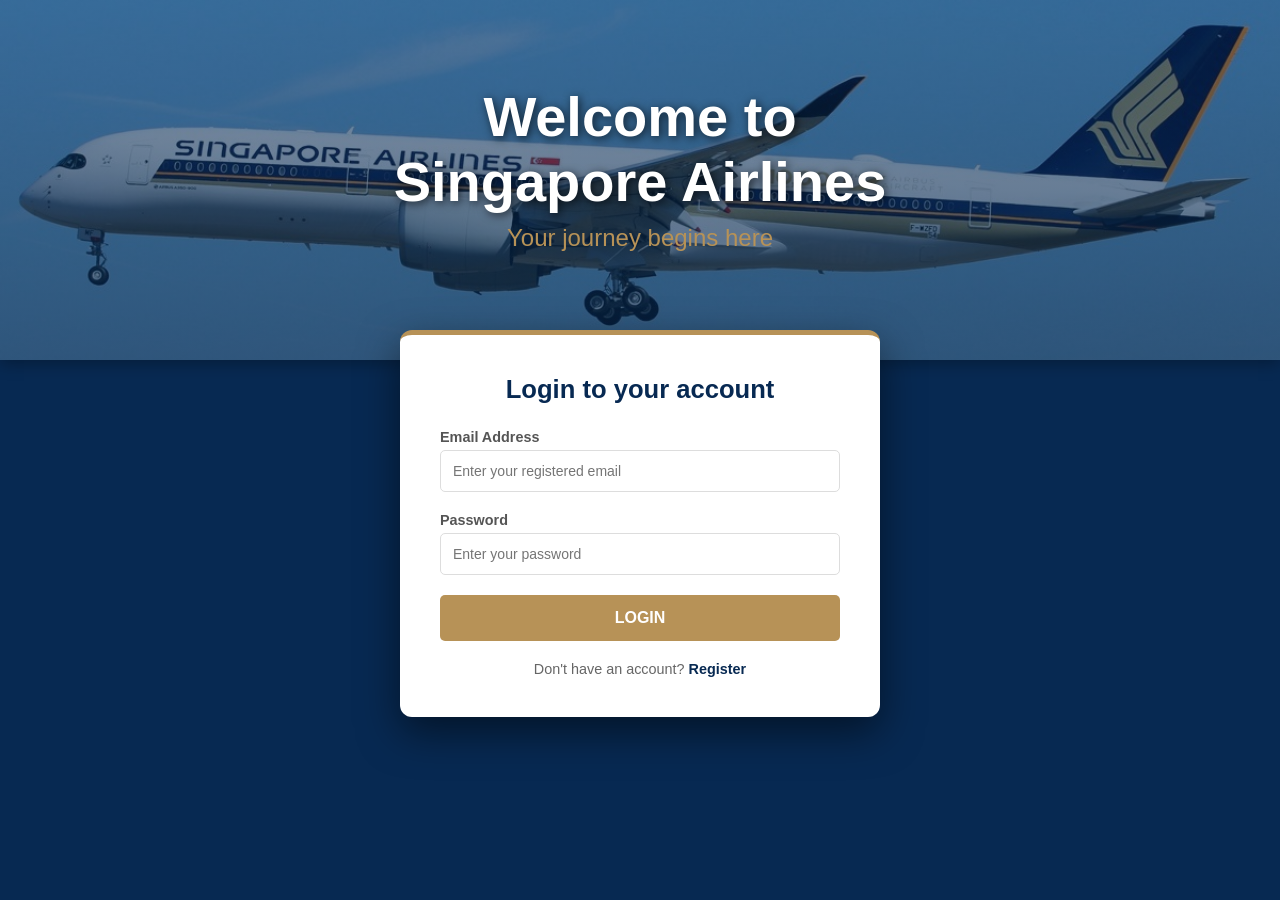
<file: Singapore Airlines/Login.html>
<!DOCTYPE html>
<html lang="en">
<head>
    <meta charset="UTF-8">
    <meta name="viewport" content="width=device-width, initial-scale=1.0">
    <title>Login Credentials</title>
    <link rel="icon" type="img/png" href="Images\images-removebg-preview.png">
    <style>
        body {
            background-color: rgb(7, 41, 82);
            margin: 0;
            padding: 0;
            display: flex;
            flex-direction: column;
            align-items: center;
            min-height: 100vh;
            font-family: 'Segoe UI', Tahoma, Geneva, Verdana, sans-serif;
        }

        
        .header-section {
            width: 100%;
            height: 40vh; 
            position: relative;
            display: flex;
            flex-direction: column;
            justify-content: center;
            align-items: center;
            text-align: center;
            background: linear-gradient(rgba(7, 41, 82, 0.5), rgba(7, 41, 82, 0.7)), 
                        url('Images/Singapore_Airlines_Airbus_A350-941_F-WZFD_to_9V-SMF.jpg');
            background-size: cover;
            background-position: center;
            color: white;
            box-shadow: 0 4px 15px rgba(0,0,0,0.3);
        }

        .header-section h1 {
            font-size: 3.5rem;
            margin: 0;
            text-shadow: 2px 2px 10px rgba(0,0,0,0.7);
        }

        .header-section p {
            font-size: 1.5rem;
            color: #B79257; 
            margin-top: 10px;
        }

        
        .login-container {
            margin-top: -50px; 
            z-index: 10;
            width: 100%;
            display: flex;
            justify-content: center;
            padding: 20px;
        }

        .box {
            background-color: #ffffff;
            padding: 40px;
            border-radius: 12px;
            width: 100%;
            max-width: 400px;
            color: #333;
            box-shadow: 0px 15px 40px rgba(0,0,0,0.5);
            border-top: 5px solid #B79257; 
        }

        .box h2 {
            text-align: center;
            color: rgb(7, 41, 82);
            margin-top: 0;
            font-size: 1.6rem;
            margin-bottom: 25px;
        }

        form {
            display: flex;
            flex-direction: column;
        }

        label {
            font-size: 0.9rem;
            font-weight: bold;
            margin-bottom: 5px;
            color: #555;
        }

        input {
            padding: 12px;
            margin-bottom: 20px;
            border: 1px solid #ddd;
            border-radius: 5px;
            font-size: 14px;
        }

        .submit-btn {
            background-color: #B79257; 
            color: white;
            padding: 14px;
            border: none;
            border-radius: 5px;
            cursor: pointer;
            font-weight: bold;
            font-size: 1rem;
            transition: 0.3s;
        }

        .submit-btn:hover {
            background-color: rgb(7, 41, 82); 
            transform: translateY(-2px);
        }

        .register-link {
            text-align: center;
            margin-top: 20px;
            font-size: 0.9rem;
            color: #666;
        }

        .register-link a {
            color: rgb(7, 41, 82);
            font-weight: bold;
            text-decoration: none;
            transition: color 0.3s;
        }

        .register-link a:hover {
            color: #B79257;
            text-decoration: underline;
        }
    </style>
</head>
<body>
    <div class="header-section">
        <h1>Welcome to <br>Singapore Airlines</h1>
        <p>Your journey begins here</p>
    </div>

    <div class="login-container">
        <div class="box">
            <h2>Login to your account</h2>
            <form action="Homepage.html" onsubmit="alert('Login successful!')">
                <label for="Email">Email Address</label>
                <input type="email" id="Email" placeholder="Enter your registered email" required>

                <label for="Password">Password</label>
                <input type="password" id="Password" placeholder="Enter your password" required>
                
                <button type="submit" class="submit-btn">LOGIN</button>
            </form>

            <div class="register-link">
                Don't have an account? <a href="Register.html">Register</a>
            </div>
        </div>
    </div>
</body>
</html>
</file>
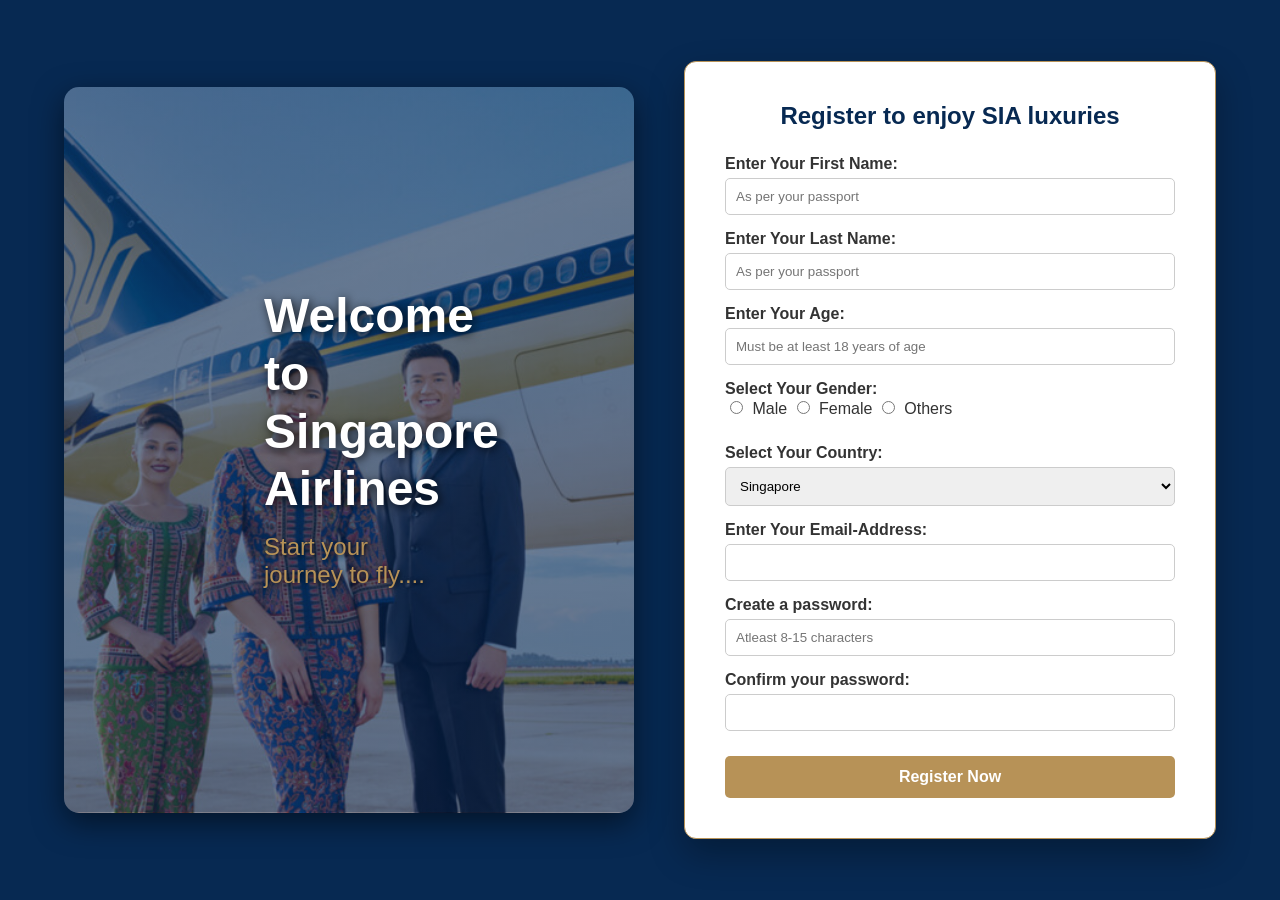
<file: Singapore Airlines/Register.html>
<!DOCTYPE html>
<html lang="en">
<head>
    <meta charset="UTF-8">
    <meta name="viewport" content="width=device-width, initial-scale=1.0">
    <title>Registration Form</title>
    <link rel="icon" type="img/png" href="Images\images-removebg-preview.png">
    <style>
        body {
            background-color: rgb(7, 41, 82);
            margin: 0;
            display: flex;
            justify-content: center;
            align-items: center;
            min-height: 100vh;
            font-family: Arial, sans-serif;
            color: white;
        }

        .main-container {
            display: flex;
            flex-direction: row;
            align-items: center;
            justify-content: space-around;
            width: 90%;
            max-width: 1200px;
            gap: 50px;
        }

        .welcome-text {
            flex: 2.5;
            position: relative;
            border-radius: 15px;
            overflow: hidden;
            display: flex;
            flex-direction: column;
            justify-content: center;
            padding: 200px;
            background: linear-gradient(rgba(7, 41, 82, 0.6), rgba(7, 41, 82, 0.6)), 
                        url('Images/singapore-airlines-worlds-best.jpeg');
            background-size: cover;
            background-position: center;
            box-shadow: 0 10px 30px rgba(0,0,0,0.5);
        }

        .welcome-text h1 {
            font-size: 3rem;
            margin: 0;
            line-height: 1.2;
            text-shadow: 2px 2px 10px rgba(0,0,0,0.8);
            
        }

        .welcome-text p {
            font-size: 1.4rem;
            color: #B79257; 
            margin-top: 15px;
            font-weight: 300;
            text-shadow: 1px 1px 5px rgba(0,0,0,0.8);
            
        }

        .box {
            background-color: #ffffff; 
            padding: 40px;
            border: 1px solid #B79257; 
            border-radius: 12px;
            width: 450px;
            color: #333333;
            box-shadow: 0px 15px 35px rgba(0, 0, 0, 0.3);
        }

        .box h2 {
            text-align: center;
            margin-top: 0;
            margin-bottom: 25px;
            color: rgb(7, 41, 82);
        }

        form {
            display: flex;
            flex-direction: column;
        }

        label {
            font-weight: bold;
            margin-bottom: 5px;
        }

        input, select {
            padding: 10px;
            margin-bottom: 15px;
            border-radius: 5px;
            border: 1px solid #ccc;
            width: 100%;
            box-sizing: border-box; 
        }

        .gender-section {
            margin-bottom: 15px;
        }

        .gender-section input {
            width: auto;
            margin-right: 5px;
        }

        .submit-btn {
            background-color: #B79257; 
            color: white;
            font-weight: bold;
            padding: 12px;
            border: none;
            border-radius: 5px;
            cursor: pointer;
            font-size: 16px;
            margin-top: 10px;
            transition: background-color 0.3s, transform 0.2s;
        }

        .submit-btn:hover {
            background-color: rgb(7, 41, 82); 
            transform: translateY(-2px);
        }
    </style>
</head>
<body>
    <div class="main-container">
        <div class="welcome-text">
            <h1>Welcome to Singapore Airlines</h1>
            <p style="font-size: 1.5rem;">Start your journey to fly....</p>
        </div>

        <div class="box">
            <h2>Register to enjoy SIA luxuries</h2>
            <form action="Login.html" onsubmit="alert('You have been registered successfully! Kindly login with your details.')">
                <label for="Firstname">Enter Your First Name:</label>
                <input type="text" id="Firstname" name="Firstname" placeholder="As per your passport" required>

                <label for="Lastname">Enter Your Last Name:</label>
                <input type="text" id="Lastname" name="Lastname" placeholder="As per your passport" required>

                <label for="Age">Enter Your Age:</label>
                <input type="number" id="Age" name="Age" placeholder="Must be at least 18 years of age" required>

                <div class="gender-section">
                    <label>Select Your Gender:</label><br>
                    <input type="radio" id="male" name="Gender" value="Male" required>
                    <label for="male" style="font-weight: normal;">Male</label>
                    
                    <input type="radio" id="female" name="Gender" value="Female" required>
                    <label for="female" style="font-weight: normal;">Female</label>
                    
                    <input type="radio" id="others" name="Gender" value="Others" required>
                    <label for="others" style="font-weight: normal;">Others</label>
                </div>

                <label for="Nationality">Select Your Country:</label>
                <select name="country" id="Nationality" required>
                    <option>Singapore</option>
                    <option>United States of America</option>
                    <option>Canada</option>
                    <option>India</option>
                    <option>Germany</option>
                    <option>Japan</option>
                    <option>France</option>
                    <option>Italy</option>
                    <option>Australia</option>
                    <option>New Zealand</option>
                    <option>United Kingdom</option>
                    <option>Ireland</option>
                    <option>Russia</option>
                    <option>United Arab Emirates</option>
                    <option>Saudi Arabia</option>
                </select>

                <label for="Email">Enter Your Email-Address:</label>
                <input type="email" id="Email" name="E-mail" required>

                <label for="Password">Create a password:</label>
                <input type="password" id="Password" name="Password" placeholder="Atleast 8-15 characters" required>

                <label for="ConfirmPassword">Confirm your password:</label>
                <input type="password" id="ConfirmPassword" name="ConfirmPassword" required>
                 
                <button type="submit" class="submit-btn">Register Now</button>
                   
            </form>
        </div>
    </div>
    
</body>
</html>
</file>
<file: Jimmy's Coffee/css/vendor.css>
/* ===================================================================
 * Lounge Third-party Stylesheets
 * Template Ver. 1.0.0
 * 05-03-2025
 * -------------------------------------------------------------------
 *
 * TOC:
 * # PrismJS
 * # Swiper
 * # GLightbox
 *
 * ------------------------------------------------------------------- */

/* ===================================================================
 * # PrismJS 1.20.0
 *   https://prismjs.com/download.html#themes=prism-okaidia&languages=markup+css+clike+javascript+markup-templating+php 
 *   
 *   okaidia theme for JavaScript, CSS and HTML
 *   Loosely based on Monokai textmate theme by http://www.monokai.nl/
 *   @author ocodia
 * ------------------------------------------------------------------- */
code[class*=language-],
pre[class*=language-] {
    color          : #f8f8f2;
    background     : none;
    text-shadow    : 0 1px rgba(0, 0, 0, 0.3);
    font-family    : var(--font-mono);
    font-size      : var(--text-sm);
    text-align     : left;
    white-space    : pre;
    word-spacing   : normal;
    word-break     : normal;
    word-wrap      : normal;
    line-height    : var(--vspace-1);
    -moz-tab-size  : 4;
    -o-tab-size    : 4;
    tab-size       : 4;
    -webkit-hyphens: none;
    hyphens        : none;
}

/* Code blocks */
pre[class*=language-] {
    padding : var(--vspace-0_5) 0 var(--vspace-1);
    margin  : var(--vspace-1) 0;
    overflow: auto;
}

:not(pre)>code[class*=language-],
pre[class*=language-] {
    background: #272822;
}

/* Inline code */
:not(pre)>code[class*=language-] {
    padding    : 0.1em;
    white-space: normal;
}

.token.comment,
.token.prolog,
.token.doctype,
.token.cdata {
    color: slategray;
}

.token.punctuation {
    color: #f8f8f2;
}

.token.namespace {
    opacity: 0.7;
}

.token.property,
.token.tag,
.token.constant,
.token.symbol,
.token.deleted {
    color: #f92672;
}

.token.boolean,
.token.number {
    color: #ae81ff;
}

.token.selector,
.token.attr-name,
.token.string,
.token.char,
.token.builtin,
.token.inserted {
    color: #a6e22e;
}

.token.operator,
.token.entity,
.token.url,
.language-css .token.string,
.style .token.string,
.token.variable {
    color: #f8f8f2;
}

.token.atrule,
.token.attr-value,
.token.function,
.token.class-name {
    color: #e6db74;
}

.token.keyword {
    color: #66d9ef;
}

.token.regex,
.token.important {
    color: #fd971f;
}

.token.important,
.token.bold {
    font-weight: bold;
}

.token.italic {
    font-style: italic;
}

.token.entity {
    cursor: help;
}


/* ===================================================================
 * # Swiper 6.4.5
 *   Most modern mobile touch slider and framework with hardware accelerated transitions
 *   https://swiperjs.com
 *
 *   Copyright 2014-2020 Vladimir Kharlampidi
 *
 *   Released under the MIT License
 *
 *   Released on: December 18, 2020
 * ------------------------------------------------------------------- */
@font-face {
    font-family: "swiper-icons";
    src        : url("data:application/font-woff;charset=utf-8;base64, [base64]//wADZ2x5ZgAAAywAAADMAAAD2MHtryVoZWFkAAABbAAAADAAAAA2E2+eoWhoZWEAAAGcAAAAHwAAACQC9gDzaG10eAAAAigAAAAZAAAArgJkABFsb2NhAAAC0AAAAFoAAABaFQAUGG1heHAAAAG8AAAAHwAAACAAcABAbmFtZQAAA/gAAAE5AAACXvFdBwlwb3N0AAAFNAAAAGIAAACE5s74hXjaY2BkYGAAYpf5Hu/j+W2+MnAzMYDAzaX6QjD6/4//Bxj5GA8AuRwMYGkAPywL13jaY2BkYGA88P8Agx4j+/8fQDYfA1AEBWgDAIB2BOoAeNpjYGRgYNBh4GdgYgABEMnIABJzYNADCQAACWgAsQB42mNgYfzCOIGBlYGB0YcxjYGBwR1Kf2WQZGhhYGBiYGVmgAFGBiQQkOaawtDAoMBQxXjg/wEGPcYDDA4wNUA2CCgwsAAAO4EL6gAAeNpj2M0gyAACqxgGNWBkZ2D4/wMA+xkDdgAAAHjaY2BgYGaAYBkGRgYQiAHyGMF8FgYHIM3DwMHABGQrMOgyWDLEM1T9/w8UBfEMgLzE////P/5//f/V/xv+r4eaAAeMbAxwIUYmIMHEgKYAYjUcsDAwsLKxc3BycfPw8jEQA/[base64]/uznmfPFBNODM2K7MTQ45YEAZqGP81AmGGcF3iPqOop0r1SPTaTbVkfUe4HXj97wYE+yNwWYxwWu4v1ugWHgo3S1XdZEVqWM7ET0cfnLGxWfkgR42o2PvWrDMBSFj/IHLaF0zKjRgdiVMwScNRAoWUoH78Y2icB/yIY09An6AH2Bdu/UB+yxopYshQiEvnvu0dURgDt8QeC8PDw7Fpji3fEA4z/PEJ6YOB5hKh4dj3EvXhxPqH/SKUY3rJ7srZ4FZnh1PMAtPhwP6fl2PMJMPDgeQ4rY8YT6Gzao0eAEA409DuggmTnFnOcSCiEiLMgxCiTI6Cq5DZUd3Qmp10vO0LaLTd2cjN4fOumlc7lUYbSQcZFkutRG7g6JKZKy0RmdLY680CDnEJ+UMkpFFe1RN7nxdVpXrC4aTtnaurOnYercZg2YVmLN/d/gczfEimrE/fs/bOuq29Zmn8tloORaXgZgGa78yO9/cnXm2BpaGvq25Dv9S4E9+5SIc9PqupJKhYFSSl47+Qcr1mYNAAAAeNptw0cKwkAAAMDZJA8Q7OUJvkLsPfZ6zFVERPy8qHh2YER+3i/BP83vIBLLySsoKimrqKqpa2hp6+jq6RsYGhmbmJqZSy0sraxtbO3sHRydnEMU4uR6yx7JJXveP7WrDycAAAAAAAH//wACeNpjYGRgYOABYhkgZgJCZgZNBkYGLQZtIJsFLMYAAAw3ALgAeNolizEKgDAQBCchRbC2sFER0YD6qVQiBCv/H9ezGI6Z5XBAw8CBK/m5iQQVauVbXLnOrMZv2oLdKFa8Pjuru2hJzGabmOSLzNMzvutpB3N42mNgZGBg4GKQYzBhYMxJLMlj4GBgAYow/P/PAJJhLM6sSoWKfWCAAwDAjgbRAAB42mNgYGBkAIIbCZo5IPrmUn0hGA0AO8EFTQAA") format("woff");
    font-weight: 400;
    font-style : normal;
}

:root {
    --swiper-theme-color: #007aff;
}

.swiper-container {
    margin-left : auto;
    margin-right: auto;
    position    : relative;
    overflow    : hidden;
    list-style  : none;
    padding     : 0;
    /* Fix of Webkit flickering */
    z-index     : 1;
}

.swiper-container-vertical>.swiper-wrapper {
    flex-direction: column;
}

.swiper-wrapper {
    position           : relative;
    width              : 100%;
    height             : 100%;
    z-index            : 1;
    display            : flex;
    transition-property: transform;
    box-sizing         : content-box;
}

.swiper-container-android .swiper-slide,
.swiper-wrapper {
    transform: translate3d(0px, 0, 0);
}

.swiper-container-multirow>.swiper-wrapper {
    flex-wrap: wrap;
}

.swiper-container-multirow-column>.swiper-wrapper {
    flex-wrap     : wrap;
    flex-direction: column;
}

.swiper-container-free-mode>.swiper-wrapper {
    transition-timing-function: ease-out;
    margin                    : 0 auto;
}

.swiper-slide {
    flex-shrink        : 0;
    width              : 100%;
    height             : 100%;
    position           : relative;
    transition-property: transform;
}

.swiper-slide-invisible-blank {
    visibility: hidden;
}

/* Auto Height */
.swiper-container-autoheight,
.swiper-container-autoheight .swiper-slide {
    height: auto;
}

.swiper-container-autoheight .swiper-wrapper {
    align-items        : flex-start;
    transition-property: transform, height;
}

/* 3D Effects */
.swiper-container-3d {
    perspective: 1200px;
}

.swiper-container-3d .swiper-wrapper,
.swiper-container-3d .swiper-slide,
.swiper-container-3d .swiper-slide-shadow-left,
.swiper-container-3d .swiper-slide-shadow-right,
.swiper-container-3d .swiper-slide-shadow-top,
.swiper-container-3d .swiper-slide-shadow-bottom,
.swiper-container-3d .swiper-cube-shadow {
    transform-style: preserve-3d;
}

.swiper-container-3d .swiper-slide-shadow-left,
.swiper-container-3d .swiper-slide-shadow-right,
.swiper-container-3d .swiper-slide-shadow-top,
.swiper-container-3d .swiper-slide-shadow-bottom {
    position      : absolute;
    left          : 0;
    top           : 0;
    width         : 100%;
    height        : 100%;
    pointer-events: none;
    z-index       : 10;
}

.swiper-container-3d .swiper-slide-shadow-left {
    background-image: linear-gradient(to left, rgba(0, 0, 0, 0.5), rgba(0, 0, 0, 0));
}

.swiper-container-3d .swiper-slide-shadow-right {
    background-image: linear-gradient(to right, rgba(0, 0, 0, 0.5), rgba(0, 0, 0, 0));
}

.swiper-container-3d .swiper-slide-shadow-top {
    background-image: linear-gradient(to top, rgba(0, 0, 0, 0.5), rgba(0, 0, 0, 0));
}

.swiper-container-3d .swiper-slide-shadow-bottom {
    background-image: linear-gradient(to bottom, rgba(0, 0, 0, 0.5), rgba(0, 0, 0, 0));
}

/* CSS Mode */
.swiper-container-css-mode>.swiper-wrapper {
    overflow          : auto;
    scrollbar-width   : none;
    /* For Firefox */
    -ms-overflow-style: none;
    /* For Internet Explorer and Edge */
}

.swiper-container-css-mode>.swiper-wrapper::-webkit-scrollbar {
    display: none;
}

.swiper-container-css-mode>.swiper-wrapper>.swiper-slide {
    scroll-snap-align: start start;
}

.swiper-container-horizontal.swiper-container-css-mode>.swiper-wrapper {
    scroll-snap-type: x mandatory;
}

.swiper-container-vertical.swiper-container-css-mode>.swiper-wrapper {
    scroll-snap-type: y mandatory;
}

:root {
    --swiper-navigation-size : 44px;
    /*
    --swiper-navigation-color: var(--swiper-theme-color);
    */
}

.swiper-button-prev,
.swiper-button-next {
    position       : absolute;
    top            : 50%;
    width          : calc(var(--swiper-navigation-size) / 44 * 27);
    height         : var(--swiper-navigation-size);
    margin-top     : calc(-1 * var(--swiper-navigation-size) / 2);
    z-index        : 10;
    cursor         : pointer;
    display        : flex;
    align-items    : center;
    justify-content: center;
    color          : var(--swiper-navigation-color, var(--swiper-theme-color));
}

.swiper-button-prev.swiper-button-disabled,
.swiper-button-next.swiper-button-disabled {
    opacity       : 0.35;
    cursor        : auto;
    pointer-events: none;
}

.swiper-button-prev:after,
.swiper-button-next:after {
    font-family   : swiper-icons;
    font-size     : var(--swiper-navigation-size);
    text-transform: none !important;
    letter-spacing: 0;
    text-transform: none;
    font-variant  : initial;
    line-height   : 1;
}

.swiper-button-prev,
.swiper-container-rtl .swiper-button-next {
    left : 10px;
    right: auto;
}

.swiper-button-prev:after,
.swiper-container-rtl .swiper-button-next:after {
    content: "prev";
}

.swiper-button-next,
.swiper-container-rtl .swiper-button-prev {
    right: 10px;
    left : auto;
}

.swiper-button-next:after,
.swiper-container-rtl .swiper-button-prev:after {
    content: "next";
}

.swiper-button-prev.swiper-button-white,
.swiper-button-next.swiper-button-white {
    --swiper-navigation-color: #ffffff;
}

.swiper-button-prev.swiper-button-black,
.swiper-button-next.swiper-button-black {
    --swiper-navigation-color: #000000;
}

.swiper-button-lock {
    display: none;
}

.swiper-pagination {
    position  : absolute;
    text-align: center;
    transition: 300ms opacity;
    transform : translate3d(0, 0, 0);
    z-index   : 10;
}

.swiper-pagination.swiper-pagination-hidden {
    opacity: 0;
}

/* Common Styles */
.swiper-pagination-fraction,
.swiper-pagination-custom,
.swiper-container-horizontal>.swiper-pagination-bullets {
    bottom: 10px;
    left  : 0;
    width : 100%;
}

/* Bullets */
.swiper-pagination-bullets-dynamic {
    overflow : hidden;
    font-size: 0;
}

.swiper-pagination-bullets-dynamic .swiper-pagination-bullet {
    transform: scale(0.33);
    position : relative;
}

.swiper-pagination-bullets-dynamic .swiper-pagination-bullet-active {
    transform: scale(1);
}

.swiper-pagination-bullets-dynamic .swiper-pagination-bullet-active-main {
    transform: scale(1);
}

.swiper-pagination-bullets-dynamic .swiper-pagination-bullet-active-prev {
    transform: scale(0.66);
}

.swiper-pagination-bullets-dynamic .swiper-pagination-bullet-active-prev-prev {
    transform: scale(0.33);
}

.swiper-pagination-bullets-dynamic .swiper-pagination-bullet-active-next {
    transform: scale(0.66);
}

.swiper-pagination-bullets-dynamic .swiper-pagination-bullet-active-next-next {
    transform: scale(0.33);
}

.swiper-pagination-bullet {
    width        : 8px;
    height       : 8px;
    display      : inline-block;
    border-radius: 100%;
    background   : #000;
    opacity      : 0.2;
}

button.swiper-pagination-bullet {
    border            : none;
    margin            : 0;
    padding           : 0;
    box-shadow        : none;
    -webkit-appearance: none;
    -moz-appearance   : none;
    appearance        : none;
}

.swiper-pagination-clickable .swiper-pagination-bullet {
    cursor: pointer;
}

.swiper-pagination-bullet-active {
    opacity   : 1;
    background: var(--swiper-pagination-color, var(--swiper-theme-color));
}

.swiper-container-vertical>.swiper-pagination-bullets {
    right    : 10px;
    top      : 50%;
    transform: translate3d(0px, -50%, 0);
}

.swiper-container-vertical>.swiper-pagination-bullets .swiper-pagination-bullet {
    margin : 6px 0;
    display: block;
}

.swiper-container-vertical>.swiper-pagination-bullets.swiper-pagination-bullets-dynamic {
    top      : 50%;
    transform: translateY(-50%);
    width    : 8px;
}

.swiper-container-vertical>.swiper-pagination-bullets.swiper-pagination-bullets-dynamic .swiper-pagination-bullet {
    display   : inline-block;
    transition: 200ms transform, 200ms top;
}

.swiper-container-horizontal>.swiper-pagination-bullets .swiper-pagination-bullet {
    margin: 0 4px;
}

.swiper-container-horizontal>.swiper-pagination-bullets.swiper-pagination-bullets-dynamic {
    left       : 50%;
    transform  : translateX(-50%);
    white-space: nowrap;
}

.swiper-container-horizontal>.swiper-pagination-bullets.swiper-pagination-bullets-dynamic .swiper-pagination-bullet {
    transition: 200ms transform, 200ms left;
}

.swiper-container-horizontal.swiper-container-rtl>.swiper-pagination-bullets-dynamic .swiper-pagination-bullet {
    transition: 200ms transform, 200ms right;
}

/* Progress */
.swiper-pagination-progressbar {
    background: rgba(0, 0, 0, 0.25);
    position  : absolute;
}

.swiper-pagination-progressbar .swiper-pagination-progressbar-fill {
    background      : var(--swiper-pagination-color, var(--swiper-theme-color));
    position        : absolute;
    left            : 0;
    top             : 0;
    width           : 100%;
    height          : 100%;
    transform       : scale(0);
    transform-origin: left top;
}

.swiper-container-rtl .swiper-pagination-progressbar .swiper-pagination-progressbar-fill {
    transform-origin: right top;
}

.swiper-container-horizontal>.swiper-pagination-progressbar,
.swiper-container-vertical>.swiper-pagination-progressbar.swiper-pagination-progressbar-opposite {
    width : 100%;
    height: 4px;
    left  : 0;
    top   : 0;
}

.swiper-container-vertical>.swiper-pagination-progressbar,
.swiper-container-horizontal>.swiper-pagination-progressbar.swiper-pagination-progressbar-opposite {
    width : 4px;
    height: 100%;
    left  : 0;
    top   : 0;
}

.swiper-pagination-white {
    --swiper-pagination-color: #ffffff;
}

.swiper-pagination-black {
    --swiper-pagination-color: #000000;
}

.swiper-pagination-lock {
    display: none;
}

/* Scrollbar */
.swiper-scrollbar {
    border-radius   : 10px;
    position        : relative;
    -ms-touch-action: none;
    background      : rgba(0, 0, 0, 0.1);
}

.swiper-container-horizontal>.swiper-scrollbar {
    position: absolute;
    left    : 1%;
    bottom  : 3px;
    z-index : 50;
    height  : 5px;
    width   : 98%;
}

.swiper-container-vertical>.swiper-scrollbar {
    position: absolute;
    right   : 3px;
    top     : 1%;
    z-index : 50;
    width   : 5px;
    height  : 98%;
}

.swiper-scrollbar-drag {
    height       : 100%;
    width        : 100%;
    position     : relative;
    background   : rgba(0, 0, 0, 0.5);
    border-radius: 10px;
    left         : 0;
    top          : 0;
}

.swiper-scrollbar-cursor-drag {
    cursor: move;
}

.swiper-scrollbar-lock {
    display: none;
}

.swiper-zoom-container {
    width          : 100%;
    height         : 100%;
    display        : flex;
    justify-content: center;
    align-items    : center;
    text-align     : center;
}

.swiper-zoom-container>img,
.swiper-zoom-container>svg,
.swiper-zoom-container>canvas {
    max-width    : 100%;
    max-height   : 100%;
    -o-object-fit: contain;
    object-fit   : contain;
}

.swiper-slide-zoomed {
    cursor: move;
}

.swiper-lazy-preloader {
    width           : 42px;
    height          : 42px;
    position        : absolute;
    left            : 50%;
    top             : 50%;
    margin-left     : -21px;
    margin-top      : -21px;
    z-index         : 10;
    transform-origin: 50%;
    animation       : swiper-preloader-spin 1s infinite linear;
    box-sizing      : border-box;
    border          : 4px solid var(--swiper-preloader-color, var(--swiper-theme-color));
    border-radius   : 50%;
    border-top-color: transparent;
}

.swiper-lazy-preloader-white {
    --swiper-preloader-color: #fff;
}

.swiper-lazy-preloader-black {
    --swiper-preloader-color: #000;
}

@keyframes swiper-preloader-spin {
    100% {
        transform: rotate(360deg);
    }
}

/* a11y */
.swiper-container .swiper-notification {
    position      : absolute;
    left          : 0;
    top           : 0;
    pointer-events: none;
    opacity       : 0;
    z-index       : -1000;
}

.swiper-container-fade.swiper-container-free-mode .swiper-slide {
    transition-timing-function: ease-out;
}

.swiper-container-fade .swiper-slide {
    pointer-events     : none;
    transition-property: opacity;
}

.swiper-container-fade .swiper-slide .swiper-slide {
    pointer-events: none;
}

.swiper-container-fade .swiper-slide-active,
.swiper-container-fade .swiper-slide-active .swiper-slide-active {
    pointer-events: auto;
}

.swiper-container-cube {
    overflow: visible;
}

.swiper-container-cube .swiper-slide {
    pointer-events     : none;
    backface-visibility: hidden;
    z-index            : 1;
    visibility         : hidden;
    transform-origin   : 0 0;
    width              : 100%;
    height             : 100%;
}

.swiper-container-cube .swiper-slide .swiper-slide {
    pointer-events: none;
}

.swiper-container-cube.swiper-container-rtl .swiper-slide {
    transform-origin: 100% 0;
}

.swiper-container-cube .swiper-slide-active,
.swiper-container-cube .swiper-slide-active .swiper-slide-active {
    pointer-events: auto;
}

.swiper-container-cube .swiper-slide-active,
.swiper-container-cube .swiper-slide-next,
.swiper-container-cube .swiper-slide-prev,
.swiper-container-cube .swiper-slide-next+.swiper-slide {
    pointer-events: auto;
    visibility    : visible;
}

.swiper-container-cube .swiper-slide-shadow-top,
.swiper-container-cube .swiper-slide-shadow-bottom,
.swiper-container-cube .swiper-slide-shadow-left,
.swiper-container-cube .swiper-slide-shadow-right {
    z-index            : 0;
    backface-visibility: hidden;
}

.swiper-container-cube .swiper-cube-shadow {
    position  : absolute;
    left      : 0;
    bottom    : 0px;
    width     : 100%;
    height    : 100%;
    background: #000;
    opacity   : 0.6;
    filter    : blur(50px);
    z-index   : 0;
}

.swiper-container-flip {
    overflow: visible;
}

.swiper-container-flip .swiper-slide {
    pointer-events     : none;
    backface-visibility: hidden;
    z-index            : 1;
}

.swiper-container-flip .swiper-slide .swiper-slide {
    pointer-events: none;
}

.swiper-container-flip .swiper-slide-active,
.swiper-container-flip .swiper-slide-active .swiper-slide-active {
    pointer-events: auto;
}

.swiper-container-flip .swiper-slide-shadow-top,
.swiper-container-flip .swiper-slide-shadow-bottom,
.swiper-container-flip .swiper-slide-shadow-left,
.swiper-container-flip .swiper-slide-shadow-right {
    z-index            : 0;
    backface-visibility: hidden;
}

/* ==========================================================================
 * # GLightbox
 *
 * GLightbox 3.2.0
 * https://biati-digital.github.io/glightbox/
 * -------------------------------------------------------------------------- 
 */
.glightbox-container {
    width                   : 100%;
    height                  : 100%;
    position                : fixed;
    top                     : 0;
    left                    : 0;
    z-index                 : 999999 !important;
    overflow                : hidden;
    touch-action            : none;
    -webkit-text-size-adjust: 100%;
    -moz-text-size-adjust   : 100%;
    text-size-adjust        : 100%;
    backface-visibility     : hidden;
    outline                 : none;
}

.glightbox-container.inactive {
    display: none;
}

.glightbox-container .gcontainer {
    position: relative;
    width   : 100%;
    height  : 100%;
    z-index : 9999;
    overflow: hidden;
}

.glightbox-container .gslider {
    transition     : transform 0.4s ease;
    height         : 100%;
    left           : 0;
    top            : 0;
    width          : 100%;
    position       : relative;
    overflow       : hidden;
    display        : flex !important;
    justify-content: center;
    align-items    : center;
    transform      : translate3d(0, 0, 0);
}

.glightbox-container .gslide {
    width              : 100%;
    position           : absolute;
    -webkit-user-select: none;
    -moz-user-select   : none;
    user-select        : none;
    display            : flex;
    align-items        : center;
    justify-content    : center;
    opacity            : 0;
}

.glightbox-container .gslide.current {
    opacity : 1;
    z-index : 99999;
    position: relative;
}

.glightbox-container .gslide.prev {
    opacity: 1;
    z-index: 9999;
}

.glightbox-container .gslide-inner-content {
    width: 100%;
}

.glightbox-container .ginner-container {
    position       : relative;
    width          : 100%;
    display        : flex;
    justify-content: center;
    flex-direction : column;
    max-width      : 100%;
    margin         : auto;
    height         : 100vh;
}

.glightbox-container .ginner-container.gvideo-container {
    width: 100%;
}

.glightbox-container .ginner-container.desc-bottom,
.glightbox-container .ginner-container.desc-top {
    flex-direction: column;
}

.glightbox-container .ginner-container.desc-left,
.glightbox-container .ginner-container.desc-right {
    max-width: 100% !important;
}

.gslide iframe,
.gslide video {
    outline                   : none !important;
    border                    : none;
    min-height                : 165px;
    -webkit-overflow-scrolling: touch;
    touch-action              : auto;
}

.gslide:not(.current) {
    pointer-events: none;
}

.gslide-image {
    align-items: center;
}

.gslide-image img {
    max-height         : 100vh;
    display            : block;
    padding            : 0;
    float              : none;
    outline            : none;
    border             : none;
    -webkit-user-select: none;
    -moz-user-select   : none;
    user-select        : none;
    max-width          : 100vw;
    width              : auto;
    height             : auto;
    -o-object-fit      : cover;
    object-fit         : cover;
    touch-action       : none;
    margin             : auto;
    min-width          : 200px;
}

.desc-top .gslide-image img,
.desc-bottom .gslide-image img {
    width: auto;
}

.desc-left .gslide-image img,
.desc-right .gslide-image img {
    width    : auto;
    max-width: 100%;
}

.gslide-image img.zoomable {
    position: relative;
}

.gslide-image img.dragging {
    cursor    : grabbing !important;
    transition: none;
}

.gslide-video {
    position : relative;
    max-width: 100vh;
    width    : 100% !important;
}

.gslide-video .plyr__poster-enabled.plyr--loading .plyr__poster {
    display: none;
}

.gslide-video .gvideo-wrapper {
    width       : 100%;
    /* max-width: 160vmin; */
    margin      : auto;
}

.gslide-video::before {
    content   : "";
    position  : absolute;
    width     : 100%;
    height    : 100%;
    background: rgba(255, 0, 0, 0.34);
    display   : none;
}

.gslide-video.playing::before {
    display: none;
}

.gslide-video.fullscreen {
    max-width: 100% !important;
    min-width: 100%;
    height   : 75vh;
}

.gslide-video.fullscreen video {
    max-width: 100% !important;
    width    : 100% !important;
}

.gslide-inline {
    background: #fff;
    text-align: left;
    max-height: calc(100vh - 40px);
    overflow  : auto;
    max-width : 100%;
    margin    : auto;
}

.gslide-inline .ginlined-content {
    padding: 20px;
    width  : 100%;
}

.gslide-inline .dragging {
    cursor    : grabbing !important;
    transition: none;
}

.ginlined-content {
    overflow: auto;
    display : block !important;
    opacity : 1;
}

.gslide-external {
    display   : flex;
    width     : 100%;
    min-width : 100%;
    background: #fff;
    padding   : 0;
    overflow  : auto;
    max-height: 75vh;
    height    : 100%;
}

.gslide-media {
    display: flex;
    width  : auto;
}

.zoomed .gslide-media {
    box-shadow: none !important;
}

.desc-top .gslide-media,
.desc-bottom .gslide-media {
    margin        : 0 auto;
    flex-direction: column;
}

.gslide-description {
    position: relative;
    flex    : 1 0 100%;
}

.gslide-description.description-left,
.gslide-description.description-right {
    max-width: 100%;
}

.gslide-description.description-bottom,
.gslide-description.description-top {
    margin: 0 auto;
    width : 100%;
}

.gslide-description p {
    margin-bottom: 12px;
}

.gslide-description p:last-child {
    margin-bottom: 0;
}

.zoomed .gslide-description {
    display: none;
}

.glightbox-button-hidden {
    display: none;
}

/*
 * Description for mobiles
 * something like facebook does the description
 * for the photos
*/
.glightbox-mobile .glightbox-container .gslide-description {
    height        : auto !important;
    width         : 100%;
    position      : absolute;
    bottom        : 0;
    padding       : 19px 11px;
    max-width     : 100vw !important;
    order         : 2 !important;
    max-height    : 78vh;
    overflow      : auto !important;
    background    : linear-gradient(to bottom, rgba(0, 0, 0, 0) 0%, rgba(0, 0, 0, 0.75) 100%);
    transition    : opacity 0.3s linear;
    padding-bottom: 50px;
}

.glightbox-mobile .glightbox-container .gslide-title {
    color    : #fff;
    font-size: 1em;
}

.glightbox-mobile .glightbox-container .gslide-desc {
    color: #a1a1a1;
}

.glightbox-mobile .glightbox-container .gslide-desc a {
    color      : #fff;
    font-weight: bold;
}

.glightbox-mobile .glightbox-container .gslide-desc * {
    color: inherit;
}

.glightbox-mobile .glightbox-container .gslide-desc .desc-more {
    color  : #fff;
    opacity: 0.4;
}

.gdesc-open .gslide-media {
    transition: opacity 0.5s ease;
    opacity   : 0.4;
}

.gdesc-open .gdesc-inner {
    padding-bottom: 30px;
}

.gdesc-closed .gslide-media {
    transition: opacity 0.5s ease;
    opacity   : 1;
}

.greset {
    transition: all 0.3s ease;
}

.gabsolute {
    position: absolute;
}

.grelative {
    position: relative;
}

.glightbox-desc {
    display: none !important;
}

.glightbox-open {
    overflow: hidden;
}

.gloader {
    height            : 25px;
    width             : 25px;
    animation         : lightboxLoader 0.8s infinite linear;
    border            : 2px solid #fff;
    border-right-color: transparent;
    border-radius     : 50%;
    position          : absolute;
    display           : block;
    z-index           : 9999;
    left              : 0;
    right             : 0;
    margin            : 0 auto;
    top               : 47%;
}

.goverlay {
    width      : 100%;
    height     : calc(100vh + 1px);
    position   : fixed;
    top        : -1px;
    left       : 0;
    background : #000;
    will-change: opacity;
}

.glightbox-mobile .goverlay {
    background: #000;
}

.gprev,
.gnext,
.gclose {
    z-index        : 99999;
    cursor         : pointer;
    width          : 26px;
    height         : 44px;
    border         : none;
    display        : flex;
    justify-content: center;
    align-items    : center;
    flex-direction : column;
}

.gprev svg,
.gnext svg,
.gclose svg {
    display: block;
    width  : 25px;
    height : auto;
    margin : 0;
    padding: 0;
}

.gprev.disabled,
.gnext.disabled,
.gclose.disabled {
    opacity: 0.2;
}

.gprev .garrow,
.gnext .garrow,
.gclose .garrow {
    stroke: #fff;
}

.gbtn.focused {
    outline: 2px solid #0f3d81;
}

iframe.wait-autoplay {
    opacity: 0;
}

.glightbox-closing .gnext,
.glightbox-closing .gprev,
.glightbox-closing .gclose {
    opacity: 0 !important;
}

/*Skin */
.glightbox-clean .gslide-description {
    background: #fff;
}

.glightbox-clean .gdesc-inner {
    padding: 22px 20px;
}

.glightbox-clean .gslide-title {
    font-size    : 1em;
    font-weight  : normal;
    font-family  : arial;
    color        : #000;
    margin-bottom: 19px;
    line-height  : 1.4em;
}

.glightbox-clean .gslide-desc {
    font-size    : 0.86em;
    margin-bottom: 0;
    font-family  : arial;
    line-height  : 1.4em;
}

.glightbox-clean .gslide-video {
    background: #000;
}

.glightbox-clean .gprev,
.glightbox-clean .gnext,
.glightbox-clean .gclose {
    background-color: rgba(0, 0, 0, 0.75);
    border-radius   : 4px;
}

.glightbox-clean .gprev path,
.glightbox-clean .gnext path,
.glightbox-clean .gclose path {
    fill: #fff;
}

.glightbox-clean .gprev {
    position: absolute;
    top     : -100%;
    left    : 30px;
    width   : 40px;
    height  : 50px;
}

.glightbox-clean .gnext {
    position: absolute;
    top     : -100%;
    right   : 30px;
    width   : 40px;
    height  : 50px;
}

.glightbox-clean .gclose {
    width   : 35px;
    height  : 35px;
    top     : 15px;
    right   : 10px;
    position: absolute;
}

.glightbox-clean .gclose svg {
    width : 18px;
    height: auto;
}

.glightbox-clean .gclose:hover {
    opacity: 1;
}

/*CSS Animations*/
.gfadeIn {
    animation: gfadeIn 0.5s ease;
}

.gfadeOut {
    animation: gfadeOut 0.5s ease;
}

.gslideOutLeft {
    animation: gslideOutLeft 0.3s ease;
}

.gslideInLeft {
    animation: gslideInLeft 0.3s ease;
}

.gslideOutRight {
    animation: gslideOutRight 0.3s ease;
}

.gslideInRight {
    animation: gslideInRight 0.3s ease;
}

.gzoomIn {
    animation: gzoomIn 0.5s ease;
}

.gzoomOut {
    animation: gzoomOut 0.5s ease;
}

@keyframes lightboxLoader {
    0% {
        transform: rotate(0deg);
    }

    100% {
        transform: rotate(360deg);
    }
}

@keyframes gfadeIn {
    from {
        opacity: 0;
    }

    to {
        opacity: 1;
    }
}

@keyframes gfadeOut {
    from {
        opacity: 1;
    }

    to {
        opacity: 0;
    }
}

@keyframes gslideInLeft {
    from {
        opacity  : 0;
        transform: translate3d(-60%, 0, 0);
    }

    to {
        visibility: visible;
        transform : translate3d(0, 0, 0);
        opacity   : 1;
    }
}

@keyframes gslideOutLeft {
    from {
        opacity   : 1;
        visibility: visible;
        transform : translate3d(0, 0, 0);
    }

    to {
        transform : translate3d(-60%, 0, 0);
        opacity   : 0;
        visibility: hidden;
    }
}

@keyframes gslideInRight {
    from {
        opacity   : 0;
        visibility: visible;
        transform : translate3d(60%, 0, 0);
    }

    to {
        transform: translate3d(0, 0, 0);
        opacity  : 1;
    }
}

@keyframes gslideOutRight {
    from {
        opacity   : 1;
        visibility: visible;
        transform : translate3d(0, 0, 0);
    }

    to {
        transform: translate3d(60%, 0, 0);
        opacity  : 0;
    }
}

@keyframes gzoomIn {
    from {
        opacity  : 0;
        transform: scale3d(0.3, 0.3, 0.3);
    }

    to {
        opacity: 1;
    }
}

@keyframes gzoomOut {
    from {
        opacity: 1;
    }

    50% {
        opacity  : 0;
        transform: scale3d(0.3, 0.3, 0.3);
    }

    to {
        opacity: 0;
    }
}

@media (min-width: 769px) {
    .glightbox-container .ginner-container {
        width         : auto;
        height        : auto;
        flex-direction: row;
    }

    .glightbox-container .ginner-container.desc-top .gslide-description {
        order: 0;
    }

    .glightbox-container .ginner-container.desc-top .gslide-image,
    .glightbox-container .ginner-container.desc-top .gslide-image img {
        order: 1;
    }

    .glightbox-container .ginner-container.desc-left .gslide-description {
        order: 0;
    }

    .glightbox-container .ginner-container.desc-left .gslide-image {
        order: 1;
    }

    .gslide-image img {
        max-height: 97vh;
        max-width : 100%;
    }

    .gslide-image img.zoomable {
        cursor: zoom-in;
    }

    .zoomed .gslide-image img.zoomable {
        cursor: grab;
    }

    .gslide-inline {
        max-height: 95vh;
    }

    .gslide-external {
        max-height: 100vh;
    }

    .gslide-description.description-left,
    .gslide-description.description-right {
        max-width: 275px;
    }

    .glightbox-open {
        height: auto;
    }

    .goverlay {
        background: rgba(0, 0, 0, 0.92);
    }

    .glightbox-clean .gslide-media {
        box-shadow: 1px 2px 9px 0px rgba(0, 0, 0, 0.65);
    }

    .glightbox-clean .description-left .gdesc-inner,
    .glightbox-clean .description-right .gdesc-inner {
        position  : absolute;
        height    : 100%;
        overflow-y: auto;
    }

    .glightbox-clean .gprev,
    .glightbox-clean .gnext,
    .glightbox-clean .gclose {
        background-color: rgba(0, 0, 0, 0.32);
    }

    .glightbox-clean .gprev:hover,
    .glightbox-clean .gnext:hover,
    .glightbox-clean .gclose:hover {
        background-color: rgba(0, 0, 0, 0.7);
    }

    .glightbox-clean .gprev {
        top: 45%;
    }

    .glightbox-clean .gnext {
        top: 45%;
    }
}

@media (min-width: 992px) {
    .glightbox-clean .gclose {
        right: 24px;
    }
}

@media screen and (max-height: 420px) {
    .goverlay {
        background: #000;
    }
}
</file>
<file: Jimmy's Coffee/css/styles.css>
@charset "UTF-8";

/* =================================================================== 
 * Lounge Main Stylesheet
 * Template Ver. 1.0.0
 * 05-03-2025
 * ------------------------------------------------------------------
 *
 * TOC:
 *
 * # SETTINGS
 *      ## font families
 *      ## colors
 *      ## shadows
 *      ## easing functions
 *      ## spacing, radius and typescale
 *      ## type variables
 *      ## grid variables
 * # CSS RESET
 * # GRID
 *      ## extra large devices
 *      ## large devices
 *      ## medium devices
 *      ## tablet devices
 *      ## mobile devices
 *      ## small mobile devices
 *      ## additional column stackpoints 
 * # CSS GRID Layout Tools
 *      ## Grid Block 
 *      ## grid columns
 * # BASE SETUP
 * # UTILITY CLASSES
 * # TYPOGRAPHY 
 *      ## base type styles
 *      ## additional typography classes
 *      ## lists
 *      ## media 
 *      ## spacing
 *
 *
 * # PRELOADER
 *      ## page loaded
 * # FORM 
 *      ## style placeholder text
 *      ## change autocomplete styles in Chrome
 * # BUTTONS
 * # TABLE
 * # COMPONENTS
 *      ## pagination 
 *      ## alert box 
 *      ## skillbars
 *      ## stats tabs
 *
 *
 * # THEME-SPECIFIC SHARED STYLES
 *      ## section header
 *      ## social list
 *      ## swiper overrides
 *      ## glightbox overrides
 * # PAGE WRAP
 * # SITE HEADER
 *      ## logo
 *      ## main navigation
 *      ## mobile menu toggle
 * # INTRO
 *      ## intro content
 *      ## intro scroll down
 *      ## intro transitions
 * # ABOUT
 *      ## about content
 * # MENU
 *      ## tab navigations
 *      ## tab contents
 * # GALLERY
 *      ## gallery items
 * # TESTIMONIALS
 * # FOOTER
 *      ## copyright
 *      ## go top
 *
 *
 * ------------------------------------------------------------------ */


/* ===================================================================
 * # SETTINGS
 *
 *
 * ------------------------------------------------------------------- */

/* ------------------------------------------------------------------- 
 * ## font families
 * ------------------------------------------------------------------- */
@import url("https://fonts.googleapis.com/css2?family=Playfair+Display:ital,wght@0,400;0,500;0,600;0,700;1,400;1,500;1,600;1,700&family=Roboto+Flex:opsz,wght@8..144,300;8..144,400;8..144,500;8..144,600;8..144,700&display=swap");

:root {    
   /* font-families
   */
    --font-1   : "Roboto Flex", Sans-Serif;
    --font-2   : "Playfair Display", Serif;
    --font-mono: Consolas, "Andale Mono", Courier, "Courier New", monospace;
}

/* ------------------------------------------------------------------- 
 * ## colors
 * ------------------------------------------------------------------- */
:root {
  /* theme colors
   * generated using 
   * Tailwind CSS Color Generator
   * (https://uicolors.app/generate/)
   * 
   * color-1 (#C73E1D)
   * color-2 (#D1C1B3)
   */
    --color-1-50                  : #f4f9f7;
    --color-1-100                 : #daede5;
    --color-1-200                 : #b5dacb;
    --color-1-300                 : #89bfac;
    --color-1-400                 : #65a48f;
    --color-1-500                 : #468672;
    --color-1-600                 : #366b5b;
    --color-1-700                 : #2e574a;
    --color-1-800                 : #29463f;
    --color-1-900                 : #253c35;
    --color-1-950                 : #11221d;
    --color-1                     : var(--color-1-500);

    --color-2-50                  : #f9f7f3;
    --color-2-100                 : #f2ede2;
    --color-2-200                 : #e3d8c5;
    --color-2-300                 : #d2be9f;
    --color-2-400                 : #c2a480;
    --color-2-500                 : #b1885e;
    --color-2-600                 : #a47652;
    --color-2-700                 : #885f46;
    --color-2-800                 : #6f4f3d;
    --color-2-900                 : #5a4134;
    --color-2-950                 : #30211a;
    --color-2                     : var(--color-2-500);

  /* neutrals
   * generated using 
   * Tint & Shade Generator 
   * (https://maketintsandshades.com/)
   */
    --color-neutral-50            : #efefef;
    --color-neutral-100           : #dfe0e0;
    --color-neutral-150           : #cfd0d0;
    --color-neutral-200           : #bfc1c0;
    --color-neutral-250           : #afb1b1;
    --color-neutral-300           : #9fa1a1;
    --color-neutral-350           : #8f9291;
    --color-neutral-400           : #7f8281;
    --color-neutral-450           : #6f7372;
    --color-neutral-500           : #5f6362;
    --color-neutral-550           : #565958;
    --color-neutral-600           : #4c4f4e;
    --color-neutral-650           : #434545;
    --color-neutral-700           : #393b3b;
    --color-neutral-750           : #303231;
    --color-neutral-800           : #262827;
    --color-neutral-850           : #1c1e1d;
    --color-neutral-900           : #131414;
    --color-neutral-950           : #090a0a;
    --color-neutral               : var(--color-neutral-500);

    --color-white                 : var(--color-neutral-50);
    --color-black                 : var(--color-neutral-950);
    --color-pure-white            : #ffffff;
    --color-pure-black            : #000000;

  /* semantic colors
   * color-error(#ffd1d2), color-success(#c8e675), 
   * color-info(#d7ecfb), color-notice(#fff099)
   */
    --color-error                 : hsl(359, 100%, 91%);
    --color-success               : hsl(76, 69%, 68%);
    --color-info                  : hsl(205, 82%, 91%);
    --color-notice                : hsl(51, 100%, 80%);
    --color-error-content         : hsl(359, 50%, 50%);
    --color-success-content       : hsl(76, 29%, 28%);
    --color-info-content          : hsl(205, 32%, 31%);
    --color-notice-content        : hsl(51, 30%, 30%);

  /* background,surface and border colors
   */
    --color-bg                    : var(--color-neutral-950);
    --color-bg-inverse            : var(--color-neutral-600);

    --color-bg-primary            : var(--color-1-600);
    --color-bg-primary-light      : var(--color-1-500);
    --color-bg-primary-dark       : var(--color-1-700);

    --color-bg-secondary          : var(--color-2-500);
    --color-bg-secondary-light    : var(--color-2-400);
    --color-bg-secondary-dark     : var(--color-2-600);

    --color-bg-accent             : var(--color-bg-primary);
    --color-bg-accent-light       : var(--color-bg-primary-light);
    --color-bg-accent-dark        : var(--color-bg-primary-dark);

    --color-bg-neutral            : var(--color-neutral-850);
    --color-bg-neutral-light      : var(--color-neutral-800);
    --color-bg-neutral-dark       : var(--color-neutral-900);

    --color-border                : var(--color-neutral-850);

  /* text
   */
    --color-text                  : var(--color-neutral-200);
    --color-text-bold             : var(--color-neutral-50);
    --color-text-light            : var(--color-neutral-500);
    --color-headings              : var(--color-neutral-100);
    --color-placeholder           : var(--color-neutral-500);

  /* link
   */
    --color-link                  : var(--color-1-500);
    --color-link-hover            : var(--color-bg-secondary);
    --color-link-active           : var(--color-bg-secondary);

  /* buttons
   */
    --color-btn                   : var(--color-bg-neutral);
    --color-btn-text              : var(--color-white);
    --color-btn-hover             : var(--color-bg-neutral-light);
    --color-btn-hover-text        : var(--color-white);

    --color-btn-primary           : var(--color-bg-accent);
    --color-btn-primary-text      : var(--color-white);
    --color-btn-primary-hover     : var(--color-bg-accent-dark);
    --color-btn-primary-hover-text: var(--color-white);

    --color-btn-ghost             : var(--color-bg-secondary);
    --color-btn-ghost-text        : var(--color-bg-secondary);
    --color-btn-ghost-hover       : var(--color-bg-secondary);
    --color-btn-ghost-hover-text  : var(--color-bg);

  /* preloader
   */
    --color-preloader-bg          : var(--color-bg);
    --color-loader                : var(--color-neutral-400);
    --color-loader-light          : var(--color-white);
}

/* ------------------------------------------------------------------- 
 * ## shadows
 * ------------------------------------------------------------------- */
:root {
  /* shadow color in HSL
   */
    --shadow-color: 0, 0%, 0%;

    --shadow-low  :
        0 2px 2px hsla(var(--shadow-color), 0.01),
        0 4px 4px hsla(var(--shadow-color), 0.02);

    --shadow-medium :
        0 2px 2px hsla(var(--shadow-color), 0.01),
        0 4px 4px -0.2px hsla(var(--shadow-color), 0.02),
        0 16px 16px -0.4px hsla(var(--shadow-color), 0.06);

    --shadow-high :
        0 2px 2px hsla(var(--shadow-color), 0.01),
        0 4px 4px -0.6px hsla(var(--shadow-color), 0.02),
        0 16px 16px -1.2px hsla(var(--shadow-color), 0.06),
        0 32px 32px -2.2px hsla(var(--shadow-color), 0.08);
}

/* ------------------------------------------------------------------- 
 * ## easing functions
 * ------------------------------------------------------------------- */
:root {
  /* Standard easing functions 
   */
    --ease-linear         : linear;
    --ease-in             : ease-in;
    --ease-out            : ease-out;
    --ease-in-out         : ease-in-out;

  /* Smooth and natural curves 
   */
    --ease-smooth         : cubic-bezier(0.25, 0.1, 0.25, 1);
    --ease-smooth-in      : cubic-bezier(0.42, 0, 1, 1);
    --ease-smooth-out     : cubic-bezier(0, 0, 0.58, 1);
    --ease-smooth-in-out  : cubic-bezier(0.42, 0, 0.58, 1);

  /* Snappy and quick curves 
   */
    --ease-snappy-polished: cubic-bezier(0.28, 0.12, 0.22, 1);
    --ease-quick-in       : cubic-bezier(0.55, 0.055, 0.675, 0.19);
    --ease-quick-out      : cubic-bezier(0.215, 0.61, 0.355, 1);

  /* Bouncy and playful curves 
   */
    --ease-bounce         : cubic-bezier(0.68, -0.55, 0.265, 1.55);
    --ease-elastic        : cubic-bezier(0.7, -0.4, 0.2, 1.4);

  /* Subtle and minimal curves 
   */
    --ease-subtle         : cubic-bezier(0.2, 0.2, 0.4, 0.8);
    --ease-gentle         : cubic-bezier(0.33, 0.1, 0.33, 1);
}

/* ------------------------------------------------------------------- 
 * ## spacing, radius and typescale
 * ------------------------------------------------------------------- */
:root {
  /* spacing
   * base font size: 20px 
   * vertical space unit : 32px
   */
    --base-size       : 62.5%;
    --multiplier      : 1;
    --space           : calc(3.2rem * var(--multiplier));
    --base-font-size  : calc(2rem * var(--multiplier));

  /* radius 
   */
    --radius-0        : 0;
    --radius-xs       : 3px;
    --radius-sm       : 5px;
    --radius-md       : 10px;
    --radius-lg       : 15px;
    --radius-xl       : 20px;
    --radius-2xl      : 25px;
    --radius-3xl      : 30px;
    --radius-full     : 1000px;
    --border-radius   : var(--radius-sm);

  /* vertical spacing 
   */
    --vspace-0_125    : calc(0.125 * var(--space));
    --vspace-0_25     : calc(0.25 * var(--space));
    --vspace-0_375    : calc(0.375 * var(--space));
    --vspace-0_5      : calc(0.5 * var(--space));
    --vspace-0_625    : calc(0.625 * var(--space));
    --vspace-0_75     : calc(0.75 * var(--space));
    --vspace-0_875    : calc(0.875 * var(--space));
    --vspace-1        : calc(var(--space));
    --vspace-1_25     : calc(1.25 * var(--space));
    --vspace-1_5      : calc(1.5 * var(--space));
    --vspace-1_75     : calc(1.75 * var(--space));
    --vspace-2        : calc(2 * var(--space));
    --vspace-2_5      : calc(2.5 * var(--space));
    --vspace-3        : calc(3 * var(--space));
    --vspace-3_5      : calc(3.5 * var(--space));
    --vspace-4        : calc(4 * var(--space));
    --vspace-4_5      : calc(4.5 * var(--space));
    --vspace-5        : calc(5 * var(--space));
    --vspace-5_5      : calc(5.5 * var(--space));
    --vspace-6        : calc(6 * var(--space));
    --vspace-6_5      : calc(6.5 * var(--space));
    --vspace-7        : calc(7 * var(--space));
    --vspace-7_5      : calc(7.5 * var(--space));
    --vspace-8        : calc(8 * var(--space));
    --vspace-8_5      : calc(8.5 * var(--space));
    --vspace-9        : calc(9 * var(--space));
    --vspace-9_5      : calc(9.5 * var(--space));
    --vspace-10       : calc(10 * var(--space));

  /* type scale
   * ratio 1          :2 | base: 20px
   * -------------------------------------------------------
   *
   * --text-3huge     = (148.60px)
   * --text-2huge     = (123.83px)
   * --text-huge      = (103.20px)
   * --text-3display  = (86.00px)
   * --text-2display  = (71.66px)
   * --text-display   = (59.72px)
   * --text-3xl       = (49.77px)
   * --text-2xl       = (41.47px)
   * --text-xl        = (34.56px)
   * --text-lg        = (28.80px)
   * --text-md        = (24.00px)
   * --text-base      = (20.00px) BASE
   * --text-sm        = (16.67px)
   * --text-xs        = (13.89px)
   *
   * ---------------------------------------------------------
   */
    --text-scale-ratio: 1.2;
    --text-base       : var(--base-font-size);
    --text-xs         : calc((var(--text-base) / var(--text-scale-ratio)) / var(--text-scale-ratio));
    --text-sm         : calc(var(--text-xs) * var(--text-scale-ratio));
    --text-md         : calc(var(--text-sm) * var(--text-scale-ratio) * var(--text-scale-ratio));
    --text-lg         : calc(var(--text-md) * var(--text-scale-ratio));
    --text-xl         : calc(var(--text-lg) * var(--text-scale-ratio));
    --text-2xl        : calc(var(--text-xl) * var(--text-scale-ratio));
    --text-3xl        : calc(var(--text-2xl) * var(--text-scale-ratio));
    --text-display    : calc(var(--text-3xl) * var(--text-scale-ratio));
    --text-2display   : calc(var(--text-display) * var(--text-scale-ratio));
    --text-3display   : calc(var(--text-2display) * var(--text-scale-ratio));
    --text-huge       : calc(var(--text-3display) * var(--text-scale-ratio));
    --text-2huge      : calc(var(--text-huge) * var(--text-scale-ratio));
    --text-3huge      : calc(var(--text-2huge) * var(--text-scale-ratio));
}

/* on small screen devices, adjust the value of '--multiplier' 
 * to control vertical spacing and base font size.
 *
 * Feel free to experiment with different values to 
 * find what works best for your layout.
 */
@media screen and (max-width: 600px) {
    :root {
        --multiplier: .875;
    }
}

@media screen and (max-width: 400px) {
    :root {
        --multiplier: .8125;
    }
}

/* ------------------------------------------------------------------- 
 * ## type variables
 * ------------------------------------------------------------------- */
:root {
  /* type-assignments
   */
    --type-body                    : var(--font-1);
    --type-headings                : var(--font-2);
    --type-headings-alt            : var(--font-1);
    --type-all-caps                : var(--font-1);
    --type-quote                   : var(--font-2);
    --type-lead                    : var(--font-1);
    --type-caption                 : var(--font-1);
    --type-drop-cap                : var(--font-1);
    --type-code                    : var(--font-mono);

  /* line-heights
   */
    --type-line-height-body        : var(--vspace-1);
    --type-line-height-body-sm     : var(--vspace-0_875);
    --type-line-height-headings    : 1.1;
    --type-line-height-headings-alt: 1.2;
    --type-line-height-all-caps    : 1.6;
    --type-line-height-quote       : 1.4;
    --type-line-height-lead        : 1.6;
    --type-line-height-caption     : var(--vspace-0_75);
    --type-line-height-code        : var(--vspace-0_625);

  /* type weights
   */
    --type-weight-body             : 400;
    --type-weight-body-sm          : 400;
    --type-weight-body-bold        : 600;
    --type-weight-headings         : 400;
    --type-weight-headings-alt     : 500;
    --type-weight-all-caps         : 500;
    --type-weight-quote            : 400;
    --type-weight-lead             : 300;
    --type-weight-caption          : 400;
    --type-weight-drop-cap         : 600;
    --type-weight-code             : 400;

  /* letter spacing
   */
    --type-spacing-all-caps        : .18em;
    --type-spacing-all-caps-alt    : .2em;
    --type-spacing-headlines       : -0.02em;
    --type-spacing-headlines-alt   : -0.01em;

  /* type sizes
   */
    --type-size-body               : var(--text-base);
    --type-size-body-sm            : var(--text-sm);
    --type-size-all-caps           : var(--text-sm);
    --type-size-h1                 : clamp(var(--text-display), calc((var(--text-display) - 1rem) + 2vw), var(--text-2display));
    --type-size-h2                 : clamp(var(--text-2xl), calc((var(--text-2xl) - .75rem) + 1.5vw), var(--text-3xl));
    --type-size-h3                 : clamp(var(--text-xl), calc((var(--text-xl) - .5rem) + 1vw), var(--text-2xl));
    --type-size-h4                 : var(--text-lg);
    --type-size-h5                 : var(--text-md);
    --type-size-h6                 : var(--type-size-all-caps);
    --type-size-quote              : clamp(var(--text-md), calc((var(--text-md) - .5rem) + 1vw), var(--text-lg));
    --type-size-lead               : clamp(var(--text-base), calc((var(--text-base) - .5rem) + 1vw), var(--text-md));
    --type-size-caption            : var(--text-xs);
    --type-size-drop-cap           : var(--vspace-3);
    --type-size-code               : var(--text-xs);
}

/* ------------------------------------------------------------------- 
 * ## grid variables
 * ------------------------------------------------------------------- */
:root {
  /* guttter, widths for containers
   */
    --width-sixteen-cols: 1760px;
    --width-default     : 1440px;
    --width-wide        : 1600px;
    --width-wider       : 1800px;
    --width-narrow      : 1200px;
    --width-narrower    : 1000px;
    --width-narrowest   : 800px;
    --width-full        : 100%;
    --width-grid-max    : var(--width-default);

  /* gutter
   */
    --gutter : clamp(1rem, calc(2vw + .2rem), 2.2rem);
}


/* ====================================================================
 * # CSS RESET
 *
 *
 * --------------------------------------------------------------------
 * http://meyerweb.com/eric/tools/css/reset/ 
 * v2.0 | 20110126
 * License: none (public domain)
 * -------------------------------------------------------------------- */
html,
body,
div,
span,
applet,
object,
iframe,
h1,
h2,
h3,
h4,
h5,
h6,
p,
blockquote,
pre,
a,
abbr,
acronym,
address,
big,
cite,
code,
del,
dfn,
em,
img,
ins,
kbd,
q,
s,
samp,
small,
strike,
strong,
sub,
sup,
tt,
var,
b,
u,
i,
center,
dl,
dt,
dd,
ol,
ul,
li,
fieldset,
form,
label,
legend,
table,
caption,
tbody,
tfoot,
thead,
tr,
th,
td,
article,
aside,
canvas,
details,
embed,
figure,
figcaption,
footer,
header,
hgroup,
menu,
nav,
output,
ruby,
section,
summary,
time,
mark,
audio,
video {
    margin        : 0;
    padding       : 0;
    border        : 0;
    font-size     : 100%;
    font          : inherit;
    vertical-align: baseline;
}

/* HTML5 display-role reset for older browsers */
article,
aside,
details,
figcaption,
figure,
footer,
header,
hgroup,
menu,
nav,
section {
    display: block;
}

body {
    line-height: 1;
}

ol,
ul {
    list-style: none;
}

blockquote,
q {
    quotes: none;
}

blockquote:before,
blockquote:after,
q:before,
q:after {
    content: "";
    content: none;
}

table {
    border-collapse: collapse;
    border-spacing : 0;
}


/* ===================================================================
 * # GRID v6.0.0
 *
 *
 * -------------------------------------------------------------------
 * - Grid system based on the flex display property.
 *
 * - Grid breakpoints are based on MAXIMUM WIDTH media queries, 
 *   meaning they apply to that one breakpoint and ALL THOSE BELOW IT.
 *
 * - Grid columns without a specified width will automatically layout 
 *   as equal width columns.
 *
 * - On viewports 400px and below, all grid columns will stacked 
 *   vertically
 *
 * ------------------------------------------------------------------- */

/* container, row and column 
 */
.container {
    width         : min(98%, var(--width-grid-max));
    margin-inline : auto;
    padding-inline: calc(var(--gutter) * 2);
}

.row {
    display      : flex;
    flex-flow    : row wrap;
    margin-inline: calc(var(--gutter) * -1);
}

/* column
 */
.column {
    flex          : 1;
    padding-inline: var(--gutter);
}

.collapse>.column,
.column.collapse {
    padding: 0;
}

.collapse>.column .row,
.column.collapse .row {
    margin-inline: 0;
}

/* row utility classes
 */
.row.row-wrap {
    flex-wrap: wrap;
}

.row.row-nowrap {
    flex-wrap: nowrap;
}

.row.row-y-top {
    align-items: flex-start;
}

.row.row-y-bottom {
    align-items: flex-end;
}

.row.row-y-center {
    align-items: center;
}

.row.row-stretch {
    align-items: stretch;
}

.row.row-baseline {
    align-items: baseline;
}

.row.row-x-left {
    justify-content: flex-start;
}

.row.row-x-right {
    justify-content: flex-end;
}

.row.row-x-center {
    justify-content: center;
}

.row.row-center {
    align-items    : center;
    justify-content: center;
}

/* ------------------------- -------------------------------------------
 * ## extra large devices (1201px and above)
 * -------------------------------------------------------------------- */
.xl-1 {
    flex : none;
    width: 8.3333333333%;
}

.xl-2 {
    flex : none;
    width: 16.6666666667%;
}

.xl-3 {
    flex : none;
    width: 25%;
}

.xl-4 {
    flex : none;
    width: 33.3333333333%;
}

.xl-5 {
    flex : none;
    width: 41.6666666667%;
}

.xl-6 {
    flex : none;
    width: 50%;
}

.xl-7 {
    flex : none;
    width: 58.3333333333%;
}

.xl-8 {
    flex : none;
    width: 66.6666666667%;
}

.xl-9 {
    flex : none;
    width: 75%;
}

.xl-10 {
    flex : none;
    width: 83.3333333333%;
}

.xl-11 {
    flex : none;
    width: 91.6666666667%;
}

.xl-12 {
    flex : none;
    width: 100%;
}

/* --------------------------------------------------------------------
 * ## large devices (1001px to 1200px)
 * -------------------------------------------------------------------- */
@media screen and (max-width: 1200px) {
    .container {
        width: min(100%, var(--width-grid-max));
    }

    .lg-1 {
        flex : none;
        width: 8.3333333333%;
    }

    .lg-2 {
        flex : none;
        width: 16.6666666667%;
    }

    .lg-3 {
        flex : none;
        width: 25%;
    }

    .lg-4 {
        flex : none;
        width: 33.3333333333%;
    }

    .lg-5 {
        flex : none;
        width: 41.6666666667%;
    }

    .lg-6 {
        flex : none;
        width: 50%;
    }

    .lg-7 {
        flex : none;
        width: 58.3333333333%;
    }

    .lg-8 {
        flex : none;
        width: 66.6666666667%;
    }

    .lg-9 {
        flex : none;
        width: 75%;
    }

    .lg-10 {
        flex : none;
        width: 83.3333333333%;
    }

    .lg-11 {
        flex : none;
        width: 91.6666666667%;
    }

    .lg-12 {
        flex : none;
        width: 100%;
    }
}

/* --------------------------------------------------------------------
 * ## medium devices (801px to 1000px)
 * -------------------------------------------------------------------- */
@media screen and (max-width: 1000px) {
    .md-1 {
        flex : none;
        width: 8.3333333333%;
    }

    .md-2 {
        flex : none;
        width: 16.6666666667%;
    }

    .md-3 {
        flex : none;
        width: 25%;
    }

    .md-4 {
        flex : none;
        width: 33.3333333333%;
    }

    .md-5 {
        flex : none;
        width: 41.6666666667%;
    }

    .md-6 {
        flex : none;
        width: 50%;
    }

    .md-7 {
        flex : none;
        width: 58.3333333333%;
    }

    .md-8 {
        flex : none;
        width: 66.6666666667%;
    }

    .md-9 {
        flex : none;
        width: 75%;
    }

    .md-10 {
        flex : none;
        width: 83.3333333333%;
    }

    .md-11 {
        flex : none;
        width: 91.6666666667%;
    }

    .md-12 {
        flex : none;
        width: 100%;
    }
}

/* --------------------------------------------------------------------
 * ## tablet devices (601px to 800px)  
 * -------------------------------------------------------------------- */
@media screen and (max-width: 800px) {
    .tab-1 {
        flex : none;
        width: 8.3333333333%;
    }

    .tab-2 {
        flex : none;
        width: 16.6666666667%;
    }

    .tab-3 {
        flex : none;
        width: 25%;
    }

    .tab-4 {
        flex : none;
        width: 33.3333333333%;
    }

    .tab-5 {
        flex : none;
        width: 41.6666666667%;
    }

    .tab-6 {
        flex : none;
        width: 50%;
    }

    .tab-7 {
        flex : none;
        width: 58.3333333333%;
    }

    .tab-8 {
        flex : none;
        width: 66.6666666667%;
    }

    .tab-9 {
        flex : none;
        width: 75%;
    }

    .tab-10 {
        flex : none;
        width: 83.3333333333%;
    }

    .tab-11 {
        flex : none;
        width: 91.6666666667%;
    }

    .tab-12 {
        flex : none;
        width: 100%;
    }
}

/* --------------------------------------------------------------------
 * ## mobile devices (401px to 600px)  
 * -------------------------------------------------------------------- */
@media screen and (max-width: 600px) {
    .mob-1 {
        flex : none;
        width: 8.3333333333%;
    }

    .mob-2 {
        flex : none;
        width: 16.6666666667%;
    }

    .mob-3 {
        flex : none;
        width: 25%;
    }

    .mob-4 {
        flex : none;
        width: 33.3333333333%;
    }

    .mob-5 {
        flex : none;
        width: 41.6666666667%;
    }

    .mob-6 {
        flex : none;
        width: 50%;
    }

    .mob-7 {
        flex : none;
        width: 58.3333333333%;
    }

    .mob-8 {
        flex : none;
        width: 66.6666666667%;
    }

    .mob-9 {
        flex : none;
        width: 75%;
    }

    .mob-10 {
        flex : none;
        width: 83.3333333333%;
    }

    .mob-11 {
        flex : none;
        width: 91.6666666667%;
    }

    .mob-12 {
        flex : none;
        width: 100%;
    }
}

/* --------------------------------------------------------------------
 * ## small mobile devices (up to 400px)
 * -------------------------------------------------------------------- */

/* stack columns vertically
 */
@media screen and (max-width: 400px) {
    .row {
        margin-inline: 0;
    }

    .column {
        flex          : none;
        width         : 100%;
        margin-left   : 0;
        margin-right  : 0;
        padding-inline: 0;
    }
}

/* --------------------------------------------------------------------
 * ## additional column stackpoints 
 * -------------------------------------------------------------------- */
@media screen and (max-width: 900px) {
    .stack-on-900 {
        flex        : none;
        width       : 100%;
        margin-left : 0;
        margin-right: 0;
    }
}

@media screen and (max-width: 700px) {
    .stack-on-700 {
        flex        : none;
        width       : 100%;
        margin-left : 0;
        margin-right: 0;
    }
}

@media screen and (max-width: 550px) {
    .stack-on-550 {
        flex        : none;
        width       : 100%;
        margin-left : 0;
        margin-right: 0;
    }
}


/* ===================================================================
 * # CSS GRID Layout Tools
 *
 *
 * ------------------------------------------------------------------- */

/* --------------------------------------------------------------------
 * ## Grid Block 
 * -------------------------------------------------------------------- */
.grid-block {
    --col                : 12;
    --grid-gap-h         : calc(var(--gutter) * 2);
    --grid-gap-v         : 0;

    display              : grid;
    grid-template-columns: repeat(var(--col), [col] 1fr);
    -moz-column-gap      : var(--grid-gap-h);
    column-gap           : var(--grid-gap-h);
    row-gap              : var(--grid-gap-v);
}

.grid-block.no-h-gutter {
    --grid-gap-h: 0;
}

.grid-block.no-v-gutter {
    --grid-gap-h: 0;
}

.grid-block.grid-16 {
    --col: 16;
}

.grid-block.grid-16 .span-half-start {
    grid-column: 1/span 8;
}

.grid-block.grid-16 .span-half-end {
    grid-column: 9/span 8;
}

.grid-block__item,
.grid-block .span-full {
    grid-column: 1/-1;
}

.grid-block .span-half-start {
    grid-column: 1/span 6;
}

.grid-block .span-half-end {
    grid-column: 7/span 6;
}

/* ------------------------------------------------------------------- 
 * ## grid columns
 * ------------------------------------------------------------------- */
.grid-cols {
    --col-min-width      : 300px;
    --grid-gap           : calc(var(--gutter) * 2);

    display              : grid;
    -moz-column-gap      : var(--grid-gap);
    column-gap           : var(--grid-gap);
    grid-template-columns: repeat(auto-fit, minmax(min(var(--col-min-width), 100%), 1fr));
    grid-auto-flow       : row;
    grid-auto-columns    : auto;
}

.grid-cols--nowrap {
    grid-auto-flow       : column;
    grid-auto-columns    : 1fr;
    grid-template-columns: 1fr;
}

/* ------------------------------------------------------------------- 
 * responsive:
 * CSS Grid layout tools
 * ------------------------------------------------------------------- */
@media screen and (max-width: 800px) {

    .grid-block,
    .grid-block.grid-16 {
        --col: 8;
    }

    .grid-block.stack-grids-on-md .grid-block__item {
        grid-column: 1/-1;
    }

    .grid-block .span-half-start {
        grid-column: 1/span 4;
    }

    .grid-block .span-half-end {
        grid-column: 5/span 4;
    }

    .grid-cols--nowrap {
        grid-auto-flow   : row;
        grid-auto-columns: auto;
    }
}

@media screen and (max-width: 600px) {

    .grid-block,
    .grid-block.grid-16 {
        --col: 4;
    }

    .grid-block.stack-grids-on-sm .grid-block__item {
        grid-column: 1/-1;
    }

    .grid-block .span-half-start {
        grid-column: 1/span 2;
    }

    .grid-block .span-half-end {
        grid-column: 3/span 2;
    }
}

@media screen and (max-width: 400px) {
    .grid-block .grid-block__item {
        grid-column: 1/-1;
    }
}


/* ===================================================================
 * # BASE SETUP
 *
 *
 * ------------------------------------------------------------------- */
html {
    font-size : var(--base-size);
    box-sizing: border-box;
}

*,
*::before,
*::after {
    box-sizing: inherit;
}

body {
    background-color          : var(--color-bg);
    -webkit-overflow-scrolling: touch;
    -webkit-text-size-adjust  : 100%;
    -webkit-font-smoothing    : antialiased;
    -moz-osx-font-smoothing   : grayscale;
}

p {
    font-size     : inherit;
    text-rendering: optimizeLegibility;
}

a {
    text-decoration: none;
}

svg,
img,
video {
    max-width: 100%;
    height   : auto;
}

pre {
    overflow: auto;
}

/* Remove margins and paddings for common elements 
 */
div,
dl,
dt,
dd,
ul,
ol,
li,
h1,
h2,
h3,
h4,
h5,
h6,
pre,
form,
p,
blockquote,
th,
td {
    margin : 0;
    padding: 0;
}

/* Remove default styles for input elements 
 */
input[type=email],
input[type=number],
input[type=search],
input[type=text],
input[type=tel],
input[type=url],
input[type=password],
textarea {
    -webkit-appearance: none;
    -moz-appearance   : none;
    appearance        : none;
}


/* ===================================================================
 * # UTILITY CLASSES
 *
 *
 * ------------------------------------------------------------------- */

/* flex item alignment classes
 */
.u-flexitem-center {
    margin    : auto;
    align-self: center;
}

.u-flexitem-left {
    margin-right: auto;
    align-self  : center;
}

.u-flexitem-right {
    margin-left: auto;
    align-self : center;
}

.u-flexitem-x-center {
    margin-right: auto;
    margin-left : auto;
}

.u-flexitem-x-left {
    margin-right: auto;
}

.u-flexitem-x-right {
    margin-left: auto;
}

.u-flexitem-y-center {
    align-self: center;
}

.u-flexitem-y-top {
    align-self: flex-start;
}

.u-flexitem-y-bottom {
    align-self: flex-end;
}

/* misc helper classes
 */
.u-screen-reader-text {
    clip             : rect(1px, 1px, 1px, 1px);
    -webkit-clip-path: inset(50%);
    clip-path        : inset(50%);
    height           : 1px;
    width            : 1px;
    margin           : -1px;
    overflow         : hidden;
    padding          : 0;
    border           : 0;
    position         : absolute;
    word-wrap        : normal !important;
}

.u-clearfix:after {
    content: "";
    display: table;
    clear  : both;
}

.u-flex-center {
    align-items    : center;
    justify-content: center;
}

.u-hidden {
    display: none;
}

.u-invisible {
    visibility: hidden;
}

.u-antialiased {
    -webkit-font-smoothing : antialiased;
    -moz-osx-font-smoothing: grayscale;
}

.u-overflow-hidden {
    overflow: hidden;
}

.u-remove-top {
    margin-top: 0;
}

.u-remove-bottom {
    margin-bottom: 0;
}

.u-add-half-bottom {
    margin-bottom: var(--vspace-0_5);
}

.u-add-bottom {
    margin-bottom: var(--vspace-1);
}

.u-no-border {
    border: none;
}

.u-fullwidth {
    width: 100%;
}

.u-pull-left {
    float: left;
}

.u-pull-right {
    float: right;
}

.u-text-center {
    text-align: center;
}

.u-text-left {
    text-align: left;
}

.u-text-right {
    text-align: right;
}


/* ===================================================================
 * # TYPOGRAPHY 
 *
 *
 * ------------------------------------------------------------------- 
 * type scale - ratio 1:2 | base: 20px
 * -------------------------------------------------------------------
 *
 * --text-3huge     = (148.60px)
 * --text-2huge     = (123.83px)
 * --text-huge      = (103.20px)
 * --text-3display  = (86.00px)
 * --text-2display  = (71.66px)
 * --text-display   = (59.72px)
 * --text-3xl       = (49.77px)
 * --text-2xl       = (41.47px)
 * --text-xl        = (34.56px)
 * --text-lg        = (28.80px)
 * --text-md        = (24.00px)
 * --text-base      = (20.00px) BASE
 * --text-sm        = (16.67px)
 * --text-xs        = (13.89px)
 *
 * -------------------------------------------------------------------- */

/* --------------------------------------------------------------------
 * ## base type styles
 * -------------------------------------------------------------------- */
body {
    font-family: var(--type-body);
    font-size  : var(--type-size-body);
    font-weight: var(--type-weight-body);
    line-height: var(--type-line-height-body);
    color      : var(--color-text);
}

/* links
 */
a {
    color     : var(--color-link);
    transition: all 0.3s var(--ease-snappy-polished);
}

a:focus,
a:hover,
a:active {
    color: var(--color-link-hover);
}

a:hover,
a:active {
    outline: 0;
}

/* headings
 */
h1,
h2,
h3,
h4,
h5,
h6,
.h1,
.h2,
.h3,
.h4,
.h5,
.h6 {
    font-family: var(--type-headings);
    font-weight: var(--type-weight-headings);
    color      : var(--color-headings);
}

h1,
.h1 {
    margin-top   : var(--vspace-2_5);
    margin-bottom: var(--vspace-1_25);
}

h2,
.h2,
h3,
.h3 {
    margin-top   : var(--vspace-2);
    margin-bottom: var(--vspace-0_75);
}

h4,
.h4,
h5,
.h5,
h6,
.h6 {
    margin-top   : var(--vspace-1_75);
    margin-bottom: var(--vspace-0_5);
}

h1,
.h1 {
    font-size     : var(--type-size-h1);
    line-height   : var(--type-line-height-headings);
    letter-spacing: var(--type-spacing-headings);
}

h2,
.h2 {
    font-size     : var(--type-size-h2);
    line-height   : var(--type-line-height-headings-alt);
    letter-spacing: var(--type-spacing-headings-alt);
}

h3,
.h3 {
    font-size  : var(--type-size-h3);
    line-height: var(--type-line-height-headings-alt);
}

h4,
.h4 {
    font-size  : var(--type-size-h4);
    line-height: var(--type-line-height-headings-alt);
}

h5,
.h5 {
    font-weight: var(--type-weight-headings-alt);
    font-family: var(--type-headings-alt);
    font-size  : var(--type-size-h5);
    line-height: var(--type-line-height-headings-alt);
}

h6,
.h6 {
    font-family   : var(--type-all-caps);
    font-weight   : var(--type-weight-all-caps);
    font-size     : var(--type-size-h6);
    line-height   : var(--type-line-height-all-caps);
    text-transform: uppercase;
    letter-spacing: var(--type-spacing-all-caps);
}

/* emphasis, italic,
 * strong, bold and small text
 */
em,
i,
strong,
b {
    font-size  : inherit;
    line-height: inherit;
}

em,
i {
    font-style: italic;
}

strong,
b {
    font-weight: var(--type-weight-body-bold);
    color      : var(--color-text-bold);
}

small {
    font-size  : 85%;
    font-weight: 400;
    line-height: var(--vspace-0_5);
}

/* blockquotes
 */
blockquote {
    margin     : 0 0 var(--vspace-1) 0;
    padding    : var(--vspace-1);
    border-left: 2px solid var(--color-border);
    position   : relative;
}

blockquote p {
    font-family: var(--type-quote);
    font-weight: var(--type-weight-quote);
    font-size  : var(--type-size-quote);
    font-style : normal;
    line-height: var(--type-line-height-quote);
    color      : var(--color-text);
    padding    : 0;
}

blockquote cite {
    display    : block;
    font-family: var(--type-caption);
    font-weight: var(--type-weight-caption);
    font-size  : var(--type-size-caption);
    line-height: var(--type-line-height-caption);
    font-style : normal;
}

blockquote cite:before {
    content: "— ";
}

blockquote cite,
blockquote cite a,
blockquote cite a:visited {
    color : var(--color-text-light);
    border: none;
}

/* figures
 */
figure img,
p img {
    margin        : 0;
    vertical-align: bottom;
}

figure {
    display     : block;
    margin-left : 0;
    margin-right: 0;
}

figure img+figcaption {
    margin-top: var(--vspace-1);
}

figcaption {
    /* font-style: italic; */
    font-size    : var(--type-size-caption);
    line-height  : var(--type-line-height-caption);
    text-align   : center;
    margin-bottom: 0;
}

/* preformatted, code
 */
var,
kbd,
samp,
code,
pre {
    font-family: var(--type-code);
}

pre {
    padding   : var(--vspace-0_75) var(--vspace-1) var(--vspace-1);
    background: var(--color-bg-neutral);
    overflow-x: auto;
}

code {
    font-size    : var(--type-size-code);
    line-height  : var(--type-line-height-code);
    margin       : 0 0.2rem;
    padding      : calc((var(--vspace-1) - var(--type-line-height-code)) / 2 - 0.1rem) calc(var(--vspace-0_25) - 0.1rem);
    white-space  : nowrap;
    background   : var(--color-bg-neutral);
    border       : 1px solid var(--color-bg-neutral-light);
    color        : var(--color-text);
    border-radius: var(--radius-sm);
}

pre>code {
    display    : block;
    white-space: pre;
    font-size  : var(--text-sm);
    line-height: var(--vspace-1);
    padding    : 0;
    margin     : 0;
    border     : none;
}

/* deleted text, abbreviation,
 * & mark text
 */
del {
    text-decoration: line-through;
}

abbr {
    font-family   : var(--type-body);
    font-weight   : 400;
    font-variant  : small-caps;
    text-transform: lowercase;
    letter-spacing: 0.1em;
}

abbr[title],
dfn[title] {
    border-bottom  : 1px dotted var(--color-text-light);
    cursor         : help;
    text-decoration: none;
}

mark {
    background    : var(--color-bg-secondary);
    color         : var(--color-bg);
    padding-inline: 0.2em;
}

/* horizontal rule
 */
hr {
    border      : solid var(--color-border);
    border-width: 0.1rem 0 0;
    clear       : both;
    margin      : var(--vspace-2) 0 calc(var(--vspace-2) - 1px);
    height      : 0;
}

hr.fancy {
    border    : none;
    margin    : var(--vspace-2) 0;
    height    : var(--vspace-1);
    text-align: center;
}

hr.fancy::before {
    content       : "*****";
    letter-spacing: 0.3em;
}

/* --------------------------------------------------------------------
 * ## additional typography classes
 * -------------------------------------------------------------------- */
.text-body-sm {
    font-size  : var(--type-size-body-sm);
    line-height: var(--type-line-height-body-sm);
}

.lead,
.attention-getter {
    font-family: var(--type-lead);
    font-weight: var(--type-weight-lead);
    font-size  : var(--type-size-lead);
    line-height: var(--type-line-height-lead);
}

.pull-quote {
    position  : relative;
    padding   : 0;
    margin-top: 0;
    text-align: center;
}

.pull-quote blockquote {
    border     : none;
    margin     : 0 auto;
    max-width  : min(100%, 62rem);
    padding-top: var(--vspace-2_5);
    position   : relative;
}

.pull-quote blockquote:before {
    content          : "";
    display          : block;
    height           : var(--vspace-1);
    width            : var(--vspace-1);
    background-repeat: no-repeat;
    background       : center center;
    background-size  : contain;
    background-image : url(../images/icons/icon-quote.svg);
    transform        : translate(-50%, 0, 0);
    position         : absolute;
    top              : var(--vspace-1);
    left             : 50%;
}

.drop-cap:first-letter {
    float         : left;
    font-family   : var(--type-drop-cap);
    font-weight   : var(--type-weight-drop-cap);
    font-size     : var(--type-size-drop-cap);
    line-height   : 1;
    padding       : 0 var(--vspace-0_375) 0 0;
    text-transform: uppercase;
    background    : transparent;
    color         : var(--color-text);
}

/* --------------------------------------------------------------------
 * ## lists
 * -------------------------------------------------------------------- */
ol {
    list-style: decimal;
}

ul {
    list-style: disc;
}

li {
    display: list-item;
}

ol,
ul {
    margin-left: var(--vspace-0_5);
}

ul li {
    padding-left: var(--vspace-0_125);
}

ul ul,
ul ol,
ol ol,
ol ul {
    margin: var(--vspace-0_5) 0 var(--vspace-0_5) var(--vspace-0_5);
}

ul.disc li {
    display   : list-item;
    list-style: none;
    padding   : 0 0 0 var(--vspace-0_25);
    position  : relative;
}

ul.disc li::before {
    content       : "";
    display       : inline-block;
    width         : 0.6rem;
    height        : 0.6rem;
    border-radius : 50%;
    background    : var(--color-bg-accent);
    position      : absolute;
    left          : calc(var(--vspace-0_25) * -1);
    top           : calc(50% - var(--vspace-0_125));
    vertical-align: middle;
}

dt {
    margin: 0;
    color : var(--color-bg-accent);
}

dt strong {
    color: var(--color-bg-accent);
}

dd {
    margin: 0 0 0 var(--vspace-0_625);
}

/* definition list line style 
 */
.lining dt,
.lining dd {
    display: inline;
    margin : 0;
}

.lining dt+dt:before,
.lining dd+dt:before {
    content    : "\a";
    white-space: pre;
}

.lining dd+dd:before {
    content: ", ";
}

.lining dd+dd:before {
    content: ", ";
}

.lining dd:before {
    content    : ": ";
    margin-left: -0.2em;
}

/* definition list dictionary style 
 */
.dictionary-style dt {
    display      : inline;
    counter-reset: definitions;
}

.dictionary-style dt+dt:before {
    content    : ", ";
    margin-left: -0.2em;
}

.dictionary-style dd {
    display          : block;
    counter-increment: definitions;
}

.dictionary-style dd:before {
    content: counter(definitions, decimal) ". ";
}

/* ------------------------------------------------------------------- 
 * ## media 
 * ------------------------------------------------------------------- */

/* floated image
 */
img.u-pull-right {
    margin: var(--vspace-0_5) 0 var(--vspace-0_5) var(--vspace-0_75);
}

img.u-pull-left {
    margin: var(--vspace-0_5) var(--vspace-0_75) var(--vspace-0_5) 0;
}

/* responsive video container
 */
.video-container {
    --aspect-ratio: 16/9;
    position      : relative;
    height        : 0;
    overflow      : hidden;
    padding-bottom: calc(100% / (var(--aspect-ratio)));
}

.video-container iframe,
.video-container object,
.video-container embed,
.video-container video {
    position: absolute;
    top     : 0;
    left    : 0;
    width   : 100%;
    height  : 100%;
}

/* --------------------------------------------------------------------
 * ## spacing
 * -------------------------------------------------------------------- */
fieldset,
button,
.btn {
    margin-bottom: var(--vspace-0_5);
}

input,
textarea,
select,
pre,
blockquote,
figure,
figcaption,
table,
p,
ul,
ol,
dl,
form,
img,
.video-container,
.ss-custom-select {
    margin-bottom: var(--vspace-1);
}


/* ===================================================================
 * # PRELOADER
 * 
 * 
 * -------------------------------------------------------------------
 * - markup:
 *
 * <div id="preloader">
 *     <div id="loader" class="dots-fade">
 *         <div></div>
 *         <div></div>
 *         <div></div>
 *     </div>
 * </div>
 *
 * - loader class:
 * <dots-fade | dots-jump | dots-pulse>
 *
 * ------------------------------------------------------------------- */

#preloader {
    position       : fixed;
    display        : flex;
    flex-flow      : row wrap;
    justify-content: center;
    align-items    : center;
    background     : var(--color-preloader-bg);
    z-index        : 500;
    height         : 100vh;
    width          : 100%;
    opacity        : 1;
    overflow       : hidden;
}

.no-js #preloader {
    display: none;
}

#loader {
    position: relative;
    width   : 4px;
    height  : 4px;
    padding : 0;
    display : inline-block;
}

#loader>div {
    content      : "";
    background   : var(--color-loader);
    width        : 4px;
    height       : 4px;
    position     : absolute;
    top          : 0;
    left         : 0;
    border-radius: 50%;
}

#loader>div:nth-of-type(1) {
    left: 15px;
}

#loader>div:nth-of-type(3) {
    left: -15px;
}

/* dots jump */
.dots-jump>div {
    animation      : dots-jump 1.2s infinite ease;
    animation-delay: 0.2s;
}

.dots-jump>div:nth-of-type(1) {
    animation-delay: 0.4s;
}

.dots-jump>div:nth-of-type(3) {
    animation-delay: 0s;
}

@keyframes dots-jump {
    0% {
        top: 0;
    }

    40% {
        top: -6px;
    }

    80% {
        top: 0;
    }
}

/* dots fade */
.dots-fade>div {
    animation      : dots-fade 1.6s infinite ease;
    animation-delay: 0.4s;
}

.dots-fade>div:nth-of-type(1) {
    animation-delay: 0.8s;
}

.dots-fade>div:nth-of-type(3) {
    animation-delay: 0s;
}

@keyframes dots-fade {
    0% {
        opacity: 1;
    }

    40% {
        opacity: 0.2;
    }

    80% {
        opacity: 1;
    }
}

/* dots pulse */
.dots-pulse>div {
    animation      : dots-pulse 1.2s infinite ease;
    animation-delay: 0.2s;
}

.dots-pulse>div:nth-of-type(1) {
    animation-delay: 0.4s;
}

.dots-pulse>div:nth-of-type(3) {
    animation-delay: 0s;
}

@keyframes dots-pulse {
    0% {
        transform: scale(1);
    }

    40% {
        transform: scale(1.3);
    }

    80% {
        transform: scale(1);
    }
}

/* ------------------------------------------------------------------- 
 * ## page loaded
 * ------------------------------------------------------------------- */
.ss-loaded #preloader {
    opacity   : 0;
    visibility: hidden;
    transition: all 0.3s 0.6s var(--ease-smooth-in-out);
}

.ss-loaded #preloader #loader {
    opacity   : 0;
    transition: opacity 0.3s var(--ease-smooth-in-out);
}


/* ===================================================================
 * # FORM 
 *
 *
 * ------------------------------------------------------------------- */
fieldset {
    border: none;
}

input[type=email],
input[type=number],
input[type=search],
input[type=text],
input[type=tel],
input[type=url],
input[type=password],
textarea,
select {
    --input-height     : var(--vspace-2);
    --input-line-height: var(--vspace-1);
    --input-vpadding   : calc((var(--input-height) - var(--input-line-height)) / 2);

    display            : block;
    height             : var(--input-height);
    padding            : var(--input-vpadding) 0 calc(var(--input-vpadding) - 1px);
    border             : 0;
    outline            : 0;
    color              : var(--color-text-light);
    font-family        : var(--type-body);
    font-size          : calc(var(--text-size) * 0.9);
    line-height        : var(--input-line-height);
    max-width          : 100%;
    background         : transparent;
    border-bottom      : 1px solid var(--color-border);
    transition         : all 0.3s var(--ease-smooth-in-out);
}

.ss-custom-select {
    position: relative;
    padding : 0;
}

.ss-custom-select select {
    -webkit-appearance: none;
    -moz-appearance   : none;
    appearance        : none;
    text-indent       : 0.01px;
    text-overflow     : "";
    margin            : 0;
    vertical-align    : middle;
    line-height       : var(--vspace-1);
}

.ss-custom-select select option {
    padding-inline  : var(--vspace-0_625);
    background-color: var(--color-bg);
}

.ss-custom-select select::-ms-expand {
    display: none;
}

.ss-custom-select::after {
    border-bottom   : 1px solid var(--color-text);
    border-right    : 1px solid var(--color-text);
    content         : "";
    display         : block;
    height          : var(--vspace-0_25);
    width           : var(--vspace-0_25);
    margin-top      : calc((var(--vspace-0_25) - 1) * -1);
    pointer-events  : none;
    position        : absolute;
    right           : var(--vspace-0_75);
    top             : 50%;
    transition      : all 0.15s var(--ease-smooth-in-out);
    transform-origin: 66% 66%;
    transform       : rotate(45deg);
}

textarea {
    min-height: var(--vspace-8);
}

input[type=email]:focus,
input[type=number]:focus,
input[type=search]:focus,
input[type=text]:focus,
input[type=tel]:focus,
input[type=url]:focus,
input[type=password]:focus,
textarea:focus,
select:focus {
    color        : var(--color-bg-accent);
    border-bottom: 1px solid var(--color-bg-accent);
}

label,
legend {
    display      : flex;
    align-items  : flex-start;
    font-family  : var(--type-body);
    font-weight  : 600;
    font-size    : var(--text-xs);
    line-height  : var(--vspace-0_625);
    margin-bottom: var(--vspace-0_25);
    color        : var(--color-headings);
}

input[type=checkbox],
input[type=radio] {
    display: inline-block;
}

label>.label-text {
    display    : inline-block;
    margin-left: var(--vspace-0_25);
    font-family: var(--type-body);
    line-height: inherit;
}

label>input[type=checkbox],
label>input[type=radio] {
    margin  : 0;
    position: relative;
    top     : var(--vspace-0_125);
}

/* ------------------------------------------------------------------- 
 * ## style placeholder text
 * ------------------------------------------------------------------- */
::-moz-placeholder {
    /* Mozilla Firefox 19+ */
    color  : var(--color-placeholder);
    opacity: 1;
}

::placeholder {
    /* Most modern browsers support this now. */
    color: var(--color-placeholder);
}

/* ------------------------------------------------------------------- 
 * ## change autocomplete styles in Chrome
 * ------------------------------------------------------------------- */
input:-webkit-autofill,
input:-webkit-autofill:hover,
input:-webkit-autofill:focus,
textarea:-webkit-autofill,
textarea:-webkit-autofill:hover,
textarea:-webkit-autofill:focus,
select:-webkit-autofill,
select:-webkit-autofill:hover,
select:-webkit-autofill:focus {
    -webkit-text-fill-color: var(--color-bg-accent);
    -webkit-transition     : background-color 5000s var(--ease-smooth-in-out) 0s;
    transition             : background-color 5000s var(--ease-smooth-in-out) 0s;
}

/* ===================================================================
 * # BUTTONS
 *
 *
 * ------------------------------------------------------------------- */

.btn,
button,
input[type=submit],
input[type=reset],
input[type=button] {

    --btn-text-size        : var(--text-sm);
    --btn-lineheight       : var(--vspace-0_75);
    --btn-icon-size        : var(--btn-text-size);
    --btn-gap              : var(--vspace-0_25);
    --btn-border-width     : 1px;
    --btn-padding          : var(--vspace-0_5);
    --btn-vpadding         : calc(var(--btn-padding) - var(--btn-border-width));
    --btn-hpadding         : calc((var(--btn-padding) * 2) - var(--btn-border-width));
    --btn-radius           : var(--radius-full);

    display                : inline-flex;
    gap                    : var(--btn-gap);
    align-items            : center;
    justify-content        : center;
    font-family            : var(--type-body);
    font-weight            : 500;
    font-size              : var(--btn-text-size);
    letter-spacing         : 0.02em;
    line-height            : var(--btn-lineheight);
    padding                : var(--btn-vpadding) var(--btn-hpadding);
    margin                 : 0 var(--vspace-0_25) var(--vspace-0_5) 0;
    color                  : var(--color-btn-text);
    text-decoration        : none;
    text-align             : center;
    white-space            : nowrap;
    cursor                 : pointer;
    transition             : all 0.3s;
    border-radius          : var(--btn-radius);
    background-color       : var(--color-btn);
    border                 : var(--btn-border-width) solid var(--color-btn);
    -webkit-font-smoothing : antialiased;
    -moz-osx-font-smoothing: grayscale;
    transition             : all 0.3s var(--ease-smooth-in-out);
}

.btn:focus,
.btn:hover,
button:focus,
button:hover,
input[type=submit]:focus,
input[type=submit]:hover,
input[type=reset]:focus,
input[type=reset]:hover,
input[type=button]:focus,
input[type=button]:hover {
    background-color: var(--color-btn-hover);
    border-color    : var(--color-btn-hover);
    color           : var(--color-btn-hover-text);
    outline         : 0;
}

.btn .btn__icon,
button .btn__icon,
input[type=submit] .btn__icon,
input[type=reset] .btn__icon,
input[type=button] .btn__icon {
    height: var(--btn-icon-size);
    width : var(--btn-icon-size);
    margin: 0;
}

/* button primary
 */
.btn.btn--primary,
button.btn--primary,
input[type=submit].btn--primary,
input[type=reset].btn--primary,
input[type=button].btn--primary {
    background  : var(--color-btn-primary);
    border-color: var(--color-btn-primary);
    color       : var(--color-btn-primary-text);
}

.btn.btn--primary:focus,
.btn.btn--primary:hover,
button.btn--primary:focus,
button.btn--primary:hover,
input[type=submit].btn--primary:focus,
input[type=submit].btn--primary:hover,
input[type=reset].btn--primary:focus,
input[type=reset].btn--primary:hover,
input[type=button].btn--primary:focus,
input[type=button].btn--primary:hover {
    background  : var(--color-btn-primary-hover);
    border-color: var(--color-btn-primary-hover);
    color       : var(--color-btn-primary-hover-text);
}

/* button ghost
 */
.btn.btn--ghost,
button.btn--ghost,
input[type=submit].btn--ghost,
input[type=reset].btn--ghost,
input[type=button].btn--ghost {
    background  : transparent;
    border-color: var(--color-btn-ghost);
    color       : var(--color-btn-ghost-text);
}

.btn.btn--ghost:focus,
.btn.btn--ghost:hover,
button.btn--ghost:focus,
button.btn--ghost:hover,
input[type=submit].btn--ghost:focus,
input[type=submit].btn--ghost:hover,
input[type=reset].btn--ghost:focus,
input[type=reset].btn--ghost:hover,
input[type=button].btn--ghost:focus,
input[type=button].btn--ghost:hover {
    background: var(--color-btn-ghost-hover);
    border    : var(--btn-border-width) solid var(--color-btn-ghost-hover);
    color     : var(--color-btn-ghost-hover-text);
}

/* button modifiers
 */
.btn.u-fullwidth,
button.u-fullwidth,
input[type=submit].u-fullwidth,
input[type=reset].u-fullwidth,
input[type=button].u-fullwidth {
    width       : 100%;
    margin-right: 0;
}

.btn.btn--small,
button.btn--small,
input[type=submit].btn--small,
input[type=reset].btn--small,
input[type=button].btn--small {
    --btn-text-size : var(--text-xs);
    --btn-lineheight: var(--vspace-0_5);
    --btn-hpadding  : calc((var(--btn-padding) * 1.5) - var(--btn-border-width));
}

.btn.btn--medium,
button.btn--medium,
input[type=submit].btn--medium,
input[type=reset].btn--medium,
input[type=button].btn--medium {
    --btn-padding: calc(var(--vspace-0_625));
}

.btn.btn--large,
button.btn--large,
input[type=submit].btn--large,
input[type=reset].btn--large,
input[type=button].btn--large {
    --btn-text-size: var(--text-base);
    --btn-padding  : calc(var(--vspace-0_75));
}

.btn.btn--pill,
button.btn--pill,
input[type=submit].btn--pill,
input[type=reset].btn--pill,
input[type=button].btn--pill {
    --btn-radius: var(--radius-full);
}


/* ===================================================================
 * # TABLE
 *
 *
 * ------------------------------------------------------------------- */
table {
    border-width   : 0;
    width          : 100%;
    max-width      : 100%;
    font-family    : var(--type-body);
    border-collapse: collapse;
}

th,
td {
    padding      : var(--vspace-0_5) var(--vspace-1) calc(var(--vspace-0_5) - 1px);
    text-align   : left;
    border-bottom: 1px solid var(--color-border);
}

th {
    padding    : var(--vspace-0_5) var(--vspace-1);
    color      : var(--color-text-bold);
    font-family: var(--type-headings-alt);
    font-size  : var(--text-sm);
    font-weight: 600;
}

th:first-child,
td:first-child {
    padding-left: 0;
}

th:last-child,
td:last-child {
    padding-right: 0;
}

.table-responsive {
    overflow-x                : auto;
    -webkit-overflow-scrolling: touch;
}


/* ===================================================================
 * # COMPONENTS
 *
 *
 * ------------------------------------------------------------------- */

/* -------------------------------------------------------------------
 * ## pagination 
 * ------------------------------------------------------------------- */
.pgn {
    --pgn-num-height: calc(var(--vspace-1) + var(--vspace-0_125));

    margin          : 0 auto var(--vspace-1);
    text-align      : center;
}

.pgn ul {
    display        : inline-flex;
    flex-flow      : row wrap;
    justify-content: center;
    list-style     : none;
    margin-left    : 0;
    position       : relative;
    padding        : 0 var(--vspace-2);
}

.pgn ul li {
    margin : 0;
    padding: 0;
}

.pgn__num {
    font-family  : var(--type-body);
    font-weight  : 400;
    font-size    : var(--text-sm);
    line-height  : var(--vspace-1);
    display      : block;
    padding      : 0.2rem var(--vspace-0_375);
    height       : var(--pgn-num-height);
    margin       : 0.2rem 0.2rem;
    color        : var(--color-text);
    border-radius: var(--border-radius);
    transition   : all, 0.3s, var(--ease-snappy-polished);
}

.pgn__num:focus,
.pgn__num:hover {
    background: var(--color-border);
    color     : var(--color-white);
}

.pgn .current,
.pgn .current:focus,
.pgn .current:hover {
    background: var(--color-border);
    color     : var(--color-white);
}

.pgn .inactive,
.pgn .inactive:focus,
.pgn .inactive:hover {
    opacity: 0.4;
    cursor : default;
}

.pgn__prev,
.pgn__next {
    display        : inline-flex;
    flex-flow      : row wrap;
    justify-content: center;
    align-items    : center;
    height         : var(--pgn-num-height);
    width          : var(--vspace-1_5);
    line-height    : var(--vspace-1);
    border-radius  : var(--border-radius);
    padding        : 0;
    margin         : 0;
    opacity        : 1;
    font           : 0/0 a;
    text-shadow    : none;
    color          : transparent;
    transition     : all, 0.3s, var(--ease-snappy-polished);
    position       : absolute;
    top            : 50%;
    transform      : translate(0, -50%);
}

.pgn__prev:focus,
.pgn__prev:hover,
.pgn__next:focus,
.pgn__next:hover {
    background: var(--color-border);
}

.pgn__prev svg,
.pgn__next svg {
    height    : var(--vspace-0_75);
    width     : var(--vspace-0_75);
    transition: all, 0.3s, var(--ease-snappy-polished);
}

.pgn__prev svg path,
.pgn__next svg path {
    fill: var(--color-text);
}

.pgn__prev {
    left: 0;
}

.pgn__next {
    right: 0;
}

.pgn__prev.inactive,
.pgn__next.inactive {
    opacity: 0.4;
    cursor : default;
}

.pgn__prev.inactive:focus,
.pgn__prev.inactive:hover,
.pgn__next.inactive:focus,
.pgn__next.inactive:hover {
    background-color: transparent;
}

/* ------------------------------------------------------------------- 
 * responsive:
 * pagination
 * ------------------------------------------------------------------- */
@media screen and (max-width: 600px) {
    .pgn ul {
        padding: 0 var(--vspace-1_75);
    }
}

/* ------------------------------------------------------------------- 
 * ## alert box 
 * ------------------------------------------------------------------- */
.alert-box {
    padding      : var(--vspace-0_75) var(--vspace-1_25) var(--vspace-0_75) var(--vspace-1);
    margin-bottom: var(--vspace-1);
    border-radius: var(--border-radius);
    font-family  : var(--type-body);
    font-weight  : 400;
    font-size    : var(--text-sm);
    line-height  : var(--vspace-0_75);
    opacity      : 1;
    visibility   : visible;
    position     : relative;
}

.alert-box__close {
    position: absolute;
    display : block;
    right   : var(--vspace-0_5);
    top     : var(--vspace-0_5);
    cursor  : pointer;
    width   : var(--vspace-0_375);
    height  : var(--vspace-0_375);
}

.alert-box__close::before,
.alert-box__close::after {
    content : "";
    display : inline-block;
    width   : 1px;
    height  : var(--vspace-0_375);
    position: absolute;
    top     : 0;
    left    : var(--vspace-0_125);
}

.alert-box__close::before {
    transform: rotate(45deg);
}

.alert-box__close::after {
    transform: rotate(-45deg);
}

.alert-box--error {
    background-color: var(--color-error);
    color           : var(--color-error-content);
}

.alert-box--error .alert-box__close::before,
.alert-box--error .alert-box__close::after {
    background-color: var(--color-error-content);
}

.alert-box--success {
    background-color: var(--color-success);
    color           : var(--color-success-content);
}

.alert-box--success .alert-box__close::before,
.alert-box--success .alert-box__close::after {
    background-color: var(--color-success-content);
}

.alert-box--info {
    background-color: var(--color-info);
    color           : var(--color-info-content);
}

.alert-box--info .alert-box__close::before,
.alert-box--info .alert-box__close::after {
    background-color: var(--color-info-content);
}

.alert-box--notice {
    background-color: var(--color-notice);
    color           : var(--color-notice-content);
}

.alert-box--notice .alert-box__close::before,
.alert-box--notice .alert-box__close::after {
    background-color: var(--color-notice-content);
}

.alert-box.hideit {
    opacity   : 0;
    visibility: hidden;
    transition: all 0.6s var(--ease-snappy-polished);
}

/* ------------------------------------------------------------------- 
 * ## skillbars 
 * ------------------------------------------------------------------- */
.skill-bars {
    list-style: none;
    margin    : var(--vspace-2) 0 var(--vspace-1);
}

.skill-bars li {
    height       : var(--vspace-0_125);
    background   : var(--color-bg-neutral-light);
    width        : 100%;
    margin-bottom: calc(var(--vspace-2) - var(--vspace-0_125));
    padding      : 0;
    position     : relative;
}

.skill-bars li strong {
    font-family: var(--type-body);
    font-weight: 600;
    color      : var(--color-text);
    font-size  : var(--text-xs);
    line-height: var(--vspace-0_75);
    position   : absolute;
    left       : 0;
    top        : calc(var(--vspace-1) * 1.25 * -1);
}

.skill-bars li .progress {
    background: var(--color-bg-accent);
    position  : relative;
    height    : 100%;
}

.skill-bars li .progress span {
    display      : block;
    font-family  : var(--type-body);
    font-weight  : 600;
    color        : var(--color-text);
    font-size    : 1.1rem;
    line-height  : 1;
    background   : var(--color-bg-neutral);
    padding      : var(--vspace-0_25);
    border-radius: var(--radius-sm);
    position     : absolute;
    right        : 0;
    top          : calc((var(--vspace-1) + var(--vspace-0_25)) * -1);
}

.skill-bars li .progress span::after {
    position        : absolute;
    left            : 50%;
    bottom          : -10px;
    margin-left     : -5px;
    width           : 0;
    height          : 0;
    border          : 5px solid transparent;
    border-top-color: var(--color-bg-neutral, var(--color-black));
    content         : "";
}

.skill-bars li .percent5 {
    width: 5%;
}

.skill-bars li .percent10 {
    width: 10%;
}

.skill-bars li .percent15 {
    width: 15%;
}

.skill-bars li .percent20 {
    width: 20%;
}

.skill-bars li .percent25 {
    width: 25%;
}

.skill-bars li .percent30 {
    width: 30%;
}

.skill-bars li .percent35 {
    width: 35%;
}

.skill-bars li .percent40 {
    width: 40%;
}

.skill-bars li .percent45 {
    width: 45%;
}

.skill-bars li .percent50 {
    width: 50%;
}

.skill-bars li .percent55 {
    width: 55%;
}

.skill-bars li .percent60 {
    width: 60%;
}

.skill-bars li .percent65 {
    width: 65%;
}

.skill-bars li .percent70 {
    width: 70%;
}

.skill-bars li .percent75 {
    width: 75%;
}

.skill-bars li .percent80 {
    width: 80%;
}

.skill-bars li .percent85 {
    width: 85%;
}

.skill-bars li .percent90 {
    width: 90%;
}

.skill-bars li .percent95 {
    width: 95%;
}

.skill-bars li .percent100 {
    width: 100%;
}

/* --------------------------------------------------------------------
 * ## stats tabs
 * -------------------------------------------------------------------- */
.stats-tabs {
    padding: 0;
    margin : var(--vspace-1) 0;
}

.stats-tabs li {
    display     : inline-block;
    margin      : 0 var(--vspace-0_5) var(--vspace-0_5) 0;
    padding     : 0 var(--vspace-0_5) 0 0;
    border-right: 1px solid var(--color-border);
}

.stats-tabs li:last-child {
    margin : 0;
    padding: 0;
    border : none;
}

.stats-tabs li a {
    display    : block;
    font-family: var(--type-body);
    font-size  : var(--text-xl);
    font-weight: 600;
    line-height: var(--vspace-1_5);
    border     : none;
    color      : var(--color-text);
}

.stats-tabs li a:hover {
    color: var(--color-1-500);
}

.stats-tabs li a em {
    display    : block;
    margin     : 0;
    font-family: var(--type-body);
    font-size  : var(--text-xs);
    line-height: var(--vspace-0_5);
    font-weight: 400;
    font-style : normal;
    color      : var(--color-text-light);
}


/* ===================================================================
 * # THEME-SPECIFIC SHARED STYLES
 *
 *
 * -------------------------------------------------------------------
 * Contains reusable styles specific to this template.
 * These styles extend the base system and are used across the 
 * entire template.
 *
 * ------------------------------------------------------------------- */

.width-sixteen-col {
    --width-grid-max: var(--width-sixteen-cols);
}

.width-wide {
    --width-grid-max: var(--width-wide);
}

.width-narrow {
    --width-grid-max: var(--width-narrow);
}

.width-narrower {
    --width-grid-max: var(--width-narrower);
}

/* ------------------------------------------------------------------- 
 * ## section header
 * ------------------------------------------------------------------- */
.section-header {
    margin-bottom: var(--vspace-2);
}

.section-header .text-display-title {
    margin-top: 0;
    font-size : clamp(var(--text-display), var(--text-display) - 1rem + 2vw, var(--text-huge));
}

.section-header::before {
    display       : block;
    content       : attr(data-num) ".";
    font-family   : var(--type-headings);
    font-weight   : 400;
    font-size     : var(--text-md);
    letter-spacing: -0.02em;
    line-height   : 1;
    color         : var(--color-text-light);
    margin-left   : 0.4em;
    margin-bottom : -0.4em;
}

/* ------------------------------------------------------------------- 
 * ## social list
 * ------------------------------------------------------------------- */
.social-list {
    display    : flex;
    align-items: center;
    list-style : none;
    margin     : 0;
}

.social-list li {
    padding-left: 0;
    margin-right: var(--vspace-0_25);
}

.social-list li:last-child {
    margin-right: 0;
}

.social-list a {
    display    : flex;
    align-items: center;
}

.social-list a:focus svg path,
.social-list a:focus svg circle,
.social-list a:hover svg path,
.social-list a:hover svg circle {
    fill: var(--color-white);
}

.social-list svg {
    height: var(--vspace-0_875);
    width : var(--vspace-0_875);
}

.social-list svg path,
.social-list svg circle {
    fill      : rgba(255, 255, 255, 0.5);
    transition: all 0.3s var(--ease-snappy-polished);
}

/* ------------------------------------------------------------------- 
 * ## swiper overrides
 * ------------------------------------------------------------------- */
.swiper-container .swiper-pagination-bullets .swiper-pagination-bullet {
    margin: 0 var(--vspace-0_375);
}

.swiper-container .swiper-pagination-bullet {
    width     : 6px;
    height    : 6px;
    background: var(--color-neutral-500);
    opacity   : 1;
}

.swiper-container .swiper-pagination-bullet-active {
    background: var(--color-white);
    opacity   : 1;
}

.swiper-container .swiper-pagination-bullet:only-child {
    visibility: hidden;
}

/* ------------------------------------------------------------------- 
 * ## glightbox overrides
 * ------------------------------------------------------------------- */
.glightbox-container a {
    font-weight  : 500 !important;
    color        : var(--color-link);
    border-bottom: 1px dotted var(--color-link);
}

.glightbox-container .gslide-inner-content {
    width: min(100%, 1050px);
}

.glightbox-container .gslide-description {
    background: rgb(0, 0, 0);
    width     : 100%;
    text-align: center;
}

.glightbox-container .gdesc-inner {
    padding: var(--vspace-1_25) var(--vspace-0_75) var(--vspace-2);
}

.glightbox-container .gslide-title,
.glightbox-container .gslide-desc {
    width : min(100%, 600px);
    margin: 0 auto;
}

.glightbox-container .gslide-title {
    font-family  : var(--type-body);
    font-weight  : 400;
    font-size    : 1.7rem !important;
    color        : var(--color-white);
    margin-top   : 0;
    margin-bottom: var(--vspace-0_375);
}

.glightbox-container .gslide-desc {
    font-family: var(--type-body);
    font-weight: 300;
    font-size  : 1.4rem;
    line-height: 1.571;
    color      : rgba(255, 255, 255, 0.5) !important;
}

.glightbox-container .gprev,
.glightbox-container .gnext,
.glightbox-container .gclose {
    margin : 0;
    padding: 0;
}

.glightbox-container .gprev svg,
.glightbox-container .gnext svg,
.glightbox-container .gclose svg {
    width: var(--vspace-0_75);
}

.glightbox-container .goverlay {
    background: #000;
}

.glightbox-mobile .gslide-inner-content {
    padding-top: 0;
}

.glightbox-mobile .glightbox-container .gslide-desc a,
.glightbox-mobile .glightbox-container .gslide-desc .desc-more {
    color: var(--color-link);
}

.glightbox-mobile .glightbox-container .gslide-desc .desc-more {
    opacity: 1;
}


/* ===================================================================
 * # PAGE WRAP
 *
 *
 * ------------------------------------------------------------------- */
.s-pagewrap {
    display       : flex;
    flex-direction: column;
    min-height    : 100%;
    position      : relative;
}

.ss-preload .s-pagewrap {
    opacity   : 0;
    visibility: hidden;
}

.ss-loaded .s-pagewrap {
    opacity   : 1;
    visibility: visible;
    transition: opacity 0.3s var(--ease-smooth-in-out), visibility 0.3s var(--ease-smooth-in-out);
}


/* ===================================================================
 * # SITE HEADER
 *
 *
 * ------------------------------------------------------------------- */
.s-header {
    --header-height : 7.2rem;
    --logo-width    : 10.8rem;

    z-index         : 100;
    background-color: transparent;
    font-size       : var(--text-sm);
    line-height     : var(--vspace-1);
    height          : var(--header-height);
    width           : 100%;
    position        : absolute;
    top             : var(--vspace-0_5);
    left            : 0;
}

.s-header .s-header__content {
    background-color: transparent;
}

.s-header.offset {
    transform          : translateY(-100%);
    transition-property: transform, background-color;
    transition-duration: 0.6s;
}

.s-header.scrolling {
    transform: translateY(0);
}

.s-header.sticky {
    --header-height : calc(var(--vspace-2_5) + var(--vspace-0_25));

    opacity         : 0;
    visibility      : hidden;
    background-color: var(--color-bg);
    box-shadow      : var(--shadow-medium);
    border-bottom   : 1px solid var(--color-bg-neutral-dark);
    position        : fixed;
    top             : 0;
    left            : 0;
}

.s-header.sticky.scrolling {
    opacity   : 1;
    visibility: visible;
}

.s-header__content {
    display         : flex;
    align-items     : center;
    justify-content : center;
    height          : var(--header-height);
    background-color: var(--color-bg);
    padding         : 0 calc(var(--gutter) * 2);
    position        : relative;
}

.s-header__block {
    z-index    : 101;
    align-items: center;
}

/* --------------------------------------------------------------------
 * ## logo
 * -------------------------------------------------------------------- */
.header-logo {
    z-index    : 3;
    line-height: 1;
    transform  : translate(0, calc(-50% + 0.2rem));
    position   : absolute;
    left       : calc(var(--gutter) * 2);
    top        : 50%;
}

.header-logo a {
    display: block;
    margin : 0;
    padding: 0;
    outline: 0;
    border : none;
}

.header-logo img {
    width         : var(--logo-width);
    margin        : 0;
    vertical-align: bottom;
}

/* --------------------------------------------------------------------
 * ## main navigation
 * -------------------------------------------------------------------- */
.header-nav__links {
    list-style: none;
    display   : inline-flex;
    flex-flow : row nowrap;
    margin    : 0;
    padding   : 0 var(--vspace-1_25);
}

.header-nav__links li {
    padding-left: 0;
}

.header-nav__links a {
    display            : block;
    font-family        : var(--type-body);
    font-weight        : 500;
    color              : var(--color-text-light);
    padding            : 0 var(--vspace-0_375);
    transition-property: color, background-color;
    transition-duration: 0.3s;
}

.header-nav__links a:focus,
.header-nav__links a:hover {
    color: var(--color-text);
}

.header-nav__links .current a {
    color: var(--color-white);
}

/* header contact num
 */
.header-contact {
    transform: translate(0, calc(-50% + 0.2rem));
    position : absolute;
    right    : calc(var(--gutter) * 2);
    top      : 50%;
}

.header-contact__num {
    display        : flex;
    align-items    : center;
    justify-content: center;
    gap            : var(--vspace-0_25);
}

.header-contact__num svg {
    height: var(--vspace-0_5);
    width : var(--vspace-0_5);
}

.header-contact__num svg path {
    stroke: var(--color-text);
}

.header-contact .btn {
    margin: 0 0 var(--vspace-0_125) 0;
}

/* --------------------------------------------------------------------
 * ## mobile menu toggle
 * -------------------------------------------------------------------- */
.header-menu-toggle {
    --toggle-block-width: 44px;
    --toggle-line-width : 28px;
    --toggle-line-height: 1px;

    display             : none;
    width               : var(--toggle-block-width);
    height              : var(--toggle-block-width);
    position            : absolute;
    top                 : calc((var(--header-height) - var(--toggle-block-width)) / 2);
    right               : calc(var(--gutter) * 2 - var(--vspace-0_125));
}

.header-menu-toggle span {
    display         : block;
    background-color: var(--color-white);
    width           : var(--toggle-line-width);
    height          : var(--toggle-line-height);
    margin-top      : -1px;
    font            : 0/0 a;
    text-shadow     : none;
    color           : transparent;
    transition      : all 0.5s;
    position        : absolute;
    right           : calc((var(--toggle-block-width) - var(--toggle-line-width)) / 2);
    top             : 50%;
    bottom          : auto;
    left            : auto;
}

.header-menu-toggle span::before,
.header-menu-toggle span::after {
    content         : "";
    width           : 100%;
    height          : 100%;
    background-color: inherit;
    transition      : all 0.5s;
    position        : absolute;
    left            : 0;
}

.header-menu-toggle span::before {
    top: -8px;
}

.header-menu-toggle span::after {
    bottom: -8px;
}

/* is clicked 
 */
.header-menu-toggle.is-clicked span {
    background-color: rgba(255, 255, 255, 0);
    transition      : all 0.1s;
}

.header-menu-toggle.is-clicked span::before,
.header-menu-toggle.is-clicked span::after {
    background-color: var(--color-white);
}

.header-menu-toggle.is-clicked span::before {
    top      : 0;
    transform: rotate(135deg);
}

.header-menu-toggle.is-clicked span::after {
    bottom   : 0;
    transform: rotate(225deg);
}

/* ------------------------------------------------------------------- 
 * responsive:
 * site-header
 * ------------------------------------------------------------------- */
@media screen and (max-width: 1000px) {
    .header-nav__links a {
        padding: 0 var(--vspace-0_375);
    }
}

@media screen and (max-width: 900px) {
    .s-header {
        --header-height: 80px;
        top            : 0;
    }

    .s-header__content {
        margin    : 0;
        padding   : 0;
        border    : none;
        box-shadow: none;
    }

    .s-header__block {
        width        : 100%;
        height       : var(--header-height);
        border       : none;
        border-bottom: var(--color-bg-neutral-dark);
    }

    .header-logo {
        transform: translate(0, -50%);
    }

    .header-nav {
        display         : block;
        width           : 100%;
        transform       : scaleY(0);
        transform-origin: center top;
        background-color: var(--color-bg);
        box-shadow      : var(--shadow-medium);
        border-bottom   : 1px solid var(--color-bg-neutral-dark);
        padding-top     : calc(var(--header-height) + var(--vspace-1_25));
        padding-right   : calc(var(--gutter) * 2 + 0.2rem);
        padding-left    : calc(var(--gutter) * 2 + 0.2rem);
        padding-bottom  : var(--vspace-1_5);
        margin          : 0;
        position        : absolute;
        top             : 0;
        left            : 0;
    }

    .header-nav__links {
        display     : block;
        padding-left: 0;
        margin      : 0 0 var(--vspace-1_5) 0;
        transform   : translateY(-2rem);
        opacity     : 0;
        visibility  : hidden;
    }

    .header-nav__links a {
        font-size: var(--text-base);
        padding  : var(--vspace-0_25) 0;
    }

    .header-contact {
        position  : static;
        transform : translateY(-2rem);
        opacity   : 0;
        visibility: hidden;
    }

    .header-contact .btn {
        margin: 0;
    }

    .header-menu-toggle {
        display: block;
    }

    .menu-is-open .s-header {
        height: auto;
    }

    .menu-is-open .s-header__block {
        box-shadow: none;
    }

    .menu-is-open .header-nav {
        transform       : scaleY(1);
        transition      : transform 0.3s var(--ease-quick-out);
        transition-delay: 0s;
    }

    .menu-is-open .header-nav__links,
    .menu-is-open .header-contact {
        transform       : translateY(0);
        opacity         : 1;
        visibility      : visible;
        transition      : all 0.6s var(--ease-quick-out);
        transition-delay: 0.3s;
    }
}

@media screen and (max-width: 600px) {
    .header-logo {
        left: calc(var(--gutter) * 2);
    }

    .header-menu-toggle {
        right: calc(var(--gutter) * 2);
    }

    .header-nav {
        padding-right: calc(var(--gutter) * 2 + var(--vspace-0_125));
        padding-left : calc(var(--gutter) * 2 + var(--vspace-0_125));
    }
}

@media screen and (max-width: 400px) {
    .s-header {
        --logo-width: 9.8rem;
    }
}


/* ===================================================================
 * # INTRO
 *
 *
 * ------------------------------------------------------------------- */
.s-intro {
    --content-padding-top   : max(13.6rem, 24vh);
    --content-padding-bottom: var(--vspace-2_5);
    --content-min-height    : calc(var(--vspace-1) * 27);

    z-index                 : 2;
    height                  : max(var(--content-min-height), 100vh);
    overflow                : hidden;
    position                : relative;
}

/* --------------------------------------------------------------------
 * ## intro content
 * -------------------------------------------------------------------- */
.s-intro__content {
    --grid-gap-v      : 0;

    z-index           : 2;
    grid-template-rows: auto 1fr;
    align-items       : center;
    padding-top       : var(--content-padding-top);
    padding-bottom    : var(--content-padding-bottom);
    position          : relative;
}

.intro-header {
    --overline-hline: calc(((100 / (6/1)) * 1%) - var(--gutter));

    z-index         : 2;
    grid-column     : 2/span 6;
    padding-top     : var(--vspace-1);
    position        : relative;
}

.intro-header__overline {
    font-family   : var(--type-headings);
    font-weight   : 400;
    font-style    : italic;
    font-size     : var(--text-lg);
    line-height   : 1;
    letter-spacing: -0.02em;
    color         : var(--color-text);
    padding-left  : 0.25em;
    margin-top    : var(--vspace-0_25);
    margin-bottom : calc(var(--vspace-0_375) * -1);
    position      : relative;
}

.intro-header__overline::before {
    content         : "";
    display         : block;
    height          : 1px;
    width           : var(--overline-hline);
    background-color: var(--color-text-light);
    position        : absolute;
    top             : 50%;
    left            : calc((var(--overline-hline) + var(--gutter)) * -1);
}

.intro-header__big-type {
    font-size  : clamp(var(--text-display), var(--text-3xl) + 10vw, 18.4rem);
    line-height: 1;
    margin-top : 0;
}

.intro-pic-primary {
    --pic-primary-width: calc((100 / (12/4)) * 1%);
    --pic-primary-mleft: calc(var(--pic-primary-width) / 2);

    width              : var(--pic-primary-width);
    display            : inline-flex;
    padding-left       : var(--gutter);
    padding-right      : var(--gutter);
    position           : absolute;
    top                : var(--content-padding-top);
    left               : calc(50% - var(--pic-primary-mleft));
}

.intro-pic-primary img {
    margin        : 0;
    vertical-align: bottom;
    aspect-ratio  : 1200/1650;
}

.intro-block-content {
    display        : flex;
    flex-direction : column;
    justify-content: center;
    align-items    : center;
    grid-column    : 9/span 4;
    grid-row       : 1/3;
    padding-bottom : var(--vspace-2);
    position       : relative;
}

.intro-block-content__pic {
    position: relative;
}

.intro-block-content__pic img {
    margin        : 0;
    vertical-align: bottom;
    aspect-ratio  : 1050/600;
}

.intro-block-content__text {
    border-top : 1px solid var(--color-border);
    padding-top: var(--vspace-0_5);
}

.intro-block-content__social {
    display    : flex;
    margin-left: 0;
    list-style : none;
}

.intro-block-content__social li {
    padding-left: 0;
    margin-right: var(--vspace-0_625);
}

.intro-block-content__social a {
    font-size     : var(--text-sm);
    letter-spacing: 0.15em;
    color         : var(--color-text-light);
}

/* --------------------------------------------------------------------
 * ## intro scroll down
 * -------------------------------------------------------------------- */
.intro-scroll {
    z-index    : 2;
    grid-column: 2/span 6;
    grid-row   : 2;
    display    : flex;
    position   : relative;
}

.intro-scroll a {
    display        : inline-flex;
    align-items    : center;
    justify-content: center;
    width          : 9.2rem;
    height         : 9.2rem;
    position       : relative;
}

.intro-scroll__circle-text {
    height             : 100%;
    width              : 100%;
    background-image   : url(../images/scrolldown-circle-text.svg);
    background-repeat  : no-repeat;
    background-position: center;
    background-size    : cover;
    position           : absolute;
    top                : 0;
    left               : 0;
    animation          : rotation 12s linear infinite;
    transform-origin   : center;
}

.intro-scroll__text {
    display       : block;
    font-family   : var(--type-body);
    font-size     : var(--text-xs);
    font-weight   : 400;
    text-transform: uppercase;
    letter-spacing: 0.3em;
    line-height   : var(--vspace-1);
}

.intro-scroll__icon {
    display        : flex;
    justify-content: center;
    align-items    : center;
    height         : var(--vspace-1_25);
    width          : var(--vspace-1_25);
}

.intro-scroll svg {
    height: var(--vspace-0_875);
    width : var(--vspace-0_875);
}

.intro-scroll svg path {
    fill: var(--color-bg-accent-light);
}

@keyframes rotation {
    to {
        transform: rotate(1turn);
    }
}

/* --------------------------------------------------------------------
 * ## intro transitions
 * -------------------------------------------------------------------- */
.ss-home .s-header__content,
.ss-home .intro-header__overline,
.ss-home .intro-header__big-type,
.ss-home .intro-pic-primary,
.ss-home .intro-block-content__pic,
.ss-home .intro-block-content__text,
.ss-home .intro-block-content__social,
.ss-home .intro-scroll {
    transition-timing-function: var(--ease-smooth-in-out);
    transition-duration       : 0.6s;
    transition-delay          : 0s;
    opacity                   : 0;
    visibility                : hidden;
}

.ss-home .s-header__content,
.ss-home .intro-pic-primary,
.ss-home .intro-block-content__pic {
    transition-property: opacity;
}

.ss-home .intro-header__overline,
.ss-home .intro-header__big-type,
.ss-home .intro-block-content__text,
.ss-home .intro-block-content__social,
.ss-home .intro-scroll {
    transition-property: opacity, transform;
    transform          : translateY(150px);
}

.no-js .s-header__content,
.no-js .intro-pic-primary,
.no-js .intro-block-content__pic,
.ss-show .s-header__content,
.ss-show .intro-pic-primary,
.ss-show .intro-block-content__pic {
    opacity   : 1;
    visibility: visible;
}

.no-js .intro-header__overline,
.no-js .intro-header__big-type,
.no-js .intro-block-content__text,
.no-js .intro-block-content__social,
.no-js .intro-scroll,
.ss-show .intro-header__overline,
.ss-show .intro-header__big-type,
.ss-show .intro-block-content__text,
.ss-show .intro-block-content__social,
.ss-show .intro-scroll {
    opacity   : 1;
    visibility: visible;
    transform : translateY(0);
}

.no-js .intro-block-content__pic,
.ss-show .intro-block-content__pic {
    transition-delay: 0.3s;
}

.no-js .intro-header__overline,
.ss-show .intro-header__overline {
    transition-delay: 0.6s;
}

.no-js .intro-header__big-type,
.ss-show .intro-header__big-type {
    transition-delay: 0.9s;
}

.no-js .intro-block-content__text,
.ss-show .intro-block-content__text {
    transition-delay: 1.2s;
}

.no-js .intro-block-content__social,
.ss-show .intro-block-content__social {
    transition-delay: 1.5s;
}

.no-js .intro-scroll,
.ss-show .intro-scroll {
    transition-delay: 1.8s;
}

.no-js .s-header__content,
.ss-show .s-header__content {
    transition-delay: 2.1s;
}

/* ------------------------------------------------------------------- 
 * responsive:
 * intro
 * ------------------------------------------------------------------- */
@media screen and (max-width: 1300px) {
    .intro-header {
        grid-column: 1/span 6;
    }

    .intro-header__overline {
        font-size: var(--text-md);
    }

    .intro-header__overline::before {
        display: none;
    }

    .intro-scroll {
        grid-column: 1/span 6;
        left       : var(--vspace-0_25);
    }

    .intro-scroll a {
        width : 8.8rem;
        height: 8.8rem;
    }
}

@media screen and (max-width: 1000px) {
    .intro-header {
        grid-column: 1/-1;
    }

    .intro-pic-primary {
        width  : 50%;
        left   : auto;
        right  : 0;
        padding: 0;
    }

    .intro-block-content {
        grid-column   : 4/span 9;
        grid-row      : 2;
        flex-direction: row;
        padding-top   : 15%;
    }

    .intro-block-content__text-wrap,
    .intro-block-content__pic {
        flex : none;
        width: 50%;
    }

    .intro-block-content__text-wrap {
        padding-inline: var(--gutter);
        position      : relative;
        z-index       : 3;
    }

    .intro-block-content__pic {
        padding-right: var(--gutter);
    }

    .intro-block-content__pic img {
        aspect-ratio: auto;
    }

    .intro-block-content__text {
        font-size  : var(--text-sm);
        line-height: var(--vspace-0_875);
        border     : none;
        padding-top: 0;
    }

    .intro-scroll svg {
        height: var(--vspace-0_75);
        width : var(--vspace-0_75);
    }
}

@media screen and (max-width: 900px) {
    .s-intro {
        --content-padding-top: max(13.6rem, 20vh);
    }
}

@media screen and (max-width: 800px) {
    .s-intro {
        height: auto;
    }

    .intro-header__overline {
        font-size: calc(var(--text-size) * 1.1);
    }

    .intro-block-content {
        grid-column: 1/-1;
        padding-top: var(--vspace-1);
    }

    .intro-scroll {
        display: none;
    }
}

@media screen and (max-width: 500px) {
    .s-intro {
        --content-padding-top: max(12.8rem, 12vh);
    }

    .intro-pic-primary {
        width: 66.6666%;
    }

    .intro-block-content {
        padding-top    : var(--vspace-0_5);
        padding-bottom : 0;
        flex-direction : column;
        align-items    : start;
        justify-content: end;
    }

    .intro-block-content__pic {
        width         : 60%;
        margin-bottom : 0;
        padding-inline: 0;
        margin-bottom : var(--vspace-1);
    }

    .intro-block-content__text-wrap {
        width         : 100%;
        padding-inline: 0;
    }
}

@media screen and (max-width: 400px) {
    .intro-block-content__pic {
        width: max(18rem, 60%);
    }
}


/* ===================================================================
 * # ABOUT
 *
 *
 * ------------------------------------------------------------------- */
.s-about {
    padding-top: var(--vspace-5);
}

.s-about__content {
    align-items    : flex-start;
    justify-content: space-between;
}

.s-about__content-start {
    position     : sticky;
    top          : var(--vspace-5);
    margin-bottom: var(--vspace-2);
}

.s-about__content-end {
    padding-top   : var(--vspace-1_5);
    padding-bottom: var(--vspace-1);
}

/* --------------------------------------------------------------------
 * ## about content
 * -------------------------------------------------------------------- */
.about-pic-primary {
    width: 100%;
}

.about-pic-primary img {
    padding           : 0;
    margin            : 0;
    -o-object-fit     : cover;
    object-fit        : cover;
    -o-object-position: center;
    object-position   : center;
    aspect-ratio      : 2000/2000;
}

/* ------------------------------------------------------------------- 
 * responsive:
 * about
 * ------------------------------------------------------------------- */
@media screen and (max-width: 1000px) {
    .s-about__content-start {
        position     : static;
        margin-bottom: var(--vspace-1);
        display      : flex;
        gap          : var(--gutter);
    }

    .s-about__content-start .section-header {
        width: 50%;
    }

    .s-about__content-start .about-pic-primary {
        width: 50%;
    }

    .s-about__content-end {
        padding-top: 0;
    }
}

@media screen and (max-width: 600px) {
    .s-about__content-start {
        display: block;
    }

    .s-about__content-start .section-header {
        width: auto;
    }

    .s-about__content-start .about-pic-primary {
        width        : min(400px, 100%);
        margin-inline: auto;
    }
}


/* ===================================================================
 * # MENU
 *
 *
 * ------------------------------------------------------------------- */
.s-menu {
    padding-top: var(--vspace-5);
}

.s-menu__content {
    justify-content: space-between;
    align-items    : flex-start;
    height         : auto;
}

.s-menu__content-start {
    position     : sticky;
    top          : var(--vspace-5);
    margin-bottom: var(--vspace-2);
}

.s-menu__content-end {
    padding-top: var(--vspace-2_5);
}

/* --------------------------------------------------------------------
 * ## tab navigations
 * -------------------------------------------------------------------- */
.tab-nav__list {
    list-style    : none;
    display       : flex;
    flex-direction: column;
    margin-left   : 0;
    border-top    : 1px solid var(--color-border);
    counter-reset : ctr;
}

.tab-nav__list li {
    padding-left : 0;
    border-bottom: 1px solid var(--color-border);
}

.tab-nav__list li[data-tab-active] {
    border-bottom: 1px solid var(--color-bg-accent);
}

.tab-nav__list li[data-tab-active] a {
    background-color: var(--color-bg-accent);
    color           : var(--color-white);
}

.tab-nav__list li[data-tab-active] a::before {
    color: var(--color-text);
}

.tab-nav__list li[data-tab-active] a svg {
    opacity   : 1;
    visibility: visible;
    transform : translateX(0);
}

.tab-nav__list li[data-tab-active] a svg path {
    fill: var(--color-white);
}

.tab-nav__list a {
    display       : flex;
    align-items   : center;
    height        : 100%;
    color         : var(--color-text);
    padding-top   : var(--vspace-0_75);
    padding-bottom: var(--vspace-0_75);
    padding-left  : var(--vspace-0_75);
    padding-right : var(--vspace-0_75);
}

.tab-nav__list a::before {
    display          : block;
    content          : counter(ctr, decimal-leading-zero) ".";
    font-size        : var(--text-xs);
    margin-right     : var(--vspace-0_625);
    color            : var(--color-text-light);
    counter-increment: ctr;
}

.tab-nav__list a svg {
    height                    : var(--vspace-0_5);
    width                     : var(--vspace-0_5);
    margin-left               : auto;
    opacity                   : 0;
    visibility                : hidden;
    transform                 : translateX(-2rem);
    transition-property       : opacity, visibility, transform;
    transition-duration       : 0.3s;
    transition-timing-function: var(--ease-smooth-in-out);
}

.tab-nav__list a svg path {
    fill: var(--color-text);
}

.tab-nav__list a:hover,
.tab-nav__list a:focus {
    background-color: var(--color-neutral-900);
    color           : var(--color-text);
}

.tab-nav__list a:hover svg,
.tab-nav__list a:focus svg {
    opacity   : 1;
    visibility: visible;
    transform : translateX(0);
}

/* --------------------------------------------------------------------
 * ## tab contents
 * -------------------------------------------------------------------- */
.tab-content {
    position: relative;
    top     : calc(var(--vspace-0_5) * -1);
}

.tab-content__item {
    opacity   : 0;
    visibility: hidden;
    height    : 0;
    overflow  : hidden;
    position  : absolute;
    top       : 100px;
}

.tab-content__item[data-tab-active] {
    opacity                   : 1;
    visibility                : visible;
    height                    : auto;
    transition-property       : opacity, visibility, top;
    transition-duration       : 0.9s;
    transition-timing-function: var(--ease-smooth-in-out);
    transition-delay          : 0s;
    position                  : relative;
    top                       : 0;
}

/* menu block
 */
.menu-block {
    margin: 0;
}

.menu-block__group {
    margin-bottom: var(--vspace-3);
}

.menu-block__cat-name {
    margin-top   : 0;
    margin-bottom: var(--vspace-1);
    padding-left : var(--vspace-1);
    color        : var(--color-text);
    position     : relative;
}

.menu-block__cat-name::before {
    content         : "";
    display         : block;
    height          : 1px;
    width           : var(--vspace-0_5);
    background-color: var(--color-border);
    position        : absolute;
    top             : 50%;
    left            : 0;
}

.menu-list {
    list-style : none;
    margin-left: 0;
}

.menu-list__item {
    display        : flex;
    justify-content: space-between;
    padding-top    : var(--vspace-1);
    padding-inline : var(--vspace-1);
    border-radius  : var(--border-radius);
}

.menu-list__item:nth-child(odd) {
    background-color: var(--color-bg-neutral-dark);
}

.menu-list__item h4 {
    font-family  : var(--type-body);
    margin-top   : 0;
    margin-bottom: var(--vspace-0_25);
}

.menu-list__item p {
    font-weight  : 300;
    font-size    : var(--text-sm);
    line-height  : var(--vspace-0_75);
    margin-bottom: var(--vspace-1);
    color        : var(--color-text-light);
}

.menu-list__item-desc {
    max-width    : min(100%, 90rem);
    padding-right: calc(var(--gutter) * 2);
}

.menu-list__item-price {
    font-family  : var(--type-body);
    font-weight  : 500;
    font-size    : var(--text-base);
    padding-right: 0.2rem;
}

.menu-list__item-price span {
    font-size: 0.8em;
    position : relative;
    bottom   : 0.2em;
    left     : -1px;
}

/* ------------------------------------------------------------------- 
 * responsive:
 * menu
 * ------------------------------------------------------------------- */
@media screen and (max-width: 1000px) {
    .s-menu__content-start {
        position: static;
    }

    .s-menu__content-end {
        padding-top: 0;
    }

    .tab-nav__list {
        flex-direction: row;
        flex-wrap     : wrap;
        border-color  : var(--color-border);
        border-style  : solid;
        border-width  : 1px 0 0 1px;
        align-items   : stretch;
        align-content : stretch;
    }

    .tab-nav__list li {
        flex        : 1;
        border-color: var(--color-border);
        border-style: solid;
        border-width: 0 1px 1px 0;
    }

    .tab-nav__list a {
        line-height: var(--vspace-0_75);
    }

    .tab-nav__list a::before {
        margin-right: var(--vspace-0_25);
    }

    .tab-nav__list a svg {
        display: none;
    }
}

@media screen and (max-width: 800px) {
    .tab-nav__list li {
        flex : none;
        width: 50%;
    }
}

@media screen and (max-width: 600px) {
    .tab-nav__list {
        flex-direction: column;
    }

    .tab-nav__list li {
        width: 100%;
    }

    .tab-nav__list a svg {
        display: block;
    }
}

@media screen and (max-width: 500px) {
    .menu-list__item {
        padding-inline: var(--vspace-0_875);
    }

    .menu-list__item h4 {
        font-size: var(--text-md);
    }
}


/* ===================================================================
 * # GALLERY
 *
 *
 * ------------------------------------------------------------------- */
.s-gallery {
    padding-top: var(--vspace-5);
}

/* ------------------------------------------------------------------- 
 * ## gallery items
 * ------------------------------------------------------------------- */
.gallery-items {
    --grid-gap      : 0;
    --min-width-wrap: 280px;

    z-index         : 2;
    position        : relative;
}

.gallery-items__item {
    margin-bottom: 0;
    position     : relative;
}

.gallery-items__item::after {
    content       : "";
    display       : block;
    position      : absolute;
    top           : 0;
    left          : 0;
    right         : 0;
    bottom        : 0;
    width         : 100%;
    height        : 100%;
    background    : linear-gradient(0deg, rgba(9, 10, 10, 0.5) 12%, rgba(9, 10, 10, 0) 100%);
    pointer-events: none;
}

.gallery-items__item-thumb {
    display         : block;
    background-color: var(--color-bg-neutral);
    position        : relative;
    overflow        : hidden;
}

.gallery-items__item-thumb::before {
    z-index         : 1;
    content         : "";
    display         : block;
    background-color: rgba(0, 0, 0, 0.6);
    opacity         : 0;
    visibility      : hidden;
    position        : absolute;
    top             : 0;
    left            : 0;
    right           : 0;
    bottom          : 0;
    width           : 100%;
    height          : 100%;
    transition      : all, 0.6s var(--ease-smooth);
}

.gallery-items__item-thumb::after {
    z-index    : 1;
    content    : "+";
    font-family: var(--type-body);
    font-weight: 300;
    font-size  : var(--vspace-0_625);
    color      : white;
    display    : block;
    height     : var(--vspace-1);
    width      : var(--vspace-1);
    line-height: var(--vspace-1);
    margin-left: calc(var(--vspace-0_5) * -1);
    margin-top : calc(var(--vspace-0_5) * -1);
    text-align : center;
    opacity    : 0;
    visibility : hidden;
    transform  : scale(0.5);
    transition : all, 0.6s var(--ease-smooth);
    position   : absolute;
    left       : 50%;
    top        : 50%;
}

.gallery-items__item-thumb img {
    margin        : 0;
    vertical-align: bottom;
    transition    : all, 0.6s var(--ease-smooth);
}

/* on hover
 */
.gallery-items__item-thumb:focus img,
.gallery-items__item-thumb:hover img {
    transform: scale(1.025);
}

.gallery-items__item-thumb:focus::before,
.gallery-items__item-thumb:hover::before {
    opacity   : 1;
    visibility: visible;
}

.gallery-items__item-thumb:focus::after,
.gallery-items__item-thumb:hover::after {
    opacity   : 1;
    visibility: visible;
    transform : scale(1);
}

/* ------------------------------------------------------------------- 
 * responsive:
 * gallery
 * ------------------------------------------------------------------- */
@media screen and (max-width: 1200px) {
    .gallery-items {
        --col-min-width: 230px;
    }
}

@media screen and (max-width: 1000px) {
    .gallery-items {
        --col-min-width: 180px;
    }
}

@media screen and (max-width: 600px) {
    .gallery-items {
        --col-min-width: 50%;
    }
}


/* ===================================================================
 * # TESTIMONIALS
 *
 *
 * ------------------------------------------------------------------- */
.s-testimonials {
    padding-top   : var(--vspace-5);
    padding-bottom: var(--vspace-2_5);
}

.s-testimonials .testimonials-title {
    margin-top: 0;
}

.s-testimonials .swiper-container {
    padding-bottom: var(--vspace-2);
}

.s-testimonials .testimonials-slider {
    margin-top: var(--vspace-2_5);
}

.testimonials-slider__slide {
    font-size  : calc(var(--text-size) * 1.1);
    line-height: calc(1.125 * var(--space));
    padding-top: var(--vspace-1);
    border-top : 1px solid var(--color-border);
    position   : relative;
}

@media screen and (max-width: 400px) {
    .testimonials-slider__slide {
        font-size  : var(--text-base);
        line-height: var(--vspace-1);
    }
}

.testimonials-slider__author {
    display       : flex;
    align-items   : center;
    padding-bottom: var(--vspace-1_5);
    position      : relative;
}

.testimonials-slider__avatar {
    background-color: var(--color-bg-neutral);
    width           : var(--vspace-2);
    height          : var(--vspace-2);
    padding         : var(--vspace-0_25);
    margin-bottom   : 0;
    margin-right    : var(--vspace-0_5);
    border-radius   : 100%;
    outline         : none;
}

.testimonials-slider__cite {
    display    : block;
    font-family: var(--type-body);
    font-weight: 500;
    font-size  : var(--text-sm);
    line-height: 1.2;
    position   : relative;
}

.testimonials-slider__cite span {
    display    : block;
    font-weight: 400;
    font-size  : 0.9em;
    line-height: 1.2;
    color      : var(--color-text-light);
    margin-top : 0.4rem;
}

/* ------------------------------------------------------------------- 
 * responsive:
 * testimonials
 * ------------------------------------------------------------------- */
@media screen and (max-width: 800px) {
    .testimonials-slider__slide {
        text-align: center;
    }

    .testimonials-slider__author {
        justify-content: center;
    }

    .testimonials-slider__cite {
        text-align: left;
    }
}

@media screen and (max-width: 500px) {
    .s-testimonials {
        padding-top   : var(--vspace-4);
        padding-bottom: var(--vspace-3);
    }

    .s-testimonials .swiper-container {
        padding-bottom: var(--vspace-1_5);
    }
}

@media screen and (max-width: 400px) {
    .testimonials-slider__cite {
        font-size: calc(var(--text-size) * 0.75);
    }
}


/* ===================================================================
 * # FOOTER
 *
 *
 * ------------------------------------------------------------------- */
.s-footer {
    --bottom-padding   : var(--vspace-2_5);
    --footer-logo-width: 16rem;
    
    padding-bottom     : var(--bottom-padding);
}

.s-footer h6 {
    color     : var(--color-bg-accent);
    margin-top: 0;
}

.s-footer a {
    color: var(--color-white);
}

.s-footer a:focus,
.s-footer a:hover {
    color: var(--color-1-500);
}

.s-footer .grid-cols {
    --min-width-wrap: 250px;
}

.s-footer__logo {
    position     : relative;
    margin-top   : var(--vspace-0_5);
    margin-bottom: var(--vspace-0_5);
}

.s-footer__logo a {
    display: block;
    margin : 0;
    padding: 0;
    outline: 0;
    border : none;
}

.s-footer__logo img {
    width         : var(--footer-logo-width);
    margin        : 0;
    vertical-align: bottom;
}

.s-footer__top {
    margin-bottom: var(--vspace-3);
    position     : relative;
}

.s-footer__top::before {
    content         : "";
    display         : block;
    height          : 1px;
    width           : calc(100% - 2 * var(--gutter));
    background-color: var(--color-border);
    position        : absolute;
    top             : 50%;
    left            : var(--gutter);
}

.s-footer__bottom {
    font-size  : var(--text-sm);
    padding-top: var(--vspace-1);
    margin-top : var(--vspace-1_5);
    color      : var(--color-text-light);
    position   : relative;
}

.s-footer__bottom::before {
    content         : "";
    display         : block;
    height          : 1px;
    width           : calc(100% - 2 * var(--gutter));
    background-color: rgba(255, 255, 255, 0.05);
    position        : absolute;
    top             : 0;
    left            : var(--gutter);
}

.s-footer__social svg {
    height: var(--vspace-0_75);
    width : var(--vspace-0_75);
}

.s-footer__social svg path,
.s-footer__social svg circle {
    fill: var(--color-text);
}

.s-footer .link-list {
    list-style : none;
    margin-left: 0;
}

.s-footer .link-list li {
    padding: 0;
}

.s-footer .link-list a {
    color : var(--color-text);
    border: none;
}

.s-footer .link-list a:focus,
.s-footer .link-list a:hover {
    color: var(--color-white);
}

.s-footer .opening-hours {
    list-style : none;
    margin-left: 0;
}

.s-footer .opening-hours li {
    display    : flex;
    padding    : 0;
    align-items: baseline;
}

.s-footer .opening-hours__days {
    margin-right: 1.6rem;
}

.s-footer .opening-hours__time {
    font-size     : var(--text-sm);
    text-transform: uppercase;
    letter-spacing: 0.02em;
}

.footer-block {
    margin-bottom: var(--vspace-0_5);
}

.footer-newsletter {
    background-color: var(--color-bg-neutral-dark);
    padding         : var(--vspace-1_5) var(--vspace-2) var(--vspace-0_75);
    border          : 1px solid var(--color-border);
    border-radius   : var(--border-radius);
    text-align      : center;
    position        : relative;
}

.footer-newsletter h5 {
    font-weight  : 400;
    font-size    : var(--text-base);
    line-height  : var(--vspace-1);
    color        : var(--color-text);
    margin-top   : 0;
    margin-bottom: var(--vspace-1);
}

.footer-newsletter input[type=email],
.footer-newsletter input[type=submit] {
    margin: 0;
}

.footer-newsletter input[type=email] {
    flex            : 1;
    background-color: var(--color-bg-neutral);
    font-size       : var(--text-sm);
    border          : none;
    padding-left    : var(--vspace-0_75);
    padding-right   : var(--vspace-0_75);
    border-radius   : var(--radius-full);
}

.footer-newsletter input[type=email]:focus {
    color: var(--color-white);
}

.footer-newsletter input[type=submit] {
    flex : none;
    width: 33%;
}

.footer-newsletter .mc-input-wrap {
    display         : flex;
    justify-content : space-between;
    background-color: var(--color-bg-neutral);
    margin-bottom   : var(--vspace-0_5);
    border          : 1px solid var(--color-bg-neutral);
    border-radius   : var(--radius-full);
}

.footer-newsletter .mc-status {
    font-family: var(--type-body);
    font-weight: 500;
    font-size  : var(--text-xs);
    line-height: var(--vspace-0_625);
    color      : var(--color-white);
    padding    : 0 0.8rem;
}

.footer-newsletter .mc-status.error-message {
    color: var(--color-error-content);
}

.footer-newsletter .mc-status.success-message {
    color: var(--color-bg-accent);
}

/* ------------------------------------------------------------------- 
 * ## copyright
 * ------------------------------------------------------------------- */
.ss-copyright {
    margin     : 0 var(--vspace-2) 0 0;
    line-height: var(--vspace-0_875);
}

.ss-copyright span {
    display: inline-block;
}

.ss-copyright span::after {
    content: "|";
    display: inline-block;
    padding: 0 0.8rem 0 1rem;
    color  : var(--color-border);
}

.ss-copyright span:last-child::after {
    display: none;
}

/* ------------------------------------------------------------------- 
 * ## go top
 * ------------------------------------------------------------------- */
.ss-go-top {
    --width-label   : 11rem;
    z-index         : 2;
    display         : flex;
    align-items     : center;
    position        : absolute;
    transform       : rotate(-90deg);
    transform-origin: left bottom;
    bottom          : calc(var(--bottom-padding) - var(--vspace-0_5));
    right           : calc(var(--gutter) + var(--vspace-0_75) - var(--width-label) - var(--vspace-1_75) - var(--vspace-0_75));
}

.ss-go-top span {
    display       : block;
    width         : var(--width-label);
    font-family   : var(--type-body);
    font-size     : 1.1rem;
    font-weight   : 300;
    text-transform: uppercase;
    letter-spacing: 0.3em;
    color         : var(--color-text);
    position      : relative;
}

.ss-go-top a {
    display        : flex;
    align-items    : center;
    justify-content: center;
    text-decoration: none;
    border         : none;
    height         : var(--vspace-1_75);
    width          : var(--vspace-1_75);
    border-radius  : 50%;
    border         : 1px solid var(--color-white);
    margin-right   : var(--vspace-0_75);
    position       : relative;
}

.ss-go-top svg {
    height: var(--vspace-0_625);
    width : var(--vspace-0_625);
}

.ss-go-top svg path {
    fill: var(--color-white);
}

/* ------------------------------------------------------------------- 
 * responsive:
 * footer
 * ------------------------------------------------------------------- */
@media screen and (max-width: 1600px) {
    .ss-go-top {
        bottom: calc(var(--bottom-padding) - var(--vspace-0_25));
        right : var(--vspace-0_125);
    }

    .ss-go-top span {
        display: none;
    }

    .ss-go-top a {
        margin: 0;
        height: var(--vspace-1_5);
        width : var(--vspace-1_5);
    }

    .ss-go-top svg {
        height: var(--vspace-0_5);
        width : var(--vspace-0_5);
    }
}

@media screen and (max-width: 1200px) {
    .s-footer__main-start {
        margin-bottom: var(--vspace-1_5);
    }

    .ss-go-top {
        bottom: calc(var(--bottom-padding) - var(--vspace-0_25));
        right : 0;
    }
}

@media screen and (max-width: 1000px) {
    .s-footer__top {
        margin-bottom: var(--vspace-3);
    }
}

@media screen and (max-width: 800px) {
    .footer-newsletter {
        padding-inline: var(--vspace-1);
    }

    .footer-newsletter input[type=email] {
        text-align: center;
    }

    .footer-newsletter input[type=submit] {
        width: 100%;
    }

    .footer-newsletter .mc-input-wrap {
        flex-direction  : column;
        gap             : var(--vspace-0_25);
        background-color: transparent;
        border-radius   : 0;
        border          : none;
    }
}

@media screen and (max-width: 600px) {
    .s-footer {
        --footer-logo-width: 13rem;
    }

    .ss-go-top {
        bottom: var(--bottom-padding);
    }

    .ss-copyright span {
        display: block;
    }

    .ss-copyright span::after {
        display: none;
    }
}

@media screen and (max-width: 400px) {
    .footer-newsletter h5 {
        font-size  : var(--text-sm);
        line-height: var(--vspace-0_75);
    }
}
</file>
